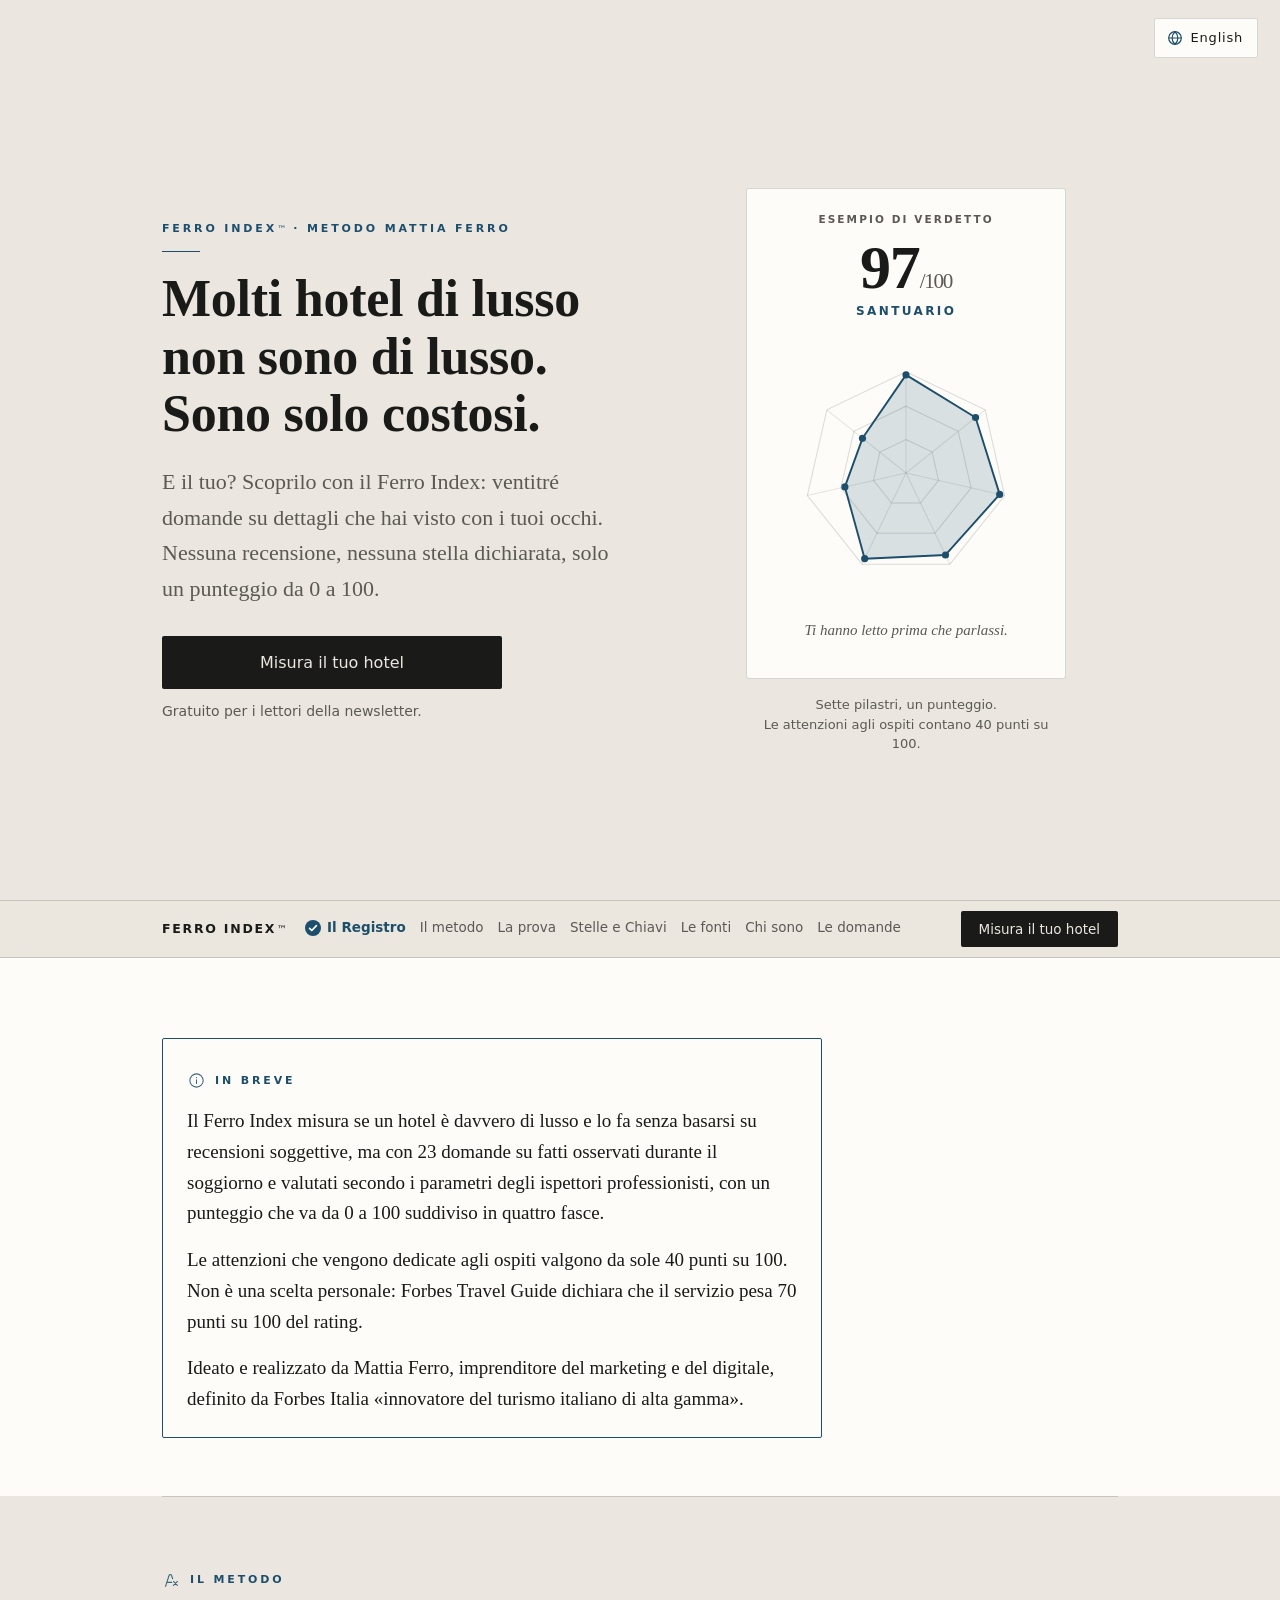
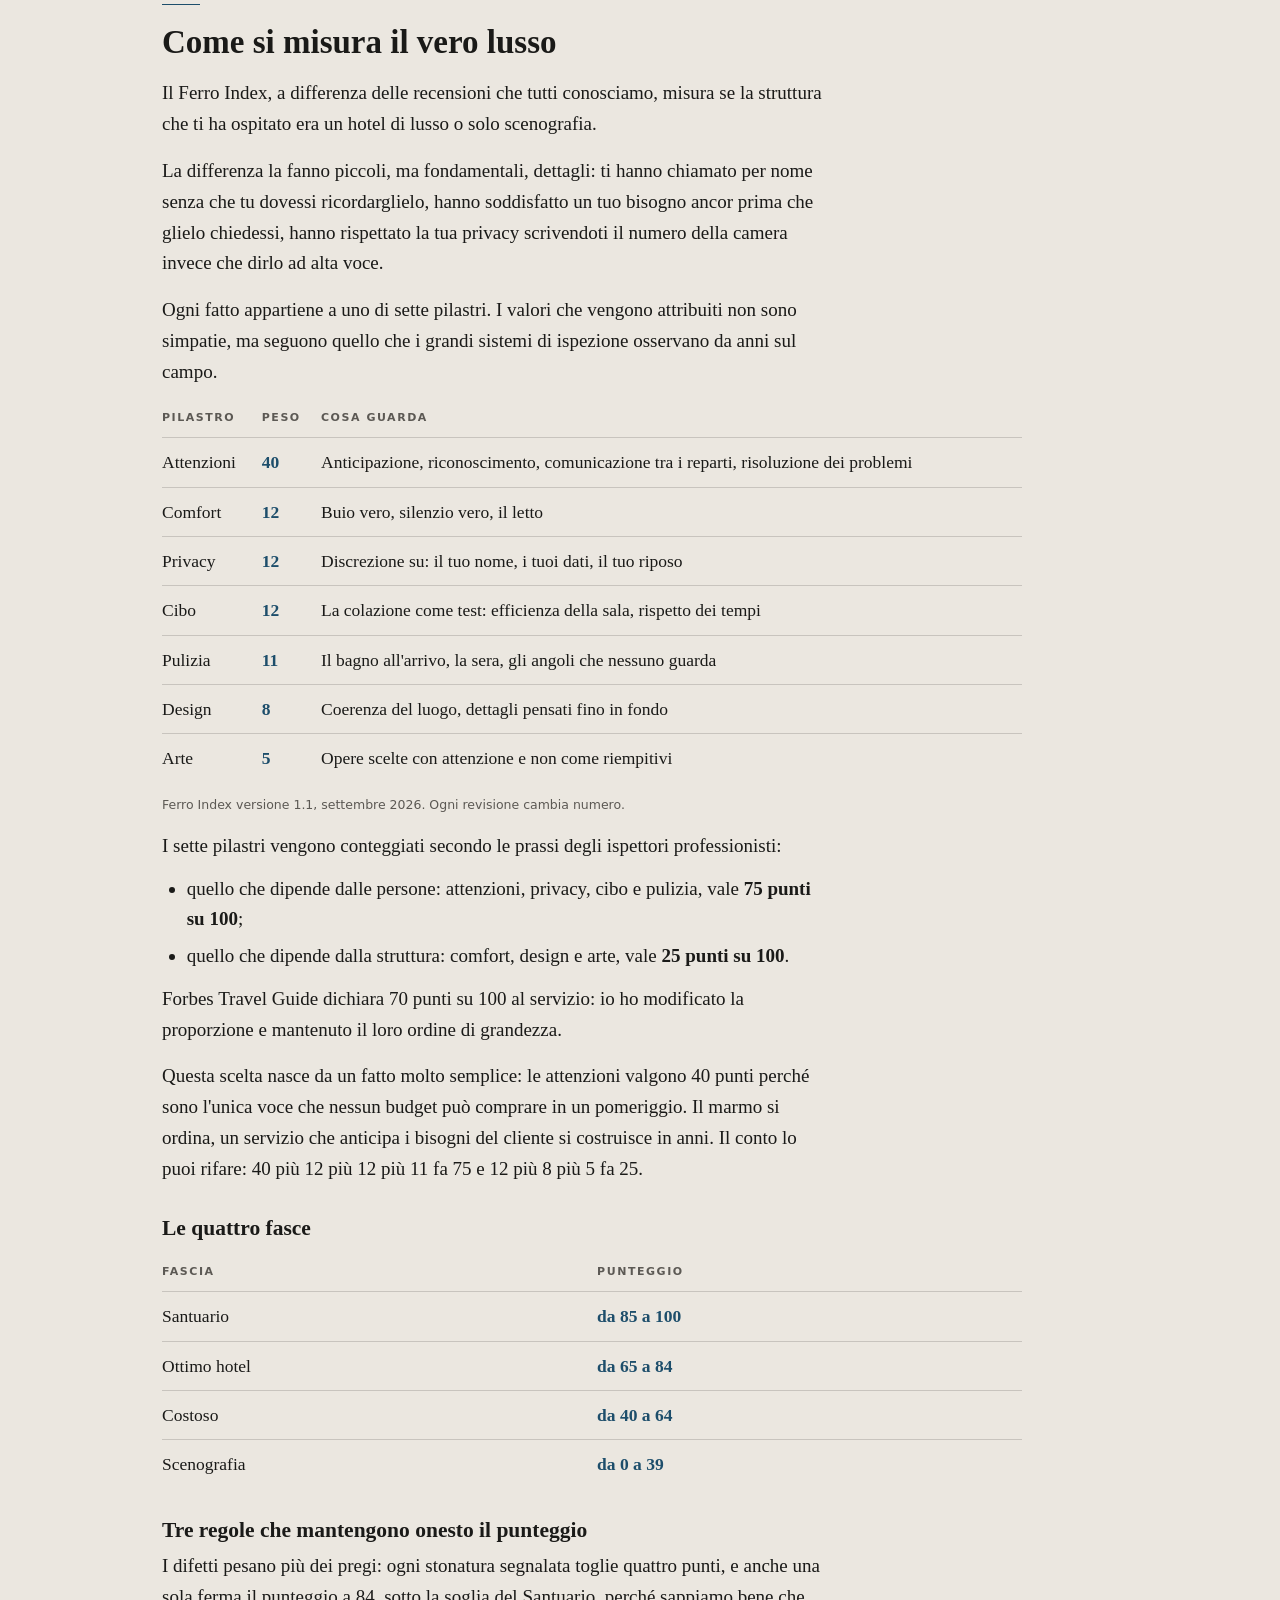
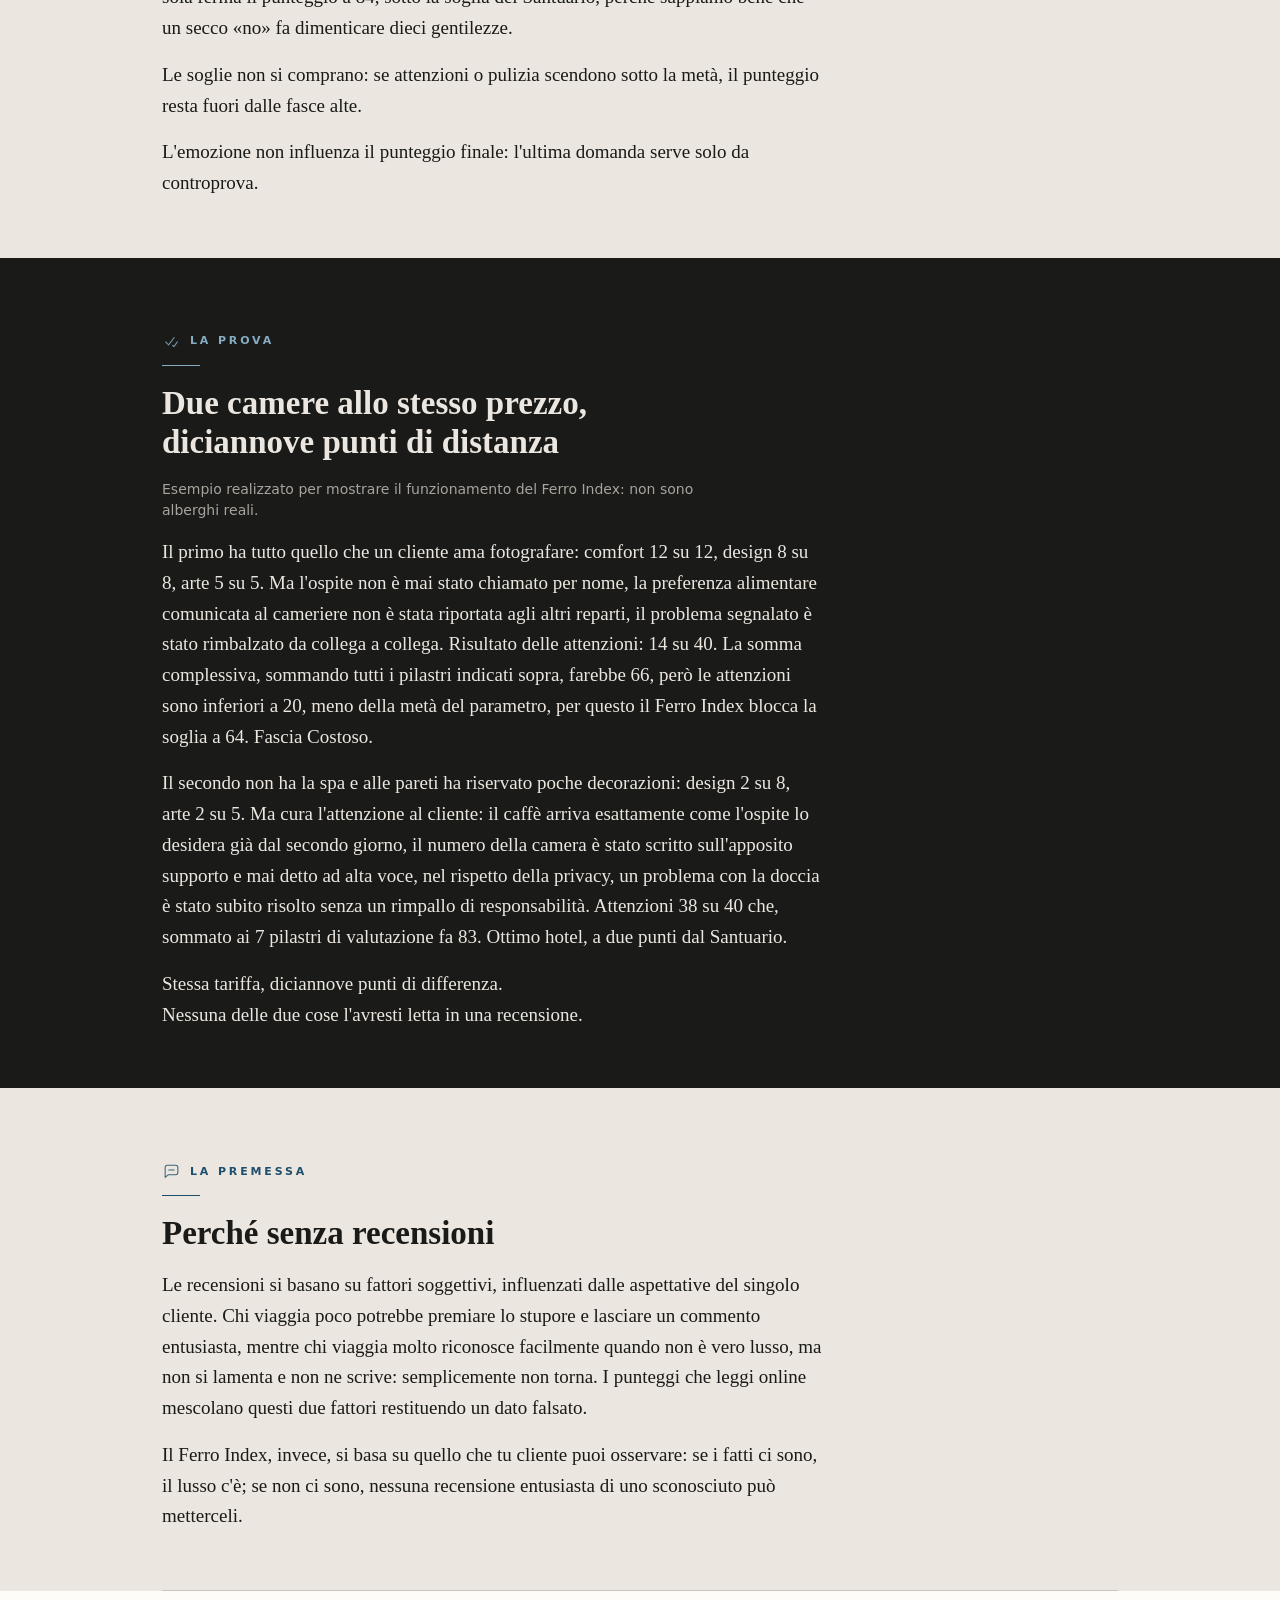
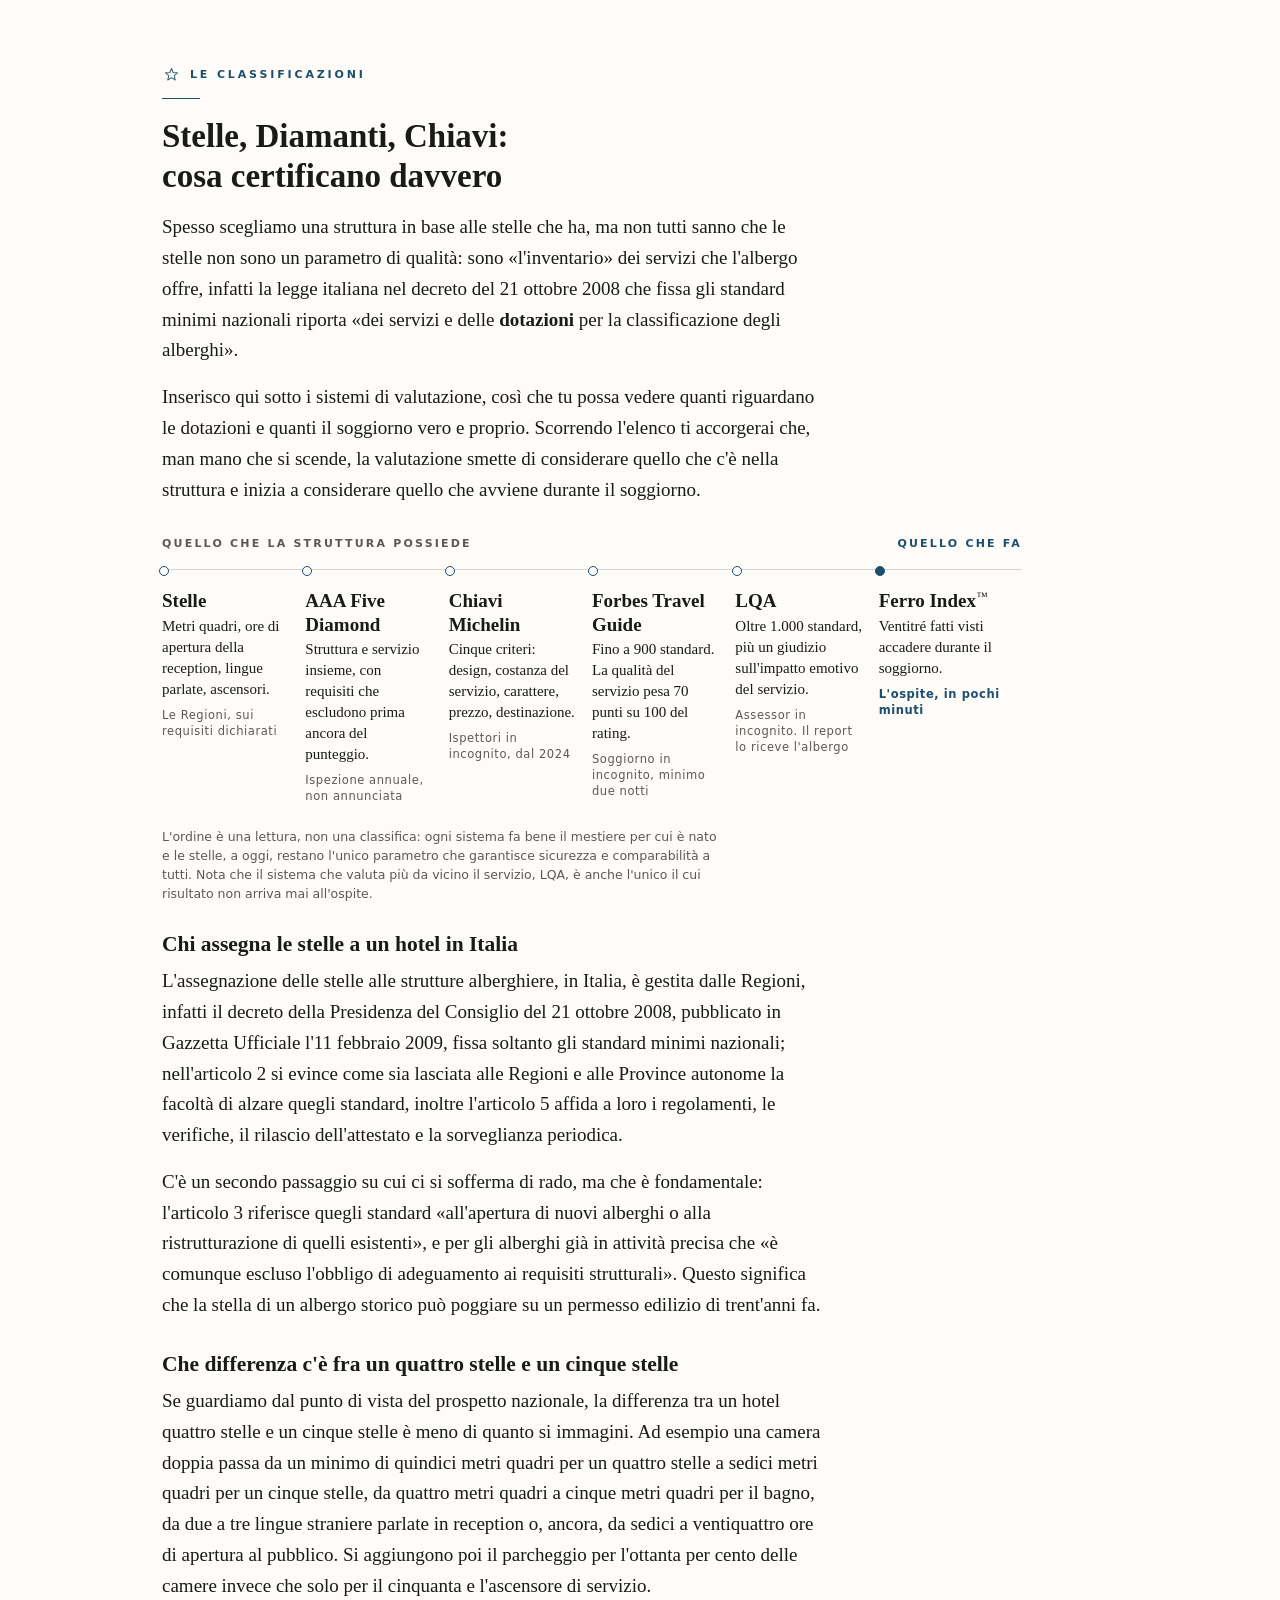
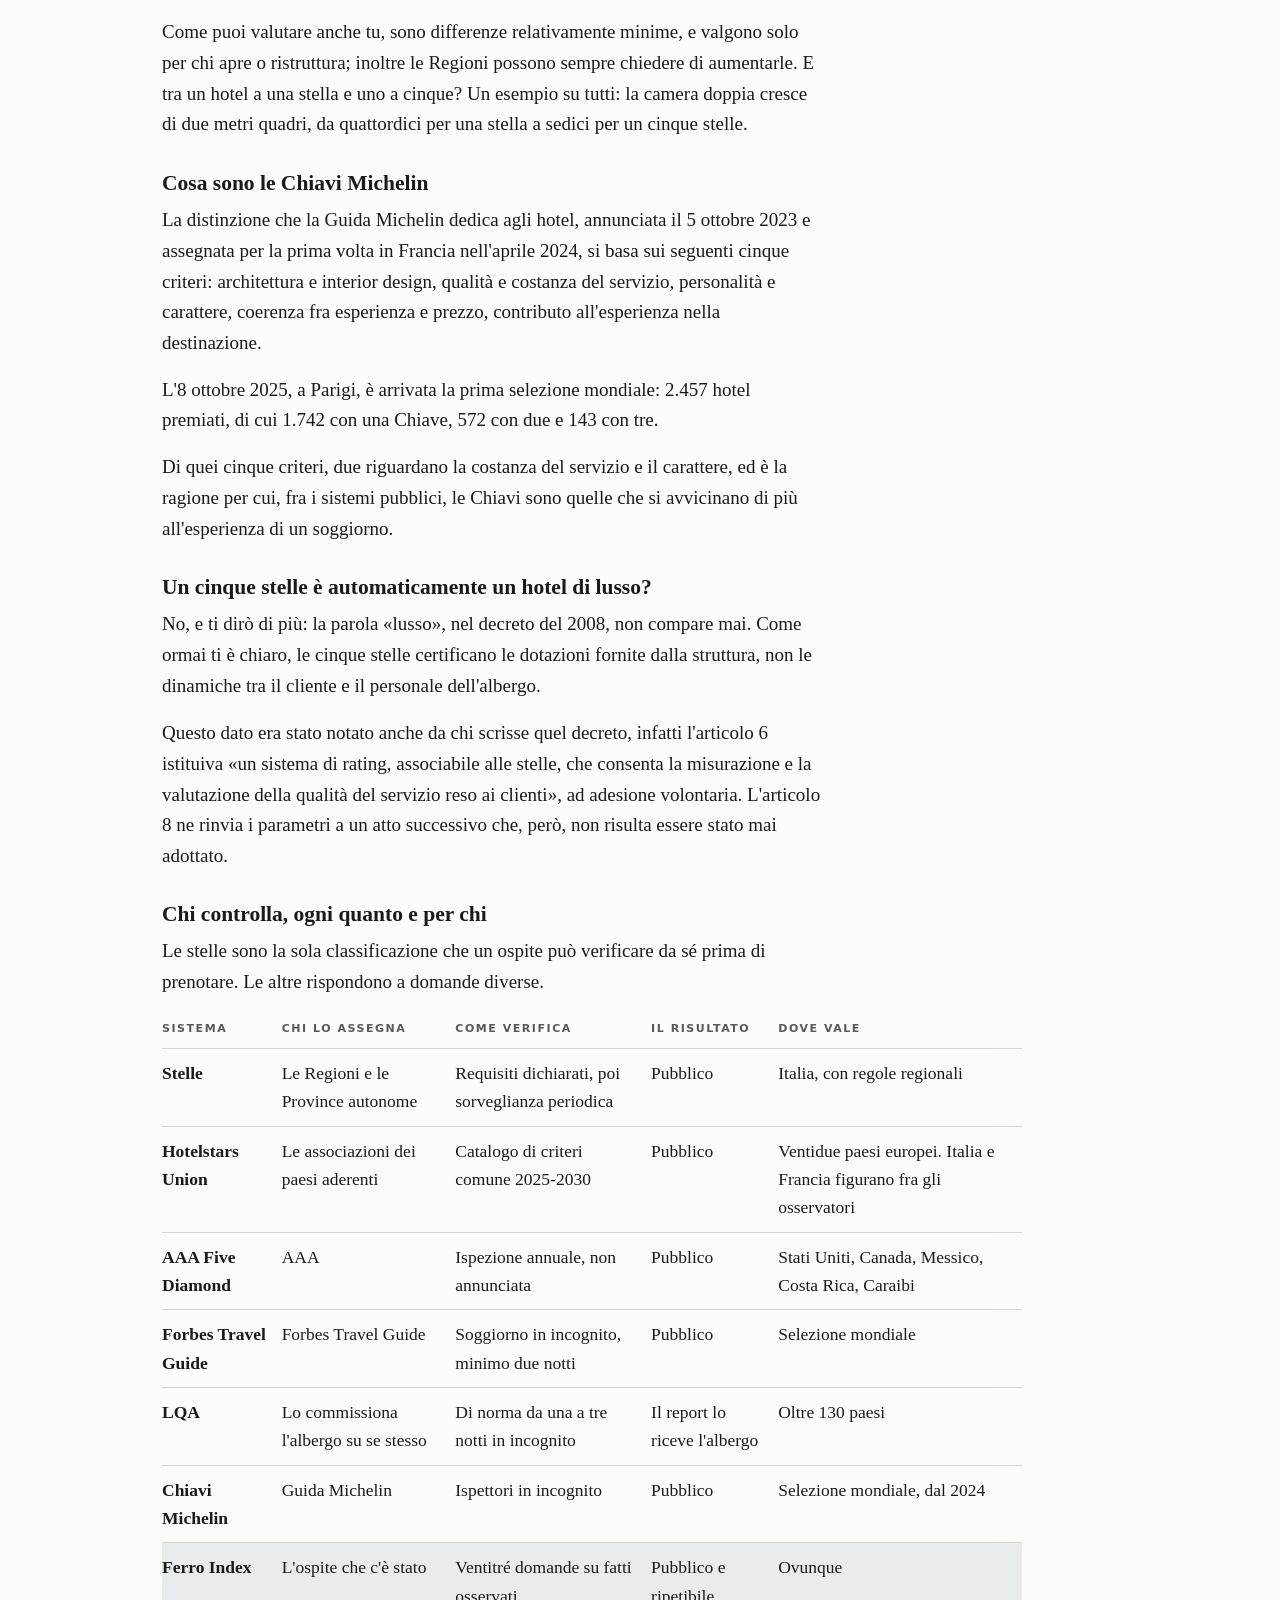
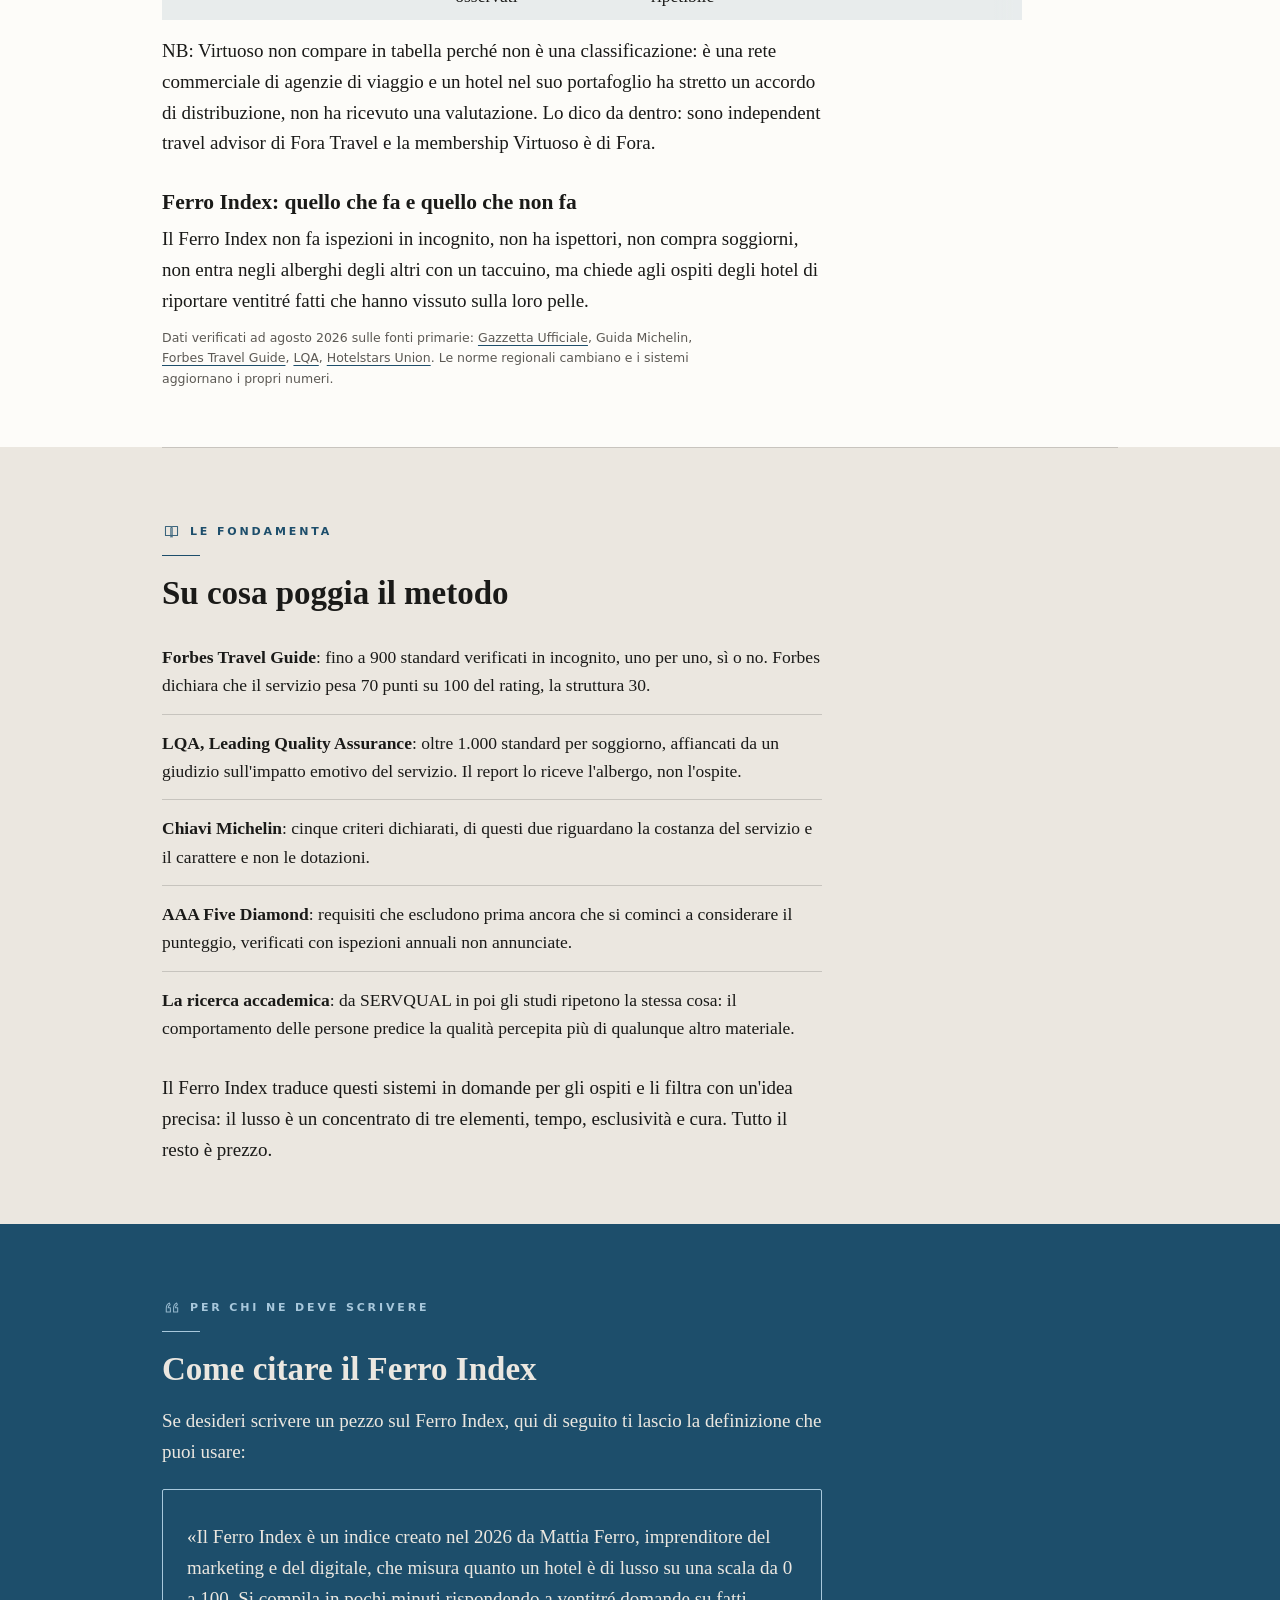
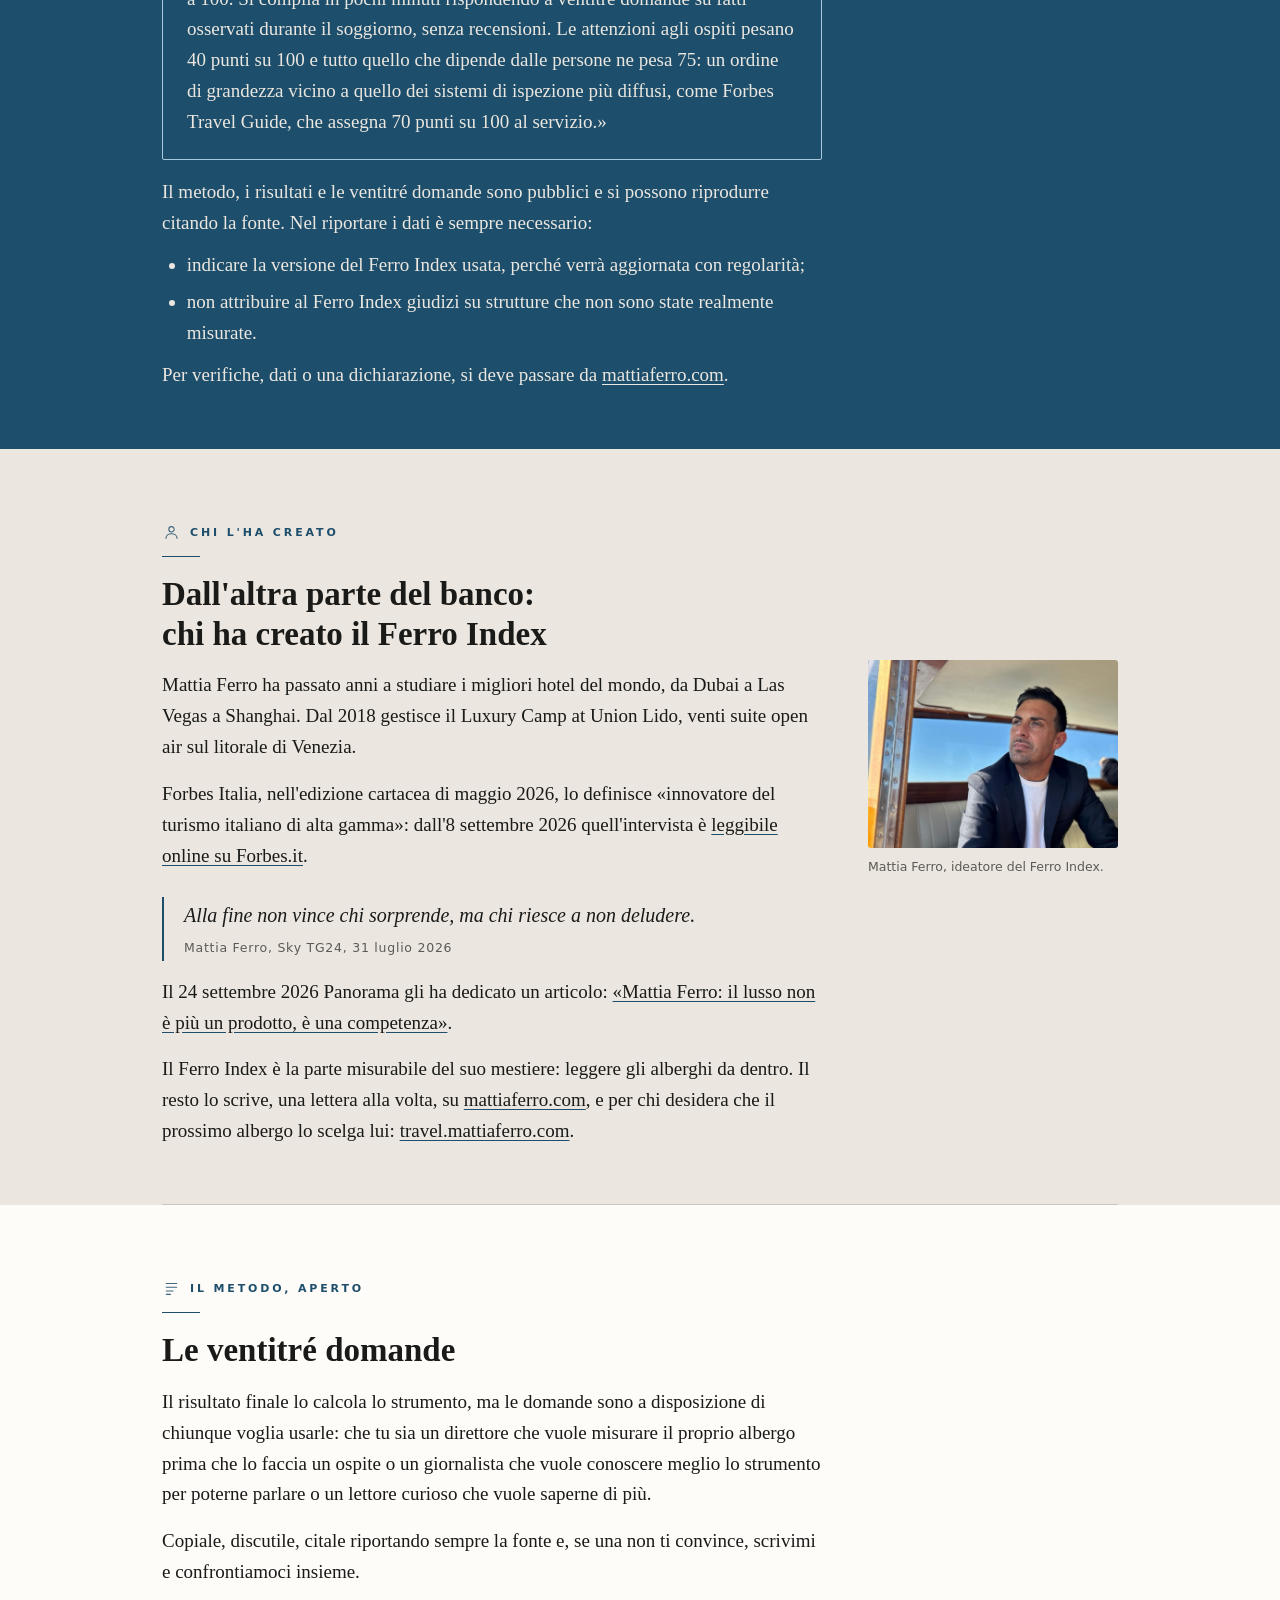
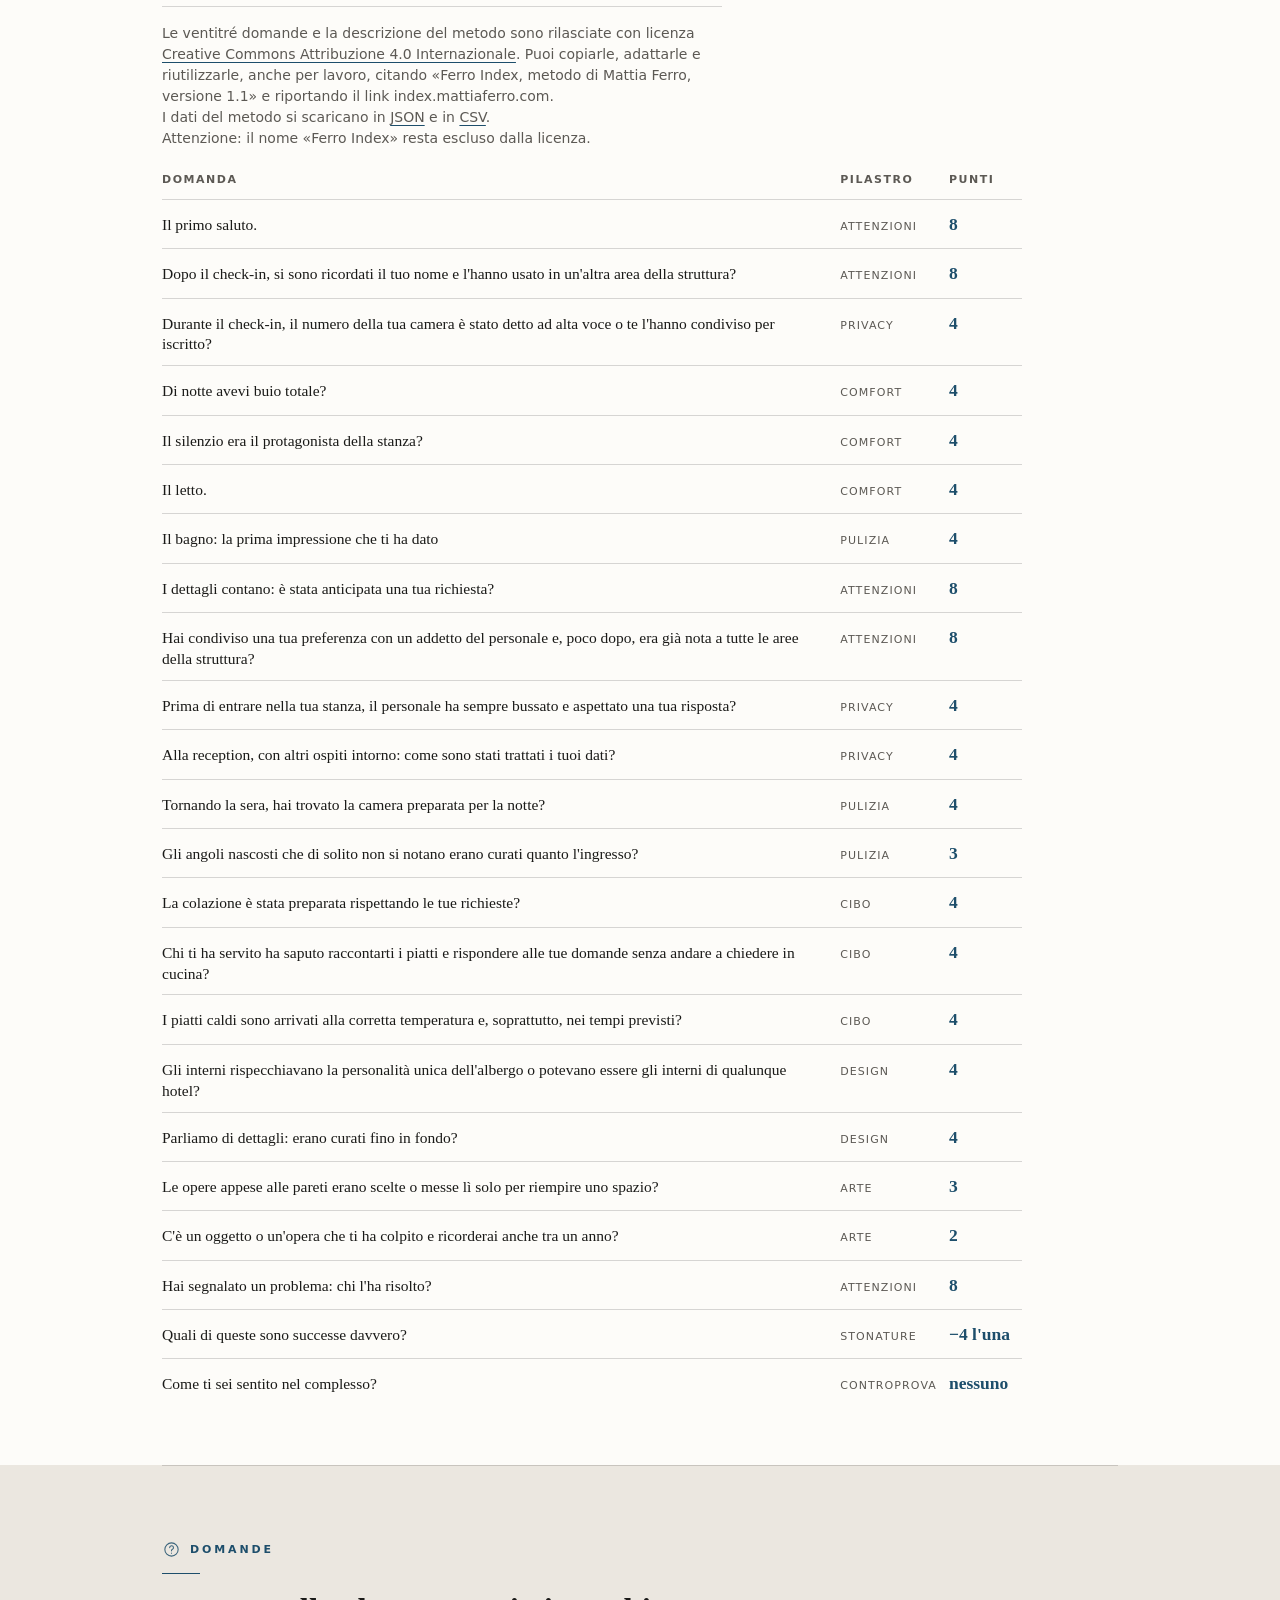
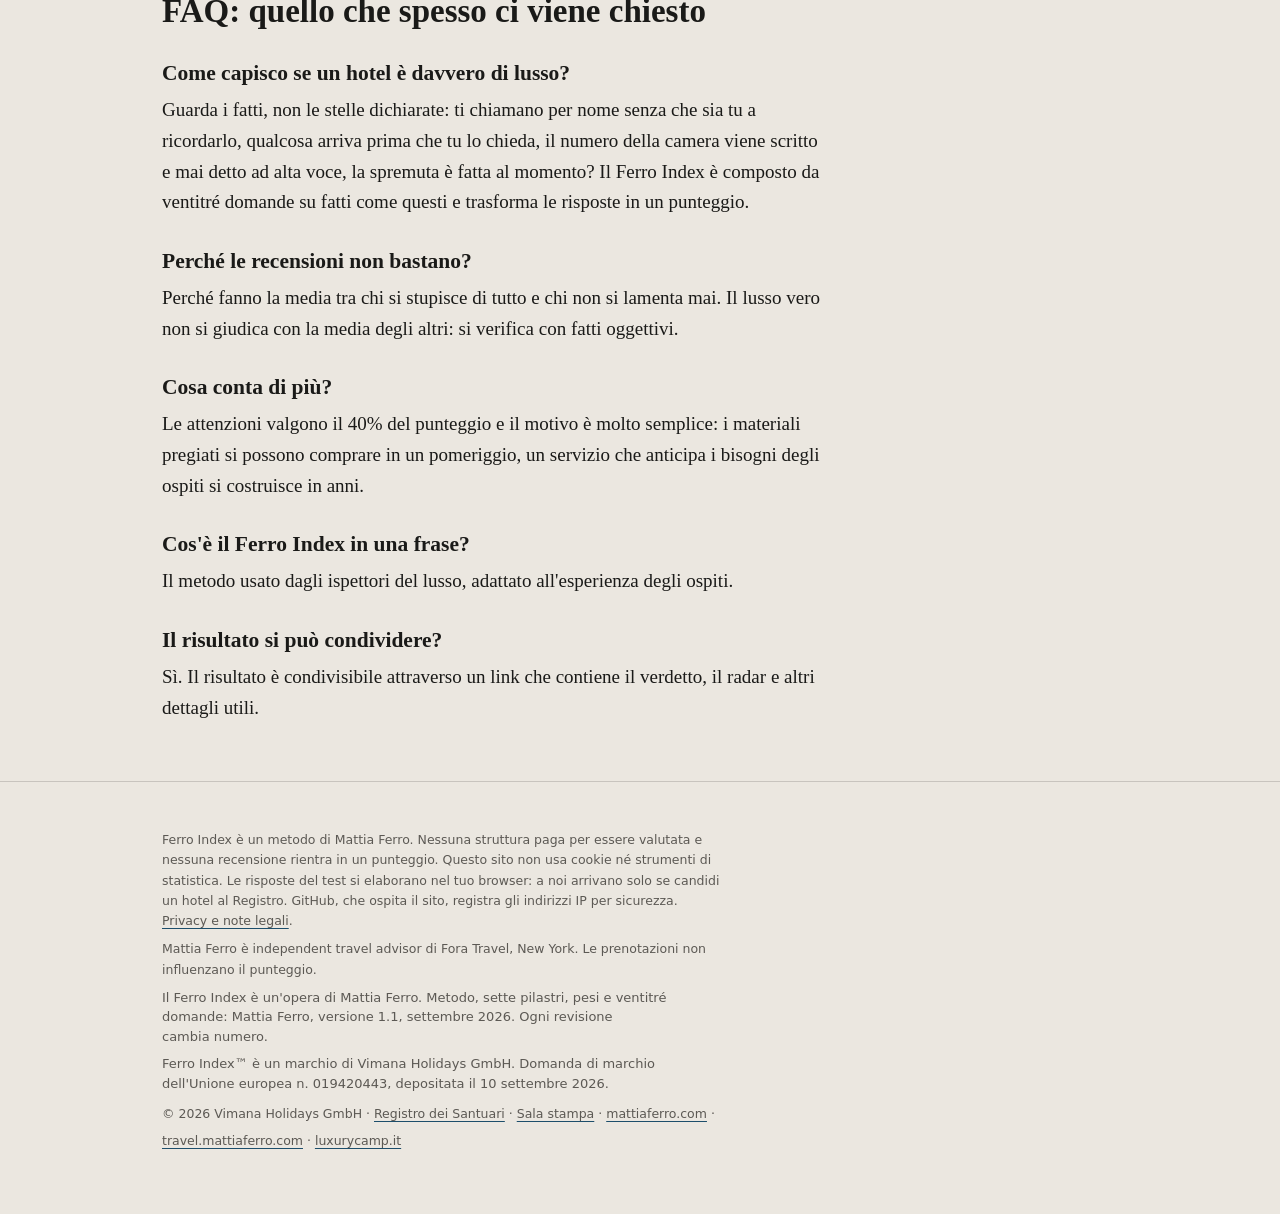
<file: index.html>
<!DOCTYPE html>
<html lang="it">
<head>
<meta charset="utf-8">
<meta name="viewport" content="width=device-width, initial-scale=1">
<script>
/* Prima di ogni altra cosa: il browser non deve rimettere la pagina dove era.
   Va dichiarato qui, in testa, perche' il ripristino puo' scattare prima che
   il resto del codice esista. */
try { if ('scrollRestoration' in history) history.scrollRestoration = 'manual'; } catch (e) {}
</script>
<title>Ferro Index: misura se un hotel è davvero di lusso</title>
<meta name="description" content="23 domande su fatti osservabili, nessuna recensione, un punteggio da 0 a 100. Il Ferro Index è il metodo di Mattia Ferro per capire se un hotel è lusso vero o soltanto costoso. Pochi minuti, gratuito.">
<link rel="canonical" href="https://index.mattiaferro.com/">
<link rel="alternate" hreflang="it" href="https://index.mattiaferro.com/">
<link rel="alternate" hreflang="en" href="https://index.mattiaferro.com/en/">
<link rel="alternate" hreflang="x-default" href="https://index.mattiaferro.com/">
<meta property="og:type" content="website">
<meta property="og:title" content="Ferro Index: il tuo hotel è lusso vero o soltanto costoso?">
<meta property="og:description" content="23 domande su fatti che hai visto con i tuoi occhi. Nessuna recensione. Un punteggio da 0 a 100, in pochi minuti.">
<meta property="og:url" content="https://index.mattiaferro.com/">
<meta property="og:locale" content="it_IT">
<meta property="og:image" content="https://index.mattiaferro.com/assets/og-ferro-index.png">
<meta property="og:image:width" content="1200">
<meta property="og:image:height" content="630">
<meta property="og:image:alt" content="Ferro Index: il tuo hotel è lusso vero o soltanto costoso?">
<meta name="twitter:card" content="summary_large_image">
<meta name="theme-color" content="#ebe7e0">
<link rel="icon" href="/assets/favicon.svg" type="image/svg+xml">
<link rel="icon" href="/assets/favicon-32.png" sizes="32x32" type="image/png">
<link rel="icon" href="/assets/favicon-16.png" sizes="16x16" type="image/png">
<link rel="apple-touch-icon" href="/assets/apple-touch-icon.png">
<link rel="stylesheet" href="/assets/ferro.css?v=91">
<script type="application/ld+json">
{
  "@context": "https://schema.org",
  "@graph": [
    {
      "@type": "WebApplication",
      "@id": "https://index.mattiaferro.com/#app",
      "name": "Ferro Index",
      "url": "https://index.mattiaferro.com/",
      "description": "Strumento gratuito che misura se un hotel è davvero di lusso: 23 domande su fatti osservabili dall'ospite, pesati secondo gli standard dell'ospitalità di lusso, un punteggio da 0 a 100 senza usare le recensioni.",
      "applicationCategory": "TravelApplication",
      "operatingSystem": "Web",
      "inLanguage": [
        "it",
        "en"
      ],
      "isAccessibleForFree": true,
      "offers": {
        "@type": "Offer",
        "price": "0",
        "priceCurrency": "EUR"
      },
      "author": {
        "@id": "https://index.mattiaferro.com/#mattiaferro"
      },
      "mentions": [
        {
          "@type": "Organization",
          "name": "MICHELIN Guide",
          "sameAs": "https://guide.michelin.com/"
        },
        {
          "@type": "Organization",
          "name": "Forbes Travel Guide",
          "sameAs": "https://www.forbestravelguide.com/"
        },
        {
          "@type": "Organization",
          "name": "AAA",
          "sameAs": "https://www.aaa.com/diamonds"
        },
        {
          "@type": "Organization",
          "name": "Hotelstars Union",
          "sameAs": "https://www.hotelstars.eu/"
        },
        {
          "@type": "Organization",
          "name": "Leading Quality Assurance",
          "sameAs": "https://lqagroup.com/"
        }
      ],
      "citation": [
        {
          "@type": "Legislation",
          "name": "Decreto 21 ottobre 2008, standard minimi nazionali per la classificazione alberghiera",
          "url": "https://www.gazzettaufficiale.it/eli/id/2009/02/11/09A01326/sg"
        },
        {
          "@type": "WebPage",
          "name": "Forbes Travel Guide, About",
          "url": "https://www.forbestravelguide.com/about"
        },
        {
          "@type": "WebPage",
          "name": "Hotelstars Union, FAQ",
          "url": "https://www.hotelstars.eu/about-us/faq"
        },
        {
          "@type": "WebPage",
          "name": "LQA, Hotel Assessments",
          "url": "https://lqagroup.com/hotel-assessments/"
        }
      ],
      "isBasedOn": {
        "@type": "Article",
        "name": "Stelle e Chiavi Michelin: cosa certificano davvero",
        "url": "https://www.mattiaferro.com/p/stelle-chiavi-michelin-lusso",
        "author": {
          "@id": "https://index.mattiaferro.com/#mattiaferro"
        }
      },
      "license": "https://creativecommons.org/licenses/by/4.0/deed.it",
      "softwareVersion": "1.1",
      "creator": {
        "@id": "https://index.mattiaferro.com/#mattiaferro"
      }
    },
    {
      "@type": "Person",
      "@id": "https://index.mattiaferro.com/#mattiaferro",
      "name": "Mattia Ferro",
      "jobTitle": "Imprenditore del marketing e del digitale, ideatore del Ferro Index",
      "description": "Imprenditore del marketing e del digitale e ideatore del Ferro Index. Forbes Italia lo ha definito «innovatore del turismo italiano di alta gamma». Ha fondato e gestisce il Luxury Camp at Union Lido (Cavallino-Treporti, Venezia). Independent travel advisor di Fora Travel.",
      "url": "https://mattiaferro.com",
      "subjectOf": [
        {
          "@type": "NewsArticle",
          "headline": "Il vero lusso nel 2026 non è lo sfarzo: il metodo dell'imprenditore italiano che ha trasformato il glamping in alta hôtellerie",
          "url": "https://forbes.it/2026/09/08/mattia-ferro-nuovo-lusso-luxury-camp",
          "datePublished": "2026-09-08",
          "publisher": { "@type": "Organization", "name": "Forbes Italia" }
        },
        {
          "@type": "NewsArticle",
          "headline": "Mattia Ferro: il lusso non è più un prodotto, è una competenza",
          "url": "https://www.panorama.it/attualita/mattia-ferro-il-lusso-non-e-piu-un-prodotto-e-una-competenza",
          "datePublished": "2026-09-24",
          "inLanguage": "it",
          "publisher": { "@type": "Organization", "name": "Panorama", "url": "https://www.panorama.it/" }
        }
      ],
      "sameAs": [
        "https://mattiaferro.com",
        "https://travel.mattiaferro.com",
        "https://www.linkedin.com/in/mattiaferro",
        "https://luxurycamp.it"
      ]
    },
    {
      "@type": "FAQPage",
      "@id": "https://index.mattiaferro.com/#faq",
      "mainEntity": [
        {
          "@type": "Question",
          "name": "Come capisco se un hotel è davvero di lusso?",
          "acceptedAnswer": {
            "@type": "Answer",
            "text": "Guarda i fatti, non le stelle dichiarate: ti chiamano per nome senza che sia tu a ricordarlo, qualcosa arriva prima che tu lo chieda, il numero della camera viene scritto e mai detto ad alta voce, la spremuta è fatta al momento? Il Ferro Index è composto da ventitré domande su fatti come questi e trasforma le risposte in un punteggio."
          }
        },
        {
          "@type": "Question",
          "name": "Perché le recensioni non bastano per giudicare un hotel di lusso?",
          "acceptedAnswer": {
            "@type": "Answer",
            "text": "Perché fanno la media tra chi si stupisce di tutto e chi non si lamenta mai. Il lusso vero non si giudica con la media degli altri: si verifica con fatti oggettivi."
          }
        },
        {
          "@type": "Question",
          "name": "Cosa conta di più in un hotel di lusso?",
          "acceptedAnswer": {
            "@type": "Answer",
            "text": "Le attenzioni valgono il 40% del punteggio e il motivo è molto semplice: i materiali pregiati si possono comprare in un pomeriggio, un servizio che anticipa i bisogni degli ospiti si costruisce in anni."
          }
        },
        {
          "@type": "Question",
          "name": "Cos'è il Ferro Index?",
          "acceptedAnswer": {
            "@type": "Answer",
            "text": "Il metodo usato dagli ispettori del lusso, adattato all'esperienza degli ospiti."
          }
        },
        {
          "@type": "Question",
          "name": "Il risultato del Ferro Index si può condividere?",
          "acceptedAnswer": {
            "@type": "Answer",
            "text": "Sì. Il risultato è condivisibile attraverso un link che contiene il verdetto, il radar e altri dettagli utili."
          }
        },
        {
          "@type": "Question",
          "name": "Chi assegna le stelle a un hotel in Italia?",
          "acceptedAnswer": {
            "@type": "Answer",
            "text": "L'assegnazione delle stelle alle strutture alberghiere, in Italia, è gestita dalle Regioni, infatti il decreto della Presidenza del Consiglio del 21 ottobre 2008, pubblicato in Gazzetta Ufficiale l'11 febbraio 2009, fissa soltanto gli standard minimi nazionali; nell'articolo 2 si evince come sia lasciata alle Regioni e alle Province autonome la facoltà di alzare quegli standard, inoltre l'articolo 5 affida a loro i regolamenti, le verifiche, il rilascio dell'attestato e la sorveglianza periodica. C'è un secondo passaggio su cui ci si sofferma di rado, ma che è fondamentale: l'articolo 3 riferisce quegli standard «all'apertura di nuovi alberghi o alla ristrutturazione di quelli esistenti», e per gli alberghi già in attività precisa che «è comunque escluso l'obbligo di adeguamento ai requisiti strutturali». Questo significa che la stella di un albergo storico può poggiare su un permesso edilizio di trent'anni fa."
          }
        },
        {
          "@type": "Question",
          "name": "Che differenza c'è fra un hotel a 4 stelle e uno a 5 stelle?",
          "acceptedAnswer": {
            "@type": "Answer",
            "text": "Se guardiamo dal punto di vista del prospetto nazionale, la differenza tra un hotel quattro stelle e un cinque stelle è meno di quanto si immagini. Ad esempio una camera doppia passa da un minimo di quindici metri quadri per un quattro stelle a sedici metri quadri per un cinque stelle, da quattro metri quadri a cinque metri quadri per il bagno, da due a tre lingue straniere parlate in reception o, ancora, da sedici a ventiquattro ore di apertura al pubblico. Si aggiungono poi il parcheggio per l'ottanta per cento delle camere invece che solo per il cinquanta e l'ascensore di servizio. Come puoi valutare anche tu, sono differenze relativamente minime, e valgono solo per chi apre o ristruttura; inoltre le Regioni possono sempre chiedere di aumentarle. E tra un hotel a una stella e uno a cinque? Un esempio su tutti: la camera doppia cresce di due metri quadri, da quattordici per una stella a sedici per un cinque stelle."
          }
        },
        {
          "@type": "Question",
          "name": "Cosa sono le Chiavi Michelin?",
          "acceptedAnswer": {
            "@type": "Answer",
            "text": "La distinzione che la Guida Michelin dedica agli hotel, annunciata il 5 ottobre 2023 e assegnata per la prima volta in Francia nell'aprile 2024, si basa sui seguenti cinque criteri: architettura e interior design, qualità e costanza del servizio, personalità e carattere, coerenza fra esperienza e prezzo, contributo all'esperienza nella destinazione. L'8 ottobre 2025, a Parigi, è arrivata la prima selezione mondiale: 2.457 hotel premiati, di cui 1.742 con una Chiave, 572 con due e 143 con tre. Di quei cinque criteri, due riguardano la costanza del servizio e il carattere, ed è la ragione per cui, fra i sistemi pubblici, le Chiavi sono quelle che si avvicinano di più all'esperienza di un soggiorno."
          }
        },
        {
          "@type": "Question",
          "name": "Un hotel a 5 stelle è automaticamente un hotel di lusso?",
          "acceptedAnswer": {
            "@type": "Answer",
            "text": "No, e ti dirò di più: la parola «lusso», nel decreto del 2008, non compare mai. Come ormai ti è chiaro, le cinque stelle certificano le dotazioni fornite dalla struttura, non le dinamiche tra il cliente e il personale dell'albergo. Questo dato era stato notato anche da chi scrisse quel decreto, infatti l'articolo 6 istituiva «un sistema di rating, associabile alle stelle, che consenta la misurazione e la valutazione della qualità del servizio reso ai clienti», ad adesione volontaria. L'articolo 8 ne rinvia i parametri a un atto successivo che, però, non risulta essere stato mai adottato."
          }
        }
      ]
    }
  ]
}
</script>
<script type="application/ld+json">
{
  "@context": "https://schema.org",
  "@type": "Dataset",
  "@id": "https://index.mattiaferro.com/#dataset-metodo",
  "name": "Ferro Index: pilastri, pesi, domande e fasce di punteggio (versione 1.1)",
  "alternateName": "Ferro Index hotel luxury score: pillars, weights, questions and score bands, version 1.1",
  "description": "Parametri del Ferro Index, il test online che misura su una scala da 0 a 100 quanto un hotel è di lusso a partire dal soggiorno di un ospite, con domande su fatti osservati e senza usare recensioni. Ideato da Mattia Ferro e pubblicato il 16 agosto 2026, versione 1.1 di settembre 2026. Contiene i sette pilastri con i pesi (Attenzioni 40, Comfort 12, Privacy 12, Cibo 12, Pulizia 11, Design 8, Arte 5 punti su 100), le 23 domande in italiano e in inglese con sezione, pilastro, peso nominale, nota e risposte, le quattro fasce con i verdetti (Santuario da 85 a 100, Ottimo hotel da 65 a 84, Costoso da 40 a 64, Scenografia da 0 a 39) e le regole del punteggio.",
  "url": "https://index.mattiaferro.com/",
  "version": "1.1",
  "datePublished": "2026-08-16",
  "dateModified": "2026-09-21",
  "inLanguage": [
    "it",
    "en"
  ],
  "isAccessibleForFree": true,
  "license": "https://creativecommons.org/licenses/by/4.0/",
  "creditText": "Ferro Index, metodo di Mattia Ferro, versione 1.1",
  "keywords": [
    "Ferro Index",
    "hotel di lusso",
    "ospitalità di lusso",
    "qualità del servizio alberghiero",
    "luxury hotel",
    "hotel rating"
  ],
  "about": {
    "@id": "https://index.mattiaferro.com/#app"
  },
  "creator": {
    "@type": "Person",
    "@id": "https://index.mattiaferro.com/#mattiaferro",
    "name": "Mattia Ferro",
    "url": "https://mattiaferro.com",
    "sameAs": [
      "https://mattiaferro.com",
      "https://travel.mattiaferro.com",
      "https://www.linkedin.com/in/mattiaferro",
      "https://luxurycamp.it"
    ]
  },
  "measurementTechnique": "Questionario compilato dall'ospite dopo il soggiorno, con domande su fatti osservati: risposte sì o no (in quattro domande con una via di mezzo che vale metà), scale a cinque livelli, un elenco di stonature da segnalare e risposte di esclusione quando la domanda non si applica al soggiorno o l'ospite non può giudicarla. Il valore di ogni risposta è nei file di distribuzione.",
  "variableMeasured": [
    {
      "@type": "PropertyValue",
      "name": "Pilastro",
      "description": "Attenzioni, Comfort, Privacy, Cibo, Pulizia, Design, Arte"
    },
    {
      "@type": "PropertyValue",
      "name": "Peso del pilastro",
      "unitText": "punti su 100",
      "minValue": 5,
      "maxValue": 40
    },
    {
      "@type": "PropertyValue",
      "name": "Peso nominale della domanda",
      "unitText": "punti su 100",
      "minValue": 0,
      "maxValue": 8
    },
    {
      "@type": "PropertyValue",
      "name": "Quota della risposta",
      "description": "Frazione del peso della domanda (0; 0,25; 0,5; 0,75; 1), vuota per le risposte di esclusione",
      "minValue": 0,
      "maxValue": 1
    },
    {
      "@type": "PropertyValue",
      "name": "Fascia di punteggio",
      "description": "Santuario, Ottimo hotel, Costoso, Scenografia"
    },
    {
      "@type": "PropertyValue",
      "name": "Punteggio Ferro Index",
      "unitText": "punti su 100",
      "minValue": 0,
      "maxValue": 100
    }
  ],
  "distribution": [
    {
      "@type": "DataDownload",
      "encodingFormat": "application/json",
      "contentUrl": "https://index.mattiaferro.com/assets/ferro-index-metodo.json"
    },
    {
      "@type": "DataDownload",
      "encodingFormat": "text/csv",
      "contentUrl": "https://index.mattiaferro.com/assets/ferro-index-metodo.csv"
    }
  ]
}
</script>
</head>
<body>

<div class="progress" id="progress"></div>

<a class="lang lang-bottone" href="/en/" hreflang="en" lang="en"><svg class="lang-icona" viewBox="0 0 16 16" aria-hidden="true" focusable="false"><circle cx="8" cy="8" r="6.3"/><path d="M1.7 8h12.6M8 1.7c1.9 1.7 2.9 3.9 2.9 6.3s-1 4.6-2.9 6.3C6.1 12.6 5.1 10.4 5.1 8S6.1 3.4 8 1.7z"/></svg>English</a>

<div class="wrap" id="top">

  <header class="hero" id="hero">
    <div class="hero-testo">
    <p class="occhiello"><span>Ferro Index<span class="tm">™</span> · Metodo Mattia Ferro</span></p>
    <hr class="filetto">
    <h1>Molti hotel di lusso non sono di lusso. Sono solo costosi.</h1>
    <p class="sotto">E il tuo? Scoprilo con il Ferro Index: ventitré domande su dettagli che hai visto con i tuoi occhi. Nessuna recensione, nessuna stella dichiarata, solo un punteggio da 0 a 100.</p>
    <button class="btn" data-start type="button">Misura il tuo hotel</button>
    <p class="micro">Gratuito per i lettori della newsletter.</p>
  </div>
  <div class="hero-figura">
    <div class="anteprima">
      <p class="anteprima-eti">Esempio di verdetto</p>
      <div class="anteprima-num"><span class="cifra">97</span><span class="su">/100</span></div>
      <p class="anteprima-fascia">Santuario</p>
      <div id="radar-vivo" class="radar-vivo"></div>
      <p class="anteprima-nota">Ti hanno letto prima che parlassi.</p>
    </div>
    <p class="figura-dida">Sette pilastri, un punteggio.<br>Le attenzioni agli ospiti contano 40 punti su 100.</p>
    </div>
  </header>
  </div>

<nav class="menu" id="menu" aria-label="Sezioni">
  <div class="menu-wrap">
    <a class="menu-marchio" href="#top">Ferro Index<span class="tm">™</span></a>
    <div class="menu-voci">
      <a class="menu-registro" href="/santuari/"><svg class="spunta" viewBox="0 0 16 16" aria-hidden="true" focusable="false"><circle cx="8" cy="8" r="8"/><path d="M4.6 8.3l2.2 2.2 4.6-4.9" fill="none" stroke="#fff" stroke-width="1.7" stroke-linecap="round" stroke-linejoin="round"/></svg>Il Registro</a>
      <a href="#metodo">Il metodo</a>
      <a href="#prova">La prova</a>
      <a href="#classificazioni">Stelle e Chiavi</a>
      <a href="#fonti">Le fonti</a>
      <a href="#autore">Chi sono</a>
      <a href="#domande">Le domande</a>
    </div>
    <button class="menu-cta" data-start type="button">Misura il tuo hotel</button>
  </div>
</nav>

  <main class="wrap" id="contenuto">

  <div id="app"></div>
  <div id="announce" class="sr-only" aria-live="polite"></div>

  <noscript><p class="micro">Il test ha bisogno di JavaScript. Il metodo, però, lo leggi comunque qui sotto.</p></noscript>

  <section class="blocco chiara" id="inbreve">
    <div class="inbreve">
      <p class="occhiello"><svg class="sez-segno" viewBox="0 0 24 24" aria-hidden="true" fill="none" stroke="currentColor" stroke-width="1.35" stroke-linecap="round" stroke-linejoin="round"><circle cx="12" cy="12" r="8.4"/><path d="M12 8.2v.2M12 11.2v4.6"/></svg>In breve</p>
      <p>Il Ferro Index misura se un hotel è davvero di lusso e lo fa senza basarsi su recensioni soggettive, ma con 23 domande su fatti osservati durante il soggiorno e valutati secondo i parametri degli ispettori professionisti, con un punteggio che va da 0 a 100 suddiviso in quattro fasce.</p>
      <p>Le attenzioni che vengono dedicate agli ospiti valgono da sole 40 punti su 100. Non è una scelta personale: Forbes Travel Guide dichiara che il servizio pesa 70 punti su 100 del rating.</p>
      <p>Ideato e realizzato da Mattia Ferro, imprenditore del marketing e del digitale, definito da Forbes Italia «innovatore del turismo italiano di alta gamma».</p>
    </div>
  </section>

  <section class="blocco" id="metodo">
    <p class="occhiello"><svg class="sez-segno" viewBox="0 0 24 24" aria-hidden="true" fill="none" stroke="currentColor" stroke-width="1.35" stroke-linecap="round" stroke-linejoin="round"><path d="M4.5 19.5L9 5.4a1.6 1.6 0 0 1 3 0l1.4 4.4"/><path d="M6.6 14.4h5.6"/><path d="M14.4 13.2l5.1 5.1M19.5 13.2l-5.1 5.1"/></svg>Il metodo</p>
    <hr class="filetto">
    <h2>Come si misura il vero lusso</h2>
    <p>Il Ferro Index, a differenza delle recensioni che tutti conosciamo, misura se la struttura che ti ha ospitato era un hotel di lusso o solo scenografia.</p>
    <p>La differenza la fanno piccoli, ma fondamentali, dettagli: ti hanno chiamato per nome senza che tu dovessi ricordarglielo, hanno soddisfatto un tuo bisogno ancor prima che glielo chiedessi, hanno rispettato la tua privacy scrivendoti il numero della camera invece che dirlo ad alta voce.</p>
    <p>Ogni fatto appartiene a uno di sette pilastri. I valori che vengono attribuiti non sono simpatie, ma seguono quello che i grandi sistemi di ispezione osservano da anni sul campo.</p>

    <table class="pesi">
      <thead><tr><th>Pilastro</th><th>Peso</th><th>Cosa guarda</th></tr></thead>
      <tbody>
        <tr><td>Attenzioni</td><td class="num">40</td><td>Anticipazione, riconoscimento, comunicazione tra i reparti, risoluzione dei problemi</td></tr>
        <tr><td>Comfort</td><td class="num">12</td><td>Buio vero, silenzio vero, il letto</td></tr>
        <tr><td>Privacy</td><td class="num">12</td><td>Discrezione su: il tuo nome, i tuoi dati, il tuo riposo</td></tr>
        <tr><td>Cibo</td><td class="num">12</td><td>La colazione come test: efficienza della sala, rispetto dei tempi</td></tr>
        <tr><td>Pulizia</td><td class="num">11</td><td>Il bagno all'arrivo, la sera, gli angoli che nessuno guarda</td></tr>
        <tr><td>Design</td><td class="num">8</td><td>Coerenza del luogo, dettagli pensati fino in fondo</td></tr>
        <tr><td>Arte</td><td class="num">5</td><td>Opere scelte con attenzione e non come riempitivi</td></tr>
      </tbody>
    </table>

    <p class="didascalia">Ferro Index versione 1.1, settembre 2026. Ogni revisione cambia numero.</p>

    <p>I sette pilastri vengono conteggiati secondo le prassi degli ispettori professionisti:</p>
    <ul class="elenco-metodo">
      <li>quello che dipende dalle persone: attenzioni, privacy, cibo e pulizia, vale <strong>75 punti su 100</strong>;</li>
      <li>quello che dipende dalla struttura: comfort, design e arte, vale <strong>25 punti su 100</strong>.</li>
    </ul>
    <p>Forbes Travel Guide dichiara 70 punti su 100 al servizio: io ho modificato la proporzione e mantenuto il loro ordine di grandezza.</p>
    <p>Questa scelta nasce da un fatto molto semplice: le attenzioni valgono 40 punti perché sono l'unica voce che nessun budget può comprare in un pomeriggio. Il marmo si ordina, un servizio che anticipa i bisogni del cliente si costruisce in anni. Il conto lo puoi rifare: 40 più 12 più 12 più 11 fa 75 e 12 più 8 più 5 fa 25.</p>

    <h3>Le quattro fasce</h3>
    <table class="pesi">
      <thead><tr><th>Fascia</th><th>Punteggio</th></tr></thead>
      <tbody>
        <tr><td>Santuario</td><td class="num">da 85 a 100</td></tr>
        <tr><td>Ottimo hotel</td><td class="num">da 65 a 84</td></tr>
        <tr><td>Costoso</td><td class="num">da 40 a 64</td></tr>
        <tr><td>Scenografia</td><td class="num">da 0 a 39</td></tr>
      </tbody>
    </table>

    <h3>Tre regole che mantengono onesto il punteggio</h3>
    <p>I difetti pesano più dei pregi: ogni stonatura segnalata toglie quattro punti, e anche una sola ferma il punteggio a 84, sotto la soglia del Santuario, perché sappiamo bene che un secco «no» fa dimenticare dieci gentilezze.</p>
    <p>Le soglie non si comprano: se attenzioni o pulizia scendono sotto la metà, il punteggio resta fuori dalle fasce alte.</p>
    <p>L'emozione non influenza il punteggio finale: l'ultima domanda serve solo da controprova.</p>
  </section>

  <section class="blocco scura" id="prova">
    <p class="occhiello"><svg class="sez-segno" viewBox="0 0 24 24" aria-hidden="true" fill="none" stroke="currentColor" stroke-width="1.35" stroke-linecap="round" stroke-linejoin="round"><path d="M4.6 12.5l3.8 3.8 7-9.4"/><path d="M13.4 16.8l1.6 1.6 4.4-6"/></svg>La prova</p>
    <hr class="filetto">
    <h2>Due camere allo stesso prezzo, diciannove punti di distanza</h2>
    <p class="micro">Esempio realizzato per mostrare il funzionamento del Ferro Index: non sono alberghi reali.</p>
    <p>Il primo ha tutto quello che un cliente ama fotografare: comfort 12 su 12, design 8 su 8, arte 5 su 5. Ma l'ospite non è mai stato chiamato per nome, la preferenza alimentare comunicata al cameriere non è stata riportata agli altri reparti, il problema segnalato è stato rimbalzato da collega a collega. Risultato delle attenzioni: 14 su 40. La somma complessiva, sommando tutti i pilastri indicati sopra, farebbe 66, però le attenzioni sono inferiori a 20, meno della metà del parametro, per questo il Ferro Index blocca la soglia a 64. Fascia Costoso.</p>
    <p>Il secondo non ha la spa e alle pareti ha riservato poche decorazioni: design 2 su 8, arte 2 su 5. Ma cura l'attenzione al cliente: il caffè arriva esattamente come l'ospite lo desidera già dal secondo giorno, il numero della camera è stato scritto sull'apposito supporto e mai detto ad alta voce, nel rispetto della privacy, un problema con la doccia è stato subito risolto senza un rimpallo di responsabilità. Attenzioni 38 su 40 che, sommato ai 7 pilastri di valutazione fa 83. Ottimo hotel, a due punti dal Santuario.</p>
    <p>Stessa tariffa, diciannove punti di differenza.<br>Nessuna delle due cose l'avresti letta in una recensione.</p>
  </section>

  <section class="blocco" id="recensioni">
    <p class="occhiello"><svg class="sez-segno" viewBox="0 0 24 24" aria-hidden="true" fill="none" stroke="currentColor" stroke-width="1.35" stroke-linecap="round" stroke-linejoin="round"><path d="M20 13.4a2.6 2.6 0 0 1-2.6 2.6H8.2L4 19.4V6.6A2.6 2.6 0 0 1 6.6 4h10.8A2.6 2.6 0 0 1 20 6.6Z"/><path d="M8.6 10.2h6.8"/></svg>La premessa</p>
    <hr class="filetto">
    <h2>Perché senza recensioni</h2>
    <p>Le recensioni si basano su fattori soggettivi, influenzati dalle aspettative del singolo cliente. Chi viaggia poco potrebbe premiare lo stupore e lasciare un commento entusiasta, mentre chi viaggia molto riconosce facilmente quando non è vero lusso, ma non si lamenta e non ne scrive: semplicemente non torna. I punteggi che leggi online mescolano questi due fattori restituendo un dato falsato.</p>
    <p>Il Ferro Index, invece, si basa su quello che tu cliente puoi osservare: se i fatti ci sono, il lusso c'è; se non ci sono, nessuna recensione entusiasta di uno sconosciuto può metterceli.</p>
  </section>

  <section class="blocco chiara" id="classificazioni">
    <p class="occhiello"><svg class="sez-segno" viewBox="0 0 24 24" aria-hidden="true" fill="none" stroke="currentColor" stroke-width="1.35" stroke-linecap="round" stroke-linejoin="round"><path d="M12 4.4 14.12 9.49 19.61 9.93 15.42 13.51 16.7 18.87 12 16 7.3 18.87 8.58 13.51 4.39 9.93 9.88 9.49Z"/></svg>Le classificazioni</p>
    <hr class="filetto">
    <h2>Stelle, Diamanti, Chiavi: cosa certificano davvero</h2>
    <p>Spesso scegliamo una struttura in base alle stelle che ha, ma non tutti sanno che le stelle non sono un parametro di qualità: sono «l'inventario» dei servizi che l'albergo offre, infatti la legge italiana nel decreto del 21 ottobre 2008 che fissa gli standard minimi nazionali riporta «dei servizi e delle <strong>dotazioni</strong> per la classificazione degli alberghi».</p>
    <p>Inserisco qui sotto i sistemi di valutazione, così che tu possa vedere quanti riguardano le dotazioni e quanti il soggiorno vero e proprio. Scorrendo l'elenco ti accorgerai che, man mano che si scende, la valutazione smette di considerare quello che c'è nella struttura e inizia a considerare quello che avviene durante il soggiorno.</p>

    <figure class="scala" aria-label="I sistemi di classificazione, da quelli che misurano le dotazioni a quelli che misurano il soggiorno">
      <p class="polo polo-a">Quello che la struttura possiede</p>
      <ol class="scala-lista">
        <li class="scala-voce" style="--r:0">
          <p class="scala-nome">Stelle</p>
          <p class="scala-cosa">Metri quadri, ore di apertura della reception, lingue parlate, ascensori.</p>
          <p class="scala-chi">Le Regioni, sui requisiti dichiarati</p>
        </li>
        <li class="scala-voce" style="--r:1">
          <p class="scala-nome">AAA Five Diamond</p>
          <p class="scala-cosa">Struttura e servizio insieme, con requisiti che escludono prima ancora del punteggio.</p>
          <p class="scala-chi">Ispezione annuale, non annunciata</p>
        </li>
        <li class="scala-voce" style="--r:2">
          <p class="scala-nome">Chiavi Michelin</p>
          <p class="scala-cosa">Cinque criteri: design, costanza del servizio, carattere, prezzo, destinazione.</p>
          <p class="scala-chi">Ispettori in incognito, dal 2024</p>
        </li>
        <li class="scala-voce" style="--r:3">
          <p class="scala-nome">Forbes Travel Guide</p>
          <p class="scala-cosa">Fino a 900 standard. La qualità del servizio pesa 70 punti su 100 del rating.</p>
          <p class="scala-chi">Soggiorno in incognito, minimo due notti</p>
        </li>
        <li class="scala-voce" style="--r:4">
          <p class="scala-nome">LQA</p>
          <p class="scala-cosa">Oltre 1.000 standard, più un giudizio sull'impatto emotivo del servizio.</p>
          <p class="scala-chi">Assessor in incognito. Il report lo riceve l'albergo</p>
        </li>
        <li class="scala-voce qui" style="--r:5">
          <p class="scala-nome">Ferro Index<span class="tm">™</span></p>
          <p class="scala-cosa">Ventitré fatti visti accadere durante il soggiorno.</p>
          <p class="scala-chi">L'ospite, in pochi minuti</p>
        </li>
      </ol>
      <p class="polo polo-b">Quello che fa</p>
      <figcaption>L'ordine è una lettura, non una classifica: ogni sistema fa bene il mestiere per cui è nato e le stelle, a oggi, restano l'unico parametro che garantisce sicurezza e comparabilità a tutti. Nota che il sistema che valuta più da vicino il servizio, LQA, è anche l'unico il cui risultato non arriva mai all'ospite.</figcaption>
    </figure>

    <h3>Chi assegna le stelle a un hotel in Italia</h3>
    <p>L'assegnazione delle stelle alle strutture alberghiere, in Italia, è gestita dalle Regioni, infatti il decreto della Presidenza del Consiglio del 21 ottobre 2008, pubblicato in Gazzetta Ufficiale l'11 febbraio 2009, fissa soltanto gli standard minimi nazionali; nell'articolo 2 si evince come sia lasciata alle Regioni e alle Province autonome la facoltà di alzare quegli standard, inoltre l'articolo 5 affida a loro i regolamenti, le verifiche, il rilascio dell'attestato e la sorveglianza periodica.</p>
    <p>C'è un secondo passaggio su cui ci si sofferma di rado, ma che è fondamentale: l'articolo 3 riferisce quegli standard «all'apertura di nuovi alberghi o alla ristrutturazione di quelli esistenti», e per gli alberghi già in attività precisa che «è comunque escluso l'obbligo di adeguamento ai requisiti strutturali». Questo significa che la stella di un albergo storico può poggiare su un permesso edilizio di trent'anni fa.</p>

    <h3>Che differenza c'è fra un quattro stelle e un cinque stelle</h3>
    <p>Se guardiamo dal punto di vista del prospetto nazionale, la differenza tra un hotel quattro stelle e un cinque stelle è meno di quanto si immagini. Ad esempio una camera doppia passa da un minimo di quindici metri quadri per un quattro stelle a sedici metri quadri per un cinque stelle, da quattro metri quadri a cinque metri quadri per il bagno, da due a tre lingue straniere parlate in reception o, ancora, da sedici a ventiquattro ore di apertura al pubblico. Si aggiungono poi il parcheggio per l'ottanta per cento delle camere invece che solo per il cinquanta e l'ascensore di servizio.</p>
    <p>Come puoi valutare anche tu, sono differenze relativamente minime, e valgono solo per chi apre o ristruttura; inoltre le Regioni possono sempre chiedere di aumentarle. E tra un hotel a una stella e uno a cinque? Un esempio su tutti: la camera doppia cresce di due metri quadri, da quattordici per una stella a sedici per un cinque stelle.</p>

    <h3>Cosa sono le Chiavi Michelin</h3>
    <p>La distinzione che la Guida Michelin dedica agli hotel, annunciata il 5 ottobre 2023 e assegnata per la prima volta in Francia nell'aprile 2024, si basa sui seguenti cinque criteri: architettura e interior design, qualità e costanza del servizio, personalità e carattere, coerenza fra esperienza e prezzo, contributo all'esperienza nella destinazione.</p>
    <p>L'8 ottobre 2025, a Parigi, è arrivata la prima selezione mondiale: 2.457 hotel premiati, di cui 1.742 con una Chiave, 572 con due e 143 con tre.</p><p>Di quei cinque criteri, due riguardano la costanza del servizio e il carattere, ed è la ragione per cui, fra i sistemi pubblici, le Chiavi sono quelle che si avvicinano di più all'esperienza di un soggiorno.</p>

    <h3>Un cinque stelle è automaticamente un hotel di lusso?</h3>
    <p>No, e ti dirò di più: la parola «lusso», nel decreto del 2008, non compare mai. Come ormai ti è chiaro, le cinque stelle certificano le dotazioni fornite dalla struttura, non le dinamiche tra il cliente e il personale dell'albergo.</p>
    <p>Questo dato era stato notato anche da chi scrisse quel decreto, infatti l'articolo 6 istituiva «un sistema di rating, associabile alle stelle, che consenta la misurazione e la valutazione della qualità del servizio reso ai clienti», ad adesione volontaria. L'articolo 8 ne rinvia i parametri a un atto successivo che, però, non risulta essere stato mai adottato.</p>

    <h3>Chi controlla, ogni quanto e per chi</h3>
    <p>Le stelle sono la sola classificazione che un ospite può verificare da sé prima di prenotare. Le altre rispondono a domande diverse.</p>
    <div class="tabella-scorre">
      <table class="pesi sistemi">
        <caption class="sr-only">Confronto fra i sistemi di classificazione alberghiera: chi li assegna, come verificano, se il risultato è pubblico e dove valgono.</caption>
        <thead><tr><th scope="col">Sistema</th><th scope="col">Chi lo assegna</th><th scope="col">Come verifica</th><th scope="col">Il risultato</th><th scope="col">Dove vale</th></tr></thead>
        <tbody>
          <tr><th scope="row">Stelle</th><td>Le Regioni e le Province autonome</td><td>Requisiti dichiarati, poi sorveglianza periodica</td><td>Pubblico</td><td>Italia, con regole regionali</td></tr>
          <tr><th scope="row">Hotelstars Union</th><td>Le associazioni dei paesi aderenti</td><td>Catalogo di criteri comune 2025-2030</td><td>Pubblico</td><td>Ventidue paesi europei. Italia e Francia figurano fra gli osservatori</td></tr>
          <tr><th scope="row">AAA Five Diamond</th><td>AAA</td><td>Ispezione annuale, non annunciata</td><td>Pubblico</td><td>Stati Uniti, Canada, Messico, Costa Rica, Caraibi</td></tr>
          <tr><th scope="row">Forbes Travel Guide</th><td>Forbes Travel Guide</td><td>Soggiorno in incognito, minimo due notti</td><td>Pubblico</td><td>Selezione mondiale</td></tr>
          <tr><th scope="row">LQA</th><td>Lo commissiona l'albergo su se stesso</td><td>Di norma da una a tre notti in incognito</td><td>Il report lo riceve l'albergo</td><td>Oltre 130 paesi</td></tr>
          <tr><th scope="row">Chiavi Michelin</th><td>Guida Michelin</td><td>Ispettori in incognito</td><td>Pubblico</td><td>Selezione mondiale, dal 2024</td></tr>
          <tr class="qui"><th scope="row">Ferro Index</th><td>L'ospite che c'è stato</td><td>Ventitré domande su fatti osservati</td><td>Pubblico e ripetibile</td><td>Ovunque</td></tr>
        </tbody>
      </table>
    </div>
    <p>NB: Virtuoso non compare in tabella perché non è una classificazione: è una rete commerciale di agenzie di viaggio e un hotel nel suo portafoglio ha stretto un accordo di distribuzione, non ha ricevuto una valutazione. Lo dico da dentro: sono independent travel advisor di Fora Travel e la membership Virtuoso è di Fora.</p>

    <h3>Ferro&nbsp;Index: quello&nbsp;che&nbsp;fa&nbsp;e quello che non fa</h3>
    <p>Il Ferro Index non fa ispezioni in incognito, non ha ispettori, non compra soggiorni, non entra negli alberghi degli altri con un taccuino, ma chiede agli ospiti degli hotel di riportare ventitré fatti che hanno vissuto sulla loro pelle.</p>
    
    <p class="didascalia">Dati verificati ad agosto 2026 sulle fonti primarie: <a href="https://www.gazzettaufficiale.it/eli/id/2009/02/11/09A01326/sg">Gazzetta Ufficiale</a>, Guida Michelin, <a href="https://www.forbestravelguide.com/about">Forbes Travel Guide</a>, <a href="https://lqagroup.com/hotel-assessments/">LQA</a>, <a href="https://www.hotelstars.eu/about-us/faq">Hotelstars Union</a>. Le norme regionali cambiano e i sistemi aggiornano i propri numeri.</p>
  </section>

  <section class="blocco" id="fonti">
    <p class="occhiello"><svg class="sez-segno" viewBox="0 0 24 24" aria-hidden="true" fill="none" stroke="currentColor" stroke-width="1.35" stroke-linecap="round" stroke-linejoin="round"><path d="M4.4 5.6h6a2.4 2.4 0 0 1 2.4 2.4v11a2 2 0 0 0-2-2H4.4Z"/><path d="M19.6 5.6h-6a2.4 2.4 0 0 0-2.4 2.4v11a2 2 0 0 1 2-2h6.4Z"/></svg>Le fondamenta</p>
    <hr class="filetto">
    <h2>Su cosa poggia il metodo</h2>
    <ul class="fonti">
      <li><strong>Forbes Travel Guide</strong>: fino a 900 standard verificati in incognito, uno per uno, sì o no. Forbes dichiara che il servizio pesa 70 punti su 100 del rating, la struttura 30.</li>
      <li><strong>LQA, Leading Quality Assurance</strong>: oltre 1.000 standard per soggiorno, affiancati da un giudizio sull'impatto emotivo del servizio. Il report lo riceve l'albergo, non l'ospite.</li>
      <li><strong>Chiavi Michelin</strong>: cinque criteri dichiarati, di questi due riguardano la costanza del servizio e il carattere e non le dotazioni.</li>
      <li><strong>AAA Five Diamond</strong>: requisiti che escludono prima ancora che si cominci a considerare il punteggio, verificati con ispezioni annuali non annunciate.</li>
      <li><strong>La ricerca accademica</strong>: da SERVQUAL in poi gli studi ripetono la stessa cosa: il comportamento delle persone predice la qualità percepita più di qualunque altro materiale.</li>
    </ul>
    <p>Il Ferro Index traduce questi sistemi in domande per gli ospiti e li filtra con un'idea precisa: il lusso è un concentrato di tre elementi, tempo, esclusività e cura. Tutto il resto è prezzo.</p>
  </section>

  <section class="blocco blu" id="cita">
    <p class="occhiello"><svg class="sez-segno" viewBox="0 0 24 24" aria-hidden="true" fill="none" stroke="currentColor" stroke-width="1.35" stroke-linecap="round" stroke-linejoin="round"><path d="M9.4 6.4c-2.6 1.2-4 3.4-4 6.6v4.6h5.2v-5.2H7.8c0-1.8.7-3 2.4-3.8Z"/><path d="M18.6 6.4c-2.6 1.2-4 3.4-4 6.6v4.6h5.2v-5.2H17c0-1.8.7-3 2.4-3.8Z"/></svg>Per chi ne deve scrivere</p>
    <hr class="filetto">
    <h2>Come citare il Ferro Index</h2>
    <p>Se desideri scrivere un pezzo sul Ferro Index, qui di seguito ti lascio la definizione che puoi usare:</p>
    <div class="inbreve">
      <p>«Il Ferro Index è un indice creato nel 2026 da Mattia Ferro, imprenditore del marketing e del digitale, che misura quanto un hotel è di lusso su una scala da 0 a 100. Si compila in pochi minuti rispondendo a ventitré domande su fatti osservati durante il soggiorno, senza recensioni. Le attenzioni agli ospiti pesano 40 punti su 100 e tutto quello che dipende dalle persone ne pesa 75: un ordine di grandezza vicino a quello dei sistemi di ispezione più diffusi, come Forbes Travel Guide, che assegna 70 punti su 100 al servizio.»</p>
    </div>
    <p>Il metodo, i risultati e le ventitré domande sono pubblici e si possono riprodurre citando la fonte. Nel riportare i dati è sempre necessario:</p>
    <ul class="elenco-metodo">
      <li>indicare la versione del Ferro Index usata, perché verrà aggiornata con regolarità;</li>
      <li>non attribuire al Ferro Index giudizi su strutture che non sono state realmente misurate.</li>
    </ul>
    <p>Per verifiche, dati o una dichiarazione, si deve passare da <a href="https://mattiaferro.com">mattiaferro.com</a>.</p>
  </section>

  <section class="blocco" id="autore">
    <p class="occhiello"><svg class="sez-segno" viewBox="0 0 24 24" aria-hidden="true" fill="none" stroke="currentColor" stroke-width="1.35" stroke-linecap="round" stroke-linejoin="round"><path d="M12 4.6a3.4 3.4 0 1 1 0 6.8 3.4 3.4 0 0 1 0-6.8Z"/><path d="M5 19.4c0-3.5 3.2-5.8 7-5.8s7 2.3 7 5.8"/></svg>Chi l'ha creato</p>
    <hr class="filetto">
    <h2>Dall'altra parte del banco: chi ha creato il Ferro Index</h2>
    <figure class="ritratto"><img src="/assets/mattia.jpg" alt="Mattia Ferro, imprenditore del marketing e del digitale e ideatore del Ferro Index" width="720" height="960" loading="lazy"><figcaption>Mattia Ferro, ideatore del Ferro Index.</figcaption></figure>
    <p>Mattia Ferro ha passato anni a studiare i migliori hotel del mondo, da Dubai a Las Vegas a Shanghai. Dal 2018 gestisce il Luxury Camp at Union Lido, venti suite open air sul litorale di Venezia.</p>
    <p>Forbes Italia, nell'edizione cartacea di maggio 2026, lo definisce «innovatore del turismo italiano di alta gamma»: dall'8 settembre 2026 quell'intervista è <a href="https://forbes.it/2026/09/08/mattia-ferro-nuovo-lusso-luxury-camp">leggibile online su Forbes.it</a>.</p>
    <blockquote class="citazione">Alla fine non vince chi sorprende, ma chi riesce a non deludere.<cite>Mattia Ferro, Sky TG24, 31 luglio 2026</cite></blockquote>
    <p>Il 24 settembre 2026 Panorama gli ha dedicato un articolo: <a href="https://www.panorama.it/attualita/mattia-ferro-il-lusso-non-e-piu-un-prodotto-e-una-competenza">«Mattia Ferro: il lusso non è più un prodotto, è una competenza»</a>.</p>
    <p>Il Ferro Index è la parte misurabile del suo mestiere: leggere gli alberghi da dentro. Il resto lo scrive, una lettera alla volta, su <a href="https://mattiaferro.com">mattiaferro.com</a>, e per chi desidera che il prossimo albergo lo scelga lui: <a href="https://travel.mattiaferro.com">travel.mattiaferro.com</a>.</p>
  </section>

  <section class="blocco chiara" id="domande">
    <p class="occhiello"><svg class="sez-segno" viewBox="0 0 24 24" aria-hidden="true" fill="none" stroke="currentColor" stroke-width="1.35" stroke-linecap="round" stroke-linejoin="round"><path d="M5.4 5.6h13.2M5.4 10.4h13.2M5.4 15.2h8.6M5.4 19.4h5.4"/></svg>Il metodo, aperto</p>
    <hr class="filetto">
    <h2>Le ventitré domande</h2>
    <p>Il risultato finale lo calcola lo strumento, ma le domande sono a disposizione di chiunque voglia usarle: che tu sia un direttore che vuole misurare il proprio albergo prima che lo faccia un ospite o un giornalista che vuole conoscere meglio lo strumento per poterne parlare o un lettore curioso che vuole saperne di più.</p>
    <p>Copiale, discutile, citale riportando sempre la fonte e, se una non ti convince, scrivimi e confrontiamoci insieme.</p>
    <p class="licenza micro">Le ventitré domande e la descrizione del metodo sono rilasciate con licenza <a href="https://creativecommons.org/licenses/by/4.0/deed.it" rel="license">Creative Commons Attribuzione 4.0 Internazionale</a>. Puoi copiarle, adattarle e riutilizzarle, anche per lavoro, citando «Ferro Index, metodo di Mattia Ferro, versione 1.1» e riportando il link index.mattiaferro.com.<br>I dati del metodo si scaricano in <a href="/assets/ferro-index-metodo.json" type="application/json">JSON</a> e in <a href="/assets/ferro-index-metodo.csv" type="text/csv" download>CSV</a>.<br>Attenzione: il nome «Ferro Index» resta escluso dalla licenza.</p>
    <div class="tabella-scorre"><table class="pesi domande">
      <thead><tr><th>Domanda</th><th>Pilastro</th><th>Punti</th></tr></thead>
      <tbody>
      <tr><td>Il primo saluto.</td><td>Attenzioni</td><td class="num">8</td></tr>
      <tr><td>Dopo il check-in, si sono ricordati il tuo nome e l&#x27;hanno usato in un&#x27;altra area della struttura?</td><td>Attenzioni</td><td class="num">8</td></tr>
      <tr><td>Durante il check-in, il numero della tua camera è stato detto ad alta voce o te l&#x27;hanno condiviso per iscritto?</td><td>Privacy</td><td class="num">4</td></tr>
      <tr><td>Di notte avevi buio totale?</td><td>Comfort</td><td class="num">4</td></tr>
      <tr><td>Il silenzio era il protagonista della stanza?</td><td>Comfort</td><td class="num">4</td></tr>
      <tr><td>Il letto.</td><td>Comfort</td><td class="num">4</td></tr>
      <tr><td>Il bagno: la prima impressione che ti ha dato</td><td>Pulizia</td><td class="num">4</td></tr>
      <tr><td>I dettagli contano: è stata anticipata una tua richiesta?</td><td>Attenzioni</td><td class="num">8</td></tr>
      <tr><td>Hai condiviso una tua preferenza con un addetto del personale e, poco dopo, era già nota a tutte le aree della struttura?</td><td>Attenzioni</td><td class="num">8</td></tr>
      <tr><td>Prima di entrare nella tua stanza, il personale ha sempre bussato e aspettato una tua risposta?</td><td>Privacy</td><td class="num">4</td></tr>
      <tr><td>Alla reception, con altri ospiti intorno: come sono stati trattati i tuoi dati?</td><td>Privacy</td><td class="num">4</td></tr>
      <tr><td>Tornando la sera, hai trovato la camera preparata per la notte?</td><td>Pulizia</td><td class="num">4</td></tr>
      <tr><td>Gli angoli nascosti che di solito non si notano erano curati quanto l&#x27;ingresso?</td><td>Pulizia</td><td class="num">3</td></tr>
      <tr><td>La colazione è stata preparata rispettando le tue richieste?</td><td>Cibo</td><td class="num">4</td></tr>
      <tr><td>Chi ti ha servito ha saputo raccontarti i piatti e rispondere alle tue domande senza andare a chiedere in cucina?</td><td>Cibo</td><td class="num">4</td></tr>
      <tr><td>I piatti caldi sono arrivati alla corretta temperatura e, soprattutto, nei tempi previsti?</td><td>Cibo</td><td class="num">4</td></tr>
      <tr><td>Gli interni rispecchiavano la personalità unica dell&#x27;albergo o potevano essere gli interni di qualunque hotel?</td><td>Design</td><td class="num">4</td></tr>
      <tr><td>Parliamo di dettagli: erano curati fino in fondo?</td><td>Design</td><td class="num">4</td></tr>
      <tr><td>Le opere appese alle pareti erano scelte o messe lì solo per riempire uno spazio?</td><td>Arte</td><td class="num">3</td></tr>
      <tr><td>C&#x27;è un oggetto o un&#x27;opera che ti ha colpito e ricorderai anche tra un anno?</td><td>Arte</td><td class="num">2</td></tr>
      <tr><td>Hai segnalato un problema: chi l&#x27;ha risolto?</td><td>Attenzioni</td><td class="num">8</td></tr>
      <tr><td>Quali di queste sono successe davvero?</td><td>Stonature</td><td class="num">−4 l'una</td></tr>
      <tr><td>Come ti sei sentito nel complesso?</td><td>Controprova</td><td class="num">nessuno</td></tr>
      </tbody>
    </table></div>
  </section>

  <section class="blocco" id="faq">
    <p class="occhiello"><svg class="sez-segno" viewBox="0 0 24 24" aria-hidden="true" fill="none" stroke="currentColor" stroke-width="1.35" stroke-linecap="round" stroke-linejoin="round"><circle cx="12" cy="12" r="8.4"/><path d="M9.7 9.6a2.4 2.4 0 1 1 3.2 2.3c-.6.2-.9.7-.9 1.3v.5"/><path d="M12 16.6v.2"/></svg>Domande</p>
    <hr class="filetto">
    <h2>FAQ: quello che spesso ci viene chiesto</h2>

    <h3>Come capisco se un&nbsp;hotel è davvero di lusso?</h3>
    <p>Guarda i fatti, non le stelle dichiarate: ti chiamano per nome senza che sia tu a ricordarlo, qualcosa arriva prima che tu lo chieda, il numero della camera viene scritto e mai detto ad alta voce, la spremuta è fatta al momento? Il Ferro Index è composto da ventitré domande su fatti come questi e trasforma le risposte in un punteggio.</p>

    <h3>Perché le recensioni non bastano?</h3>
    <p>Perché fanno la media tra chi si stupisce di tutto e chi non si lamenta mai. Il lusso vero non si giudica con la media degli altri: si verifica con fatti oggettivi.</p>

    <h3>Cosa conta di più?</h3>
    <p>Le attenzioni valgono il 40% del punteggio e il motivo è molto semplice: i materiali pregiati si possono comprare in un pomeriggio, un servizio che anticipa i bisogni degli ospiti si costruisce in anni.</p>

    <h3>Cos'è il Ferro&nbsp;Index in una frase?</h3>
    <p>Il metodo usato dagli ispettori del lusso, adattato all'esperienza degli ospiti.</p>

    <h3>Il risultato si può condividere?</h3>
    <p>Sì. Il risultato è condivisibile attraverso un link che contiene il verdetto, il radar e altri dettagli utili.</p>
  </section>

</main>

<footer>
  <div class="wrap">
    <p>Ferro Index è un metodo di Mattia Ferro. Nessuna struttura paga per essere valutata e nessuna recensione rientra in un punteggio. Questo sito non usa cookie né strumenti di statistica. Le risposte del test si elaborano nel tuo browser: a noi arrivano solo se candidi un hotel al Registro. GitHub, che ospita il sito, registra gli indirizzi IP per sicurezza. <a href="/privacy/">Privacy e note legali</a>.</p>
    <p>Mattia Ferro è independent travel advisor di Fora Travel, New York. Le prenotazioni non influenzano il punteggio.</p>
    <p class="firma">Il Ferro Index è un'opera di Mattia Ferro. Metodo, sette pilastri, pesi e ventitré domande: Mattia Ferro, versione 1.1, settembre 2026. Ogni revisione cambia numero.</p>
    <p class="firma marchio-nota">Ferro Index™ è un marchio di Vimana Holidays GmbH. Domanda di marchio dell'Unione europea n. 019420443, depositata il 10 settembre 2026.</p>
    <p>© 2026 Vimana&nbsp;Holidays&nbsp;GmbH&nbsp;· <a href="/santuari/">Registro dei Santuari</a>&nbsp;· <a href="/stampa/">Sala&nbsp;stampa</a>&nbsp;· <a href="https://mattiaferro.com">mattiaferro.com</a>&nbsp;· <a href="https://travel.mattiaferro.com">travel.mattiaferro.com</a>&nbsp;· <a href="https://luxurycamp.it">luxurycamp.it</a></p>
  </div>
</footer>

<script>
window.FERRO = {
  baseURL: 'https://index.mattiaferro.com',
  registroURL: 'https://index.mattiaferro.com/santuari/',
  anteprima: [
    { punteggio: 97, fascia: 'Santuario', nota: 'Ti hanno letto prima che parlassi.', valori: [0.97, 0.88, 0.95, 0.90, 0.94, 0.62, 0.55] },
    { punteggio: 52, fascia: 'Costoso', nota: 'Tutto bello. Nessuno ti ha visto.', valori: [0.30, 0.95, 0.42, 0.55, 0.60, 1.00, 0.95] },
    { punteggio: 31, fascia: 'Scenografia', nota: 'Una scena, e il pubblico eri tu.', valori: [0.18, 0.42, 0.25, 0.30, 0.28, 0.70, 0.50] }
  ],
  pillars: [
    { key: 'attenzioni', name: 'Attenzioni', short: 'Attenzioni', w: 40,
      high: 'Ti hanno letto prima che parlassi: nome, preferenze, bisogni anticipati. È il cuore del lusso vero, e non si improvvisa.',
      mid:  'Cortesia sì, anticipazione poca: quando chiedevi, arrivava. Ma il lusso vero comincia prima della richiesta.',
      low:  'Ti hanno servito, non ti hanno visto: le richieste venivano esaudite, ma nessuno ti ha riconosciuto, anticipato o ricordato. È la differenza tra una buona struttura e un grande hotel. E questo pilastro vale da solo il 40 per cento.' },
    { key: 'comfort', name: 'Comfort', short: 'Comfort', w: 12,
      high: 'Buio, silenzio, un letto giusto. Il riposo qui è un servizio.',
      mid:  'Si dorme, ma qualcosa disturba. Nel lusso vero il sonno è protetto.',
      low:  'Se il sonno non è protetto, il resto è decorazione.' },
    { key: 'privacy', name: 'Privacy', short: 'Privacy', w: 12,
      high: 'Discrezione vera: nessuno ha fatto sapere agli altri chi sei.',
      mid:  'Riservatezza a tratti. La discrezione o è costante, o non è.',
      low:  'La tua privacy è stata trattata come un dettaglio. Non lo è.' },
    { key: 'cibo', name: 'Cibo', short: 'Cibo', w: 12,
      high: 'Cucina espressa, sala che sa. La colazione ha detto la verità.',
      mid:  'Buona tavola, ma la cura va a intermittenza.',
      low:  'La colazione è il test più economico da superare. Non l\'hanno superato.' },
    { key: 'pulizia', name: 'Pulizia', short: 'Pulizia', w: 11,
      high: 'Impeccabile anche dove nessuno guarda. È lì che si misura.',
      mid:  'Pulito dove serve, meno dove non si vede. Il lusso non fa questa differenza.',
      low:  'La pulizia non è un pilastro del lusso: è il biglietto d\'ingresso. E mancava.' },
    { key: 'design', name: 'Design', short: 'Design', w: 8,
      high: 'Gli interni raccontano il luogo. Niente lusso copia-incollato.',
      mid:  'Bello, ma potresti essere ovunque.',
      low:  'Il design urla invece di parlare. O tace del tutto.' },
    { key: 'arte', name: 'Arte', short: 'Arte', w: 5,
      high: 'Opere vere, scelte da qualcuno. Non riempitivi.',
      mid:  'Qualcosa di curato c\'è, ma non ti seguirà a casa.',
      low:  'Pareti piene, memoria vuota.' }
  ],
  questions: [
    { id: 'a5', pillar: 'attenzioni', w: 8, type: 'scale', section: 'L\'arrivo',
      text: 'Il primo saluto.',
      note: 'La prima persona della struttura che ti ha accolto, chiunque fosse, come l\'ha fatto?',
      options: ['In modo freddo: mi ha sbrigato come se fossi una pratica', 'In modo corretto, ma niente di più', 'In modo cortese', 'In modo caloroso: un sorriso sincero, non di circostanza', 'Era genuinamente contento di vedermi: ha interrotto quello che stava facendo per parlare con me'] },
    { id: 'a1', pillar: 'attenzioni', w: 8, type: 'yn0', section: 'L\'arrivo',
      text: 'Dopo il check-in, si sono ricordati il tuo nome e l\'hanno usato in un\'altra area della struttura?',
      note: 'Al bar, al ristorante, alla spa, il personale della struttura conosceva il tuo nome anche se non ti eri mai presentato direttamente a loro? Non conta il momento del check-in, quando il nome ce l\'hanno scritto davanti. Basta una sola volta. Se, oltre il check-in, non c\'è stato nessun contatto, la risposta è no: il riconoscimento è esattamente quello che è mancato.',
      options: [{ t: 'Sì, mi hanno chiamato per nome', v: 1 }, { t: 'No, ho dovuto ricordarglielo io', v: 0 }, { t: 'Non ci ho fatto caso', v: 2 }] },
    { id: 'p1', pillar: 'privacy', w: 4, type: 'yn', section: 'L\'arrivo',
      text: 'Durante il check-in, il numero della tua camera è stato detto ad alta voce o te l\'hanno condiviso per iscritto?',
      note: 'Nei migliori hotel è una regola di riservatezza: il numero non si pronuncia se altri possono sentirlo.',
      options: [{ t: 'Scritto, solo per me', v: 1 }, { t: 'Detto ad alta voce, davanti ad altri', v: 0 }] },
    { id: 'c1', pillar: 'comfort', w: 4, type: 'ynp', section: 'La camera',
      text: 'Di notte avevi buio totale?',
      note: 'Non è questione di gusti: è la capacità della stanza di «farsi buia», se l\'ospite lo desidera. Niente led della TV, niente spiragli dalle tende. Rispondi in base a com\'era la stanza, non alle tue preferenze durante il sonno.',
      options: [{ t: 'Sì', v: 1 }, { t: 'No', v: 0 }, { t: 'Quasi: solo un led o uno spiraglio dalle tende', v: 2 }] },
    { id: 'c2', pillar: 'comfort', w: 4, type: 'ynpx', section: 'La camera',
      text: 'Il silenzio era il protagonista della stanza?',
      note: 'Nessun ronzio del climatizzatore o del frigobar, niente voci dal corridoio, niente traffico dalla strada. Con un margine di tolleranza: se all\'una di notte passa qualcuno che ha bevuto troppo, non è colpa dell\'albergo. Valuta solo quello che la struttura poteva controllare.',
      options: [{ t: 'Sì', v: 1 }, { t: 'No', v: 0 }, { t: 'Quasi: solo un ronzio di fondo, niente voci né traffico', v: 2 }, { t: 'Io dormo ovunque, non ci ho fatto caso', v: 3 }] },
    { id: 'c3', pillar: 'comfort', w: 4, type: 'scale', section: 'La camera',
      text: 'Il letto.',
      note: 'Lenzuola, cuscini, materasso, il profumo che hai sentito coricandoti a letto. La notte è il primo servizio che paghi.',
      options: ['Da dimenticare', 'Normale', 'Buono', 'Molto buono', 'Il miglior letto in cui abbia dormito'] },
    { id: 'h1', pillar: 'pulizia', w: 4, type: 'yn', section: 'La camera',
      text: 'Il bagno: la prima impressione che ti ha dato',
      note: 'Il bagno è una delle prime cose che si guardano: aloni sullo specchio, impronte sul rubinetto, gocce asciugate male. È da questi dettagli che si capisce se la camera è stata preparata con cura o soltanto rifatta velocemente.',
      options: [{ t: 'Impeccabile', v: 1 }, { t: 'Qualche segno c\'era', v: 0 }] },
    { id: 'a2', pillar: 'attenzioni', w: 8, type: 'ynp', section: 'Le attenzioni',
      text: 'I dettagli contano: è stata anticipata una tua richiesta?',
      note: 'Considera solo ciò che non hai chiesto esplicitamente: l\'ombrello prima che iniziasse a piovere, già dal secondo giorno il caffè arrivava come lo desideravi, il taxi già contattato, il cuscino in più notato già a disposizione. Ricorda: se l\'hai chiesto tu, non è anticipazione: è servizio.',
      options: [{ t: 'Sì, più di una volta', v: 1 }, { t: 'No, è arrivato solo quello che ho chiesto', v: 0 }, { t: 'Una volta sola', v: 2 }] },
    { id: 'a3', pillar: 'attenzioni', w: 8, type: 'yn3', section: 'Le attenzioni',
      text: 'Hai condiviso una tua preferenza con un addetto del personale e, poco dopo, era già nota a tutte le aree della struttura?',
      note: 'Hai detto al ristorante di una tua allergia e alla colazione successiva erano già tutti informati. Hai chiesto acqua naturale il primo giorno e non hai più dovuto specificare la tua preferenza. Hai segnalato un dettaglio che ti dava fastidio e l\'hanno tempestivamente eliminato.',
      options: [{ t: 'Sì', v: 1 }, { t: 'No, ho dovuto ripetermi', v: 0 }, { t: 'Non ho espresso preferenze', v: 2 }] },
    { id: 'p2', pillar: 'privacy', w: 4, type: 'yn', section: 'La privacy',
      text: 'Prima di entrare nella tua stanza, il personale ha sempre bussato e aspettato una tua risposta?',
      note: 'Considera anche: se hai esposto il cartello «non disturbare», ma hanno bussato lo stesso, la risposta è no. Se nessuno è mai entrato mentre eri in stanza, la risposta è sì.',
      options: [{ t: 'Sì', v: 1 }, { t: 'No', v: 0 }] },
    { id: 'p3', pillar: 'privacy', w: 4, type: 'yn', section: 'La privacy',
      text: 'Alla reception, con altri ospiti intorno: come sono stati trattati i tuoi dati?',
      note: 'I tuoi dati, come nome e cognome, numero di notti in hotel, città di residenza: sono stati tenuti riservati in presenza di altri ospiti o sono stati citati con leggerezza? L\'attenzione alla privacy è una delle dimostrazioni più semplici, e più disattese, del lusso vero.',
      options: [{ t: 'Condivisi con discrezione', v: 1 }, { t: 'Detti ad alta voce davanti a tutti', v: 0 }] },
    { id: 'h2', pillar: 'pulizia', w: 4, type: 'yn3', section: 'La sera',
      text: 'Tornando la sera, hai trovato la camera preparata per la notte?',
      note: 'Luci abbassate, lenzuola ripiegate ad angolo, acqua fresca disponibile, i tuoi oggetti spostati con rispetto: quello che nel mondo del lusso si chiama couverture.',
      options: [{ t: 'Sì', v: 1 }, { t: 'No', v: 0 }, { t: 'Non ho avuto occasione di scoprirlo, sono ripartito la mattina successiva', v: 2 }] },
    { id: 'h3', pillar: 'pulizia', w: 3, type: 'yn3', section: 'La cura',
      text: 'Gli angoli nascosti che di solito non si notano erano curati quanto l\'ingresso?',
      note: 'Gli spazi meno in vista come scale, corridoi, bagni comuni a fine giornata, angoli dietro la porta, il bordo dello specchio, sotto il letto erano curati come le zone più di passaggio?',
      options: [{ t: 'Sì', v: 1 }, { t: 'No', v: 0 }, { t: 'Non ci ho fatto caso', v: 2 }] },
    { id: 'f1', pillar: 'cibo', w: 4, type: 'yn3', section: 'La colazione',
      text: 'La colazione è stata preparata rispettando le tue richieste?',
      note: 'La colazione è il momento in cui si capisce quanta cura viene riservata agli ospiti. Ripensa ai dettagli: la spremuta d\'arancia è stata preparata al momento? Le uova strapazzate erano ancora calde e il caffè ancora fumante? Rispondi «sì» solo se tutte le portate rispettavano alti standard qualitativi.',
      options: [{ t: 'Sì', v: 1 }, { t: 'No', v: 0 }, { t: 'Non ho fatto colazione in hotel', v: 2 }] },
    { id: 'f2', pillar: 'cibo', w: 4, type: 'yn3', section: 'La tavola',
      text: 'Chi ti ha servito ha saputo raccontarti i piatti e rispondere alle tue domande senza andare a chiedere in cucina?',
      note: 'Facci caso la prossima volta che chiedi informazioni su un piatto: la risposta arriva direttamente dalla persona a cui hai chiesto o è stato necessario andare a chiedere in cucina?',
      options: [{ t: 'Sì, mi ha detto tutto la persona a cui ho chiesto', v: 1 }, { t: 'No, è dovuto andare a chiedere in cucina', v: 0 }, { t: 'Non ho mangiato al ristorante dell\'hotel', v: 2 }] },
    { id: 'f3', pillar: 'cibo', w: 4, type: 'yn3', section: 'La tavola',
      text: 'I piatti caldi sono arrivati alla corretta temperatura e, soprattutto, nei tempi previsti?',
      note: 'Per rispondere «sì» è importante che sia la temperatura che l\'attesa siano state adeguate.',
      options: [{ t: 'Sì', v: 1 }, { t: 'No', v: 0 }, { t: 'Non ho mangiato al ristorante dell\'hotel', v: 2 }] },
    { id: 'd1', pillar: 'design', w: 4, type: 'ynp', section: 'Lo sguardo',
      text: 'Gli interni rispecchiavano la personalità unica dell\'albergo o potevano essere gli interni di qualunque hotel?',
      note: 'I migliori alberghi non copiano il lusso di qualcun altro e non copiano nemmeno la cartolina del posto: prendono la cultura del luogo e la fanno propria. L\'albergo che ti ha ospitato aveva una personalità unica e riconoscibile o sarebbe potuto essere un hotel come tanti in qualunque città del mondo?',
      options: [{ t: 'Personalità unica e riconoscibile', v: 1 }, { t: 'Poteva essere ovunque nel mondo', v: 0 }, { t: 'Rispecchiava le caratteristiche della città, ma non l\'unicità dell\'albergo', v: 2 }] },
    { id: 'd2', pillar: 'design', w: 4, type: 'yn', section: 'Lo sguardo',
      text: 'Parliamo di dettagli: erano curati fino in fondo?',
      note: 'Ripensa ai piccoli dettagli come i fiori freschi, il profumo che si sente entrando, le grucce vere e non quelle che non puoi staccare dall\'asta, i cartellini scritti a mano e non plastificati, gli accessori del bagno, i piccoli oggetti con il logo dell\'hotel. Era tutto curato nel dettaglio?',
      options: [{ t: 'Sì', v: 1 }, { t: 'No', v: 0 }] },
    { id: 'r1', pillar: 'arte', w: 3, type: 'yn', section: 'L\'arte',
      text: 'Le opere appese alle pareti erano scelte o messe lì solo per riempire uno spazio?',
      note: 'Non conta che siano opere d\'arte originali di autori famosi: quello che fa la differenza è quanto siano state scelte per dare un tocco in più agli spazi dell\'hotel. Erano in armonia con il colore delle pareti, con il luogo in cui sono state inserite, con la stanza nel complesso o semplici stampe da catalogo distribuite con poca cura?',
      options: [{ t: 'Scelte con cura', v: 1 }, { t: 'Semplici riempitivi', v: 0 }] },
    { id: 'r2', pillar: 'arte', w: 2, type: 'yn', section: 'L\'arte',
      text: 'C\'è un oggetto o un\'opera che ti ha colpito e ricorderai anche tra un anno?',
      note: 'Di solito è qualcosa di caratteristico del posto: un pezzo d\'artigianato, un oggetto di un rito locale, una cosa che in un altro Paese non troveresti. Se, ripensandoci, ti viene subito in mente adesso, la tua risposta è un «sì».',
      options: [{ t: 'Sì', v: 1 }, { t: 'No', v: 0 }] },
    { id: 'a4', pillar: 'attenzioni', w: 8, type: 'yn3', section: 'Quando qualcosa va storto',
      text: 'Hai segnalato un problema: chi l\'ha risolto?',
      note: 'Vale qualunque cosa: la temperatura dell\'acqua della doccia, il tavolo non perfettamente stabile, la luce che non si accende. Se la prima persona a cui hai riferito il problema se ne è occupata fino in fondo, anche se poi ha chiamato un tecnico, rispondi sì; se è iniziato lo scaricabarile, rispondi no.',
      options: [{ t: 'Sì, se n\'è occupata la prima persona con cui ho parlato', v: 1 }, { t: 'No, è partito lo scaricabarile', v: 0 }, { t: 'Non ho avuto problemi da segnalare', v: 2 }] },
    { id: 'flags', pillar: null, w: 0, type: 'flags', section: 'Le stonature',
      text: 'Quali di queste sono successe davvero?',
      note: 'Puoi indicarne più di una e contano in modo negativo sul risultato finale: i difetti, infatti, pesano più dei pregi.',
      options: [
        'Un no secco a una mia richiesta, senza che mi venisse data un\'alternativa',
        'Mi hanno fatto notare quanto un oggetto o servizio fosse pregiato o costoso',
        'Monoporzioni industriali in plastica a colazione',
        'Voci di spesa comparse sul conto al momento del check-out che non erano state dichiarate prima'
      ],
      none: 'Niente di tutto questo' },
    { id: 'emo', pillar: null, w: 0, type: 'scale', section: 'Alla fine',
      text: 'Come ti sei sentito nel complesso?',
      note: 'Questa risposta non influenza il punteggio finale, serve solo da controprova: la nostra sensazione a pelle conferma o smentisce i fatti.',
      options: ['Trascurato: mi sembra di aver buttato via i miei soldi', 'Servito, ma si poteva fare meglio', 'Rispettato e preso in considerazione', 'Apprezzato e coccolato', 'Mi sono sentito un ospite speciale, tornerei domani'] }
  ],
  bands: [
    { min: 85, label: 'Santuario',
      verdict: 'Il lusso vero: quello che non si fa vedere. Si sente.',
      sub: 'Fascia rara per costruzione, come nei sistemi professionali, dove la soglia più alta si raggiunge solo tenendo insieme tutto. Se i fatti che hai segnato sono veri, questo posto merita la sola misura che conta: il ritorno.' },
    { min: 65, label: 'Ottimo hotel',
      verdict: 'Ottimo. Non\u00a0ancora\u00a0lusso.',
      sub: 'La tecnica c\'è, l\'anticipazione va a tratti. La differenza tra ottimo e lusso sta tutta in quello che accade prima che tu chieda.' },
    { min: 40, label: 'Costoso',
      verdict: 'Non è lusso. È\u00a0soltanto costoso.',
      sub: 'Il prezzo alto senza le attenzioni è solo un prezzo alto. Il marmo resta pietra, se nessuno ti vede davvero.' },
    { min: 0, label: 'Scenografia',
      verdict: 'Non è ospitalità. È una scena. E il pubblico eri tu.',
      sub: 'Quello che hai pagato è servito alla struttura per raccontarsi, non per prendersi cura di te.' }
  ],
  flagEcho: [
    'Un no secco senza alternativa: nei grandi hotel non esiste.',
    'L\'ostentazione dichiarata: il lusso che si fa notare è sfarzo.',
    'Le monoporzioni in plastica: la colazione ha parlato.',
    'I costi non dichiarati: la trasparenza è la prima cortesia.'
  ],
  ui: {
    continua: 'Continua',
    indietro: 'Indietro',
    annulla: 'Torna all\'inizio',
    esito: 'Il verdetto',
    condividi: 'Condividi il risultato',
    copia: 'Copia il link',
    copiato: 'Copiato',
    rifai: 'Rifai il test',
    faiTuo: 'Misura anche il tuo hotel',
    na: 'n.a.',
    naNote: 'Non messo alla prova in questo soggiorno: non entra nel conto.',
    domandaDi: function (n, tot) { return 'Domanda ' + n + ' di ' + tot; },
    flagsTitle: 'Le stonature che hai segnato',
    flagsTitleCondiviso: 'Le stonature segnate',
    capStonature: 'Punteggio fermato a 84: con una stonatura segnalata nessun hotel può essere Santuario. È una regola del metodo: i difetti pesano più dei pregi.',
    condivisoRiga: 'Il verdetto di chi ha fatto il test.',
    capNote: function (reasons) {
      var che = reasons.length === 2 ? 'le attenzioni e la pulizia sono scese' :
        (reasons[0] === 'attenzioni' ? 'le attenzioni sono scese' : 'la pulizia è scesa');
      return 'Punteggio bloccato sotto le fasce alte: ' + che + ' sotto la metà. È una regola del metodo: certe soglie non si comprano con il resto.';
    },
    shareText: function (score, band, name) {
      if (name) return name + ': ' + score + '/100 al Ferro Index. ' + band + '.';
      return 'Il mio hotel ha fatto ' + score + '/100 al Ferro Index: ' + band + '.';
    },
    pubOcchiello: 'Dagli un nome',
    pubTitolo: 'Trasformalo in una recensione che pesa',
    pubTesto: 'Aggiungi il nome dell\'hotel e due righe di motivazione: entrano nel link che condividi, e chi lo apre vede il verdetto completo. Non li salva nessuno: la recensione è tua, la pubblichi tu, dove vuoi.',
    pubNome: 'Nome dell\'hotel (facoltativo)',
    pubNota: 'La tua motivazione, due righe (facoltativa)',
    notaLabel: 'La motivazione di chi ha misurato',
    gate: {
      occhiello: 'Riservato ai lettori',
      titolo: 'Il test è un capitolo della newsletter.',
      testo: 'Il Ferro Index nasce dal lavoro di condivisione che Mattia conduce su lusso e ospitalità, per questo motivo il test è riservato alle persone iscritte alla newsletter.',
      email: 'La tua email',
      attesa: 'L\'iscrizione la registra Substack in una pagina a parte, che si apre per pochi secondi: il test parte subito. Se ti ritrovi sulla pagina di Substack, torna indietro: il test è qui. Ti arriva una mail: se chiede di confermare, premi il link.',
      iscrivi: 'Iscrivimi e apri il test',
      gia: 'Sei già iscritto? Scrivi l\'email con cui ricevi la newsletter.',
      erroreVuoto: 'Scrivi la tua email per aprire il test.',
      erroreEmail: 'Questo indirizzo non risulta valido. Controlla che sia scritto bene.',
      consenso: 'Acconsento a ricevere la newsletter, come spiegato nell\'informativa sulla privacy.',
      erroreConsenso: 'Spunta la casella per aprire il test.',
      ultimoPasso: 'Ultimo passo: se Substack ti manda una mail per confermare l\'iscrizione o per accedere, premi il pulsante. Senza quel clic non ricevi la newsletter.',
      micro: 'L\'iscrizione è gratuita e puoi annullarla in qualsiasi momento.',
      legale: 'La tua email la raccoglie Vimana Holidays GmbH, Vienna, per mandarti la newsletter di Mattia Ferro. La newsletter viene spedita con Substack, una società degli Stati Uniti. Puoi chiederci di vedere, correggere o cancellare i tuoi dati: come farlo, e che cosa fa Substack per conto suo, è scritto nell\'<a href="/privacy/">informativa sulla privacy</a>.'
    },
    reg: {
      email: 'La tua email, per la verifica',
      occhiello: 'Il Registro dei Santuari',
      titolo: 'Questo verdetto può entrare nel Registro',
      testo: 'Il Registro dei Santuari raccoglie, con nome e motivazione, solo gli hotel misurati da 85 in su: il lusso vero, verificato da chi l\'ha vissuto. Ogni candidatura passa da una verifica umana prima di essere pubblicata.',
      hotel: 'Nome dell\'hotel (per esteso)',
      citta: 'Città dell\'hotel',
      prova: 'Prova del soggiorno (fattura o conto finale, PDF o foto, massimo 10 MB)',
      provaNota: 'Serve solo a verificare che il soggiorno ci sia stato. La leggo io, non la pubblico e la cancello dopo la verifica. Prezzi e numeri della carta puoi coprirli.',
      troppoGrande: 'Il file supera i 10 MB: prova con una foto o un PDF più leggero.',
      errore: 'Invio non riuscito. Riprova tra qualche minuto.',
      formato: 'Il file non sembra un PDF o una foto: prova con un\'altra copia.',
      motivazione: 'La motivazione: cosa rende questo posto un santuario',
      invia: 'Candida questo verdetto al Registro',
      consenso: 'Acconsento a che Vimana Holidays GmbH usi questi dati per verificare il soggiorno e, se la candidatura è accolta, pubblichi nel Registro hotel, città, motivazione, punteggio e verdetto.',
      privacy: 'La candidatura la riceve Vimana Holidays GmbH, Vienna. Email e prova del soggiorno servono solo alla verifica e le cancelliamo entro 30 giorni. La tua email non viene mai pubblicata. Se sulla fattura compaiono altre persone, copri i loro nomi. Per ritirare la candidatura scrivici. Il resto è nell\'<a href="/privacy/">informativa sulla privacy</a>.',
      nota: 'Nel Registro entrano solo verdetti argomentati e verificabili. I punteggi sotto quota 85 restano anonimi: il Registro nomina l\'eccellenza, non espone nessuno.',
      solo: 'Solo la fascia Santuario (85+) può candidarsi al <a href="/santuari/">Registro dei Santuari</a>.'
    },
    emo: {
      concordaAlto: 'I fatti e la pelle dicono la stessa cosa. Quando succede, l\'incanto è fatto bene.',
      freddo: 'I fatti ci sono, il calore meno. La tecnica senza calore si sente.',
      scenografia: 'Ti sei sentito coccolato, ma i fatti non reggono. Quando l\'emozione supera la sostanza, è scenografia.',
      concordaBasso: 'Anche la pelle lo conferma: qui la cura non c\'era.'
    },
    ctaOcchiello: 'Il metodo',
    ctaTesto: 'Il Ferro Index è la parte misurabile di un mestiere: leggere gli alberghi da dentro. Il resto lo condivido una newsletter alla volta.',
    ctaBottone: 'Iscriviti a mattiaferro.com',
    ctaSecondaria: 'Preferisci che il prossimo albergo lo scelga io? <a href="https://travel.mattiaferro.com">travel.mattiaferro.com</a>'
  }
};
</script>
<script src="/assets/ferro.js?v=91"></script>
</body>
</html>
</file>
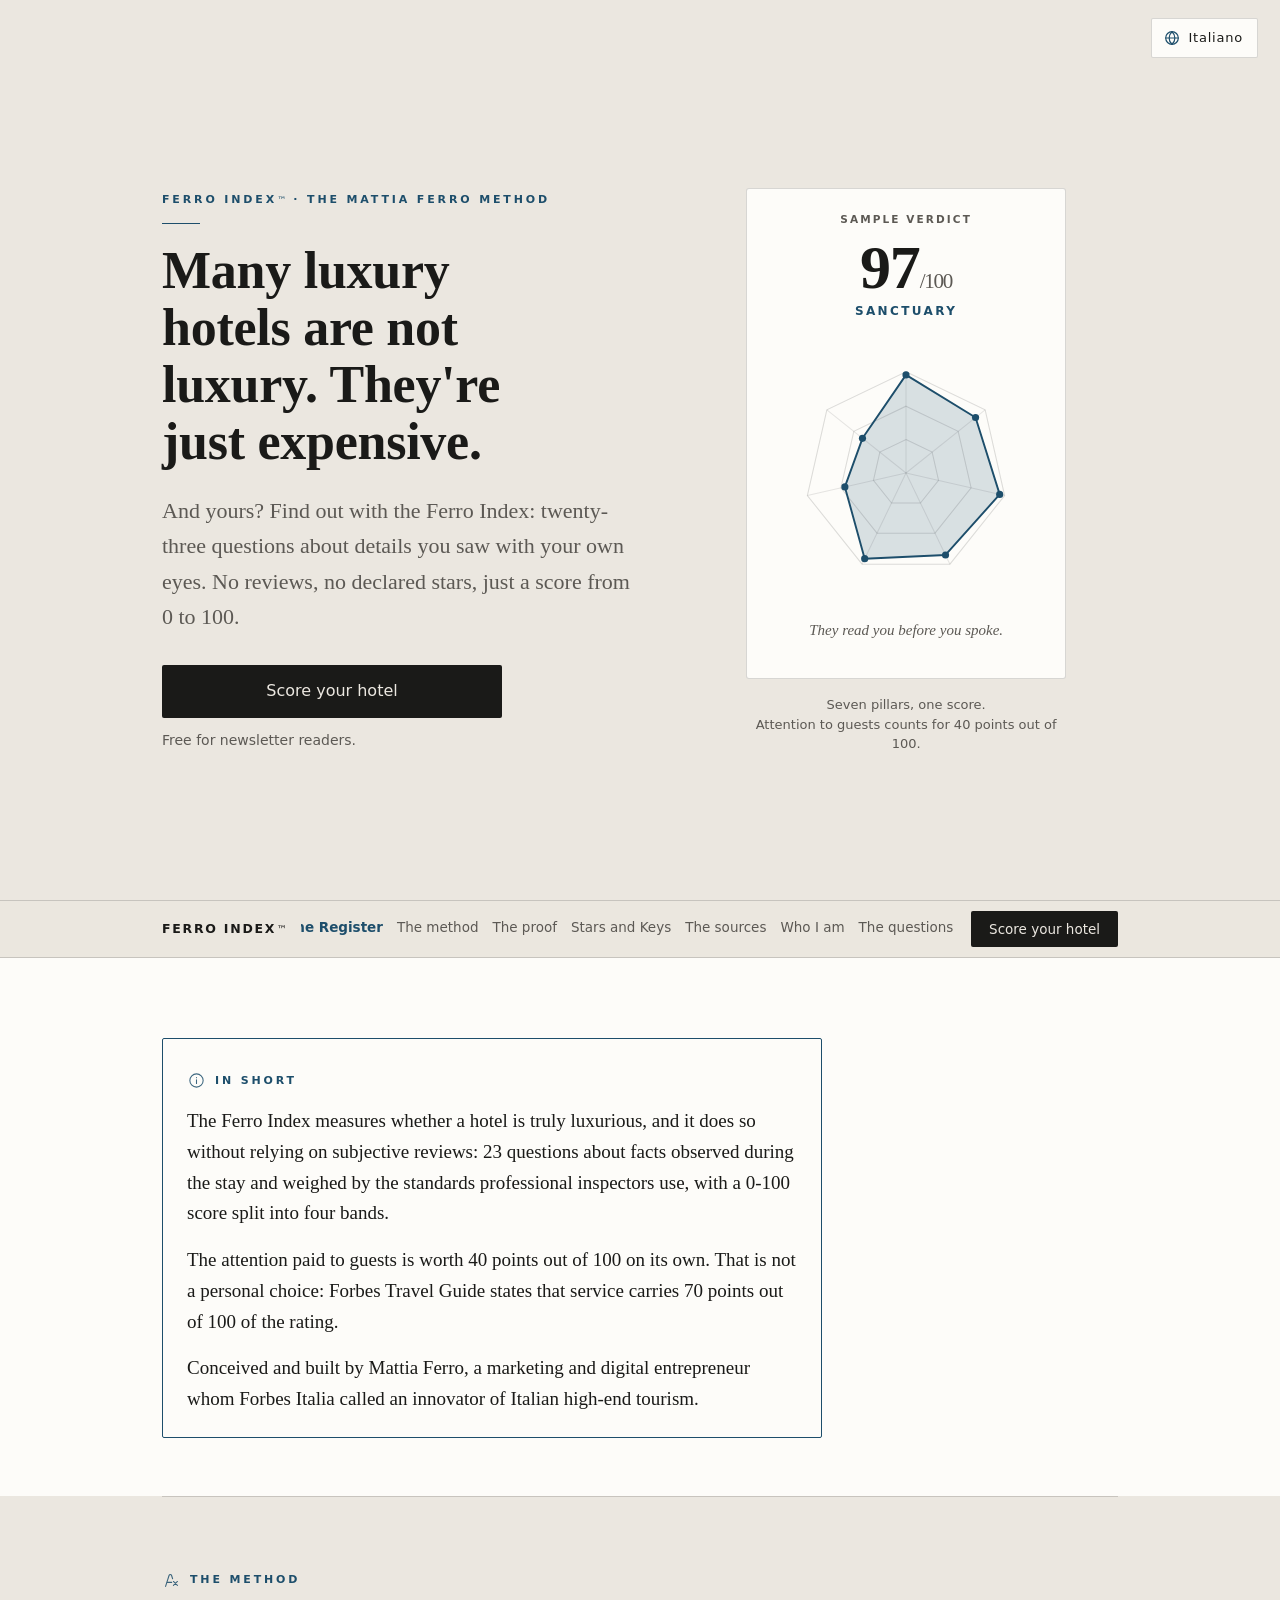
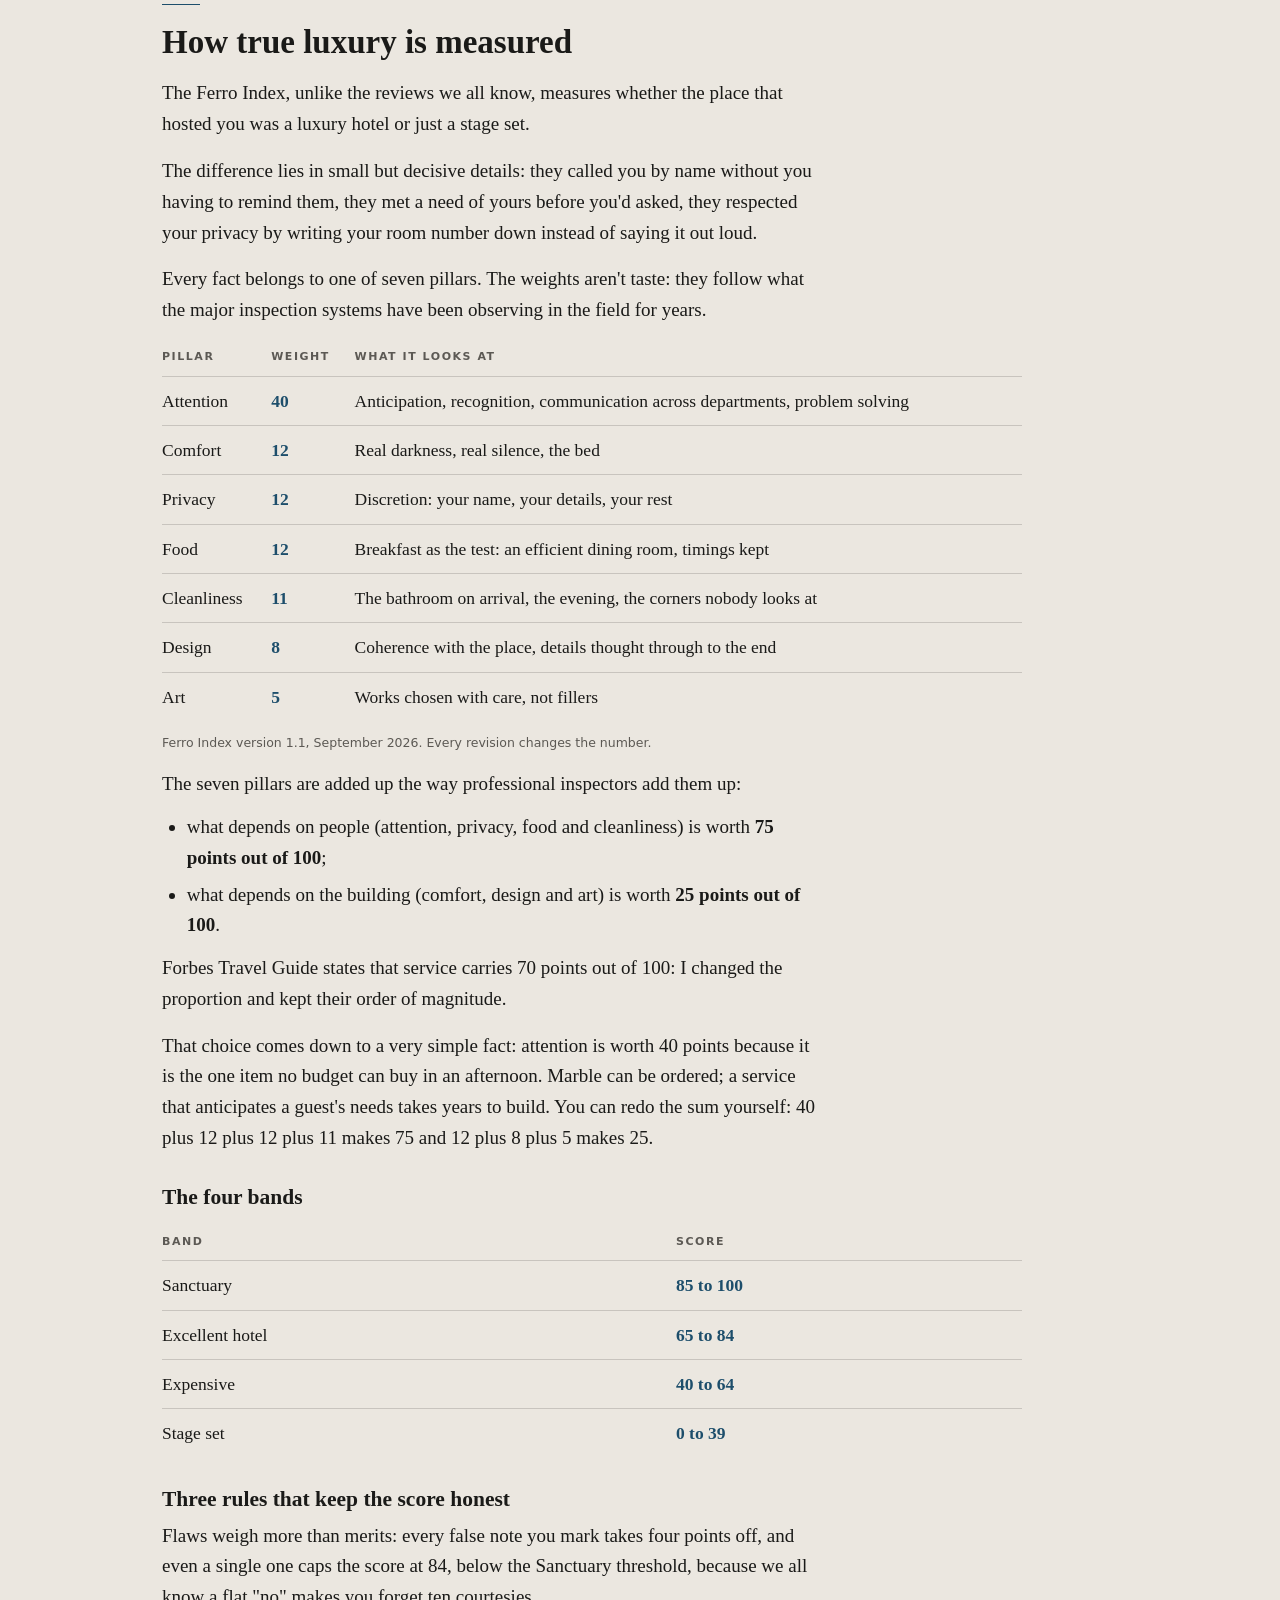
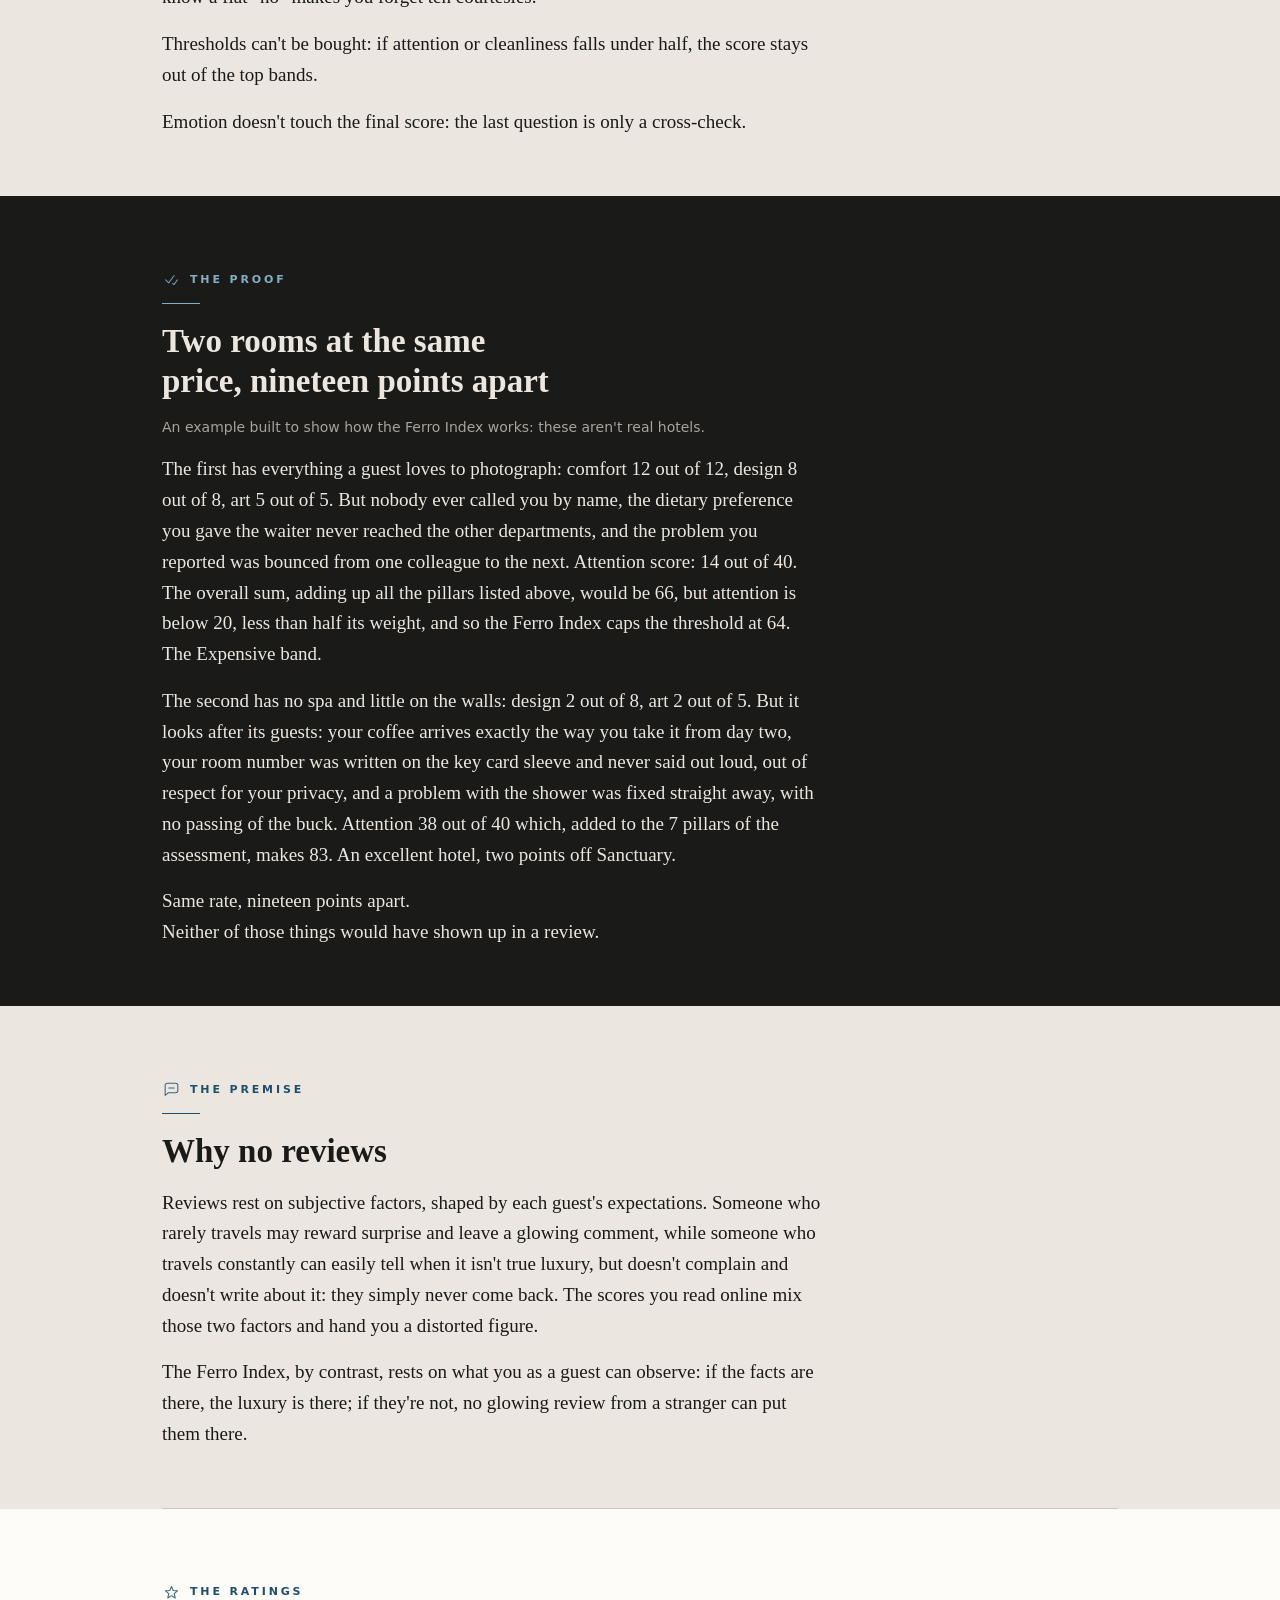
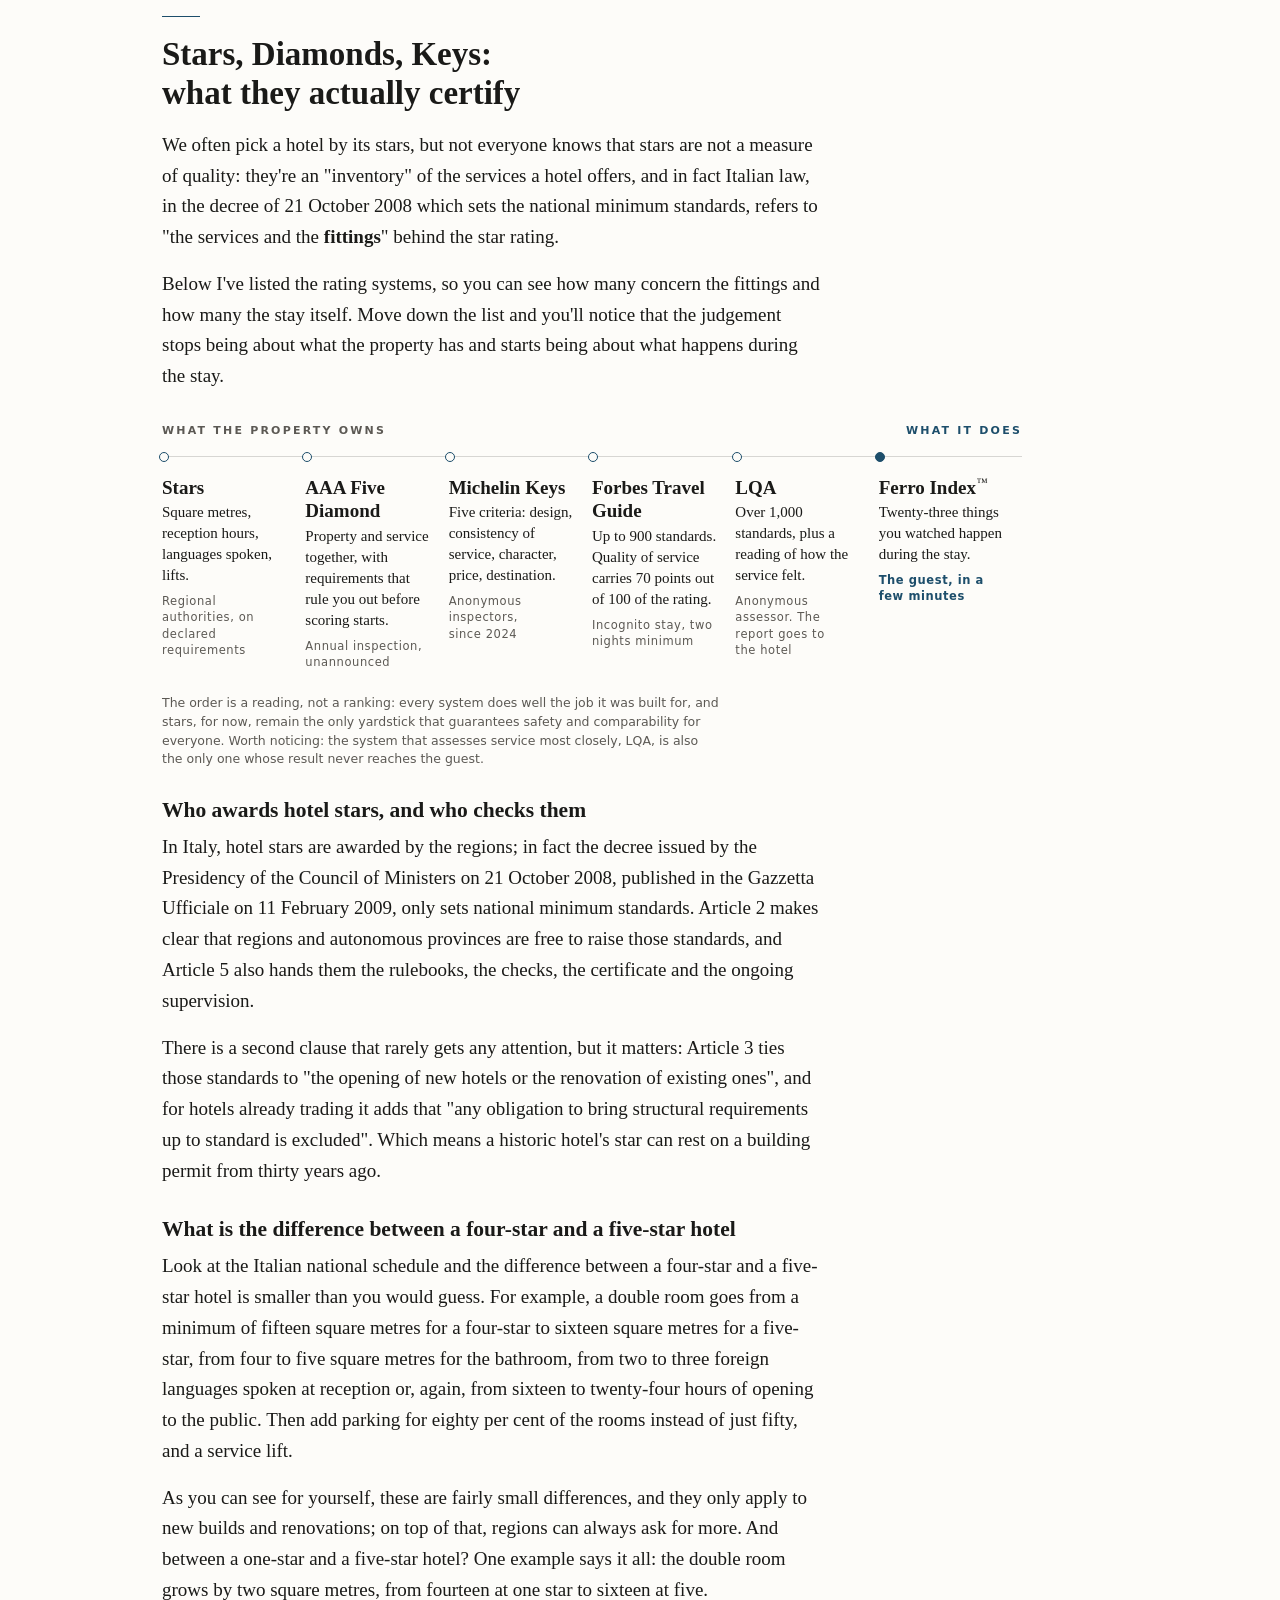
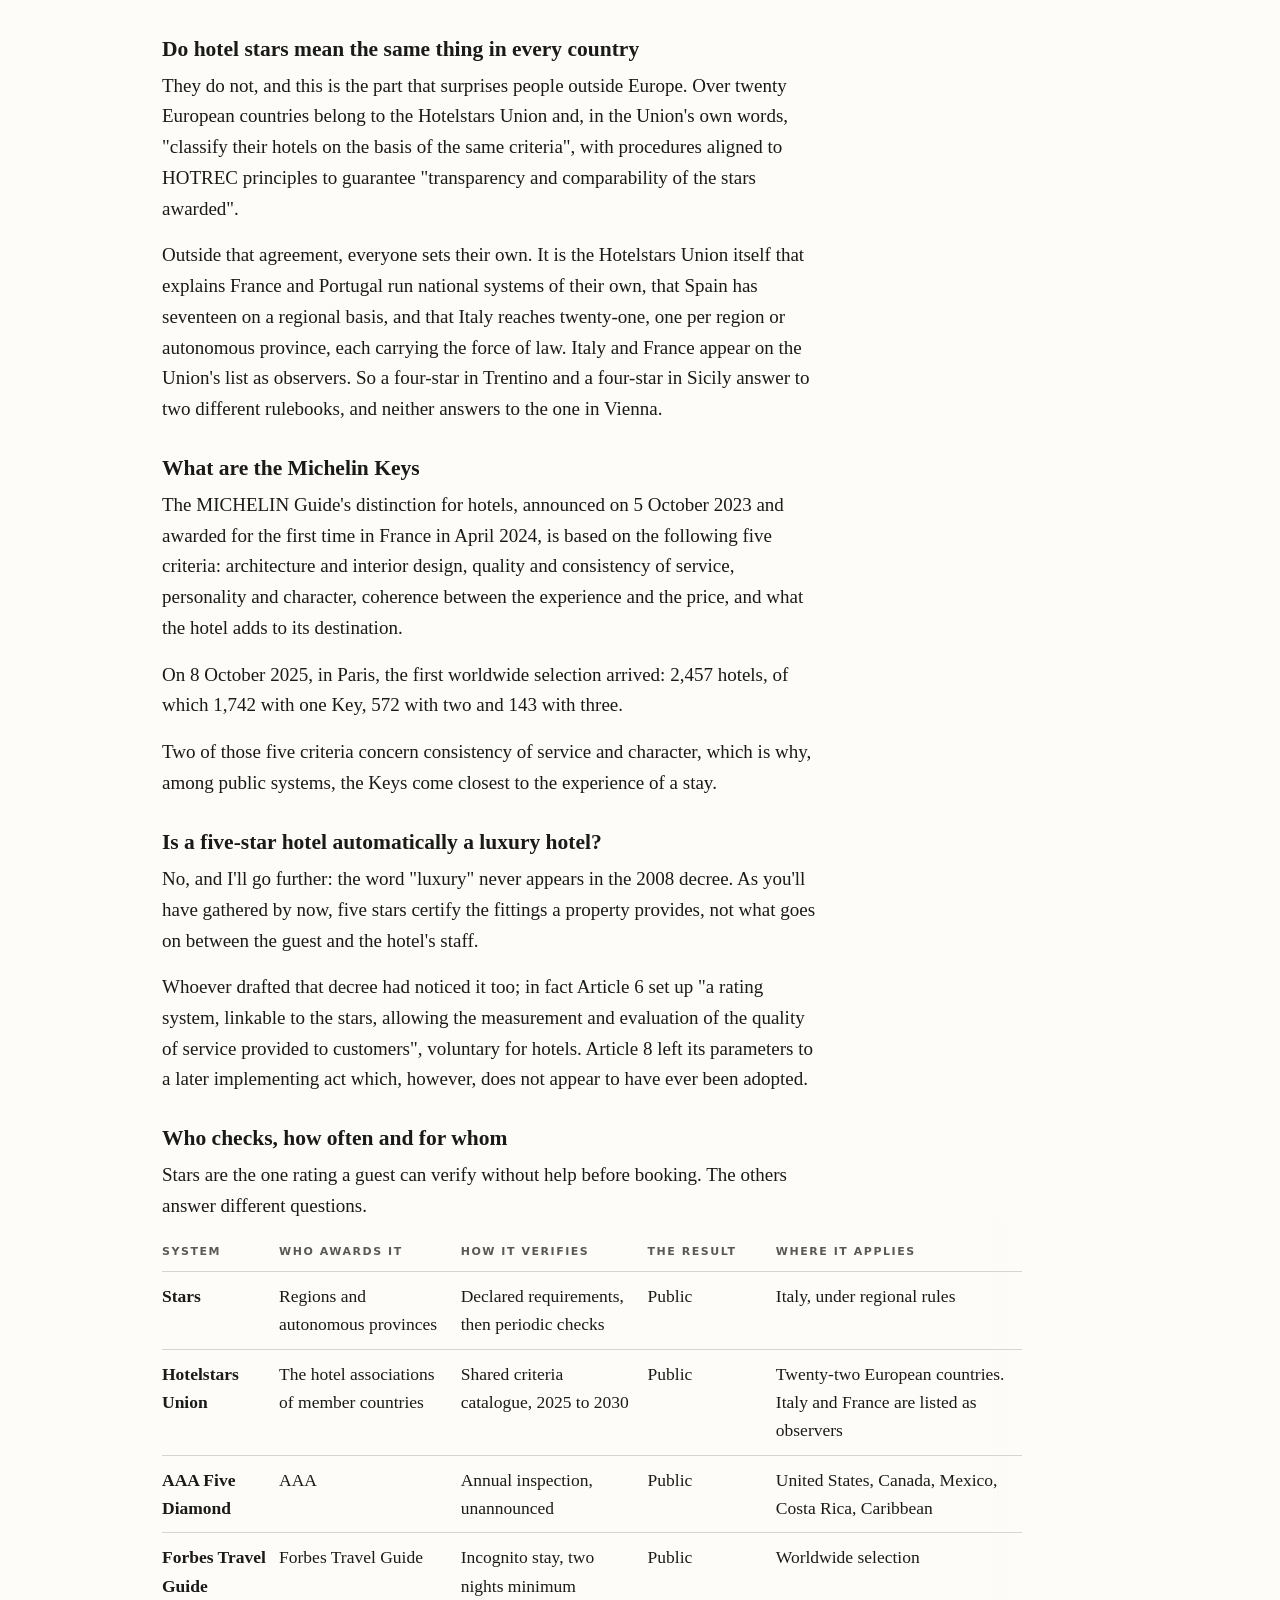
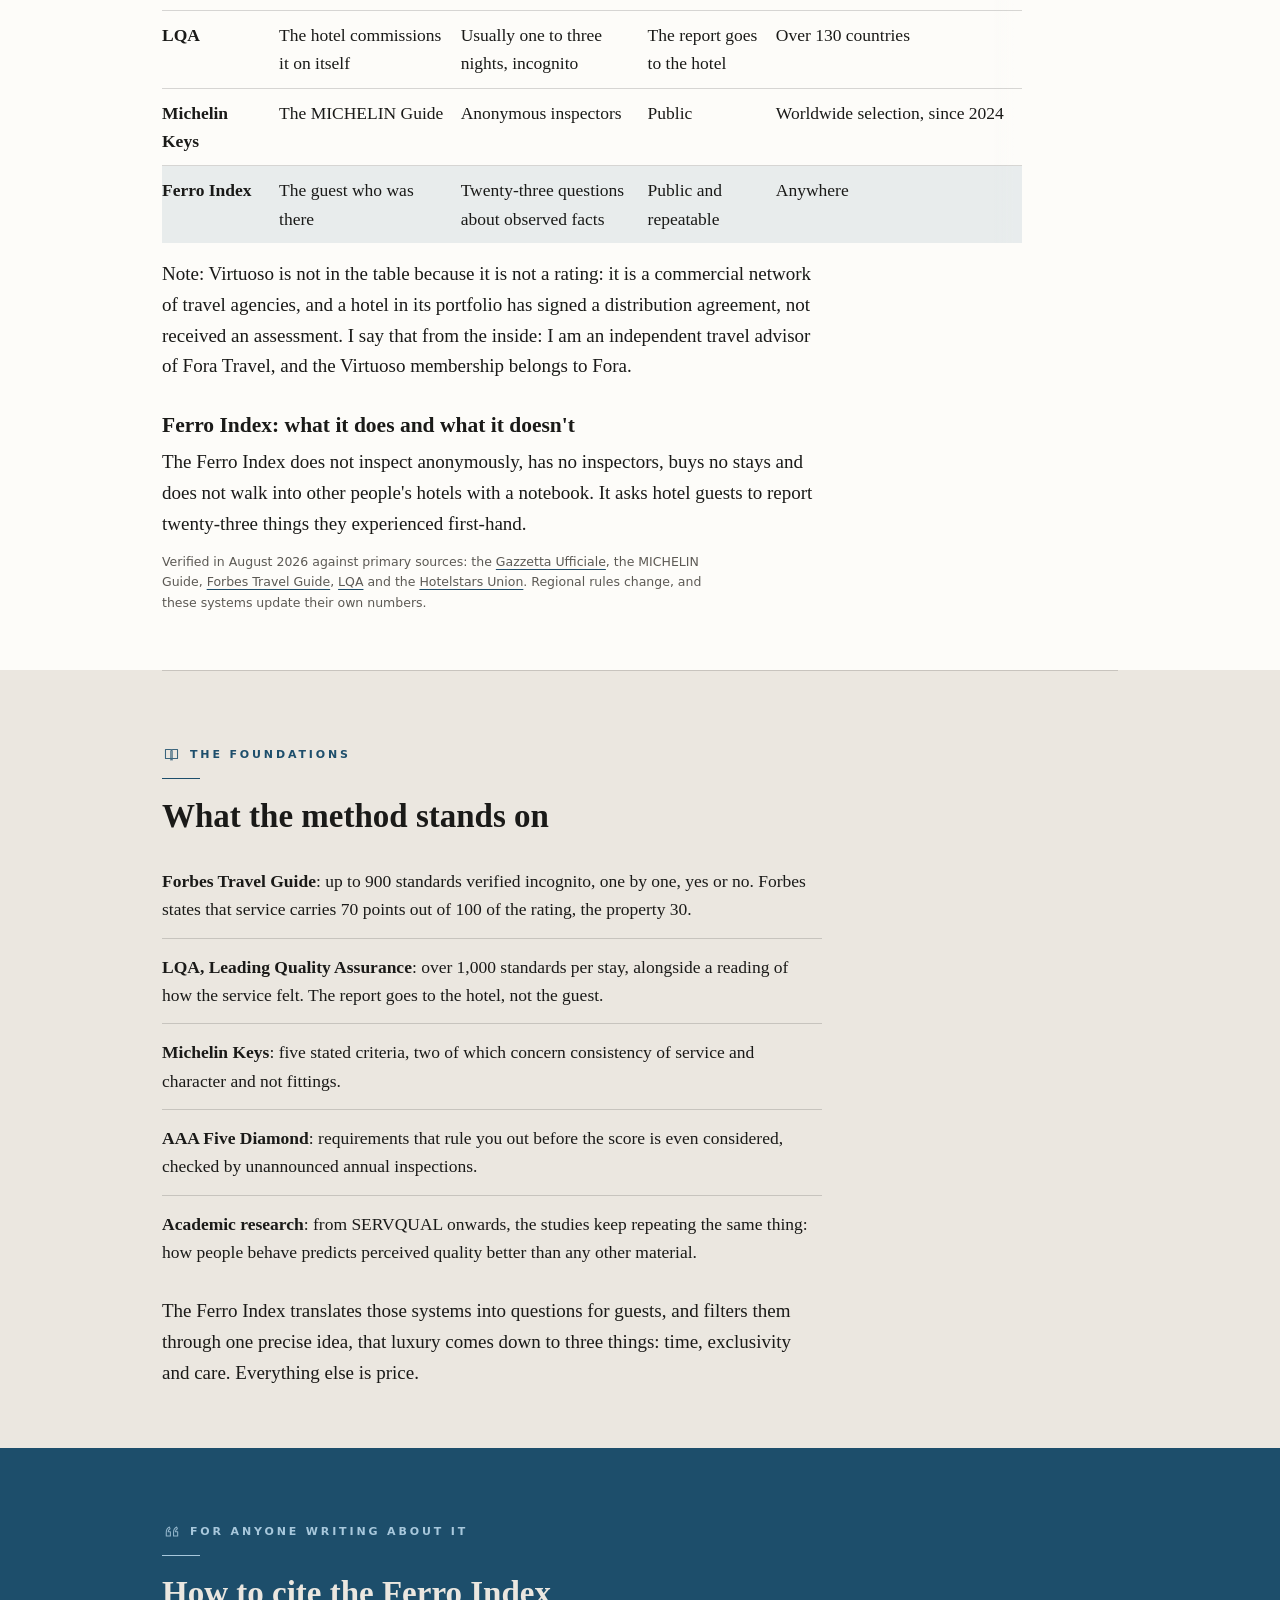
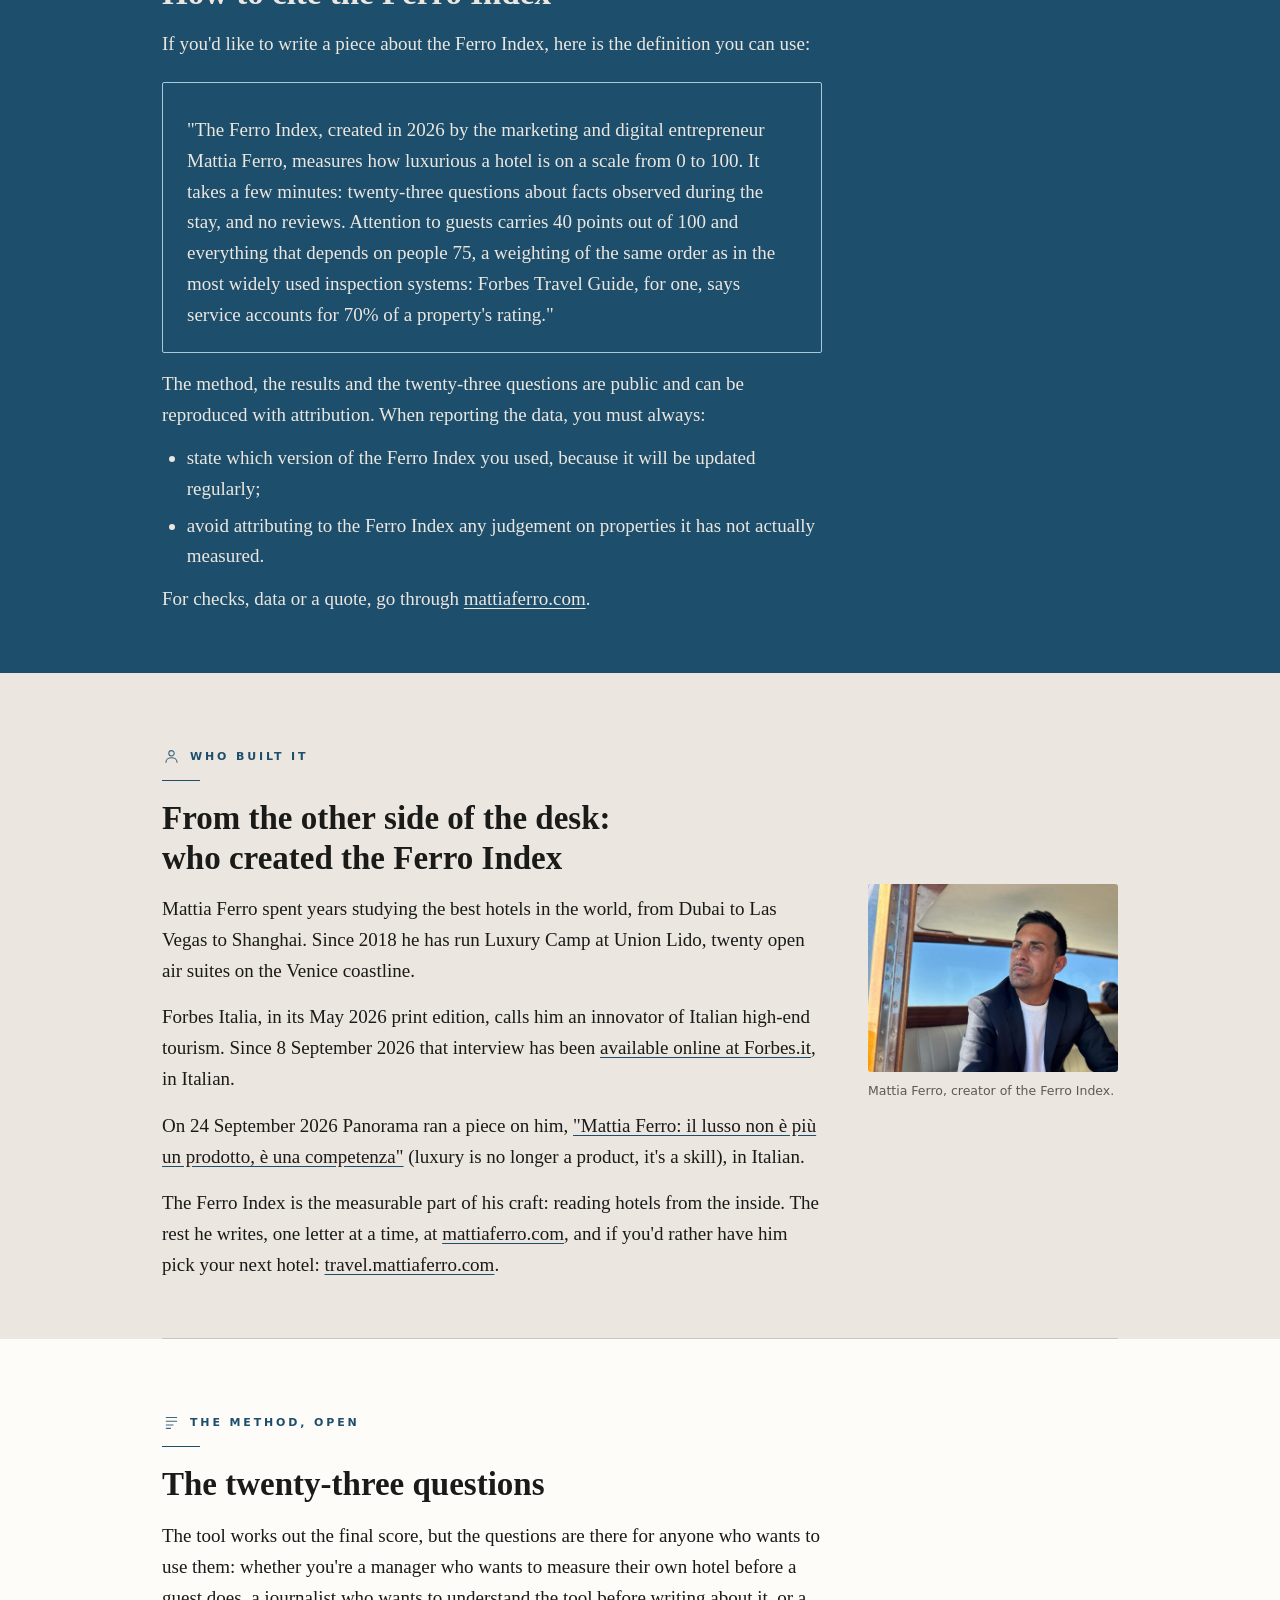
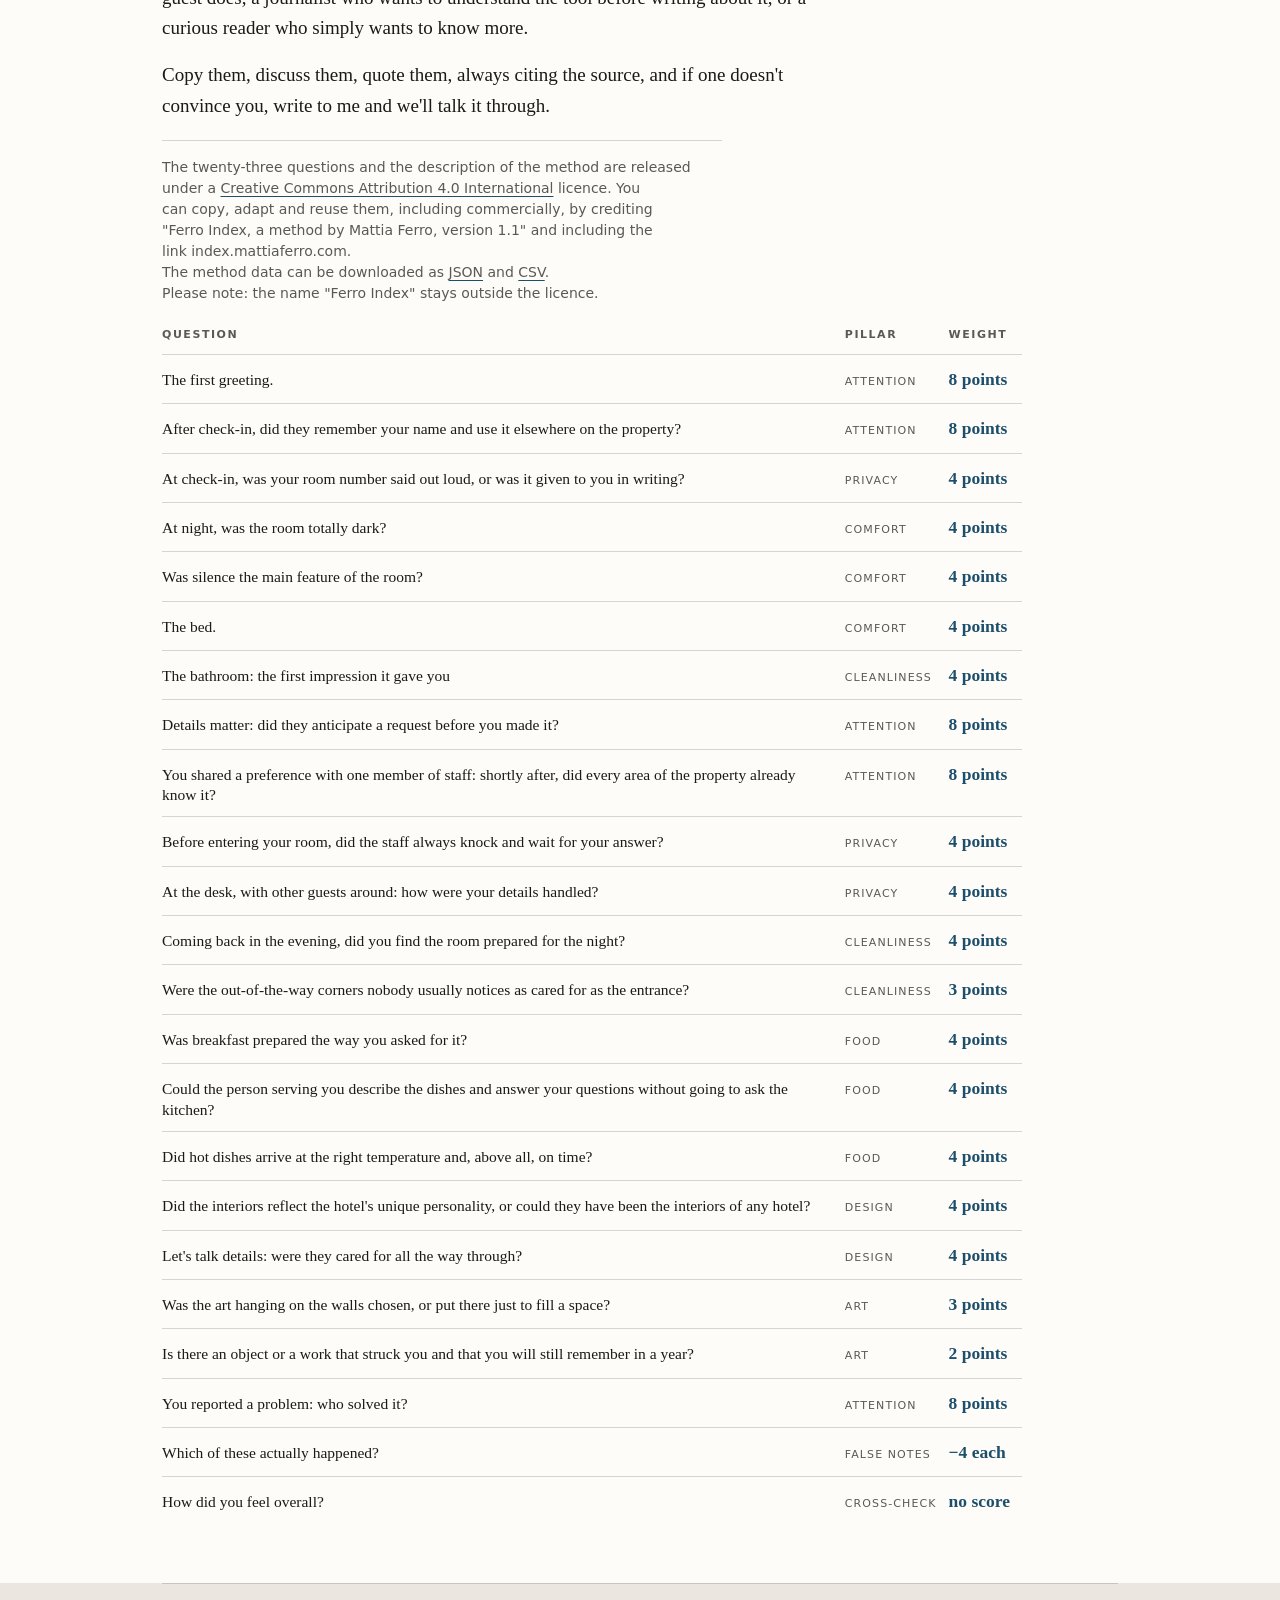
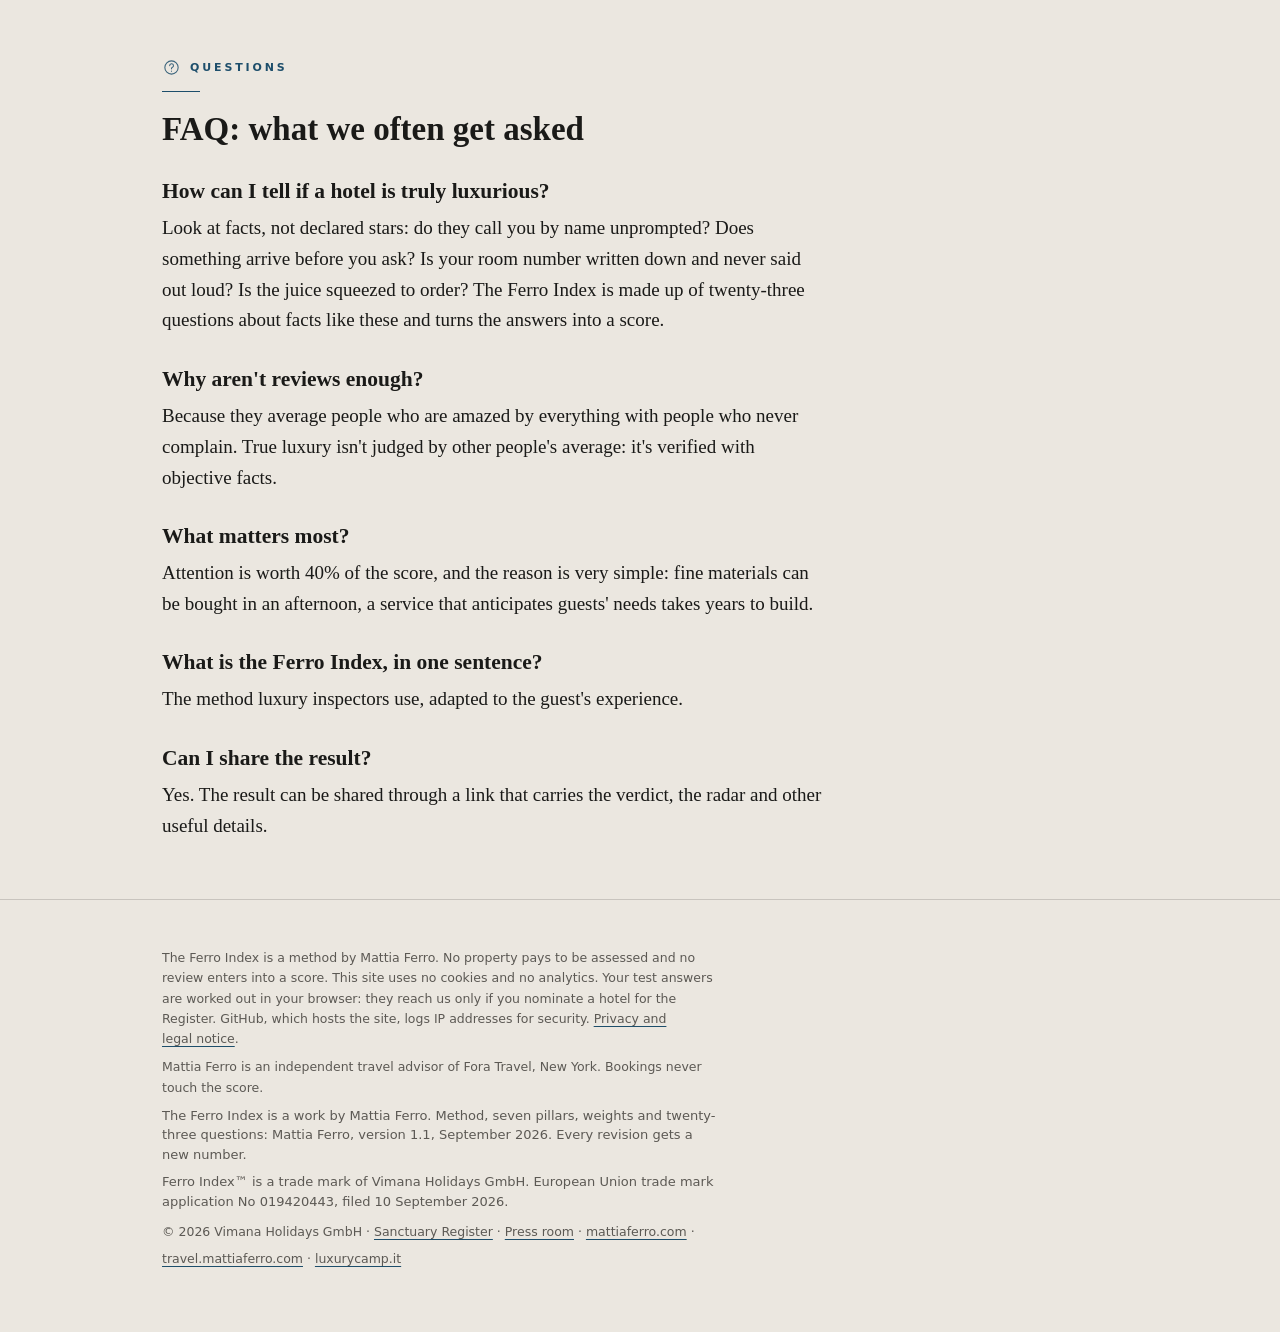
<file: en/index.html>
<!DOCTYPE html>
<html lang="en">
<head>
<meta charset="utf-8">
<meta name="viewport" content="width=device-width, initial-scale=1">
<script>
/* Prima di ogni altra cosa: il browser non deve rimettere la pagina dove era.
   Va dichiarato qui, in testa, perche' il ripristino puo' scattare prima che
   il resto del codice esista. */
try { if ('scrollRestoration' in history) history.scrollRestoration = 'manual'; } catch (e) {}
</script>
<title>Ferro Index: find out if a hotel is truly luxurious</title>
<meta name="description" content="23 questions about observable facts, no reviews, a score from 0 to 100. The Ferro Index is Mattia Ferro's method for telling true luxury from the merely expensive. A few minutes, free.">
<link rel="canonical" href="https://index.mattiaferro.com/en/">
<link rel="alternate" hreflang="it" href="https://index.mattiaferro.com/">
<link rel="alternate" hreflang="en" href="https://index.mattiaferro.com/en/">
<link rel="alternate" hreflang="x-default" href="https://index.mattiaferro.com/">
<meta property="og:type" content="website">
<meta property="og:title" content="Ferro Index: is your hotel true luxury, or just expensive?">
<meta property="og:description" content="23 questions about facts you saw with your own eyes. No reviews. A score from 0 to 100, in a few minutes.">
<meta property="og:url" content="https://index.mattiaferro.com/en/">
<meta property="og:locale" content="en_US">
<meta property="og:image" content="https://index.mattiaferro.com/assets/og-ferro-index-en.png">
<meta property="og:image:width" content="1200">
<meta property="og:image:height" content="630">
<meta property="og:image:alt" content="Ferro Index: is your hotel true luxury, or just expensive?">
<meta name="twitter:card" content="summary_large_image">
<meta name="theme-color" content="#ebe7e0">
<link rel="icon" href="/assets/favicon.svg" type="image/svg+xml">
<link rel="icon" href="/assets/favicon-32.png" sizes="32x32" type="image/png">
<link rel="icon" href="/assets/favicon-16.png" sizes="16x16" type="image/png">
<link rel="apple-touch-icon" href="/assets/apple-touch-icon.png">
<link rel="stylesheet" href="/assets/ferro.css?v=91">
<script type="application/ld+json">
{
  "@context": "https://schema.org",
  "@graph": [
    {
      "@type": "WebApplication",
      "@id": "https://index.mattiaferro.com/en/#app",
      "name": "Ferro Index",
      "url": "https://index.mattiaferro.com/en/",
      "description": "A free tool that measures whether a hotel is truly luxurious: 23 questions about facts a guest can observe, weighted the way luxury hospitality inspectors weight them, a 0-100 score with no reviews involved.",
      "applicationCategory": "TravelApplication",
      "operatingSystem": "Web",
      "inLanguage": [
        "en",
        "it"
      ],
      "isAccessibleForFree": true,
      "offers": {
        "@type": "Offer",
        "price": "0",
        "priceCurrency": "EUR"
      },
      "author": {
        "@id": "https://index.mattiaferro.com/#mattiaferro"
      },
      "mentions": [
        {
          "@type": "Organization",
          "name": "MICHELIN Guide",
          "sameAs": "https://guide.michelin.com/"
        },
        {
          "@type": "Organization",
          "name": "Forbes Travel Guide",
          "sameAs": "https://www.forbestravelguide.com/"
        },
        {
          "@type": "Organization",
          "name": "AAA",
          "sameAs": "https://www.aaa.com/diamonds"
        },
        {
          "@type": "Organization",
          "name": "Hotelstars Union",
          "sameAs": "https://www.hotelstars.eu/"
        },
        {
          "@type": "Organization",
          "name": "Leading Quality Assurance",
          "sameAs": "https://lqagroup.com/"
        }
      ],
      "citation": [
        {
          "@type": "Legislation",
          "name": "Decreto 21 ottobre 2008, standard minimi nazionali per la classificazione alberghiera",
          "url": "https://www.gazzettaufficiale.it/eli/id/2009/02/11/09A01326/sg"
        },
        {
          "@type": "WebPage",
          "name": "Forbes Travel Guide, About",
          "url": "https://www.forbestravelguide.com/about"
        },
        {
          "@type": "WebPage",
          "name": "Hotelstars Union, FAQ",
          "url": "https://www.hotelstars.eu/about-us/faq"
        },
        {
          "@type": "WebPage",
          "name": "LQA, Hotel Assessments",
          "url": "https://lqagroup.com/hotel-assessments/"
        }
      ],
      "isBasedOn": {
        "@type": "Article",
        "name": "Stelle e Chiavi Michelin: cosa certificano davvero",
        "url": "https://www.mattiaferro.com/p/stelle-chiavi-michelin-lusso",
        "author": {
          "@id": "https://index.mattiaferro.com/#mattiaferro"
        }
      },
      "license": "https://creativecommons.org/licenses/by/4.0/",
      "softwareVersion": "1.1",
      "creator": {
        "@id": "https://index.mattiaferro.com/#mattiaferro"
      }
    },
    {
      "@type": "Person",
      "@id": "https://index.mattiaferro.com/#mattiaferro",
      "name": "Mattia Ferro",
      "jobTitle": "Marketing and digital entrepreneur, creator of the Ferro Index",
      "description": "Marketing and digital entrepreneur, creator of the Ferro Index. Forbes Italia called him an innovator of Italian high-end tourism. He founded and runs Luxury Camp at Union Lido (Cavallino-Treporti, Venice). Independent travel advisor of Fora Travel.",
      "url": "https://mattiaferro.com",
      "subjectOf": [
        {
          "@type": "NewsArticle",
          "headline": "Il vero lusso nel 2026 non è lo sfarzo: il metodo dell'imprenditore italiano che ha trasformato il glamping in alta hôtellerie",
          "url": "https://forbes.it/2026/09/08/mattia-ferro-nuovo-lusso-luxury-camp",
          "datePublished": "2026-09-08",
          "publisher": { "@type": "Organization", "name": "Forbes Italia" }
        },
        {
          "@type": "NewsArticle",
          "headline": "Mattia Ferro: il lusso non è più un prodotto, è una competenza",
          "url": "https://www.panorama.it/attualita/mattia-ferro-il-lusso-non-e-piu-un-prodotto-e-una-competenza",
          "datePublished": "2026-09-24",
          "inLanguage": "it",
          "publisher": { "@type": "Organization", "name": "Panorama", "url": "https://www.panorama.it/" }
        }
      ],
      "sameAs": [
        "https://mattiaferro.com",
        "https://travel.mattiaferro.com",
        "https://www.linkedin.com/in/mattiaferro",
        "https://luxurycamp.it"
      ]
    },
    {
      "@type": "FAQPage",
      "@id": "https://index.mattiaferro.com/en/#faq",
      "mainEntity": [
        {
          "@type": "Question",
          "name": "How can I tell if a hotel is truly luxurious?",
          "acceptedAnswer": {
            "@type": "Answer",
            "text": "Look at facts, not declared stars: do they call you by name unprompted? Does something arrive before you ask? Is your room number written down and never said out loud? Is the juice squeezed to order? The Ferro Index is made up of twenty-three questions about facts like these and turns the answers into a score."
          }
        },
        {
          "@type": "Question",
          "name": "Why aren't reviews enough to judge a luxury hotel?",
          "acceptedAnswer": {
            "@type": "Answer",
            "text": "Because they average people who are amazed by everything with people who never complain. True luxury isn't judged by other people's average: it's verified with objective facts."
          }
        },
        {
          "@type": "Question",
          "name": "What matters most in a luxury hotel?",
          "acceptedAnswer": {
            "@type": "Answer",
            "text": "Attention is worth 40% of the score, and the reason is very simple: fine materials can be bought in an afternoon, a service that anticipates guests' needs takes years to build."
          }
        },
        {
          "@type": "Question",
          "name": "What is the Ferro Index?",
          "acceptedAnswer": {
            "@type": "Answer",
            "text": "The method luxury inspectors use, adapted to the guest's experience."
          }
        },
        {
          "@type": "Question",
          "name": "Can I share my Ferro Index result?",
          "acceptedAnswer": {
            "@type": "Answer",
            "text": "Yes. The result can be shared through a link that carries the verdict, the radar and other useful details."
          }
        },
        {
          "@type": "Question",
          "name": "Who awards hotel stars in Italy?",
          "acceptedAnswer": {
            "@type": "Answer",
            "text": "In Italy, hotel stars are awarded by the regions; in fact the decree issued by the Presidency of the Council of Ministers on 21 October 2008, published in the Gazzetta Ufficiale on 11 February 2009, only sets national minimum standards. Article 2 makes clear that regions and autonomous provinces are free to raise those standards, and Article 5 also hands them the rulebooks, the checks, the certificate and the ongoing supervision. There is a second clause that rarely gets any attention, but it matters: Article 3 ties those standards to \"the opening of new hotels or the renovation of existing ones\", and for hotels already trading it adds that \"any obligation to bring structural requirements up to standard is excluded\". Which means a historic hotel's star can rest on a building permit from thirty years ago."
          }
        },
        {
          "@type": "Question",
          "name": "What is the difference between a 4-star and a 5-star hotel?",
          "acceptedAnswer": {
            "@type": "Answer",
            "text": "Look at the Italian national schedule and the difference between a four-star and a five-star hotel is smaller than you would guess. For example, a double room goes from a minimum of fifteen square metres for a four-star to sixteen square metres for a five-star, from four to five square metres for the bathroom, from two to three foreign languages spoken at reception or, again, from sixteen to twenty-four hours of opening to the public. Then add parking for eighty per cent of the rooms instead of just fifty, and a service lift. As you can see for yourself, these are fairly small differences, and they only apply to new builds and renovations; on top of that, regions can always ask for more. And between a one-star and a five-star hotel? One example says it all: the double room grows by two square metres, from fourteen at one star to sixteen at five."
          }
        },
        {
          "@type": "Question",
          "name": "Do hotel stars mean the same thing in every country?",
          "acceptedAnswer": {
            "@type": "Answer",
            "text": "They do not, and this is the part that surprises people outside Europe. Over twenty European countries belong to the Hotelstars Union and, in the Union's own words, \"classify their hotels on the basis of the same criteria\", with procedures aligned to HOTREC principles to guarantee \"transparency and comparability of the stars awarded\". Outside that agreement, everyone sets their own. It is the Hotelstars Union itself that explains France and Portugal run national systems of their own, that Spain has seventeen on a regional basis, and that Italy reaches twenty-one, one per region or autonomous province, each carrying the force of law. Italy and France appear on the Union's list as observers. So a four-star in Trentino and a four-star in Sicily answer to two different rulebooks, and neither answers to the one in Vienna."
          }
        },
        {
          "@type": "Question",
          "name": "What are the Michelin Keys?",
          "acceptedAnswer": {
            "@type": "Answer",
            "text": "The MICHELIN Guide's distinction for hotels, announced on 5 October 2023 and awarded for the first time in France in April 2024, is based on the following five criteria: architecture and interior design, quality and consistency of service, personality and character, coherence between the experience and the price, and what the hotel adds to its destination. On 8 October 2025, in Paris, the first worldwide selection arrived: 2,457 hotels, of which 1,742 with one Key, 572 with two and 143 with three. Two of those five criteria concern consistency of service and character, which is why, among public systems, the Keys come closest to the experience of a stay."
          }
        }
      ]
    }
  ]
}
</script>
</head>
<body>

<div class="progress" id="progress"></div>

<a class="lang lang-bottone" href="/" hreflang="it" lang="it"><svg class="lang-icona" viewBox="0 0 16 16" aria-hidden="true" focusable="false"><circle cx="8" cy="8" r="6.3"/><path d="M1.7 8h12.6M8 1.7c1.9 1.7 2.9 3.9 2.9 6.3s-1 4.6-2.9 6.3C6.1 12.6 5.1 10.4 5.1 8S6.1 3.4 8 1.7z"/></svg>Italiano</a>

<div class="wrap" id="top">

  <header class="hero" id="hero">
    <div class="hero-testo">
    <p class="occhiello"><span>Ferro Index<span class="tm">™</span> · The&nbsp;Mattia Ferro method</span></p>
    <hr class="filetto">
    <h1>Many luxury hotels are not luxury. They're just expensive.</h1>
    <p class="sotto">And yours? Find out with the Ferro Index: twenty-three questions about details you saw with your own eyes. No reviews, no declared stars, just a score from 0 to 100.</p>
    <button class="btn" data-start type="button">Score your hotel</button>
    <p class="micro">Free for newsletter readers.</p>
  </div>
  <div class="hero-figura">
    <div class="anteprima">
      <p class="anteprima-eti">Sample verdict</p>
      <div class="anteprima-num"><span class="cifra">97</span><span class="su">/100</span></div>
      <p class="anteprima-fascia">Sanctuary</p>
      <div id="radar-vivo" class="radar-vivo"></div>
      <p class="anteprima-nota">They read you before you spoke.</p>
    </div>
    <p class="figura-dida">Seven pillars, one score.<br>Attention to guests counts for 40 points out of 100.</p>
    </div>
  </header>
  </div>

<nav class="menu" id="menu" aria-label="Sections">
  <div class="menu-wrap">
    <a class="menu-marchio" href="#top">Ferro Index<span class="tm">™</span></a>
    <div class="menu-voci">
      <a class="menu-registro" href="/en/sanctuaries/"><svg class="spunta" viewBox="0 0 16 16" aria-hidden="true" focusable="false"><circle cx="8" cy="8" r="8"/><path d="M4.6 8.3l2.2 2.2 4.6-4.9" fill="none" stroke="#fff" stroke-width="1.7" stroke-linecap="round" stroke-linejoin="round"/></svg>The Register</a>
      <a href="#metodo">The method</a>
      <a href="#prova">The proof</a>
      <a href="#classificazioni">Stars and Keys</a>
      <a href="#fonti">The sources</a>
      <a href="#autore">Who I am</a>
      <a href="#domande">The questions</a>
    </div>
    <button class="menu-cta" data-start type="button">Score your hotel</button>
  </div>
</nav>

  <main class="wrap" id="contenuto">

  <div id="app"></div>
  <div id="announce" class="sr-only" aria-live="polite"></div>

  <noscript><p class="micro">The test needs JavaScript. The method, though, you can read below.</p></noscript>

  <section class="blocco chiara" id="inbreve">
    <div class="inbreve">
      <p class="occhiello"><svg class="sez-segno" viewBox="0 0 24 24" aria-hidden="true" fill="none" stroke="currentColor" stroke-width="1.35" stroke-linecap="round" stroke-linejoin="round"><circle cx="12" cy="12" r="8.4"/><path d="M12 8.2v.2M12 11.2v4.6"/></svg>In short</p>
      <p>The Ferro Index measures whether a hotel is truly luxurious, and it does so without relying on subjective reviews: 23 questions about facts observed during the stay and weighed by the standards professional inspectors use, with a 0-100 score split into four bands.</p>
      <p>The attention paid to guests is worth 40 points out of 100 on its own. That is not a personal choice: Forbes Travel Guide states that service carries 70 points out of 100 of the rating.</p>
      <p>Conceived and built by Mattia Ferro, a marketing and digital entrepreneur whom Forbes Italia called an innovator of Italian high-end tourism.</p>
    </div>
  </section>

  <section class="blocco" id="metodo">
    <p class="occhiello"><svg class="sez-segno" viewBox="0 0 24 24" aria-hidden="true" fill="none" stroke="currentColor" stroke-width="1.35" stroke-linecap="round" stroke-linejoin="round"><path d="M4.5 19.5L9 5.4a1.6 1.6 0 0 1 3 0l1.4 4.4"/><path d="M6.6 14.4h5.6"/><path d="M14.4 13.2l5.1 5.1M19.5 13.2l-5.1 5.1"/></svg>The method</p>
    <hr class="filetto">
    <h2>How true luxury is measured</h2>
    <p>The Ferro Index, unlike the reviews we all know, measures whether the place that hosted you was a luxury hotel or just a stage set.</p>
    <p>The difference lies in small but decisive details: they called you by name without you having to remind them, they met a need of yours before you'd asked, they respected your privacy by writing your room number down instead of saying it out loud.</p>
    <p>Every fact belongs to one of seven pillars. The weights aren't taste: they follow what the major inspection systems have been observing in the field for years.</p>

    <table class="pesi">
      <thead><tr><th>Pillar</th><th>Weight</th><th>What it looks at</th></tr></thead>
      <tbody>
        <tr><td>Attention</td><td class="num">40</td><td>Anticipation, recognition, communication across departments, problem solving</td></tr>
        <tr><td>Comfort</td><td class="num">12</td><td>Real darkness, real silence, the bed</td></tr>
        <tr><td>Privacy</td><td class="num">12</td><td>Discretion: your name, your details, your rest</td></tr>
        <tr><td>Food</td><td class="num">12</td><td>Breakfast as the test: an efficient dining room, timings kept</td></tr>
        <tr><td>Cleanliness</td><td class="num">11</td><td>The bathroom on arrival, the evening, the corners nobody looks at</td></tr>
        <tr><td>Design</td><td class="num">8</td><td>Coherence with the place, details thought through to the end</td></tr>
        <tr><td>Art</td><td class="num">5</td><td>Works chosen with care, not fillers</td></tr>
      </tbody>
    </table>
    <p class="didascalia">Ferro Index version 1.1, September 2026. Every revision changes the number.</p>

    <p>The seven pillars are added up the way professional inspectors add them up:</p>
    <ul class="elenco-metodo">
      <li>what depends on people (attention, privacy, food and cleanliness) is worth <strong>75 points out of 100</strong>;</li>
      <li>what depends on the building (comfort, design and art) is worth <strong>25 points out of 100</strong>.</li>
    </ul>
    <p>Forbes Travel Guide states that service carries 70 points out of 100: I changed the proportion and kept their order of magnitude.</p>
    <p>That choice comes down to a very simple fact: attention is worth 40 points because it is the one item no budget can buy in an afternoon. Marble can be ordered; a service that anticipates a guest's needs takes years to build. You can redo the sum yourself: 40 plus 12 plus 12 plus 11 makes 75 and 12 plus 8 plus 5 makes 25.</p>

    <h3>The four bands</h3>
    <table class="pesi">
      <thead><tr><th>Band</th><th>Score</th></tr></thead>
      <tbody>
        <tr><td>Sanctuary</td><td class="num">85 to 100</td></tr>
        <tr><td>Excellent hotel</td><td class="num">65 to 84</td></tr>
        <tr><td>Expensive</td><td class="num">40 to 64</td></tr>
        <tr><td>Stage set</td><td class="num">0 to 39</td></tr>
      </tbody>
    </table>

    <h3>Three rules that keep the score honest</h3>
    <p>Flaws weigh more than merits: every false note you mark takes four points off, and even a single one caps the score at 84, below the Sanctuary threshold, because we all know a flat "no" makes you forget ten courtesies.</p>
    <p>Thresholds can't be bought: if attention or cleanliness falls under half, the score stays out of the top bands.</p>
    <p>Emotion doesn't touch the final score: the last question is only a cross-check.</p>
  </section>

  <section class="blocco scura" id="prova">
    <p class="occhiello"><svg class="sez-segno" viewBox="0 0 24 24" aria-hidden="true" fill="none" stroke="currentColor" stroke-width="1.35" stroke-linecap="round" stroke-linejoin="round"><path d="M4.6 12.5l3.8 3.8 7-9.4"/><path d="M13.4 16.8l1.6 1.6 4.4-6"/></svg>The proof</p>
    <hr class="filetto">
    <h2>Two rooms at the same price, nineteen points apart</h2>
    <p class="micro">An example built to show how the Ferro Index works: these aren't real hotels.</p>
    <p>The first has everything a guest loves to photograph: comfort 12 out of 12, design 8 out of 8, art 5 out of 5. But nobody ever called you by name, the dietary preference you gave the waiter never reached the other departments, and the problem you reported was bounced from one colleague to the next. Attention score: 14 out of 40. The overall sum, adding up all the pillars listed above, would be 66, but attention is below 20, less than half its weight, and so the Ferro Index caps the threshold at 64. The Expensive band.</p>
    <p>The second has no spa and little on the walls: design 2 out of 8, art 2 out of 5. But it looks after its guests: your coffee arrives exactly the way you take it from day two, your room number was written on the key card sleeve and never said out loud, out of respect for your privacy, and a problem with the shower was fixed straight away, with no passing of the buck. Attention 38 out of 40 which, added to the 7 pillars of the assessment, makes 83. An excellent hotel, two points off Sanctuary.</p>
    <p>Same rate, nineteen points apart.<br>Neither of those things would have shown up in a review.</p>
  </section>

  <section class="blocco" id="recensioni">
    <p class="occhiello"><svg class="sez-segno" viewBox="0 0 24 24" aria-hidden="true" fill="none" stroke="currentColor" stroke-width="1.35" stroke-linecap="round" stroke-linejoin="round"><path d="M20 13.4a2.6 2.6 0 0 1-2.6 2.6H8.2L4 19.4V6.6A2.6 2.6 0 0 1 6.6 4h10.8A2.6 2.6 0 0 1 20 6.6Z"/><path d="M8.6 10.2h6.8"/></svg>The premise</p>
    <hr class="filetto">
    <h2>Why no reviews</h2>
    <p>Reviews rest on subjective factors, shaped by each guest's expectations. Someone who rarely travels may reward surprise and leave a glowing comment, while someone who travels constantly can easily tell when it isn't true luxury, but doesn't complain and doesn't write about it: they simply never come back. The scores you read online mix those two factors and hand you a distorted figure.</p>
    <p>The Ferro Index, by contrast, rests on what you as a guest can observe: if the facts are there, the luxury is there; if they're not, no glowing review from a stranger can put them there.</p>
  </section>

  <section class="blocco chiara" id="classificazioni">
    <p class="occhiello"><svg class="sez-segno" viewBox="0 0 24 24" aria-hidden="true" fill="none" stroke="currentColor" stroke-width="1.35" stroke-linecap="round" stroke-linejoin="round"><path d="M12 4.4 14.12 9.49 19.61 9.93 15.42 13.51 16.7 18.87 12 16 7.3 18.87 8.58 13.51 4.39 9.93 9.88 9.49Z"/></svg>The ratings</p>
    <hr class="filetto">
    <h2>Stars, Diamonds, Keys: what they actually certify</h2>
    <p>We often pick a hotel by its stars, but not everyone knows that stars are not a measure of quality: they're an "inventory" of the services a hotel offers, and in fact Italian law, in the decree of 21 October 2008 which sets the national minimum standards, refers to "the services and the <strong>fittings</strong>" behind the star rating.</p>
    <p>Below I've listed the rating systems, so you can see how many concern the fittings and how many the stay itself. Move down the list and you'll notice that the judgement stops being about what the property has and starts being about what happens during the stay.</p>

    <figure class="scala" aria-label="Rating systems, from those measuring fittings to those measuring the stay">
      <p class="polo polo-a">What the property owns</p>
      <ol class="scala-lista">
        <li class="scala-voce" style="--r:0">
          <p class="scala-nome">Stars</p>
          <p class="scala-cosa">Square metres, reception hours, languages spoken, lifts.</p>
          <p class="scala-chi">Regional authorities, on declared requirements</p>
        </li>
        <li class="scala-voce" style="--r:1">
          <p class="scala-nome">AAA Five Diamond</p>
          <p class="scala-cosa">Property and service together, with requirements that rule you out before scoring starts.</p>
          <p class="scala-chi">Annual inspection, unannounced</p>
        </li>
        <li class="scala-voce" style="--r:2">
          <p class="scala-nome">Michelin Keys</p>
          <p class="scala-cosa">Five criteria: design, consistency of service, character, price, destination.</p>
          <p class="scala-chi">Anonymous inspectors, since 2024</p>
        </li>
        <li class="scala-voce" style="--r:3">
          <p class="scala-nome">Forbes Travel Guide</p>
          <p class="scala-cosa">Up to 900 standards. Quality of service carries 70 points out of 100 of the rating.</p>
          <p class="scala-chi">Incognito stay, two nights minimum</p>
        </li>
        <li class="scala-voce" style="--r:4">
          <p class="scala-nome">LQA</p>
          <p class="scala-cosa">Over 1,000 standards, plus a reading of how the service felt.</p>
          <p class="scala-chi">Anonymous assessor. The report goes to the hotel</p>
        </li>
        <li class="scala-voce qui" style="--r:5">
          <p class="scala-nome">Ferro Index<span class="tm">™</span></p>
          <p class="scala-cosa">Twenty-three things you watched happen during the stay.</p>
          <p class="scala-chi">The guest, in a few minutes</p>
        </li>
      </ol>
      <p class="polo polo-b">What it does</p>
      <figcaption>The order is a reading, not a ranking: every system does well the job it was built for, and stars, for now, remain the only yardstick that guarantees safety and comparability for everyone. Worth noticing: the system that assesses service most closely, LQA, is also the only one whose result never reaches the guest.</figcaption>
    </figure>

    <h3>Who awards hotel stars, and who checks them</h3>
    <p>In Italy, hotel stars are awarded by the regions; in fact the decree issued by the Presidency of the Council of Ministers on 21 October 2008, published in the Gazzetta Ufficiale on 11 February 2009, only sets national minimum standards. Article 2 makes clear that regions and autonomous provinces are free to raise those standards, and Article 5 also hands them the rulebooks, the checks, the certificate and the ongoing supervision.</p>
    <p>There is a second clause that rarely gets any attention, but it matters: Article 3 ties those standards to "the opening of new hotels or the renovation of existing ones", and for hotels already trading it adds that "any obligation to bring structural requirements up to standard is excluded". Which means a historic hotel's star can rest on a building permit from thirty years ago.</p>

    <h3>What is the difference between a four-star and a five-star hotel</h3>
    <p>Look at the Italian national schedule and the difference between a four-star and a five-star hotel is smaller than you would guess. For example, a double room goes from a minimum of fifteen square metres for a four-star to sixteen square metres for a five-star, from four to five square metres for the bathroom, from two to three foreign languages spoken at reception or, again, from sixteen to twenty-four hours of opening to the public. Then add parking for eighty per cent of the rooms instead of just fifty, and a service lift.</p>
    <p>As you can see for yourself, these are fairly small differences, and they only apply to new builds and renovations; on top of that, regions can always ask for more. And between a one-star and a five-star hotel? One example says it all: the double room grows by two square metres, from fourteen at one star to sixteen at five.</p>

    <h3>Do hotel stars mean the same thing in every country</h3>
    <p>They do not, and this is the part that surprises people outside Europe. Over twenty European countries belong to the Hotelstars Union and, in the Union's own words, "classify their hotels on the basis of the same criteria", with procedures aligned to HOTREC principles to guarantee "transparency and comparability of the stars awarded".</p>
    <p>Outside that agreement, everyone sets their own. It is the Hotelstars Union itself that explains France and Portugal run national systems of their own, that Spain has seventeen on a regional basis, and that Italy reaches twenty-one, one per region or autonomous province, each carrying the force of law. Italy and France appear on the Union's list as observers. So a four-star in Trentino and a four-star in Sicily answer to two different rulebooks, and neither answers to the one in Vienna.</p>

    <h3>What are the Michelin Keys</h3>
    <p>The MICHELIN Guide's distinction for hotels, announced on 5 October 2023 and awarded for the first time in France in April 2024, is based on the following five criteria: architecture and interior design, quality and consistency of service, personality and character, coherence between the experience and the price, and what the hotel adds to its destination.</p>
    <p>On 8 October 2025, in Paris, the first worldwide selection arrived: 2,457 hotels, of which 1,742 with one Key, 572 with two and 143 with three.</p><p>Two of those five criteria concern consistency of service and character, which is why, among public systems, the Keys come closest to the experience of a stay.</p>

    <h3>Is a five-star hotel automatically a luxury hotel?</h3>
    <p>No, and I'll go further: the word "luxury" never appears in the 2008 decree. As you'll have gathered by now, five stars certify the fittings a property provides, not what goes on between the guest and the hotel's staff.</p>
    <p>Whoever drafted that decree had noticed it too; in fact Article 6 set up "a rating system, linkable to the stars, allowing the measurement and evaluation of the quality of service provided to customers", voluntary for hotels. Article 8 left its parameters to a later implementing act which, however, does not appear to have ever been adopted.</p>

    <h3>Who checks, how often and for whom</h3>
    <p>Stars are the one rating a guest can verify without help before booking. The others answer different questions.</p>
    <div class="tabella-scorre">
      <table class="pesi sistemi">
        <caption class="sr-only">Comparison of hotel rating systems: who awards them, how they verify, whether the result is public, and where they apply.</caption>
        <thead><tr><th scope="col">System</th><th scope="col">Who awards it</th><th scope="col">How it verifies</th><th scope="col">The result</th><th scope="col">Where it applies</th></tr></thead>
        <tbody>
          <tr><th scope="row">Stars</th><td>Regions and autonomous provinces</td><td>Declared requirements, then periodic checks</td><td>Public</td><td>Italy, under regional rules</td></tr>
          <tr><th scope="row">Hotelstars Union</th><td>The hotel associations of member countries</td><td>Shared criteria catalogue, 2025 to 2030</td><td>Public</td><td>Twenty-two European countries. Italy and France are listed as observers</td></tr>
          <tr><th scope="row">AAA Five Diamond</th><td>AAA</td><td>Annual inspection, unannounced</td><td>Public</td><td>United States, Canada, Mexico, Costa Rica, Caribbean</td></tr>
          <tr><th scope="row">Forbes Travel Guide</th><td>Forbes Travel Guide</td><td>Incognito stay, two nights minimum</td><td>Public</td><td>Worldwide selection</td></tr>
          <tr><th scope="row">LQA</th><td>The hotel commissions it on itself</td><td>Usually one to three nights, incognito</td><td>The report goes to the hotel</td><td>Over 130 countries</td></tr>
          <tr><th scope="row">Michelin Keys</th><td>The MICHELIN Guide</td><td>Anonymous inspectors</td><td>Public</td><td>Worldwide selection, since 2024</td></tr>
          <tr class="qui"><th scope="row">Ferro Index</th><td>The guest who was there</td><td>Twenty-three questions about observed facts</td><td>Public and repeatable</td><td>Anywhere</td></tr>
        </tbody>
      </table>
    </div>
    <p>Note: Virtuoso is not in the table because it is not a rating: it is a commercial network of travel agencies, and a hotel in its portfolio has signed a distribution agreement, not received an assessment. I say that from the inside: I am an independent travel advisor of Fora Travel, and the Virtuoso membership belongs to Fora.</p>

    <h3>Ferro&nbsp;Index: what it&nbsp;does and what it doesn't</h3>
    <p>The Ferro Index does not inspect anonymously, has no inspectors, buys no stays and does not walk into other people's hotels with a notebook. It asks hotel guests to report twenty-three things they experienced first-hand.</p>
    
    <p class="didascalia">Verified in August 2026 against primary sources: the <a href="https://www.gazzettaufficiale.it/eli/id/2009/02/11/09A01326/sg">Gazzetta Ufficiale</a>, the MICHELIN Guide, <a href="https://www.forbestravelguide.com/about">Forbes Travel Guide</a>, <a href="https://lqagroup.com/hotel-assessments/">LQA</a> and the <a href="https://www.hotelstars.eu/about-us/faq">Hotelstars Union</a>. Regional rules change, and these systems update their own numbers.</p>
  </section>

  <section class="blocco" id="fonti">
    <p class="occhiello"><svg class="sez-segno" viewBox="0 0 24 24" aria-hidden="true" fill="none" stroke="currentColor" stroke-width="1.35" stroke-linecap="round" stroke-linejoin="round"><path d="M4.4 5.6h6a2.4 2.4 0 0 1 2.4 2.4v11a2 2 0 0 0-2-2H4.4Z"/><path d="M19.6 5.6h-6a2.4 2.4 0 0 0-2.4 2.4v11a2 2 0 0 1 2-2h6.4Z"/></svg>The foundations</p>
    <hr class="filetto">
    <h2>What the method stands on</h2>
    <ul class="fonti">
      <li><strong>Forbes Travel Guide</strong>: up to 900 standards verified incognito, one by one, yes or no. Forbes states that service carries 70 points out of 100 of the rating, the property 30.</li>
      <li><strong>LQA, Leading Quality Assurance</strong>: over 1,000 standards per stay, alongside a reading of how the service felt. The report goes to the hotel, not the guest.</li>
      <li><strong>Michelin Keys</strong>: five stated criteria, two of which concern consistency of service and character and not fittings.</li>
      <li><strong>AAA Five Diamond</strong>: requirements that rule you out before the score is even considered, checked by unannounced annual inspections.</li>
      <li><strong>Academic research</strong>: from SERVQUAL onwards, the studies keep repeating the same thing: how people behave predicts perceived quality better than any other material.</li>
    </ul>
    <p>The Ferro Index translates those systems into questions for guests, and filters them through one precise idea, that luxury comes down to three things: time, exclusivity and care. Everything else is price.</p>
  </section>

  <section class="blocco blu" id="cita">
    <p class="occhiello"><svg class="sez-segno" viewBox="0 0 24 24" aria-hidden="true" fill="none" stroke="currentColor" stroke-width="1.35" stroke-linecap="round" stroke-linejoin="round"><path d="M9.4 6.4c-2.6 1.2-4 3.4-4 6.6v4.6h5.2v-5.2H7.8c0-1.8.7-3 2.4-3.8Z"/><path d="M18.6 6.4c-2.6 1.2-4 3.4-4 6.6v4.6h5.2v-5.2H17c0-1.8.7-3 2.4-3.8Z"/></svg>For anyone writing about it</p>
    <hr class="filetto">
    <h2>How to cite the Ferro Index</h2>
    <p>If you'd like to write a piece about the Ferro Index, here is the definition you can use:</p>
    <div class="inbreve">
      <p>"The Ferro Index, created in 2026 by the marketing and digital entrepreneur Mattia Ferro, measures how luxurious a hotel is on a scale from 0 to 100. It takes a few minutes: twenty-three questions about facts observed during the stay, and no reviews. Attention to guests carries 40 points out of 100 and everything that depends on people 75, a weighting of the same order as in the most widely used inspection systems: Forbes Travel Guide, for one, says service accounts for 70% of a property's rating."</p>
    </div>
    <p>The method, the results and the twenty-three questions are public and can be reproduced with attribution. When reporting the data, you must always:</p>
    <ul class="elenco-metodo">
      <li>state which version of the Ferro Index you used, because it will be updated regularly;</li>
      <li>avoid attributing to the Ferro Index any judgement on properties it has not actually measured.</li>
    </ul>
    <p>For checks, data or a quote, go through <a href="https://mattiaferro.com">mattiaferro.com</a>.</p>
  </section>

  <section class="blocco" id="autore">
    <p class="occhiello"><svg class="sez-segno" viewBox="0 0 24 24" aria-hidden="true" fill="none" stroke="currentColor" stroke-width="1.35" stroke-linecap="round" stroke-linejoin="round"><path d="M12 4.6a3.4 3.4 0 1 1 0 6.8 3.4 3.4 0 0 1 0-6.8Z"/><path d="M5 19.4c0-3.5 3.2-5.8 7-5.8s7 2.3 7 5.8"/></svg>Who built it</p>
    <hr class="filetto">
    <h2>From the other side of the desk: who created the Ferro Index</h2>
    <figure class="ritratto"><img src="/assets/mattia.jpg" alt="Mattia Ferro, marketing and digital entrepreneur, creator of the Ferro Index" width="720" height="960" loading="lazy"><figcaption>Mattia Ferro, creator of the Ferro Index.</figcaption></figure>
    <p>Mattia Ferro spent years studying the best hotels in the world, from Dubai to Las Vegas to Shanghai. Since 2018 he has run Luxury Camp at Union Lido, twenty open air suites on the Venice coastline.</p>
    <p>Forbes Italia, in its May 2026 print edition, calls him an innovator of Italian high-end tourism. Since 8 September 2026 that interview has been <a href="https://forbes.it/2026/09/08/mattia-ferro-nuovo-lusso-luxury-camp">available online at Forbes.it</a>, in Italian.</p>
    <p>On 24 September 2026 Panorama ran a piece on him, <a href="https://www.panorama.it/attualita/mattia-ferro-il-lusso-non-e-piu-un-prodotto-e-una-competenza">"Mattia Ferro: il lusso non è più un prodotto, è una competenza"</a> (luxury is no longer a product, it's a skill), in Italian.</p>
    <p>The Ferro Index is the measurable part of his craft: reading hotels from the inside. The rest he writes, one letter at a time, at <a href="https://mattiaferro.com">mattiaferro.com</a>, and if you'd rather have him pick your next hotel: <a href="https://travel.mattiaferro.com">travel.mattiaferro.com</a>.</p>
  </section>

  <section class="blocco chiara" id="domande">
    <p class="occhiello"><svg class="sez-segno" viewBox="0 0 24 24" aria-hidden="true" fill="none" stroke="currentColor" stroke-width="1.35" stroke-linecap="round" stroke-linejoin="round"><path d="M5.4 5.6h13.2M5.4 10.4h13.2M5.4 15.2h8.6M5.4 19.4h5.4"/></svg>The method, open</p>
    <hr class="filetto">
    <h2>The twenty-three questions</h2>
    <p>The tool works out the final score, but the questions are there for anyone who wants to use them: whether you're a manager who wants to measure their own hotel before a guest does, a journalist who wants to understand the tool before writing about it, or a curious reader who simply wants to know more.</p>
    <p>Copy them, discuss them, quote them, always citing the source, and if one doesn't convince you, write to me and we'll talk it through.</p>
    <p class="licenza micro">The twenty-three questions and the description of the method are released under a <a href="https://creativecommons.org/licenses/by/4.0/" rel="license">Creative Commons Attribution 4.0 International</a> licence. You can copy, adapt and reuse them, including commercially, by crediting "Ferro Index, a method by Mattia Ferro, version 1.1" and including the link index.mattiaferro.com.<br>The method data can be downloaded as <a href="/assets/ferro-index-metodo.json" type="application/json">JSON</a> and <a href="/assets/ferro-index-metodo.csv" type="text/csv" download>CSV</a>.<br>Please note: the name "Ferro Index" stays outside the licence.</p>
    <div class="tabella-scorre"><table class="pesi domande">
      <thead><tr><th>Question</th><th>Pillar</th><th>Weight</th></tr></thead>
      <tbody>
      <tr><td>The first greeting.</td><td>Attention</td><td class="num">8 points</td></tr>
      <tr><td>After check-in, did they remember your name and use it elsewhere on the property?</td><td>Attention</td><td class="num">8 points</td></tr>
      <tr><td>At check-in, was your room number said out loud, or was it given to you in writing?</td><td>Privacy</td><td class="num">4 points</td></tr>
      <tr><td>At night, was the room totally dark?</td><td>Comfort</td><td class="num">4 points</td></tr>
      <tr><td>Was silence the main feature of the room?</td><td>Comfort</td><td class="num">4 points</td></tr>
      <tr><td>The bed.</td><td>Comfort</td><td class="num">4 points</td></tr>
      <tr><td>The bathroom: the first impression it gave you</td><td>Cleanliness</td><td class="num">4 points</td></tr>
      <tr><td>Details matter: did they anticipate a request before you made it?</td><td>Attention</td><td class="num">8 points</td></tr>
      <tr><td>You shared a preference with one member of staff: shortly after, did every area of the property already know it?</td><td>Attention</td><td class="num">8 points</td></tr>
      <tr><td>Before entering your room, did the staff always knock and wait for your answer?</td><td>Privacy</td><td class="num">4 points</td></tr>
      <tr><td>At the desk, with other guests around: how were your details handled?</td><td>Privacy</td><td class="num">4 points</td></tr>
      <tr><td>Coming back in the evening, did you find the room prepared for the night?</td><td>Cleanliness</td><td class="num">4 points</td></tr>
      <tr><td>Were the out-of-the-way corners nobody usually notices as cared for as the entrance?</td><td>Cleanliness</td><td class="num">3 points</td></tr>
      <tr><td>Was breakfast prepared the way you asked for it?</td><td>Food</td><td class="num">4 points</td></tr>
      <tr><td>Could the person serving you describe the dishes and answer your questions without going to ask the kitchen?</td><td>Food</td><td class="num">4 points</td></tr>
      <tr><td>Did hot dishes arrive at the right temperature and, above all, on time?</td><td>Food</td><td class="num">4 points</td></tr>
      <tr><td>Did the interiors reflect the hotel&#x27;s unique personality, or could they have been the interiors of any hotel?</td><td>Design</td><td class="num">4 points</td></tr>
      <tr><td>Let&#x27;s talk details: were they cared for all the way through?</td><td>Design</td><td class="num">4 points</td></tr>
      <tr><td>Was the art hanging on the walls chosen, or put there just to fill a space?</td><td>Art</td><td class="num">3 points</td></tr>
      <tr><td>Is there an object or a work that struck you and that you will still remember in a year?</td><td>Art</td><td class="num">2 points</td></tr>
      <tr><td>You reported a problem: who solved it?</td><td>Attention</td><td class="num">8 points</td></tr>
      <tr><td>Which of these actually happened?</td><td>False notes</td><td class="num">−4 each</td></tr>
      <tr><td>How did you feel overall?</td><td>Cross-check</td><td class="num">no score</td></tr>
      </tbody>
    </table></div>
  </section>

  <section class="blocco" id="faq">
    <p class="occhiello"><svg class="sez-segno" viewBox="0 0 24 24" aria-hidden="true" fill="none" stroke="currentColor" stroke-width="1.35" stroke-linecap="round" stroke-linejoin="round"><circle cx="12" cy="12" r="8.4"/><path d="M9.7 9.6a2.4 2.4 0 1 1 3.2 2.3c-.6.2-.9.7-.9 1.3v.5"/><path d="M12 16.6v.2"/></svg>Questions</p>
    <hr class="filetto">
    <h2>FAQ: what we often get asked</h2>

    <h3>How can I tell if a&nbsp;hotel is truly luxurious?</h3>
    <p>Look at facts, not declared stars: do they call you by name unprompted? Does something arrive before you ask? Is your room number written down and never said out loud? Is the juice squeezed to order? The Ferro Index is made up of twenty-three questions about facts like these and turns the answers into a score.</p>

    <h3>Why aren't reviews enough?</h3>
    <p>Because they average people who are amazed by everything with people who never complain. True luxury isn't judged by other people's average: it's verified with objective facts.</p>

    <h3>What matters most?</h3>
    <p>Attention is worth 40% of the score, and the reason is very simple: fine materials can be bought in an afternoon, a service that anticipates guests' needs takes years to build.</p>

    <h3>What is the Ferro&nbsp;Index, in one sentence?</h3>
    <p>The method luxury inspectors use, adapted to the guest's experience.</p>

    <h3>Can I share the result?</h3>
    <p>Yes. The result can be shared through a link that carries the verdict, the radar and other useful details.</p>
  </section>

</main>

<footer>
  <div class="wrap">
    <p>The Ferro Index is a method by Mattia Ferro. No property pays to be assessed and no review enters into a score. This site uses no cookies and no analytics. Your test answers are worked out in your browser: they reach us only if you nominate a hotel for the Register. GitHub, which hosts the site, logs IP addresses for security. <a href="/en/privacy/">Privacy and legal notice</a>.</p>
    <p>Mattia Ferro is an independent travel advisor of Fora Travel, New York. Bookings never touch the score.</p>
    <p class="firma">The Ferro Index is a work by Mattia Ferro. Method, seven pillars, weights and twenty-three questions: Mattia Ferro, version 1.1, September 2026. Every revision gets a new number.</p>
    <p class="firma marchio-nota">Ferro Index™ is a trade mark of Vimana Holidays GmbH. European Union trade mark application No 019420443, filed 10 September 2026.</p>
    <p>© 2026 Vimana&nbsp;Holidays&nbsp;GmbH&nbsp;· <a href="/en/sanctuaries/">Sanctuary Register</a>&nbsp;· <a href="/en/press/">Press&nbsp;room</a>&nbsp;· <a href="https://mattiaferro.com">mattiaferro.com</a>&nbsp;· <a href="https://travel.mattiaferro.com">travel.mattiaferro.com</a>&nbsp;· <a href="https://luxurycamp.it">luxurycamp.it</a></p>
  </div>
</footer>

<script>
window.FERRO = {
  baseURL: 'https://index.mattiaferro.com/en',
  registroURL: 'https://index.mattiaferro.com/en/sanctuaries/',
  anteprima: [
    { punteggio: 97, fascia: 'Sanctuary', nota: 'They read you before you spoke.', valori: [0.97, 0.88, 0.95, 0.90, 0.94, 0.62, 0.55] },
    { punteggio: 52, fascia: 'Expensive', nota: 'All beautiful. Nobody saw you.', valori: [0.30, 0.95, 0.42, 0.55, 0.60, 1.00, 0.95] },
    { punteggio: 31, fascia: 'Stage set', nota: 'A stage, and you were the audience.', valori: [0.18, 0.42, 0.25, 0.30, 0.28, 0.70, 0.50] }
  ],
  pillars: [
    { key: 'attenzioni', name: 'Attention', short: 'Attention', w: 40,
      high: 'They read you before you spoke: your name, your preferences, your needs anticipated. That\'s the heart of true luxury, and it can\'t be improvised.',
      mid:  'Plenty of courtesy, little anticipation: when you asked, it came. But true luxury starts before the request.',
      low:  'You were served, not seen: requests were fulfilled, but nobody recognised you, anticipated you or remembered you. That is the difference between a good business and a great hotel. And this pillar alone is worth 40 percent.' },
    { key: 'comfort', name: 'Comfort', short: 'Comfort', w: 12,
      high: 'Darkness, silence, a proper bed. Rest is treated as a service here.',
      mid:  'You can sleep, but something intrudes. In true luxury, sleep is protected.',
      low:  'If sleep is not protected, the rest is decoration.' },
    { key: 'privacy', name: 'Privacy', short: 'Privacy', w: 12,
      high: 'Real discretion: nobody in earshot ever learned who you were.',
      mid:  'Discretion in patches. Either it\'s constant, or it isn\'t discretion.',
      low:  'Your privacy was treated as a detail. It isn\'t one.' },
    { key: 'cibo', name: 'Food', short: 'Food', w: 12,
      high: 'Cooked to order, a dining room that knows. Breakfast told the truth.',
      mid:  'A good table, but the care flickers.',
      low:  'Breakfast is the cheapest test to pass. They didn\'t pass it.' },
    { key: 'pulizia', name: 'Cleanliness', short: 'Clean', w: 11,
      high: 'Spotless even where nobody looks. That\'s where it\'s measured.',
      mid:  'Clean where it shows, less where it doesn\'t. Luxury makes no such distinction.',
      low:  'Cleanliness isn\'t a pillar of luxury: it\'s the ticket in. And it was missing.' },
    { key: 'design', name: 'Design', short: 'Design', w: 8,
      high: 'The interiors tell you where you are. No copy-paste luxury.',
      mid:  'Beautiful, but you could be anywhere.',
      low:  'The design shouts instead of speaking. Or says nothing at all.' },
    { key: 'arte', name: 'Art', short: 'Art', w: 5,
      high: 'Real works, chosen by someone. Not fillers.',
      mid:  'Some care is there, but nothing will follow you home.',
      low:  'Full walls, empty memory.' }
  ],
  questions: [
    { id: 'a5', pillar: 'attenzioni', w: 8, type: 'scale', section: 'The arrival',
      text: 'The first greeting.',
      note: 'The first person from the property who welcomed you, whoever it was: how did they do it?',
      options: ['Coldly: I was processed as if I were paperwork', 'Correctly, but nothing more', 'Politely', 'Warmly: a sincere smile, not a routine one', 'They were genuinely glad to see me: they stopped what they were doing to talk to me'] },
    { id: 'a1', pillar: 'attenzioni', w: 8, type: 'yn0', section: 'The arrival',
      text: 'After check-in, did they remember your name and use it elsewhere on the property?',
      note: 'At the bar, at the restaurant, at the spa, did the property\'s staff know your name even though you had never introduced yourself to them directly? Check-in itself doesn\'t count, since your name is written right in front of them. Once is enough. If there was no contact at all beyond check-in, the answer is no: recognition is exactly what was missing.',
      options: [{ t: 'Yes, they used my name', v: 1 }, { t: 'No, I had to remind them', v: 0 }, { t: 'I didn\'t notice', v: 2 }] },
    { id: 'p1', pillar: 'privacy', w: 4, type: 'yn', section: 'The arrival',
      text: 'At check-in, was your room number said out loud, or was it given to you in writing?',
      note: 'In the best hotels it\'s a privacy rule: the number is never spoken if others can hear it.',
      options: [{ t: 'Written, just for me', v: 1 }, { t: 'Said out loud, in front of others', v: 0 }] },
    { id: 'c1', pillar: 'comfort', w: 4, type: 'ynp', section: 'The room',
      text: 'At night, was the room totally dark?',
      note: 'This isn\'t about taste: it\'s whether the room can "go dark" when the guest wants it to. No TV LEDs, no light leaking through the curtains. Answer for what the room was like, not for how you prefer to sleep.',
      options: [{ t: 'Yes', v: 1 }, { t: 'No', v: 0 }, { t: 'Almost: just a stray LED or a sliver of light through the curtains', v: 2 }] },
    { id: 'c2', pillar: 'comfort', w: 4, type: 'ynpx', section: 'The room',
      text: 'Was silence the main feature of the room?',
      note: 'No hum from the air conditioning or the minibar, no voices from the corridor, no traffic from the street. With a margin of tolerance: if someone who drank too much stumbles down the corridor at one in the morning, that\'s not the hotel\'s fault. Judge only the sounds the property could control.',
      options: [{ t: 'Yes', v: 1 }, { t: 'No', v: 0 }, { t: 'Almost: just a background hum, no voices or traffic', v: 2 }, { t: 'I can sleep anywhere, I didn\'t notice', v: 3 }] },
    { id: 'c3', pillar: 'comfort', w: 4, type: 'scale', section: 'The room',
      text: 'The bed.',
      note: 'Sheets, pillows, mattress, the scent you noticed as you got into bed. The night is the first service you pay for.',
      options: ['Forgettable', 'Average', 'Good', 'Very good', 'The best bed I\'ve slept in'] },
    { id: 'h1', pillar: 'pulizia', w: 4, type: 'yn', section: 'The room',
      text: 'The bathroom: the first impression it gave you',
      note: 'The bathroom is one of the first things you check: streaks on the mirror, fingerprints on the taps, water spots wiped in a hurry. Those details tell you whether the room was prepared with care or just reset in a rush.',
      options: [{ t: 'Spotless', v: 1 }, { t: 'There were marks', v: 0 }] },
    { id: 'a2', pillar: 'attenzioni', w: 8, type: 'ynp', section: 'The care',
      text: 'Details matter: did they anticipate a request before you made it?',
      note: 'Count only what you never explicitly asked for: the umbrella before the rain started, the coffee that arrived the way you like it from day two, the taxi already called, the extra pillow noticed and already there. Remember: if you asked for it, it isn\'t anticipation, it\'s service.',
      options: [{ t: 'Yes, more than once', v: 1 }, { t: 'No, I only got what I asked for', v: 0 }, { t: 'Just once', v: 2 }] },
    { id: 'a3', pillar: 'attenzioni', w: 8, type: 'yn3', section: 'The care',
      text: 'You shared a preference with one member of staff: shortly after, did every area of the property already know it?',
      note: 'You mentioned an allergy at the restaurant, and at the next breakfast everyone already knew. You asked for still water on day one, and never had to specify your preference again. You pointed out a detail that bothered you, and it was promptly dealt with.',
      options: [{ t: 'Yes', v: 1 }, { t: 'No, I had to repeat myself', v: 0 }, { t: 'I never stated a preference', v: 2 }] },
    { id: 'p2', pillar: 'privacy', w: 4, type: 'yn', section: 'Privacy',
      text: 'Before entering your room, did the staff always knock and wait for your answer?',
      note: 'Consider this too: if you hung the do-not-disturb sign but they knocked anyway, the answer is no. If nobody ever walked in while you were in the room, the answer is yes.',
      options: [{ t: 'Yes', v: 1 }, { t: 'No', v: 0 }] },
    { id: 'p3', pillar: 'privacy', w: 4, type: 'yn', section: 'Privacy',
      text: 'At the desk, with other guests around: how were your details handled?',
      note: 'Your details, such as your full name, how many nights you\'re staying, where you live: were they kept quiet in front of other guests, or mentioned carelessly? Attention to privacy is one of the simplest proofs of true luxury, and one of the most neglected.',
      options: [{ t: 'Handled with discretion', v: 1 }, { t: 'Said out loud in front of everyone', v: 0 }] },
    { id: 'h2', pillar: 'pulizia', w: 4, type: 'yn3', section: 'The evening',
      text: 'Coming back in the evening, did you find the room prepared for the night?',
      note: 'Lights low, sheets folded back at the corner, fresh water at hand, your things moved with respect: what the luxury world calls turndown service.',
      options: [{ t: 'Yes', v: 1 }, { t: 'No', v: 0 }, { t: 'I had no chance to find out, I left the next morning', v: 2 }] },
    { id: 'h3', pillar: 'pulizia', w: 3, type: 'yn3', section: 'The care',
      text: 'Were the out-of-the-way corners nobody usually notices as cared for as the entrance?',
      note: 'The less visible spaces, like stairs, corridors, shared bathrooms at the end of the day, the corner behind the door, the edge of the mirror, under the bed: were they as cared for as the areas everyone walks through?',
      options: [{ t: 'Yes', v: 1 }, { t: 'No', v: 0 }, { t: 'I didn\'t pay attention', v: 2 }] },
    { id: 'f1', pillar: 'cibo', w: 4, type: 'yn3', section: 'Breakfast',
      text: 'Was breakfast prepared the way you asked for it?',
      note: 'Breakfast is when you can tell how much care the guests are given. Think back to the details: was the orange juice squeezed to order? Were the scrambled eggs still hot and the coffee still steaming? Answer "yes" only if every course met a high standard.',
      options: [{ t: 'Yes', v: 1 }, { t: 'No', v: 0 }, { t: 'I didn\'t have breakfast at the hotel', v: 2 }] },
    { id: 'f2', pillar: 'cibo', w: 4, type: 'yn3', section: 'The table',
      text: 'Could the person serving you describe the dishes and answer your questions without going to ask the kitchen?',
      note: 'Notice it next time you ask about a dish: does the answer come straight from the person you asked, or do they have to go and ask the kitchen?',
      options: [{ t: 'Yes, the person I asked told me everything', v: 1 }, { t: 'No, they had to go and ask the kitchen', v: 0 }, { t: 'I didn\'t eat at the hotel restaurant', v: 2 }] },
    { id: 'f3', pillar: 'cibo', w: 4, type: 'yn3', section: 'The table',
      text: 'Did hot dishes arrive at the right temperature and, above all, on time?',
      note: 'To answer "yes", both the temperature and the wait have to have been right.',
      options: [{ t: 'Yes', v: 1 }, { t: 'No', v: 0 }, { t: 'I didn\'t eat at the hotel restaurant', v: 2 }] },
    { id: 'd1', pillar: 'design', w: 4, type: 'ynp', section: 'The eye',
      text: 'Did the interiors reflect the hotel\'s unique personality, or could they have been the interiors of any hotel?',
      note: 'The best hotels don\'t copy someone else\'s luxury, and they don\'t copy the local postcard either: they take the culture of the place and make it their own. Did the hotel you stayed in have a unique, recognisable personality, or could it have been just another hotel in any city in the world?',
      options: [{ t: 'A unique, recognisable personality', v: 1 }, { t: 'It could be anywhere in the world', v: 0 }, { t: 'It reflected the city\'s character, but nothing unique to the hotel', v: 2 }] },
    { id: 'd2', pillar: 'design', w: 4, type: 'yn', section: 'The eye',
      text: 'Let\'s talk details: were they cared for all the way through?',
      note: 'Think back to the small details: fresh flowers, the scent as you walk in, real hangers rather than the ones you can\'t take off the rail, handwritten cards rather than laminated ones, the bathroom accessories, the small objects with the hotel\'s logo. Was everything cared for down to the last detail?',
      options: [{ t: 'Yes', v: 1 }, { t: 'No', v: 0 }] },
    { id: 'r1', pillar: 'arte', w: 3, type: 'yn', section: 'The art',
      text: 'Was the art hanging on the walls chosen, or put there just to fill a space?',
      note: 'It doesn\'t matter whether they are original works by famous artists: what makes the difference is how far they were chosen to add something to the hotel\'s spaces. Were they in harmony with the colour of the walls, with the spot they were placed in, with the room as a whole, or were they plain catalogue prints scattered about with little care?',
      options: [{ t: 'Chosen with care', v: 1 }, { t: 'Just fillers', v: 0 }] },
    { id: 'r2', pillar: 'arte', w: 2, type: 'yn', section: 'The art',
      text: 'Is there an object or a work that struck you and that you will still remember in a year?',
      note: 'It\'s usually something typical of the place: a piece of craftsmanship, an object from a local ritual, something you wouldn\'t find in another country. If, thinking back, one comes to mind straight away now, your answer is a "yes".',
      options: [{ t: 'Yes', v: 1 }, { t: 'No', v: 0 }] },
    { id: 'a4', pillar: 'attenzioni', w: 8, type: 'yn3', section: 'When something goes wrong',
      text: 'You reported a problem: who solved it?',
      note: 'Anything counts: the temperature of the shower water, the wobbly table, the light that wouldn\'t come on. If the first person you reported the problem to saw it through to the end, even if they then called a technician, answer yes; if the buck started getting passed, answer no.',
      options: [{ t: 'Yes, the first person I spoke to dealt with it', v: 1 }, { t: 'No, the buck got passed', v: 0 }, { t: 'I had nothing to report', v: 2 }] },
    { id: 'flags', pillar: null, w: 0, type: 'flags', section: 'The false notes',
      text: 'Which of these actually happened?',
      note: 'Pick as many as apply; they count against the final score, because flaws weigh more than merits.',
      options: [
        'A flat no to a request of mine, with no alternative offered',
        'Someone pointed out how precious or expensive an object or service was',
        'Plastic single-serve packets at breakfast',
        'Charges that appeared on the bill at check-out that had not been mentioned before'
      ],
      none: 'None of these' },
    { id: 'emo', pillar: null, w: 0, type: 'scale', section: 'At the end',
      text: 'How did you feel overall?',
      note: 'This answer doesn\'t affect the final score; it\'s only the cross-check: our gut confirms the facts, or contradicts them.',
      options: ['Neglected: I feel I wasted my money', 'Served, but it could have been better', 'Respected and taken into account', 'Appreciated and looked after', 'I felt like a special guest: I\'d go back tomorrow'] }
  ],
  bands: [
    { min: 85, label: 'Sanctuary',
      verdict: 'True luxury: the kind that doesn\'t show off. You feel it.',
      sub: 'This band is rare by design, as in the professional systems, where the top threshold is reached only by holding everything together at once. If the facts you marked are true, this place deserves the only measure that counts: going back.' },
    { min: 65, label: 'Excellent hotel',
      verdict: 'An excellent hotel. Not\u00a0luxury yet.',
      sub: 'The technique is there, the anticipation comes and goes. The difference between excellent and luxury lives entirely in what happens before you ask.' },
    { min: 40, label: 'Expensive',
      verdict: 'It\'s not luxury. It\'s\u00a0just\u00a0expensive.',
      sub: 'A high price without the attention is just a high price. Marble stays stone if nobody truly sees you.' },
    { min: 0, label: 'Stage set',
      verdict: 'It\'s not hospitality. It\'s a stage. And you were the audience.',
      sub: 'What you paid went into the hotel telling its own story, not into taking care of you.' }
  ],
  flagEcho: [
    'A flat no with no alternative: great hotels do not have one.',
    'Ostentation announced: luxury that points at itself is just show.',
    'Plastic single-serve packets: breakfast said it all.',
    'Undisclosed charges: transparency is the first courtesy.'
  ],
  ui: {
    continua: 'Continue',
    indietro: 'Back',
    annulla: 'Back to start',
    esito: 'The verdict',
    condividi: 'Share the result',
    copia: 'Copy the link',
    copiato: 'Copied',
    rifai: 'Take it again',
    faiTuo: 'Now measure your own hotel',
    na: 'n/a',
    naNote: 'Not put to the test on this stay: it stays out of the count.',
    domandaDi: function (n, tot) { return 'Question ' + n + ' of ' + tot; },
    flagsTitle: 'The false notes you marked',
    flagsTitleCondiviso: 'The false notes marked',
    capStonature: 'Score held at 84: once a false note is marked, no hotel can be a Sanctuary. It\'s a rule of the method: flaws weigh more than merits.',
    condivisoRiga: 'The verdict of the guest who took the test.',
    capNote: function (reasons) {
      var what = reasons.length === 2 ? 'attention and cleanliness fell' :
        (reasons[0] === 'attenzioni' ? 'attention fell' : 'cleanliness fell');
      return 'Score capped below the top bands: ' + what + ' under half. It\'s a rule of the method: some thresholds can\'t be bought with the rest.';
    },
    shareText: function (score, band, name) {
      if (name) return name + ': ' + score + '/100 on the Ferro Index. ' + band + '.';
      return 'My hotel scored ' + score + '/100 on the Ferro Index: ' + band + '.';
    },
    pubOcchiello: 'Give it a name',
    pubTitolo: 'Turn it into a review that carries weight',
    pubTesto: 'Add the hotel\'s name and two lines of reasoning: they travel inside the link you share, and whoever opens it sees the full verdict. Nobody stores them: the review is yours, you publish it, wherever you want.',
    pubNome: 'Hotel name (optional)',
    pubNota: 'Your reasoning, two lines (optional)',
    notaLabel: 'The reasoning of the person who measured',
    gate: {
      occhiello: 'For readers',
      titolo: 'The test is a chapter of the newsletter.',
      testo: 'The Ferro Index comes out of the work Mattia does to share what he knows about luxury and hospitality, which is why the test is reserved for newsletter subscribers. The letters are written in Italian.',
      email: 'Your email',
      attesa: 'Substack records the subscription on a separate page, which opens for a few seconds: the test starts right away. If you find yourself on Substack\'s page, go back: the test is here. You\'ll get an email: if it asks you to confirm, press the link.',
      iscrivi: 'Subscribe and open the test',
      gia: 'Already a subscriber? Enter the email you subscribed with.',
      erroreVuoto: 'Type your email to open the test.',
      erroreEmail: 'This address doesn\'t look valid. Please check the spelling.',
      consenso: 'I agree to receive the newsletter, as explained in the privacy notice.',
      erroreConsenso: 'Tick the box to open the test.',
      ultimoPasso: 'One last step: if Substack emails you to confirm your subscription or to sign in, click the button in that email. Without that click, the newsletter won\'t reach you.',
      micro: 'Subscribing is free and you can cancel at any time.',
      legale: 'Vimana Holidays GmbH, Vienna, collects your email to send you Mattia Ferro\'s newsletter. The newsletter is sent through Substack, a United States company. You can ask us to see, correct or delete your data: how to do that, and what Substack does on its own account, is in the <a href="/en/privacy/">privacy notice</a>.'
    },
    reg: {
      email: 'Your email, for verification',
      occhiello: 'The Sanctuary Register',
      titolo: 'This verdict can enter the Register',
      testo: 'The Sanctuary Register collects, with name and reasoning, only the hotels that score 85 or above: true luxury, verified by someone who lived it. Every nomination goes through a human check before publication.',
      hotel: 'Hotel name (in full)',
      citta: 'Hotel\'s city',
      prova: 'Proof of stay (invoice or final bill, PDF or photo, up to 10 MB)',
      provaNota: 'It\'s only used to check that the stay happened. I read it myself, never publish it, and delete it once checked. Feel free to cover prices and card numbers.',
      troppoGrande: 'The file is over 10 MB: try a lighter photo or PDF.',
      errore: 'Sending failed. Please try again in a few minutes.',
      formato: 'This file doesn\'t look like a PDF or a photo: please try another copy.',
      motivazione: 'The reasoning: what makes this place a sanctuary',
      invia: 'Submit this verdict to the Register',
      consenso: 'I agree that Vimana Holidays GmbH may use these data to check the stay and, if the nomination is accepted, publish the hotel, city, reasoning, score and verdict in the Register.',
      privacy: 'Your nomination is received by Vimana Holidays GmbH, Vienna. Your email and proof of stay are used only for the check, and we delete them within 30 days. Your email is never published. If other people appear on the invoice, please cover their names. To withdraw the nomination, write to us. The rest is in the <a href="/en/privacy/">privacy notice</a>.',
      nota: 'Only reasoned, verifiable verdicts enter the Register. Scores under 85 stay anonymous: the Register names excellence, it exposes no one.',
      solo: 'Only the Sanctuary band (85+) can apply to the <a href="/en/sanctuaries/">Sanctuary Register</a>.'
    },
    emo: {
      concordaAlto: 'The facts and your gut agree. When that happens, the enchantment was real.',
      freddo: 'The facts are there, the warmth less so. Technique without warmth shows.',
      scenografia: 'You felt pampered, but the facts do not hold up. When emotion beats substance, it is a stage set.',
      concordaBasso: 'Your gut says the same: the care just wasn\'t there.'
    },
    ctaOcchiello: 'The method',
    ctaTesto: 'The Ferro Index is the measurable part of a craft: reading hotels from the inside. The rest I share one newsletter at a time.',
    ctaBottone: 'Subscribe at mattiaferro.com',
    ctaSecondaria: 'Rather have me pick your next hotel? <a href="https://travel.mattiaferro.com">travel.mattiaferro.com</a>'
  }
};
</script>
<script src="/assets/ferro.js?v=91"></script>
</body>
</html>
</file>
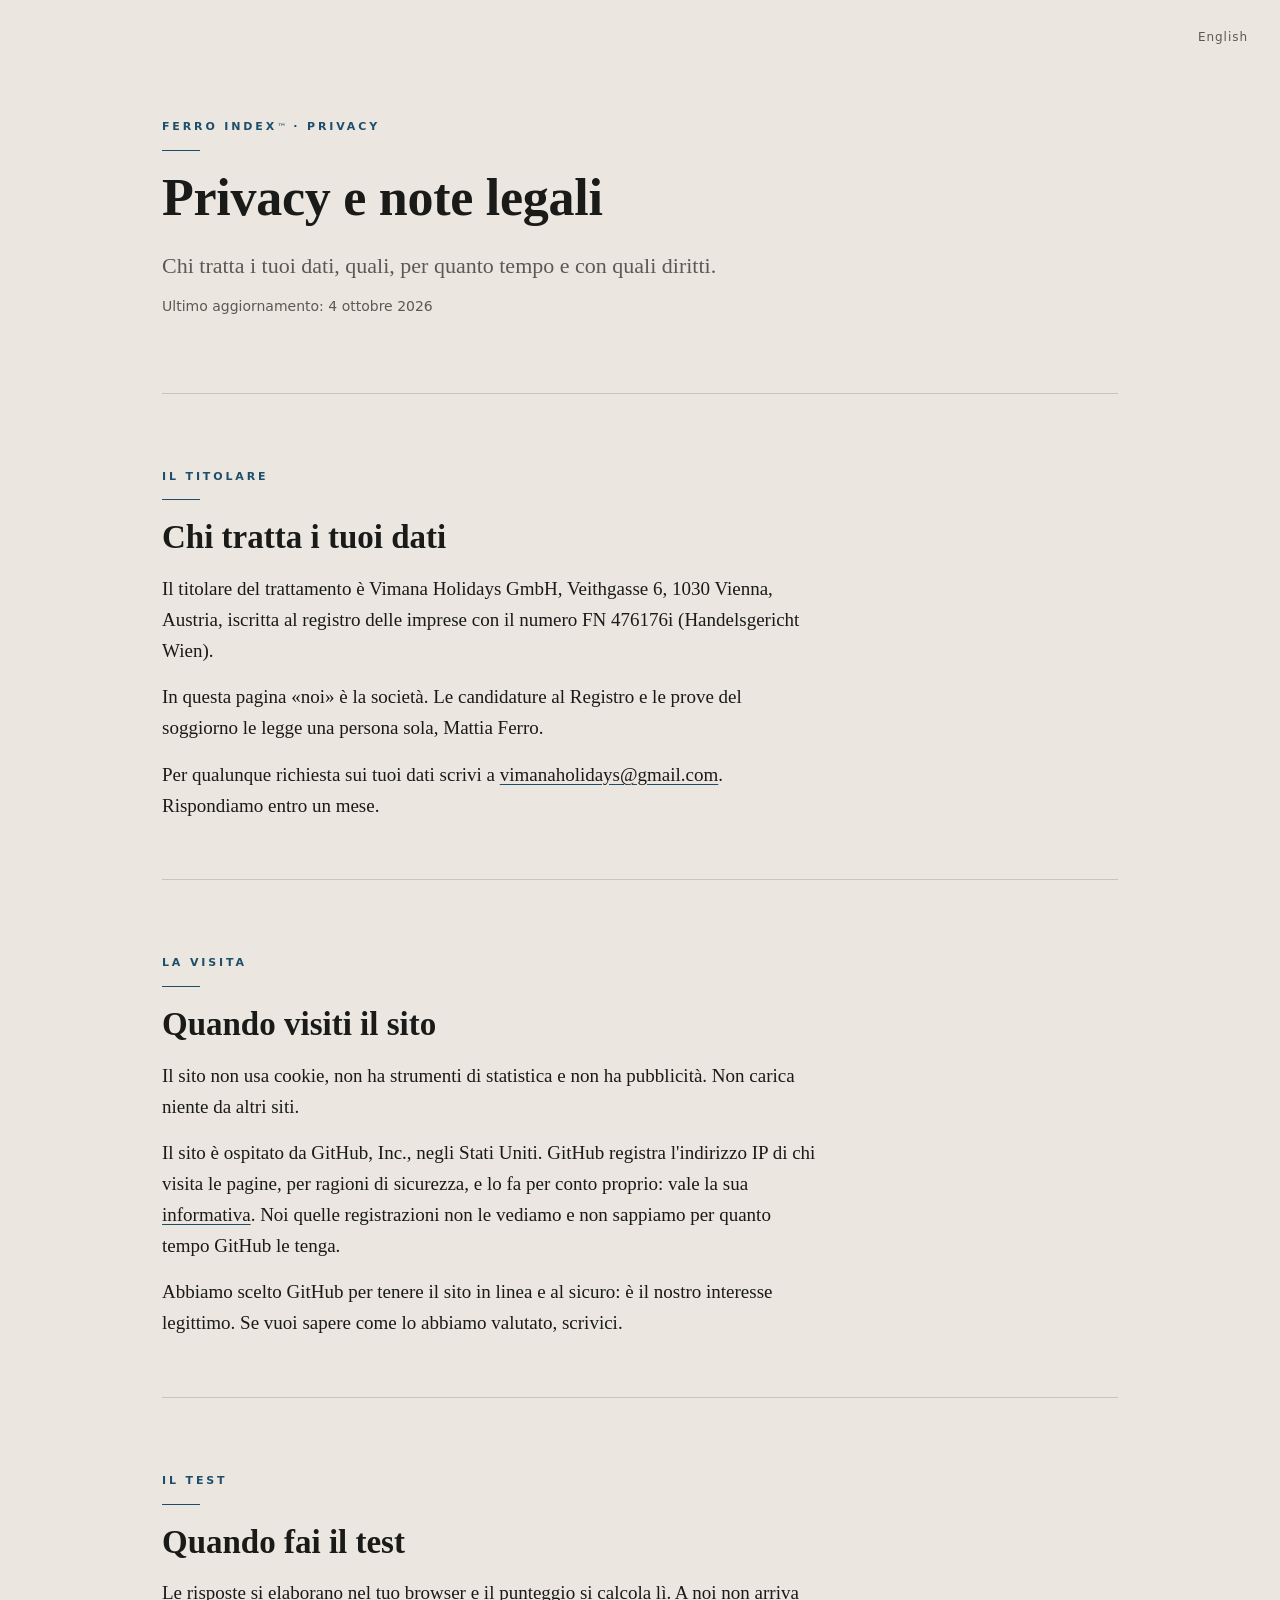
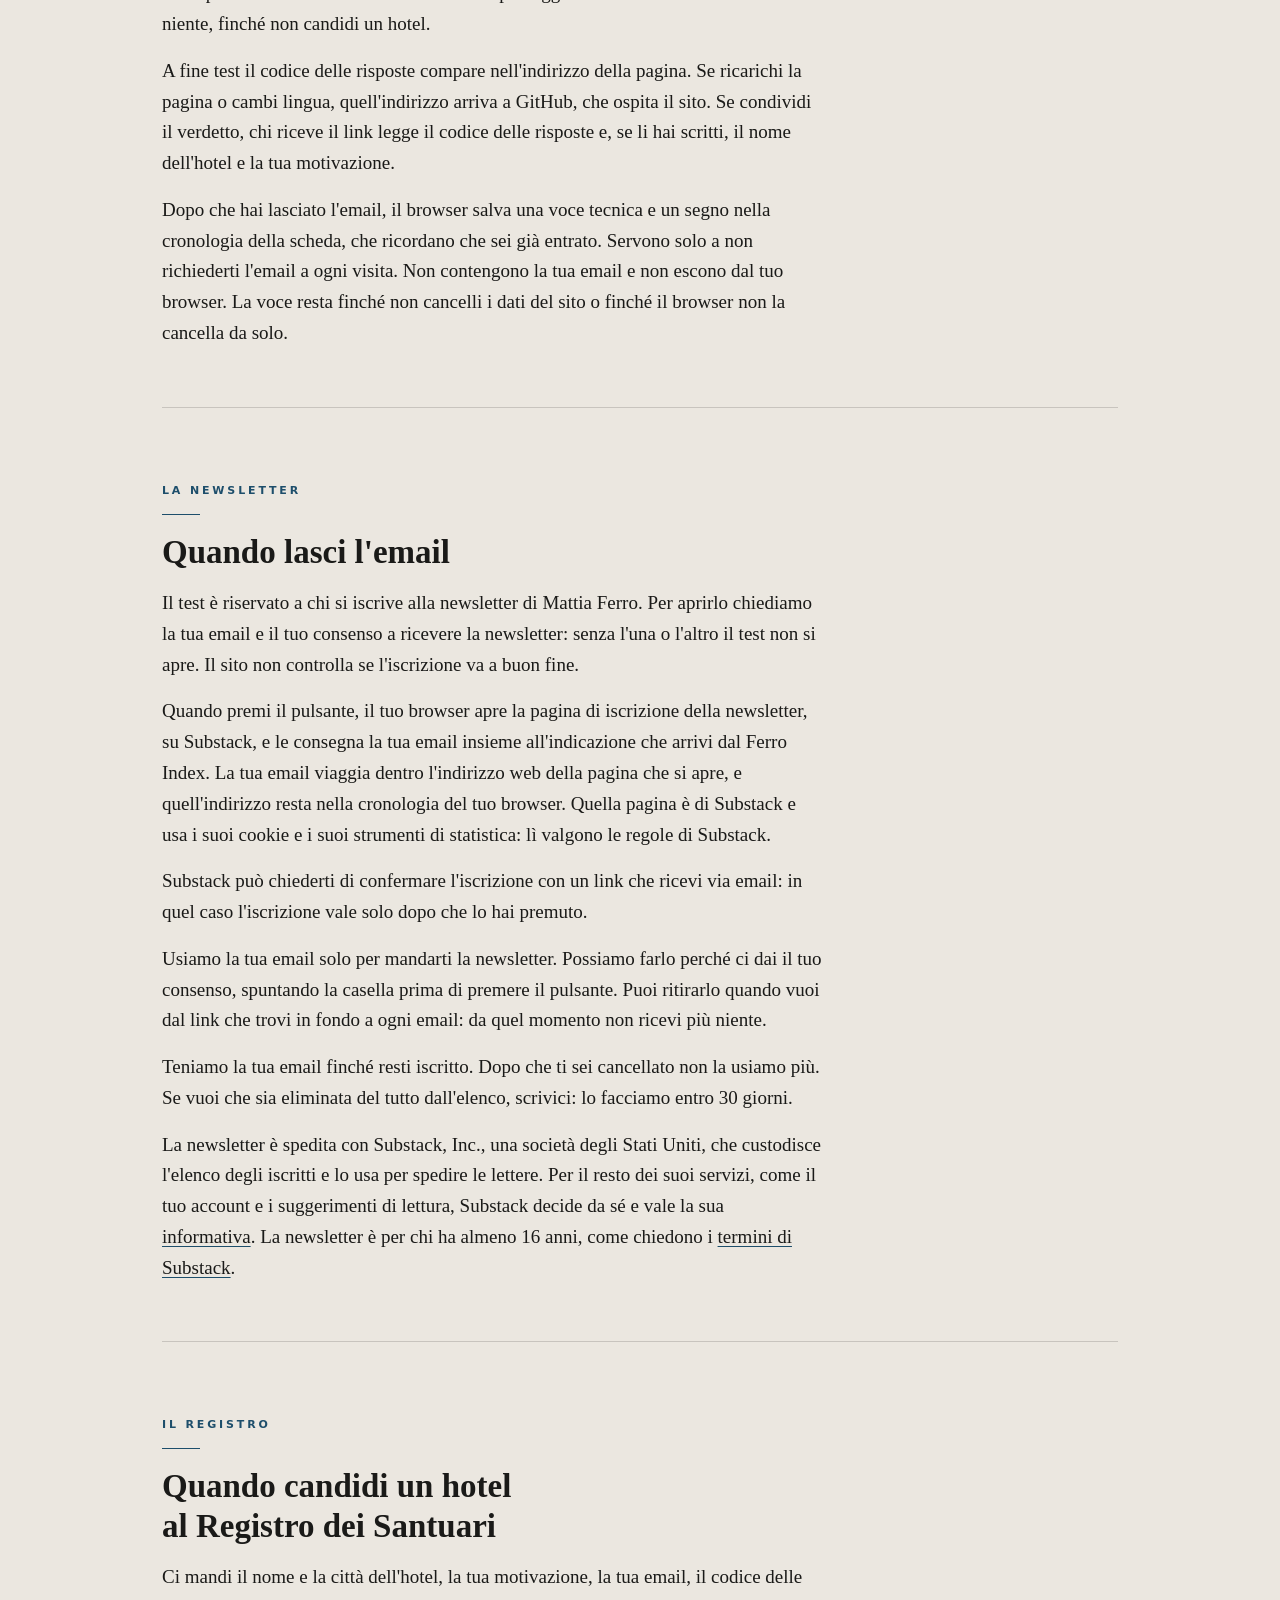
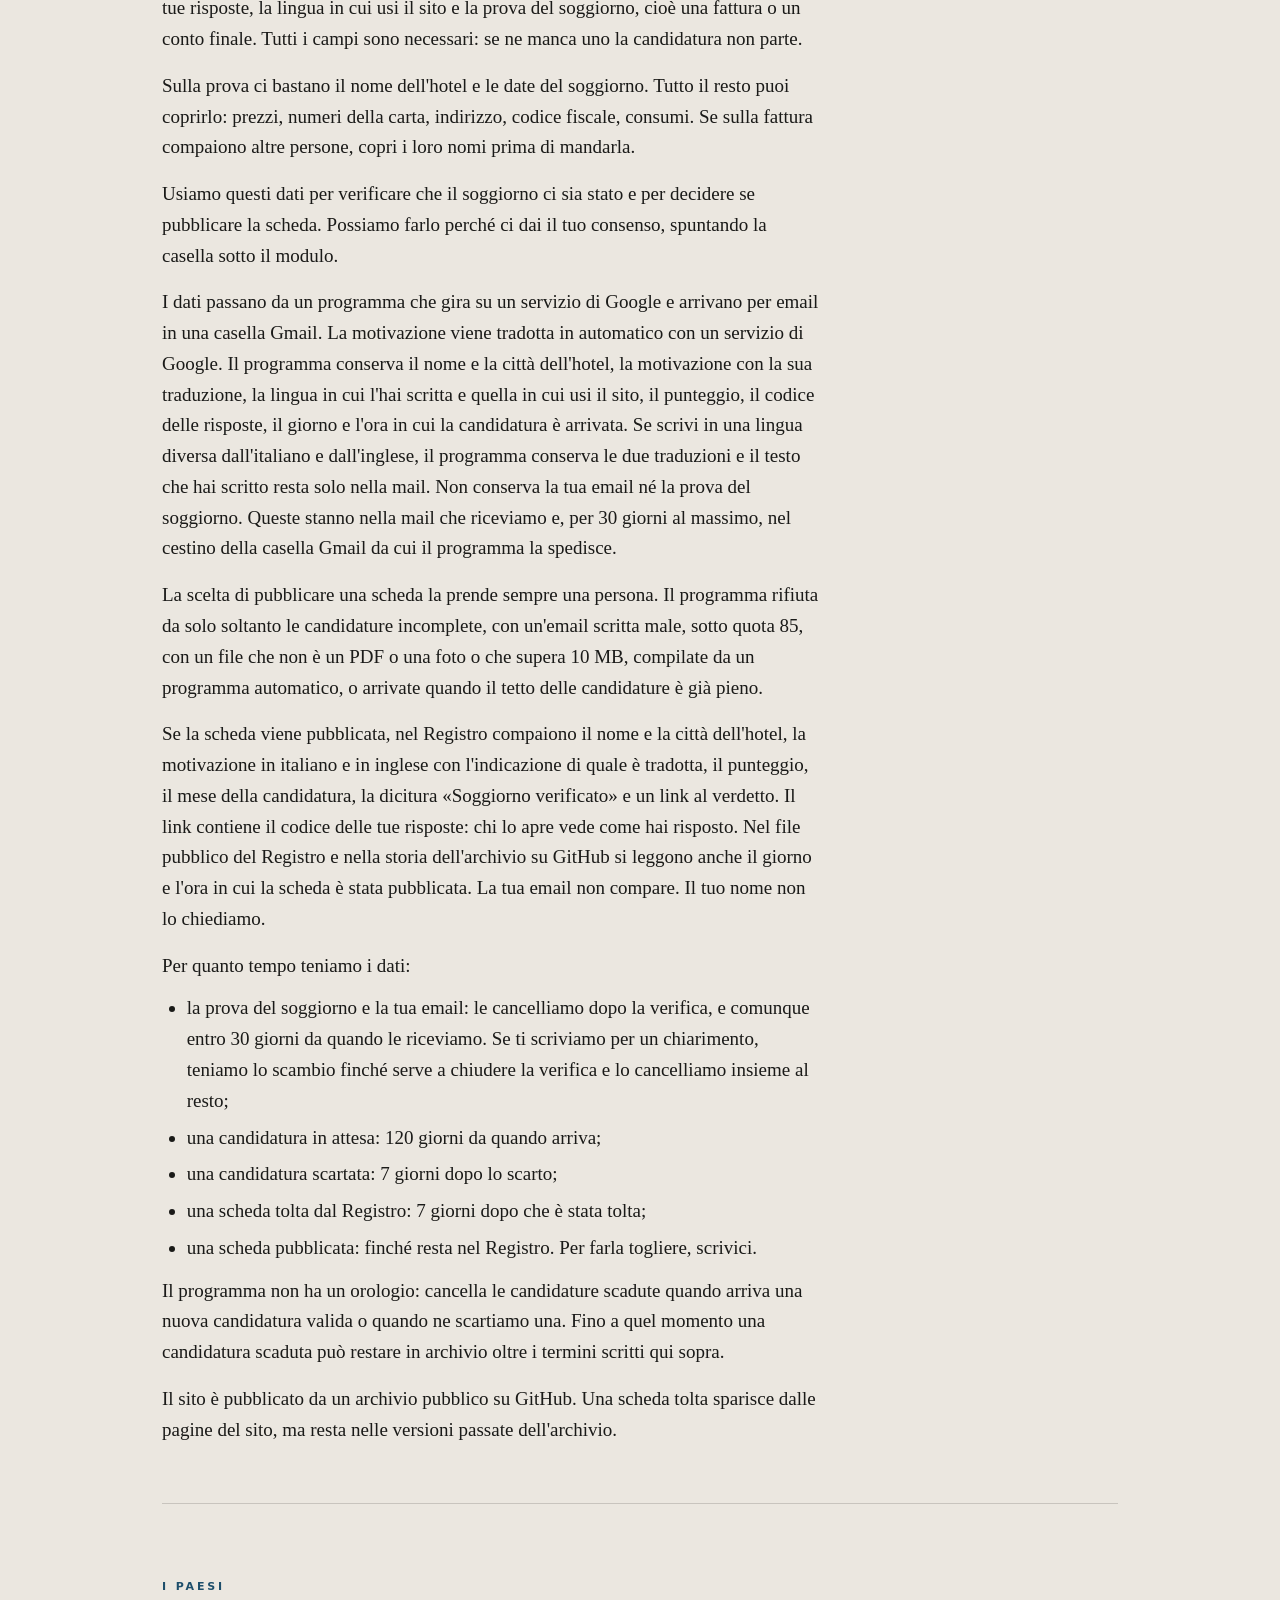
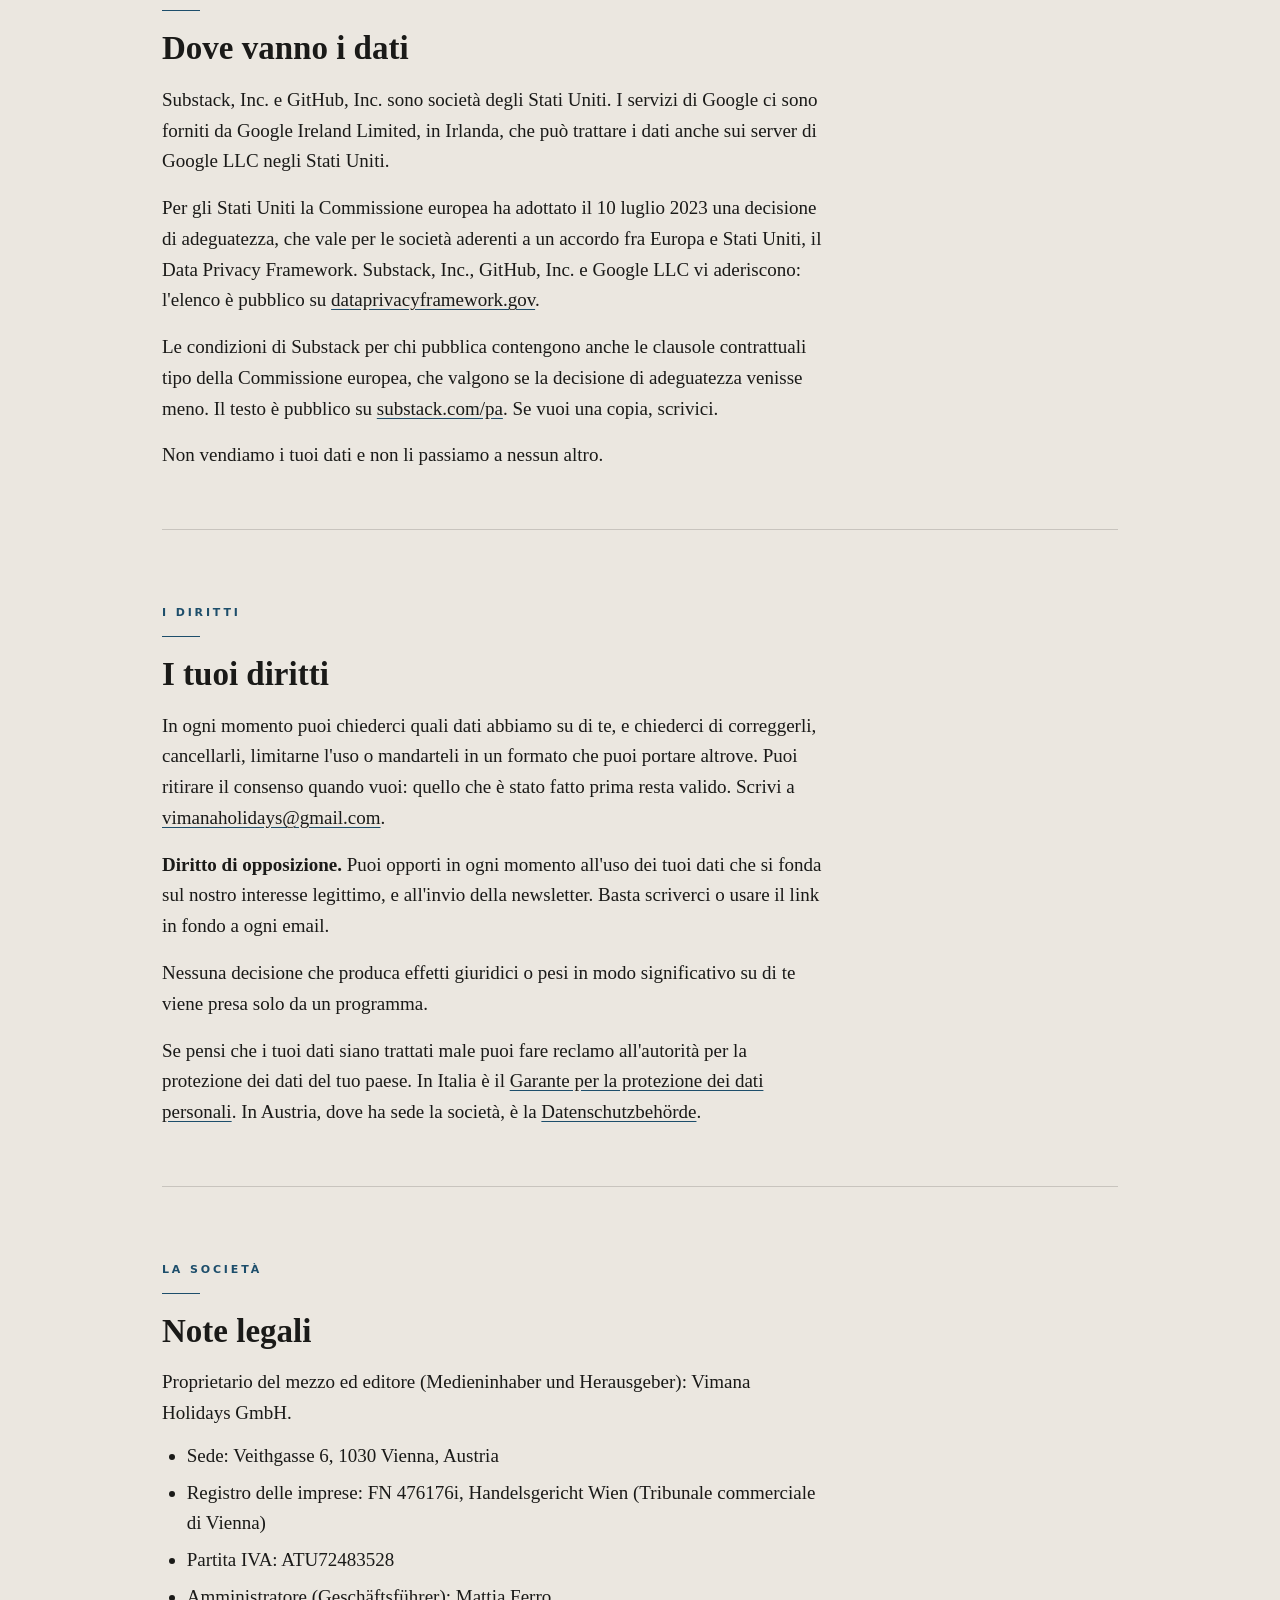
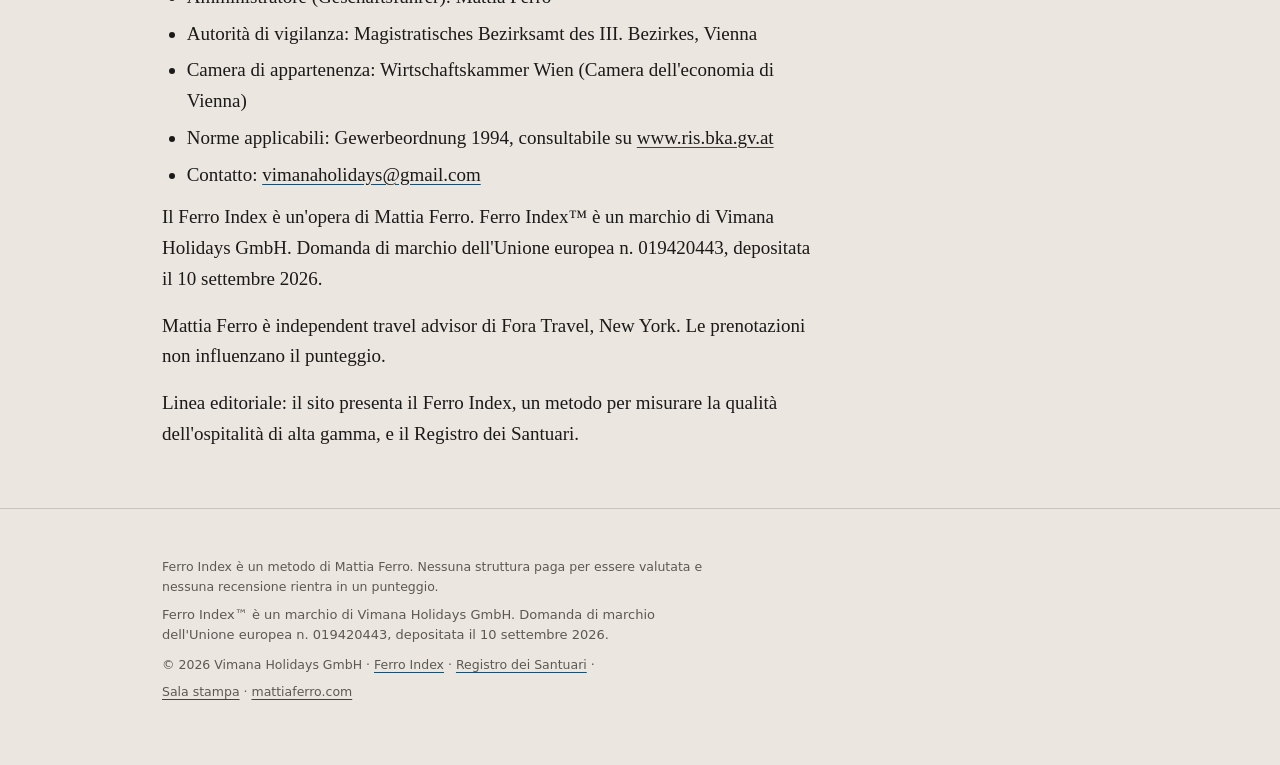
<file: privacy/index.html>
<!DOCTYPE html>
<html lang="it">
<head>
<meta charset="utf-8">
<meta name="viewport" content="width=device-width, initial-scale=1">
<title>Privacy e note legali · Ferro Index</title>
<meta name="description" content="Chi tratta i dati sul sito del Ferro Index, quali dati, per quanto tempo e con quali diritti. In fondo, le note legali di Vimana Holidays GmbH.">
<link rel="canonical" href="https://index.mattiaferro.com/privacy/">
<link rel="alternate" hreflang="it" href="https://index.mattiaferro.com/privacy/">
<link rel="alternate" hreflang="en" href="https://index.mattiaferro.com/en/privacy/">
<link rel="alternate" hreflang="x-default" href="https://index.mattiaferro.com/privacy/">
<meta property="og:type" content="website">
<meta property="og:title" content="Privacy e note legali, Ferro Index">
<meta property="og:description" content="Chi tratta i dati sul sito del Ferro Index, quali dati, per quanto tempo e con quali diritti.">
<meta property="og:url" content="https://index.mattiaferro.com/privacy/">
<meta property="og:locale" content="it_IT">
<meta property="og:image" content="https://index.mattiaferro.com/assets/og-ferro-index.png">
<meta property="og:image:width" content="1200">
<meta property="og:image:height" content="630">
<meta property="og:image:alt" content="Ferro Index">
<meta name="twitter:card" content="summary_large_image">
<meta name="theme-color" content="#ebe7e0">
<link rel="icon" href="/assets/favicon.svg" type="image/svg+xml">
<link rel="icon" href="/assets/favicon-32.png" sizes="32x32" type="image/png">
<link rel="icon" href="/assets/favicon-16.png" sizes="16x16" type="image/png">
<link rel="apple-touch-icon" href="/assets/apple-touch-icon.png">
<link rel="stylesheet" href="/assets/ferro.css?v=91">
</head>
<body>

<a class="lang" href="/en/privacy/" hreflang="en" lang="en">English</a>

<main class="wrap pagina-testo">

  <header class="hero">
    <p class="occhiello"><span>Ferro Index<span class="tm">™</span> · Privacy</span></p>
    <hr class="filetto">
    <h1>Privacy e note legali</h1>
    <p class="sotto">Chi tratta i tuoi dati, quali, per quanto tempo e con quali diritti.</p>
    <p class="micro">Ultimo aggiornamento: 4 ottobre 2026</p>
  </header>

  <section class="blocco" id="titolare">
    <p class="occhiello">Il titolare</p>
    <hr class="filetto">
    <h2>Chi tratta i tuoi dati</h2>
    <p>Il titolare del trattamento è Vimana Holidays GmbH, Veithgasse 6, 1030 Vienna, Austria, iscritta al registro delle imprese con il numero FN 476176i (Handelsgericht Wien).</p>
    <p>In questa pagina «noi» è la società. Le candidature al Registro e le prove del soggiorno le legge una persona sola, Mattia Ferro.</p>
    <p>Per qualunque richiesta sui tuoi dati scrivi a <a href="mailto:vimanaholidays@gmail.com">vimanaholidays@gmail.com</a>. Rispondiamo entro un mese.</p>
  </section>

  <section class="blocco" id="visita">
    <p class="occhiello">La visita</p>
    <hr class="filetto">
    <h2>Quando visiti il sito</h2>
    <p>Il sito non usa cookie, non ha strumenti di statistica e non ha pubblicità. Non carica niente da altri siti.</p>
    <p>Il sito è ospitato da GitHub, Inc., negli Stati Uniti. GitHub registra l'indirizzo IP di chi visita le pagine, per ragioni di sicurezza, e lo fa per conto proprio: vale la sua <a href="https://docs.github.com/site-policy/privacy-policies/github-general-privacy-statement">informativa</a>. Noi quelle registrazioni non le vediamo e non sappiamo per quanto tempo GitHub le tenga.</p>
    <p>Abbiamo scelto GitHub per tenere il sito in linea e al sicuro: è il nostro interesse legittimo. Se vuoi sapere come lo abbiamo valutato, scrivici.</p>
  </section>

  <section class="blocco" id="test">
    <p class="occhiello">Il test</p>
    <hr class="filetto">
    <h2>Quando fai il test</h2>
    <p>Le risposte si elaborano nel tuo browser e il punteggio si calcola lì. A noi non arriva niente, finché non candidi un hotel.</p>
    <p>A fine test il codice delle risposte compare nell'indirizzo della pagina. Se ricarichi la pagina o cambi lingua, quell'indirizzo arriva a GitHub, che ospita il sito. Se condividi il verdetto, chi riceve il link legge il codice delle risposte e, se li hai scritti, il nome dell'hotel e la tua motivazione.</p>
    <p>Dopo che hai lasciato l'email, il browser salva una voce tecnica e un segno nella cronologia della scheda, che ricordano che sei già entrato. Servono solo a non richiederti l'email a ogni visita. Non contengono la tua email e non escono dal tuo browser. La voce resta finché non cancelli i dati del sito o finché il browser non la cancella da solo.</p>
  </section>

  <section class="blocco" id="newsletter">
    <p class="occhiello">La newsletter</p>
    <hr class="filetto">
    <h2>Quando lasci l'email</h2>
    <p>Il test è riservato a chi si iscrive alla newsletter di Mattia Ferro. Per aprirlo chiediamo la tua email e il tuo consenso a ricevere la newsletter: senza l'una o l'altro il test non si apre. Il sito non controlla se l'iscrizione va a buon fine.</p>
    <p>Quando premi il pulsante, il tuo browser apre la pagina di iscrizione della newsletter, su Substack, e le consegna la tua email insieme all'indicazione che arrivi dal Ferro Index. La tua email viaggia dentro l'indirizzo web della pagina che si apre, e quell'indirizzo resta nella cronologia del tuo browser. Quella pagina è di Substack e usa i suoi cookie e i suoi strumenti di statistica: lì valgono le regole di Substack.</p>
    <p>Substack può chiederti di confermare l'iscrizione con un link che ricevi via email: in quel caso l'iscrizione vale solo dopo che lo hai premuto.</p>
    <p>Usiamo la tua email solo per mandarti la newsletter. Possiamo farlo perché ci dai il tuo consenso, spuntando la casella prima di premere il pulsante. Puoi ritirarlo quando vuoi dal link che trovi in fondo a ogni email: da quel momento non ricevi più niente.</p>
    <p>Teniamo la tua email finché resti iscritto. Dopo che ti sei cancellato non la usiamo più. Se vuoi che sia eliminata del tutto dall'elenco, scrivici: lo facciamo entro 30 giorni.</p>
    <p>La newsletter è spedita con Substack, Inc., una società degli Stati Uniti, che custodisce l'elenco degli iscritti e lo usa per spedire le lettere. Per il resto dei suoi servizi, come il tuo account e i suggerimenti di lettura, Substack decide da sé e vale la sua <a href="https://substack.com/privacy">informativa</a>. La newsletter è per chi ha almeno 16 anni, come chiedono i <a href="https://substack.com/tos">termini di Substack</a>.</p>
  </section>

  <section class="blocco" id="registro">
    <p class="occhiello">Il Registro</p>
    <hr class="filetto">
    <h2>Quando candidi un hotel al Registro dei Santuari</h2>
    <p>Ci mandi il nome e la città dell'hotel, la tua motivazione, la tua email, il codice delle tue risposte, la lingua in cui usi il sito e la prova del soggiorno, cioè una fattura o un conto finale. Tutti i campi sono necessari: se ne manca uno la candidatura non parte.</p>
    <p>Sulla prova ci bastano il nome dell'hotel e le date del soggiorno. Tutto il resto puoi coprirlo: prezzi, numeri della carta, indirizzo, codice fiscale, consumi. Se sulla fattura compaiono altre persone, copri i loro nomi prima di mandarla.</p>
    <p>Usiamo questi dati per verificare che il soggiorno ci sia stato e per decidere se pubblicare la scheda. Possiamo farlo perché ci dai il tuo consenso, spuntando la casella sotto il modulo.</p>
    <p>I dati passano da un programma che gira su un servizio di Google e arrivano per email in una casella Gmail. La motivazione viene tradotta in automatico con un servizio di Google. Il programma conserva il nome e la città dell'hotel, la motivazione con la sua traduzione, la lingua in cui l'hai scritta e quella in cui usi il sito, il punteggio, il codice delle risposte, il giorno e l'ora in cui la candidatura è arrivata. Se scrivi in una lingua diversa dall'italiano e dall'inglese, il programma conserva le due traduzioni e il testo che hai scritto resta solo nella mail. Non conserva la tua email né la prova del soggiorno. Queste stanno nella mail che riceviamo e, per 30 giorni al massimo, nel cestino della casella Gmail da cui il programma la spedisce.</p>
    <p>La scelta di pubblicare una scheda la prende sempre una persona. Il programma rifiuta da solo soltanto le candidature incomplete, con un'email scritta male, sotto quota 85, con un file che non è un PDF o una foto o che supera 10 MB, compilate da un programma automatico, o arrivate quando il tetto delle candidature è già pieno.</p>
    <p>Se la scheda viene pubblicata, nel Registro compaiono il nome e la città dell'hotel, la motivazione in italiano e in inglese con l'indicazione di quale è tradotta, il punteggio, il mese della candidatura, la dicitura «Soggiorno verificato» e un link al verdetto. Il link contiene il codice delle tue risposte: chi lo apre vede come hai risposto. Nel file pubblico del Registro e nella storia dell'archivio su GitHub si leggono anche il giorno e l'ora in cui la scheda è stata pubblicata. La tua email non compare. Il tuo nome non lo chiediamo.</p>
    <p>Per quanto tempo teniamo i dati:</p>
    <ul class="elenco-metodo">
      <li>la prova del soggiorno e la tua email: le cancelliamo dopo la verifica, e comunque entro 30 giorni da quando le riceviamo. Se ti scriviamo per un chiarimento, teniamo lo scambio finché serve a chiudere la verifica e lo cancelliamo insieme al resto;</li>
      <li>una candidatura in attesa: 120 giorni da quando arriva;</li>
      <li>una candidatura scartata: 7 giorni dopo lo scarto;</li>
      <li>una scheda tolta dal Registro: 7 giorni dopo che è stata tolta;</li>
      <li>una scheda pubblicata: finché resta nel Registro. Per farla togliere, scrivici.</li>
    </ul>
    <p>Il programma non ha un orologio: cancella le candidature scadute quando arriva una nuova candidatura valida o quando ne scartiamo una. Fino a quel momento una candidatura scaduta può restare in archivio oltre i termini scritti qui sopra.</p>
    <p>Il sito è pubblicato da un archivio pubblico su GitHub. Una scheda tolta sparisce dalle pagine del sito, ma resta nelle versioni passate dell'archivio.</p>
  </section>

  <section class="blocco" id="dove">
    <p class="occhiello">I paesi</p>
    <hr class="filetto">
    <h2>Dove vanno i dati</h2>
    <p>Substack, Inc. e GitHub, Inc. sono società degli Stati Uniti. I servizi di Google ci sono forniti da Google Ireland Limited, in Irlanda, che può trattare i dati anche sui server di Google LLC negli Stati Uniti.</p>
    <p>Per gli Stati Uniti la Commissione europea ha adottato il 10 luglio 2023 una decisione di adeguatezza, che vale per le società aderenti a un accordo fra Europa e Stati Uniti, il Data Privacy Framework. Substack, Inc., GitHub, Inc. e Google LLC vi aderiscono: l'elenco è pubblico su <a href="https://www.dataprivacyframework.gov/list">dataprivacyframework.gov</a>.</p>
    <p>Le condizioni di Substack per chi pubblica contengono anche le clausole contrattuali tipo della Commissione europea, che valgono se la decisione di adeguatezza venisse meno. Il testo è pubblico su <a href="https://substack.com/pa">substack.com/pa</a>. Se vuoi una copia, scrivici.</p>
    <p>Non vendiamo i tuoi dati e non li passiamo a nessun altro.</p>
  </section>

  <section class="blocco" id="diritti">
    <p class="occhiello">I diritti</p>
    <hr class="filetto">
    <h2>I tuoi diritti</h2>
    <p>In ogni momento puoi chiederci quali dati abbiamo su di te, e chiederci di correggerli, cancellarli, limitarne l'uso o mandarteli in un formato che puoi portare altrove. Puoi ritirare il consenso quando vuoi: quello che è stato fatto prima resta valido. Scrivi a <a href="mailto:vimanaholidays@gmail.com">vimanaholidays@gmail.com</a>.</p>
    <p><strong>Diritto di opposizione.</strong> Puoi opporti in ogni momento all'uso dei tuoi dati che si fonda sul nostro interesse legittimo, e all'invio della newsletter. Basta scriverci o usare il link in fondo a ogni email.</p>
    <p>Nessuna decisione che produca effetti giuridici o pesi in modo significativo su di te viene presa solo da un programma.</p>
    <p>Se pensi che i tuoi dati siano trattati male puoi fare reclamo all'autorità per la protezione dei dati del tuo paese. In Italia è il <a href="https://www.garanteprivacy.it">Garante per la protezione dei dati personali</a>. In Austria, dove ha sede la società, è la <a href="https://www.dsb.gv.at">Datenschutzbehörde</a>.</p>
  </section>

  <section class="blocco" id="note-legali">
    <p class="occhiello">La società</p>
    <hr class="filetto">
    <h2>Note legali</h2>
    <p>Proprietario del mezzo ed editore (Medieninhaber und Herausgeber): Vimana Holidays GmbH.</p>
    <ul class="elenco-metodo">
      <li>Sede: Veithgasse 6, 1030 Vienna, Austria</li>
      <li>Registro delle imprese: FN 476176i, Handelsgericht Wien (Tribunale commerciale di Vienna)</li>
      <li>Partita IVA: ATU72483528</li>
      <li>Amministratore (Geschäftsführer): Mattia Ferro</li>
      <li>Autorità di vigilanza: Magistratisches Bezirksamt des III. Bezirkes, Vienna</li>
      <li>Camera di appartenenza: Wirtschaftskammer Wien (Camera dell'economia di Vienna)</li>
      <li>Norme applicabili: Gewerbeordnung 1994, consultabile su <a href="https://www.ris.bka.gv.at">www.ris.bka.gv.at</a></li>
      <li>Contatto: <a href="mailto:vimanaholidays@gmail.com">vimanaholidays@gmail.com</a></li>
    </ul>
    <p>Il Ferro Index è un'opera di Mattia Ferro. Ferro Index™ è un marchio di Vimana Holidays GmbH. Domanda di marchio dell'Unione europea n. 019420443, depositata il 10 settembre 2026.</p>
    <p>Mattia Ferro è independent travel advisor di Fora Travel, New York. Le prenotazioni non influenzano il punteggio.</p>
    <p>Linea editoriale: il sito presenta il Ferro Index, un metodo per misurare la qualità dell'ospitalità di alta gamma, e il Registro dei Santuari.</p>
  </section>

</main>

<footer>
  <div class="wrap">
    <p>Ferro Index è un metodo di Mattia Ferro. Nessuna struttura paga per essere valutata e nessuna recensione rientra in un punteggio.</p>
    <p class="firma marchio-nota">Ferro Index™ è un marchio di Vimana Holidays GmbH. Domanda di marchio dell'Unione europea n. 019420443, depositata il 10 settembre 2026.</p>
    <p>© 2026 Vimana&nbsp;Holidays&nbsp;GmbH&nbsp;· <a href="/">Ferro Index</a>&nbsp;· <a href="/santuari/">Registro dei Santuari</a>&nbsp;· <a href="/stampa/">Sala&nbsp;stampa</a>&nbsp;· <a href="https://mattiaferro.com">mattiaferro.com</a></p>
  </div>
</footer>

</body>
</html>
</file>
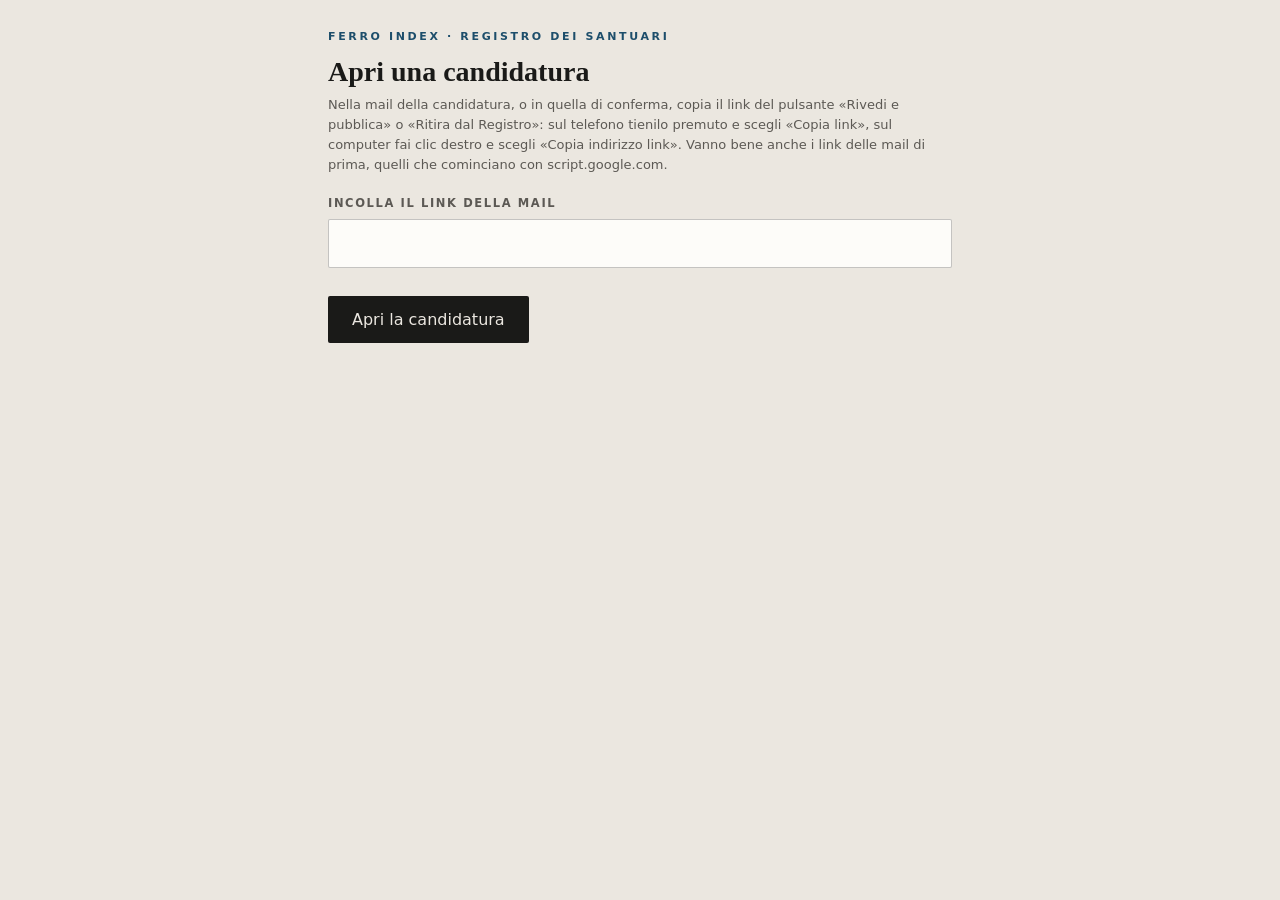
<file: revisione/index.html>
<!DOCTYPE html>
<html lang="it">
<head>
<meta charset="utf-8">
<meta name="viewport" content="width=device-width, initial-scale=1">
<meta name="robots" content="noindex, nofollow">
<meta name="referrer" content="no-referrer">
<!-- il browser fa rispettare la regola «nient'altro va in rete»: solo il server delle
     candidature (con il suo rinvio a script.googleusercontent.com), niente moduli verso
     altri indirizzi, niente risorse esterne -->
<meta http-equiv="Content-Security-Policy" content="default-src 'none'; script-src 'unsafe-inline'; style-src 'unsafe-inline'; img-src data:; connect-src https://script.google.com https://script.googleusercontent.com; form-action 'none'; base-uri 'none'">
<title>Registro dei Santuari</title>
<!-- un'icona vuota: il browser non chiede /favicon.ico, e la pagina non manda in rete
     niente oltre alla richiesta al server delle candidature -->
<link rel="icon" href="data:,">
<!--
  La pagina di revisione del Registro dei Santuari, per Mattia. Ci portano i pulsanti
  «Rivedi e pubblica» e «Ritira dal Registro» delle mail del server delle candidature
  (Apps Script di mailperagente, sorgenti in knowledge/codice/registro/Codice.gs).

  Perché qui e non sul server: la pagina servita da Apps Script non si apre in un browser
  con più account Google collegati (Google lo dice per iscritto: il «multi-login» non è
  supportato per le app web) e mostrava «Impossibile aprire il file in questo momento».
  Questa pagina parla con il server con fetch e senza cookie, come il modulo delle
  candidature in ferro.js: funziona con qualunque account, o con nessuno.

  Codice della candidatura e token arrivano dopo il «#» (/revisione/#id=…&t=…): il browser
  non manda mai quella parte a GitHub Pages, e con referrer «no-referrer» non esce nemmeno
  verso i link della pagina. La pagina non è collegata dal resto del sito, non è nella
  mappa del sito e chiede ai motori di ricerca di non indicizzarla.

  Testi e aspetto sono quelli di Pagina.html, la pagina di prima, che resta sul server per
  i link delle mail già mandate. Quei link si possono anche incollare qui.
  Tutto ciò che arriva dal server entra nella pagina con textContent o value, mai come HTML.
-->
<style>
  * { box-sizing: border-box; }
  body { margin: 0; background: #ebe7e0; color: #1a1a18; font-family: Georgia, 'Times New Roman', serif; font-size: 17px; line-height: 1.55; }
  .box { max-width: 660px; margin: 0 auto; padding: 28px 18px 60px; }
  .occhiello { font-family: -apple-system, BlinkMacSystemFont, 'Segoe UI', system-ui, sans-serif; font-size: 11px; font-weight: 600; letter-spacing: 0.24em; text-transform: uppercase; color: #1d4e6b; margin: 0; }
  h1 { font-size: 28px; line-height: 1.2; margin: 10px 0 6px; overflow-wrap: anywhere; }
  .punti { font-family: -apple-system, system-ui, sans-serif; font-size: 14px; color: #5c5954; margin: 0 0 8px; }
  .punti a { color: #1d4e6b; }
  label { display: block; margin-top: 20px; font-family: -apple-system, system-ui, sans-serif; font-size: 11.5px; font-weight: 600; letter-spacing: 0.14em; text-transform: uppercase; color: #5c5954; }
  .aiuto { font-family: -apple-system, system-ui, sans-serif; font-size: 13px; color: #5c5954; margin: 4px 0 0; }
  input, textarea { display: block; width: 100%; margin-top: 6px; padding: 11px 12px; border: 1px solid rgba(26,26,24,0.25); border-radius: 2px; background: #fdfcf9; color: #1a1a18; font: 17px/1.45 Georgia, serif; }
  textarea { min-height: 120px; resize: vertical; }
  input:focus, textarea:focus { outline: 2px solid #1d4e6b; outline-offset: 1px; }
  .azioni { margin-top: 28px; display: flex; gap: 12px; flex-wrap: wrap; align-items: center; }
  button { font-family: -apple-system, system-ui, sans-serif; font-size: 16px; border-radius: 2px; cursor: pointer; padding: 14px 24px; }
  .primario { background: #1a1a18; color: #ebe7e0; border: 0; }
  .quieto { background: transparent; color: #1a1a18; border: 1px solid rgba(26,26,24,0.3); }
  button[disabled] { opacity: 0.5; cursor: default; }
  .esito { margin-top: 22px; padding: 14px 16px; border-left: 2px solid #1d4e6b; background: #fdfcf9; font-family: -apple-system, system-ui, sans-serif; font-size: 15px; overflow-wrap: anywhere; }
  .esito.errore { border-left-color: #8a2a1e; }
  .esito a { color: #1d4e6b; }
  [hidden], .nascosto { display: none !important; }
  fieldset.lingua { border: 0; padding: 0; margin: 22px 0 0; min-width: 0; }
  fieldset.lingua legend { font-family: -apple-system, system-ui, sans-serif; font-size: 11.5px; font-weight: 600; letter-spacing: 0.14em; text-transform: uppercase; color: #5c5954; padding: 0; }
  label.scelta { display: inline-flex; align-items: center; gap: 6px; margin: 8px 18px 0 0; font: 17px Georgia, serif; letter-spacing: 0; text-transform: none; color: #1a1a18; }
  label.scelta input { width: auto; margin: 0; }
</style>
</head>
<body>
<div class="box">
  <p class="occhiello">Ferro Index · Registro dei Santuari</p>

  <!-- mentre arriva la risposta del server -->
  <section id="s-caricamento" hidden>
    <h1>Un momento…</h1>
    <p class="aiuto">Sto aprendo la candidatura.</p>
  </section>

  <!-- la lettura non è andata (rete, server che non risponde o non riconosce la
       richiesta): si può riprovare -->
  <section id="s-rete" hidden>
    <h1>Non è andata</h1>
    <p class="esito errore" id="rete-testo"></p>
    <div class="azioni"><button class="primario" id="riprova" type="button">Riprova</button></div>
  </section>

  <section id="s-nontrovata" hidden>
    <h1>Candidatura non trovata</h1>
    <p class="esito errore">Le candidature scartate o ritirate si cancellano da sole <span id="giorni-scartate">7</span> giorni dopo, quelle rimaste in attesa dopo <span id="giorni">120</span> giorni: se la mail è più vecchia, questa non c'è più.</p>
    <div class="azioni"><button class="quieto altro-link" type="button">Incolla un altro link</button></div>
  </section>

  <section id="s-nonvalido" hidden>
    <h1>Link non valido</h1>
    <p class="esito errore"><span id="nonvalido-testo">Link non valido</span>. <span id="nonvalido-consiglio">Se il link arriva da una mail di candidatura, aprilo di nuovo da lì.</span></p>
    <div class="azioni"><button class="quieto altro-link" type="button">Incolla un altro link</button></div>
  </section>

  <!-- senza codice nel link: pagina aperta a mano, o link di una mail di prima, che
       portava alla pagina di Apps Script. Si incolla il link e si va avanti da qui -->
  <section id="s-incolla" hidden>
    <h1 id="incolla-titolo">Apri una candidatura</h1>
    <p class="aiuto">Nella mail della candidatura, o in quella di conferma, copia il link del pulsante «Rivedi e pubblica» o «Ritira dal Registro»: sul telefono tienilo premuto e scegli «Copia link», sul computer fai clic destro e scegli «Copia indirizzo link». Vanno bene anche i link delle mail di prima, quelli che cominciano con script.google.com.</p>
    <form id="incolla" novalidate>
      <label for="link">Incolla il link della mail</label>
      <input id="link" type="text" inputmode="url" autocomplete="off" autocapitalize="off" spellcheck="false">
      <div class="azioni"><button class="primario" id="apri" type="submit">Apri la candidatura</button></div>
    </form>
    <p class="esito errore" id="incolla-esito" hidden></p>
  </section>

  <section id="s-attesa" hidden>
    <h1>Candidatura: <span id="a-hotel"></span></h1>
    <p class="punti"><span id="a-punteggio"></span>/100 · Santuario<span id="a-verdetto-riga"> · <a id="a-verdetto" target="_blank" rel="noopener noreferrer">apri il verdetto</a></span></p>
    <p class="aiuto">Così apparirà nel Registro. Puoi correggere nome, città e traduzione prima di pubblicare.</p>
    <p class="aiuto"><strong>Prima di pubblicare apri la prova del soggiorno</strong> allegata alla mail: la scheda esce con la spunta «Soggiorno verificato», che sul sito vuol dire che l'hai vista.</p>

    <form id="scheda" novalidate>
      <label for="hotel">Nome dell'hotel</label>
      <input id="hotel" maxlength="60">
      <label for="citta">Città</label>
      <input id="citta" maxlength="60">
      <fieldset class="lingua">
        <legend>Il candidato ha scritto in</legend>
        <label class="scelta"><input type="radio" name="originale" value="it"> italiano</label>
        <label class="scelta"><input type="radio" name="originale" value="en"> inglese</label>
        <label class="scelta"><input type="radio" name="originale" value=""> un'altra lingua</label>
        <p class="aiuto" id="aiuto-riconosciuta">L'ho riconosciuto da solo: correggi se ho sbagliato. Sul sito l'altra versione porta la dicitura «Tradotto dall'inglese» o «Translated from Italian». Con «un'altra lingua» sono traduzioni tutte e due e il sito non porta diciture.</p>
        <p class="aiuto" id="aiuto-sconosciuta">Non ho riconosciuto la lingua: le due versioni qui sotto sono traduzioni e il testo originale è nella mail. Sul sito nessuna delle due porta diciture. Se il candidato ha scritto in italiano o in inglese, scegli la lingua e incolla nel campo giusto il suo testo originale, che trovi nella mail.</p>
      </fieldset>
      <label for="it">Motivazione in italiano</label>
      <textarea id="it" maxlength="900"></textarea>
      <label for="en">Motivazione in inglese</label>
      <textarea id="en" maxlength="900"></textarea>
      <div class="azioni">
        <button class="primario" id="pubblica" type="button">Pubblica</button>
        <button class="quieto" id="scarta" type="button">Scarta</button>
      </div>
    </form>
    <p class="esito" id="esito-attesa" hidden></p>
  </section>

  <section id="s-pubblicata" hidden>
    <h1>Pubblicato: <span id="p-hotel"></span></h1>
    <p class="punti"><span id="p-punteggio"></span>/100 · Santuario<span id="p-registro-riga"> · <a id="p-registro" target="_blank" rel="noopener noreferrer">apri il Registro</a></span></p>
    <p class="aiuto">Se hai cambiato idea, puoi togliere la scheda dal Registro. Resta tutto il resto del sito com'è.</p>
    <div class="azioni"><button class="quieto" id="ritira" type="button">Ritira dal Registro</button></div>
    <p class="esito" id="esito-pubblicata" hidden></p>
  </section>

  <section id="s-altro" hidden>
    <h1 id="x-hotel"></h1>
    <p class="esito">Questa candidatura è <span id="x-stato"></span>. Non c'è altro da fare.</p>
  </section>

  <noscript><p class="esito errore">Questa pagina ha bisogno di JavaScript.</p></noscript>
</div>

<script>
(function () {
  'use strict';
  /* dentro la cornice di un altro sito la pagina non si mostra: nessuno può coprirne i
     pulsanti con i suoi */
  if (window.top !== window.self) { document.body.textContent = ''; return; }
  /* lo stesso indirizzo di REGISTRO_ENDPOINT in assets/ferro.js: il server delle
     candidature, che riconosce le richieste di questa pagina dal campo «azione» */
  var ENDPOINT = 'https://script.google.com/macros/s/AKfycbyxZksLgOrGZOfpzwompQuTZ-82lS9D-npHVQerLf57mRD5V_jDJbgnrzSDBiBDcn5D/exec';
  /* Apps Script si ferma comunque a sei minuti: oltre non ha senso aspettare */
  var ATTESA_MASSIMA = 360000;
  var STATI = ['s-caricamento', 's-rete', 's-nontrovata', 's-nonvalido', 's-incolla', 's-attesa', 's-pubblicata', 's-altro'];
  var ID = '', TOKEN = '';
  var occupato = false;
  /* il link è stato incollato nel campo, e non aperto dalla mail */
  var incollato = false;

  function $(id) { return document.getElementById(id); }
  function testo(id, s) { $(id).textContent = s == null ? '' : String(s); }
  function mostra(quale) {
    STATI.forEach(function (s) { $(s).hidden = s !== quale; });
  }
  /* solo indirizzi https veri: un indirizzo che arriva dal server non deve poter
     diventare un link «javascript:» */
  function collega(id, url) {
    var buono = typeof url === 'string' && /^https:\/\/[^\s"<>]+$/.test(url);
    if (buono) $(id).href = url; else $(id).removeAttribute('href');
    return buono;
  }

  /* Codice e token da un link: quello nuovo (…/revisione/#id=…&t=…) o quello vecchio
     della pagina di Apps Script (…/exec?a=rivedi&id=…&t=…). Se il link è stato copiato
     codificato, per esempio dentro un rinvio, si decodifica e si riprova. */
  function daLink(s) {
    s = String(s || '').trim().replace(/&amp;/g, '&');
    for (var giro = 0; giro < 3; giro++) {
      var id = s.match(/(?:^|[?#&])id=([^&#\s]*)/), t = s.match(/(?:^|[?#&])t=([^&#\s]*)/);
      if (id) return { id: esadecimale(decodifica(id[1])), t: t ? esadecimale(decodifica(t[1])) : '' };
      try { var d = decodeURIComponent(s); if (d === s) break; s = d; } catch (e) { break; }
    }
    return null;
  }
  function decodifica(v) { try { return decodeURIComponent(v); } catch (e) { return v; } }
  /* codice e token del server sono fatti solo di cifre e lettere da a a f: un punto, una
     parentesi o uno spazio rimasti in coda al link copiato si lasciano fuori */
  function esadecimale(v) { var m = String(v || '').match(/^[0-9a-f]+/i); return m ? m[0] : ''; }

  function bloccaTutto(si) {
    document.querySelectorAll('button').forEach(function (b) { b.disabled = si; });
  }

  /* Una richiesta al server: corpo JSON spedito come testo semplice, così il browser non
     fa domande preliminari all'altro dominio; credentials 'omit', così nessun cookie di
     Google parte con la richiesta (è il motivo di questa pagina). Risponde sempre con
     un oggetto: quello del server, oppure { ok: false, rete: true, errore } se la rete
     cade o il server non risponde entro sei minuti. */
  function chiedi(azione, campi) {
    var corpo = { azione: azione, id: ID, t: TOKEN };
    if (campi) corpo.campi = campi;
    var fermo = typeof AbortController === 'function' ? new AbortController() : null;
    var scaduto = false;
    var orologio = fermo ? setTimeout(function () { scaduto = true; fermo.abort(); }, ATTESA_MASSIMA) : null;
    return fetch(ENDPOINT, {
      method: 'POST', credentials: 'omit', referrerPolicy: 'no-referrer', cache: 'no-store',
      body: JSON.stringify(corpo), signal: fermo ? fermo.signal : undefined
    }).then(function (r) {
      /* la risposta è arrivata: se non è JSON (per esempio una pagina d'errore di Google)
         il guasto è del server, non della connessione */
      return r.json().catch(function (err) {
        /* scaduti i sei minuti mentre arrivava il corpo: lo dice il catch qui sotto */
        if (scaduto) throw err;
        return { ok: false, rete: true, errore: 'Il server ha risposto con un errore. Riprova fra qualche minuto' };
      });
    }).then(function (esito) {
      clearTimeout(orologio);
      if (!esito || typeof esito !== 'object') return { ok: false, rete: true, errore: 'Il server ha risposto con un errore. Riprova fra qualche minuto' };
      return esito;
    }).catch(function () {
      clearTimeout(orologio);
      return { ok: false, rete: true, errore: scaduto
        ? 'Il server non ha risposto entro sei minuti. Riprova'
        : 'Il server non ha risposto. Controlla la connessione e riprova' };
    });
  }

  /* Il messaggio da mostrare per un esito non riuscito, scritto come in Pagina.html
     («Non è andata: Link non valido»). Il server vecchio, che non conosce le azioni di
     questa pagina, risponde con i codici del modulo delle candidature (per esempio
     «campi»): lo si dice in chiaro invece di mostrare il codice. */
  var CODICI_DEL_MODULO = ['campi', 'email', 'verdetto', 'soglia', 'file', 'troppe'];
  function messaggio(esito) {
    var e = String(esito && esito.errore || '');
    if (esito && esito.rete) return e;
    if (!e || e === 'interno') return 'Il server non è riuscito a completare la richiesta. Riprova fra qualche minuto';
    if (CODICI_DEL_MODULO.indexOf(e) >= 0) return 'Il server non ha riconosciuto la richiesta. Forse non è ancora aggiornato: riprova più tardi';
    return e;
  }

  function avvia() {
    /* dopo un'azione riuscita i pulsanti restano spenti (contro il secondo clic): un
       link nuovo riparte con i pulsanti accesi */
    bloccaTutto(false);
    var dati = daLink(location.hash);
    if (!dati || !dati.id) { apriIncolla(); return; }
    ID = dati.id; TOKEN = dati.t;
    if (!TOKEN) { nonValido('Link non valido'); return; }
    leggi();
  }

  /* chi ha incollato il link non va rimandato alla mail: con le mail di prima il link
     riporterebbe alla pagina di Google che non si apre */
  function nonValido(s) {
    testo('nonvalido-testo', s);
    testo('nonvalido-consiglio', incollato
      ? 'Controlla di aver copiato il link intero e incollalo di nuovo.'
      : 'Se il link arriva da una mail di candidatura, aprilo di nuovo da lì.');
    mostra('s-nonvalido');
  }

  function apriIncolla() {
    ID = ''; TOKEN = '';
    $('incolla-esito').hidden = true;
    mostra('s-incolla');
  }

  function leggi() {
    if (occupato) return;
    occupato = true;
    bloccaTutto(true);
    mostra('s-caricamento');
    chiedi('leggi').then(function (esito) {
      occupato = false;
      bloccaTutto(false);
      if (esito.ok) { disegna(esito); return; }
      if (esito.errore === 'Candidatura non trovata') {
        if (esito.giorni) testo('giorni', esito.giorni);
        if (esito.giorniScartate) testo('giorni-scartate', esito.giorniScartate);
        mostra('s-nontrovata');
        return;
      }
      if (esito.errore === 'Link non valido') { nonValido(esito.errore); return; }
      /* rete caduta, server che non risponde, errore interno o server non aggiornato */
      testo('rete-testo', messaggio(esito) + '.');
      mostra('s-rete');
    });
  }

  function disegna(d) {
    if (d.stato === 'in attesa') {
      testo('a-hotel', d.hotel);
      testo('a-punteggio', d.punteggio);
      $('a-verdetto-riga').hidden = !collega('a-verdetto', d.verdetto);
      $('hotel').value = d.hotel || '';
      $('citta').value = d.citta || '';
      $('it').value = d.it || '';
      $('en').value = d.en || '';
      var originale = d.originale === 'it' || d.originale === 'en' ? d.originale : '';
      document.querySelectorAll('input[name=originale]').forEach(function (r) { r.checked = r.value === originale; });
      $('aiuto-riconosciuta').hidden = !originale;
      $('aiuto-sconosciuta').hidden = !!originale;
      $('scheda').classList.remove('nascosto');
      $('esito-attesa').hidden = true;
      mostra('s-attesa');
    } else if (d.stato === 'pubblicata') {
      testo('p-hotel', d.hotel);
      testo('p-punteggio', d.punteggio);
      $('p-registro-riga').hidden = !collega('p-registro', d.registro);
      $('ritira').classList.remove('nascosto');
      $('esito-pubblicata').hidden = true;
      mostra('s-pubblicata');
    } else {
      testo('x-hotel', d.hotel);
      testo('x-stato', d.stato);
      mostra('s-altro');
    }
  }

  var STATO_CAMBIATO = ['Questa scheda non è pubblicata', 'Questa candidatura non è più in attesa', 'È già pubblicata: usa «Ritira dal Registro»'];

  function esito(id, s, errore) {
    var e = $(id);
    e.className = 'esito' + (errore ? ' errore' : '');
    e.textContent = s;
    e.hidden = false;
  }

  /* un'azione dei pulsanti: blocca tutto finché non torna la risposta, così un secondo
     clic non manda una seconda richiesta; se non va, sblocca e dice perché */
  function azione(nome, campi, dove, attesa, riuscita) {
    if (occupato) return;
    occupato = true;
    bloccaTutto(true);
    if (attesa) esito(dove, attesa); else $(dove).hidden = true;
    chiedi(nome, campi).then(function (r) {
      occupato = false;
      if (r.ok) { riuscita(r); return; }
      bloccaTutto(false);
      /* la candidatura nel frattempo ha cambiato stato (per esempio un ritiro già fatto,
         con la risposta persa per strada): si rilegge e si mostra com'è adesso */
      if (STATO_CAMBIATO.indexOf(String(r.errore || '')) >= 0) { leggi(); return; }
      esito(dove, 'Non è andata: ' + messaggio(r), true);
    });
  }

  $('pubblica').addEventListener('click', function () {
    var scelta = document.querySelector('input[name=originale]:checked');
    var campi = { hotel: $('hotel').value, citta: $('citta').value, it: $('it').value, en: $('en').value };
    /* senza scelta il server tiene la lingua riconosciuta. «un'altra lingua» manda ''
       insieme ad altraLingua, come Pagina.html */
    if (scelta) campi.originale = scelta.value;
    if (scelta && scelta.value === '') campi.altraLingua = true;
    azione('pubblica', campi, 'esito-attesa', 'Pubblicazione in corso…', function (r) {
      $('scheda').classList.add('nascosto');
      esito('esito-attesa', 'Pubblicato. Sarà visibile sul sito entro pochi minuti. ');
      var url = r.url;
      if (typeof url === 'string' && /^https:\/\/[^\s"<>]+$/.test(url)) {
        var a = document.createElement('a');
        a.href = url; a.target = '_blank'; a.rel = 'noopener noreferrer'; a.textContent = 'Apri il Registro';
        $('esito-attesa').appendChild(a);
      }
    });
  });

  $('scarta').addEventListener('click', function () {
    if (occupato) return;
    if (!confirm('Scartare questa candidatura? Non verrà pubblicata.')) return;
    azione('scarta', null, 'esito-attesa', '', function () {
      $('scheda').classList.add('nascosto');
      esito('esito-attesa', 'Candidatura scartata. Cancella dalla tua casella la mail con la prova del soggiorno: la copia rimasta al server va nel cestino da sola.');
    });
  });

  $('ritira').addEventListener('click', function () {
    if (occupato) return;
    if (!confirm('Togliere questa scheda dal Registro?')) return;
    azione('ritira', null, 'esito-pubblicata', 'Ritiro in corso…', function () {
      $('ritira').classList.add('nascosto');
      esito('esito-pubblicata', 'Ritirata. Sparirà dal sito entro pochi minuti.');
    });
  });

  $('riprova').addEventListener('click', leggi);

  /* dopo un link sbagliato o scaduto si torna al campo per incollarne un altro */
  document.querySelectorAll('.altro-link').forEach(function (b) {
    b.addEventListener('click', function () {
      if (occupato) return;
      try { history.replaceState(null, '', location.pathname); } catch (err) {}
      apriIncolla();
    });
  });

  $('incolla').addEventListener('submit', function (ev) {
    ev.preventDefault();
    if (occupato) return;
    var dati = daLink($('link').value);
    if (!dati || !dati.id || !dati.t) {
      var e = $('incolla-esito');
      e.textContent = 'Questo non sembra il link della mail: deve contenere il codice della candidatura (id=…) e il codice segreto (t=…).';
      e.hidden = false;
      return;
    }
    $('link').value = '';
    incollato = true;
    /* il link incollato diventa l'indirizzo della pagina: si può ricaricare, e
       sostituisce la voce della cronologia invece di aggiungerne una */
    try { history.replaceState(null, '', '#id=' + encodeURIComponent(dati.id) + '&t=' + encodeURIComponent(dati.t)); } catch (err) {}
    ID = dati.id; TOKEN = dati.t;
    leggi();
  });

  /* un link nuovo incollato nella barra dell'indirizzo cambia solo il «#»: la pagina non
     si ricarica, quindi si riparte da qui */
  window.addEventListener('hashchange', function () { if (!occupato) { incollato = false; avvia(); } });

  avvia();
})();
</script>
</body>
</html>
</file>
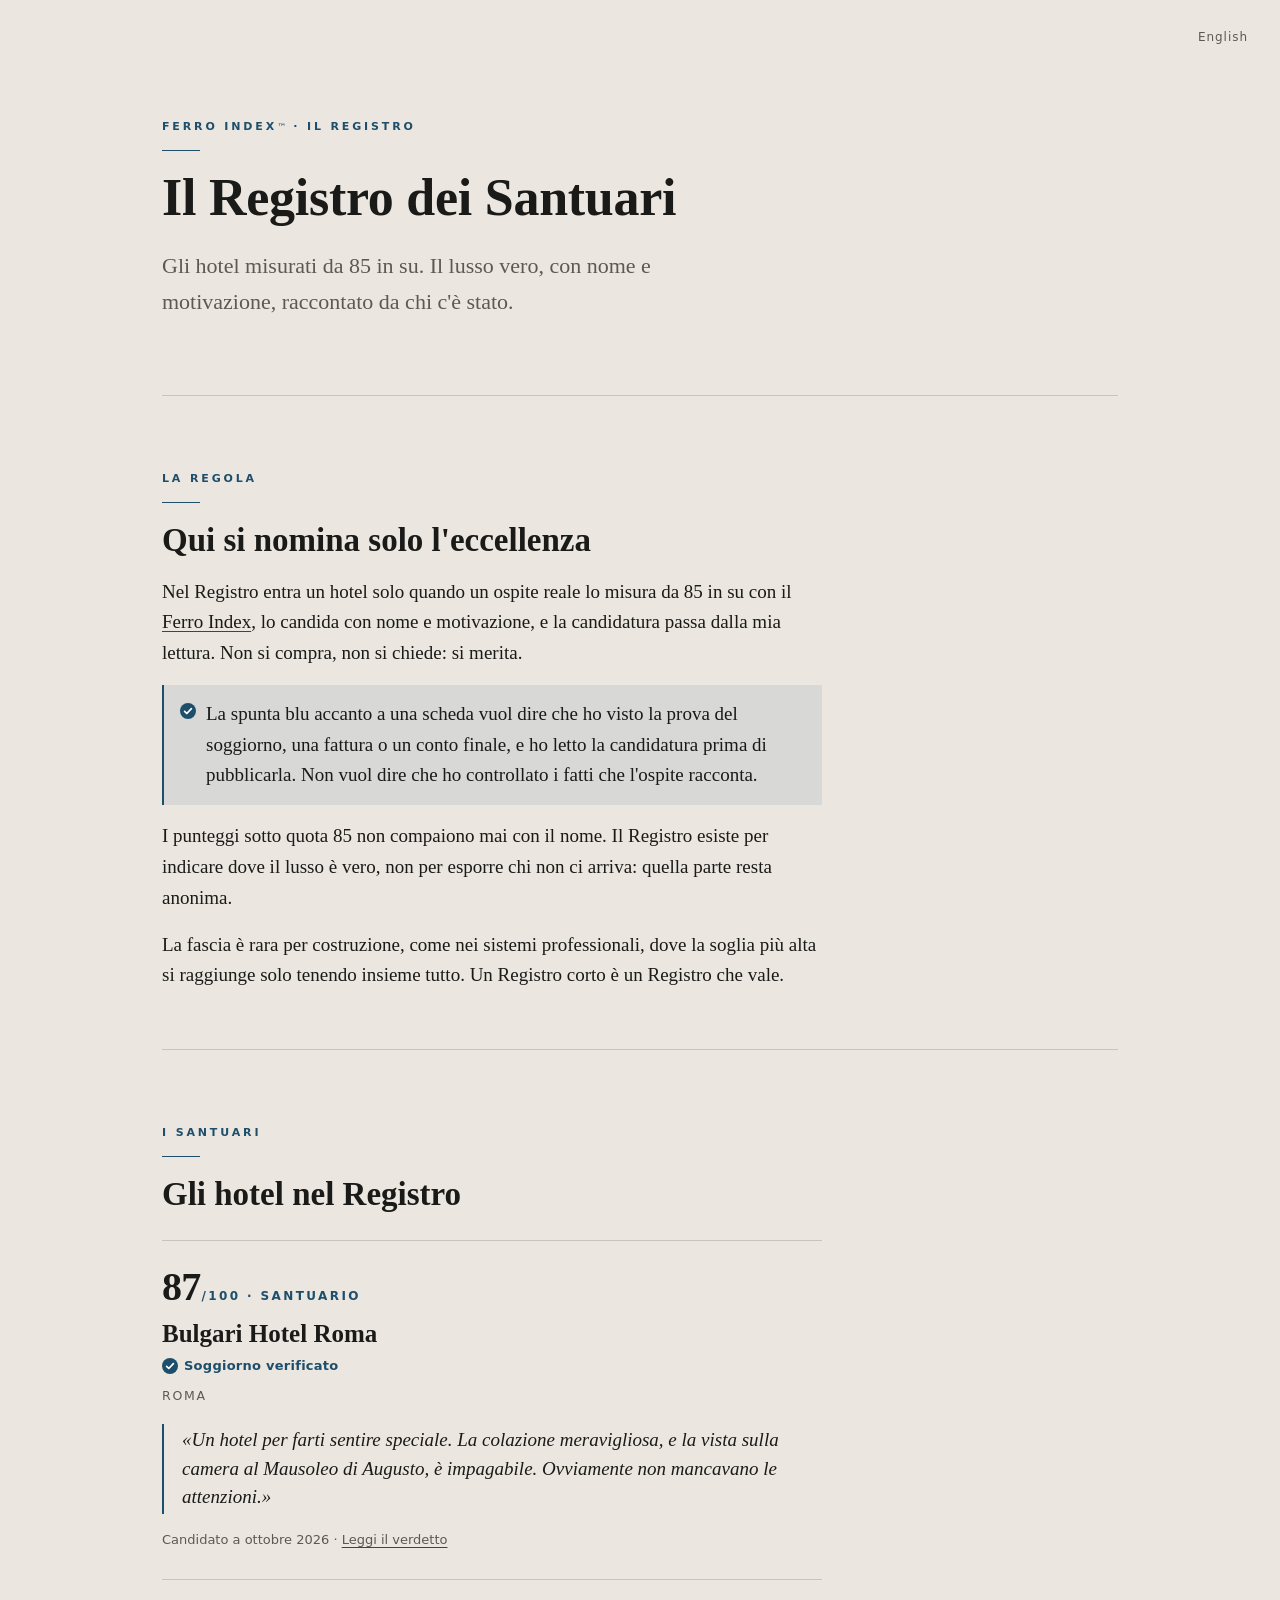
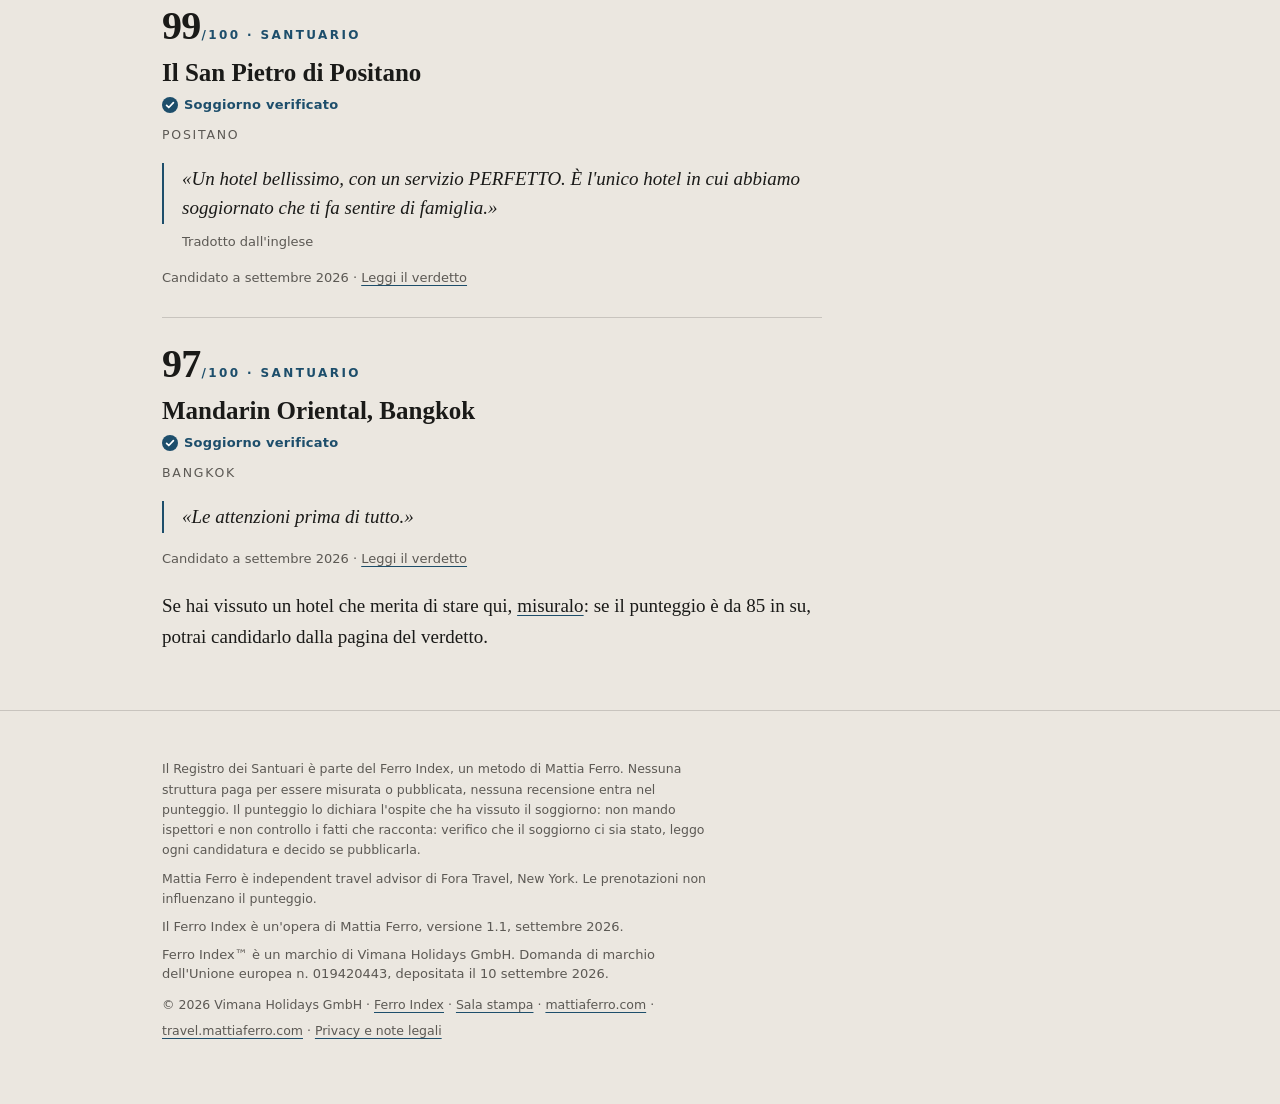
<file: santuari/index.html>
<!DOCTYPE html>
<html lang="it">
<head>
<meta charset="utf-8">
<meta name="viewport" content="width=device-width, initial-scale=1">
<script>
/* Prima di ogni altra cosa: il browser non deve rimettere la pagina dove era.
   Va dichiarato qui, in testa, perche' il ripristino puo' scattare prima che
   il resto del codice esista. */
try { if ('scrollRestoration' in history) history.scrollRestoration = 'manual'; } catch (e) {}
</script>
<title>Il Registro dei Santuari</title>
<meta name="description" content="Gli hotel misurati da 85 in su al Ferro Index: il lusso vero, con nome e motivazione, raccontato da chi c'è stato. Il Registro nomina l'eccellenza, non espone nessuno.">
<link rel="canonical" href="https://index.mattiaferro.com/santuari/">
<link rel="alternate" hreflang="it" href="https://index.mattiaferro.com/santuari/">
<link rel="alternate" hreflang="en" href="https://index.mattiaferro.com/en/sanctuaries/">
<link rel="alternate" hreflang="x-default" href="https://index.mattiaferro.com/santuari/">
<meta property="og:type" content="website">
<meta property="og:title" content="Il Registro dei Santuari, Ferro Index">
<meta property="og:description" content="Gli hotel misurati da 85 in su al Ferro Index: il lusso vero, con nome e motivazione, raccontato da chi c'è stato.">
<meta property="og:url" content="https://index.mattiaferro.com/santuari/">
<meta property="og:locale" content="it_IT">
<meta property="og:image" content="https://index.mattiaferro.com/assets/og-ferro-index.png">
<meta property="og:image:width" content="1200">
<meta property="og:image:height" content="630">
<meta property="og:image:alt" content="Il Registro dei Santuari del Ferro Index">
<meta name="twitter:card" content="summary_large_image">
<meta name="theme-color" content="#ebe7e0">
<link rel="icon" href="/assets/favicon.svg" type="image/svg+xml">
<link rel="icon" href="/assets/favicon-32.png" sizes="32x32" type="image/png">
<link rel="icon" href="/assets/favicon-16.png" sizes="16x16" type="image/png">
<link rel="apple-touch-icon" href="/assets/apple-touch-icon.png">
<link rel="stylesheet" href="/assets/ferro.css?v=91">
<!-- REGISTRO-DATI:INIZIO -->
<script type="application/ld+json">
{
  "@context": "https://schema.org",
  "@type": "CollectionPage",
  "@id": "https://index.mattiaferro.com/santuari/",
  "name": "Il Registro dei Santuari",
  "description": "L'elenco degli hotel misurati da 85 in su al Ferro Index: verdetti con nome e motivazione, letti e scelti prima della pubblicazione. I punteggi inferiori restano anonimi.",
  "isPartOf": {
    "@id": "https://index.mattiaferro.com/#app"
  },
  "inLanguage": "it",
  "mainEntity": {
    "@type": "ItemList",
    "name": "Il Registro dei Santuari",
    "numberOfItems": 3,
    "itemListElement": [
      {
        "@type": "ListItem",
        "position": 1,
        "url": "https://index.mattiaferro.com/santuari/#santuario-38cb03a1",
        "item": {
          "@type": "Hotel",
          "name": "Bulgari Hotel Roma",
          "address": {
            "@type": "PostalAddress",
            "addressLocality": "Roma"
          }
        }
      },
      {
        "@type": "ListItem",
        "position": 2,
        "url": "https://index.mattiaferro.com/santuari/#santuario-a9bbbdf9",
        "item": {
          "@type": "Hotel",
          "name": "Il San Pietro di Positano",
          "address": {
            "@type": "PostalAddress",
            "addressLocality": "Positano"
          }
        }
      },
      {
        "@type": "ListItem",
        "position": 3,
        "url": "https://index.mattiaferro.com/santuari/#santuario-84a30e59",
        "item": {
          "@type": "Hotel",
          "name": "Mandarin Oriental, Bangkok",
          "address": {
            "@type": "PostalAddress",
            "addressLocality": "Bangkok"
          }
        }
      }
    ]
  }
}
</script>
<!-- REGISTRO-DATI:FINE -->
</head>
<body>

<a class="lang" href="/en/sanctuaries/" hreflang="en" lang="en">English</a>

<main class="wrap">

  <header class="hero">
    <p class="occhiello"><span>Ferro Index<span class="tm">™</span> · Il Registro</span></p>
    <hr class="filetto">
    <h1>Il Registro dei Santuari</h1>
    <p class="sotto">Gli hotel misurati da 85 in su. Il lusso vero, con nome e motivazione, raccontato da chi c'è stato.</p>
    <p class="micro" id="grazie" hidden>Candidatura ricevuta. Ogni verdetto lo leggo io prima di pubblicarlo: se regge, lo troverai qui.</p>
  </header>

  <section class="blocco">
    <p class="occhiello">La regola</p>
    <hr class="filetto">
    <h2>Qui si nomina solo l'eccellenza</h2>
    <p>Nel Registro entra un hotel solo quando un ospite reale lo misura da 85 in su con il <a href="/">Ferro Index</a>, lo candida con nome e motivazione, e la candidatura passa dalla mia lettura. Non si compra, non si chiede: si merita.</p>
    <p id="verifica" class="verifica-nota"><svg class="spunta" viewBox="0 0 16 16" aria-hidden="true" focusable="false"><circle cx="8" cy="8" r="8"/><path d="M4.6 8.3l2.2 2.2 4.6-4.9" fill="none" stroke="#fff" stroke-width="1.7" stroke-linecap="round" stroke-linejoin="round"/></svg><span>La spunta blu accanto a una scheda vuol dire che ho visto la prova del soggiorno, una fattura o un conto finale, e ho letto la candidatura prima di pubblicarla. Non vuol dire che ho controllato i fatti che l'ospite racconta.</span></p>
    <p>I punteggi sotto quota 85 non compaiono mai con il nome. Il Registro esiste per indicare dove il lusso è vero, non per esporre chi non ci arriva: quella parte resta anonima.</p>
    <p>La fascia è rara per costruzione, come nei sistemi professionali, dove la soglia più alta si raggiunge solo tenendo insieme tutto. Un Registro corto è un Registro che vale.</p>
  </section>

  <section class="blocco">
    <p class="occhiello">I santuari</p>
    <hr class="filetto">
    <!-- REGISTRO:INIZIO -->
    <h2>Gli hotel nel Registro</h2>
    <ul class="santuari">
    <li class="santuario" id="santuario-38cb03a1">
      <p class="santuario-voto"><span class="santuario-num">87</span>/100 · Santuario</p>
      <h3 class="santuario-nome">Bulgari Hotel Roma</h3>
      <p class="santuario-verifica"><a href="#verifica"><svg class="spunta" viewBox="0 0 16 16" aria-hidden="true" focusable="false"><circle cx="8" cy="8" r="8"/><path d="M4.6 8.3l2.2 2.2 4.6-4.9" fill="none" stroke="#fff" stroke-width="1.7" stroke-linecap="round" stroke-linejoin="round"/></svg>Soggiorno verificato</a></p>
      <p class="santuario-luogo">Roma</p>
      <blockquote class="santuario-motivo"><p>«Un hotel per farti sentire speciale. La colazione meravigliosa, e la vista sulla camera al Mausoleo di Augusto, è impagabile. Ovviamente non mancavano le attenzioni.»</p></blockquote>
      <p class="santuario-piede">Candidato a ottobre 2026 · <a href="/?r=141111410111111111111204&amp;h=Bulgari%20Hotel%20Roma">Leggi il verdetto</a></p>
    </li>
    <li class="santuario" id="santuario-a9bbbdf9">
      <p class="santuario-voto"><span class="santuario-num">99</span>/100 · Santuario</p>
      <h3 class="santuario-nome">Il San Pietro di Positano</h3>
      <p class="santuario-verifica"><a href="#verifica"><svg class="spunta" viewBox="0 0 16 16" aria-hidden="true" focusable="false"><circle cx="8" cy="8" r="8"/><path d="M4.6 8.3l2.2 2.2 4.6-4.9" fill="none" stroke="#fff" stroke-width="1.7" stroke-linecap="round" stroke-linejoin="round"/></svg>Soggiorno verificato</a></p>
      <p class="santuario-luogo">Positano</p>
      <blockquote class="santuario-motivo"><p>«Un hotel bellissimo, con un servizio PERFETTO. È l&#39;unico hotel in cui abbiamo soggiornato che ti fa sentire di famiglia.»</p></blockquote>
      <p class="santuario-nota">Tradotto dall&#39;inglese</p>
      <p class="santuario-piede">Candidato a settembre 2026 · <a href="/?r=151111411111111111111205&amp;h=Il%20San%20Pietro%20di%20Positano">Leggi il verdetto</a></p>
    </li>
    <li class="santuario" id="santuario-84a30e59">
      <p class="santuario-voto"><span class="santuario-num">97</span>/100 · Santuario</p>
      <h3 class="santuario-nome">Mandarin Oriental, Bangkok</h3>
      <p class="santuario-verifica"><a href="#verifica"><svg class="spunta" viewBox="0 0 16 16" aria-hidden="true" focusable="false"><circle cx="8" cy="8" r="8"/><path d="M4.6 8.3l2.2 2.2 4.6-4.9" fill="none" stroke="#fff" stroke-width="1.7" stroke-linecap="round" stroke-linejoin="round"/></svg>Soggiorno verificato</a></p>
      <p class="santuario-luogo">Bangkok</p>
      <blockquote class="santuario-motivo"><p>«Le attenzioni prima di tutto.»</p></blockquote>
      <p class="santuario-piede">Candidato a settembre 2026 · <a href="/?r=141111411111111111111204&amp;h=Mandarin%20Oriental%2C%20Bangkok">Leggi il verdetto</a></p>
    </li>
    </ul>
    <p>Se hai vissuto un hotel che merita di stare qui, <a href="/">misuralo</a>: se il punteggio è da 85 in su, potrai candidarlo dalla pagina del verdetto.</p>
    <!-- REGISTRO:FINE -->
  </section>

</main>

<footer>
  <div class="wrap">
    <p>Il Registro dei Santuari è parte del Ferro Index, un metodo di Mattia Ferro. Nessuna struttura paga per essere misurata o pubblicata, nessuna recensione entra nel punteggio. Il punteggio lo dichiara l'ospite che ha vissuto il soggiorno: non mando ispettori e non controllo i fatti che racconta: verifico che il soggiorno ci sia stato, leggo ogni candidatura e decido se pubblicarla.</p>
    <p>Mattia Ferro è independent travel advisor di Fora Travel, New York. Le prenotazioni non influenzano il punteggio.</p>
    <p class="firma">Il Ferro Index è un'opera di Mattia Ferro, versione 1.1, settembre 2026.</p>
    <p class="firma marchio-nota">Ferro Index™ è un marchio di Vimana Holidays GmbH. Domanda di marchio dell'Unione europea n. 019420443, depositata il 10 settembre 2026.</p>
    <p>© 2026 Vimana&nbsp;Holidays&nbsp;GmbH&nbsp;· <a href="/">Ferro Index</a>&nbsp;· <a href="/stampa/">Sala&nbsp;stampa</a>&nbsp;· <a href="https://mattiaferro.com">mattiaferro.com</a>&nbsp;· <a href="https://travel.mattiaferro.com">travel.mattiaferro.com</a>&nbsp;· <a href="/privacy/">Privacy&nbsp;e&nbsp;note&nbsp;legali</a></p>
  </div>
</footer>

<script>
if (new URLSearchParams(location.search).get('grazie')) {
  document.getElementById('grazie').hidden = false;
}
</script>
</body>
</html>
</file>
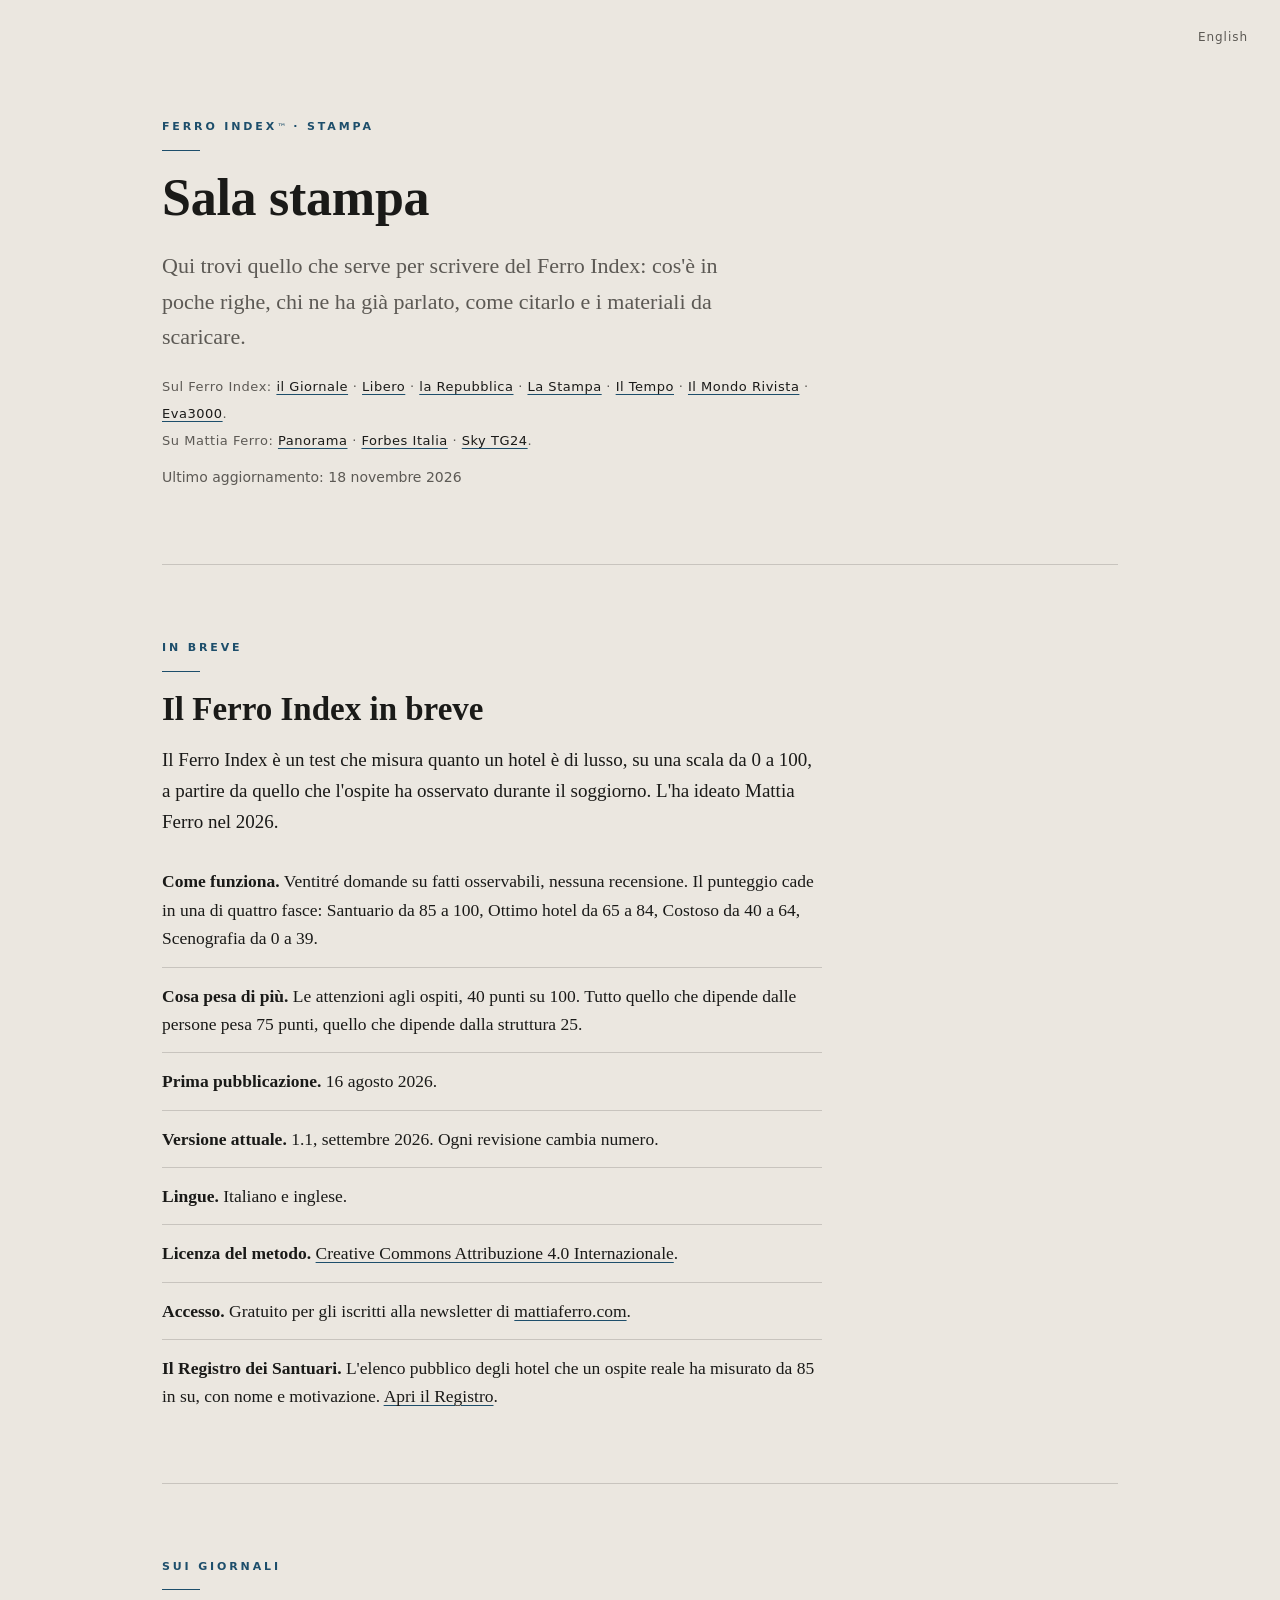
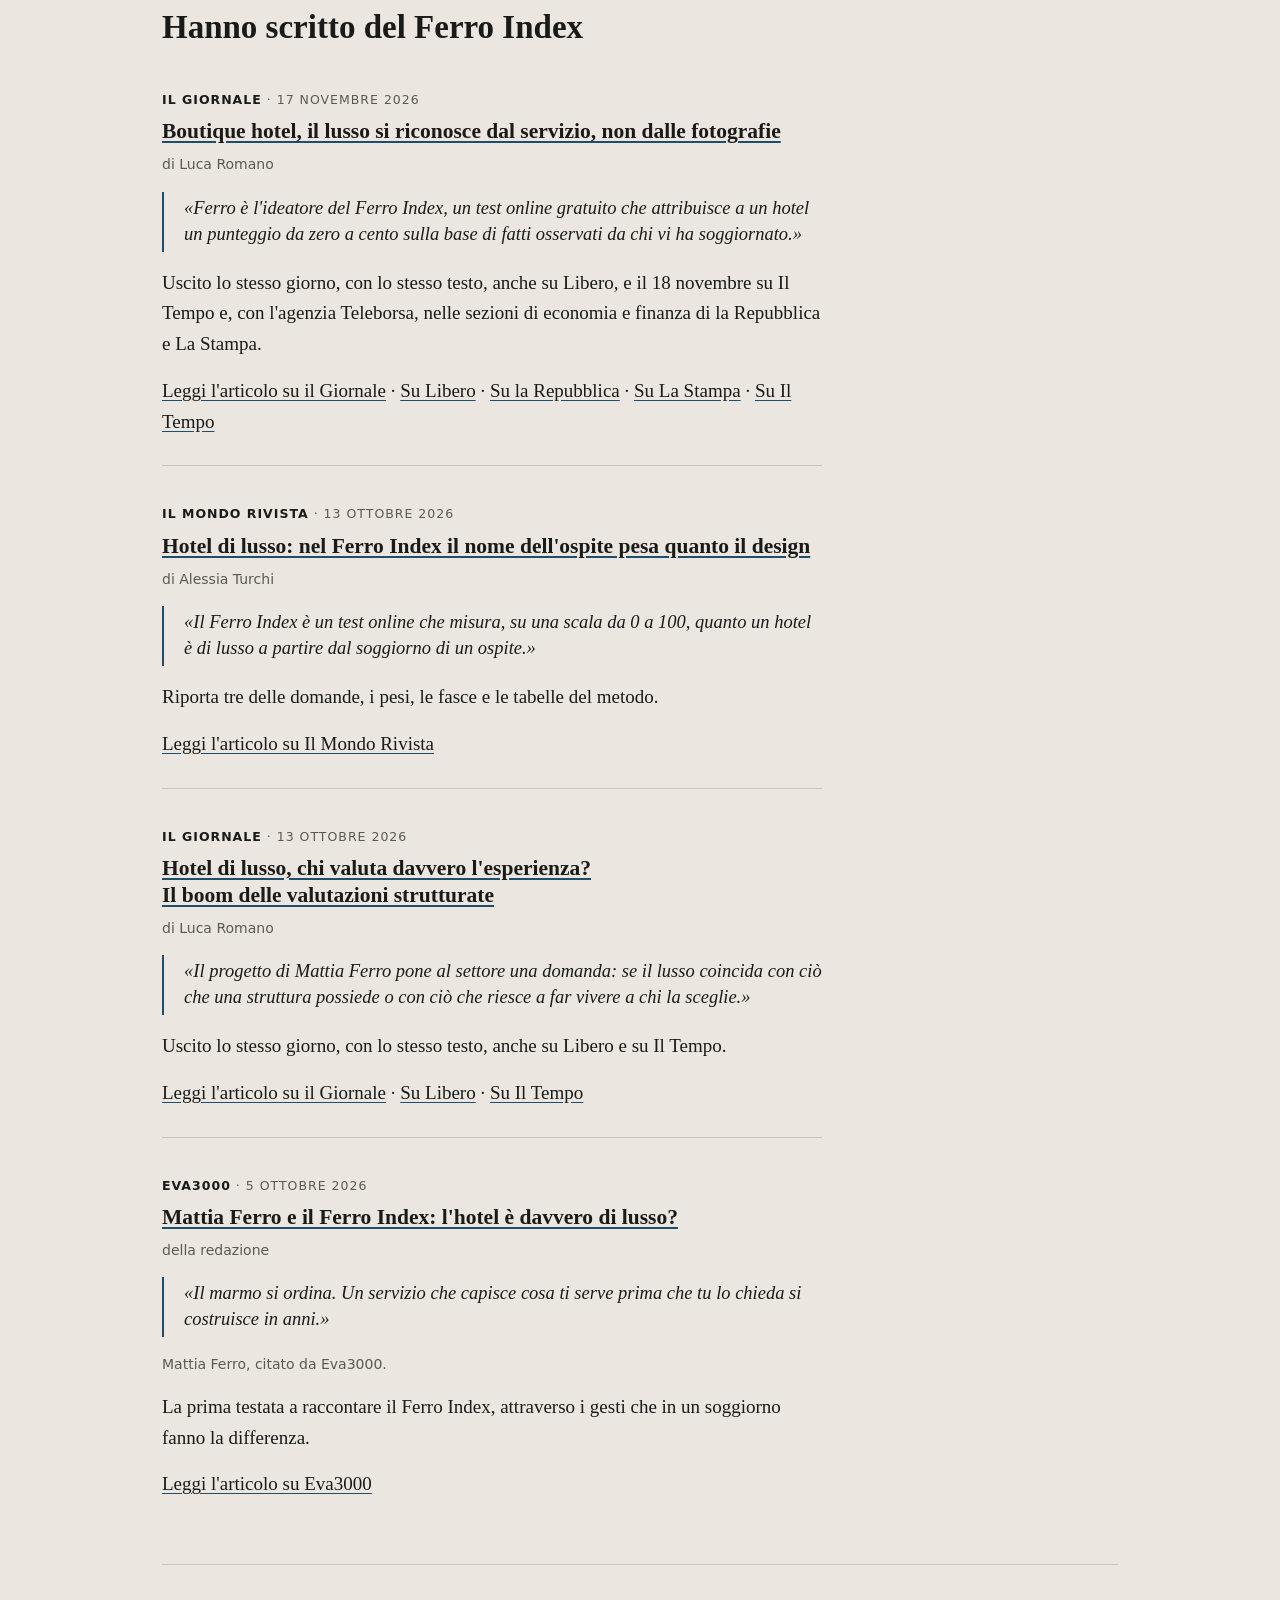
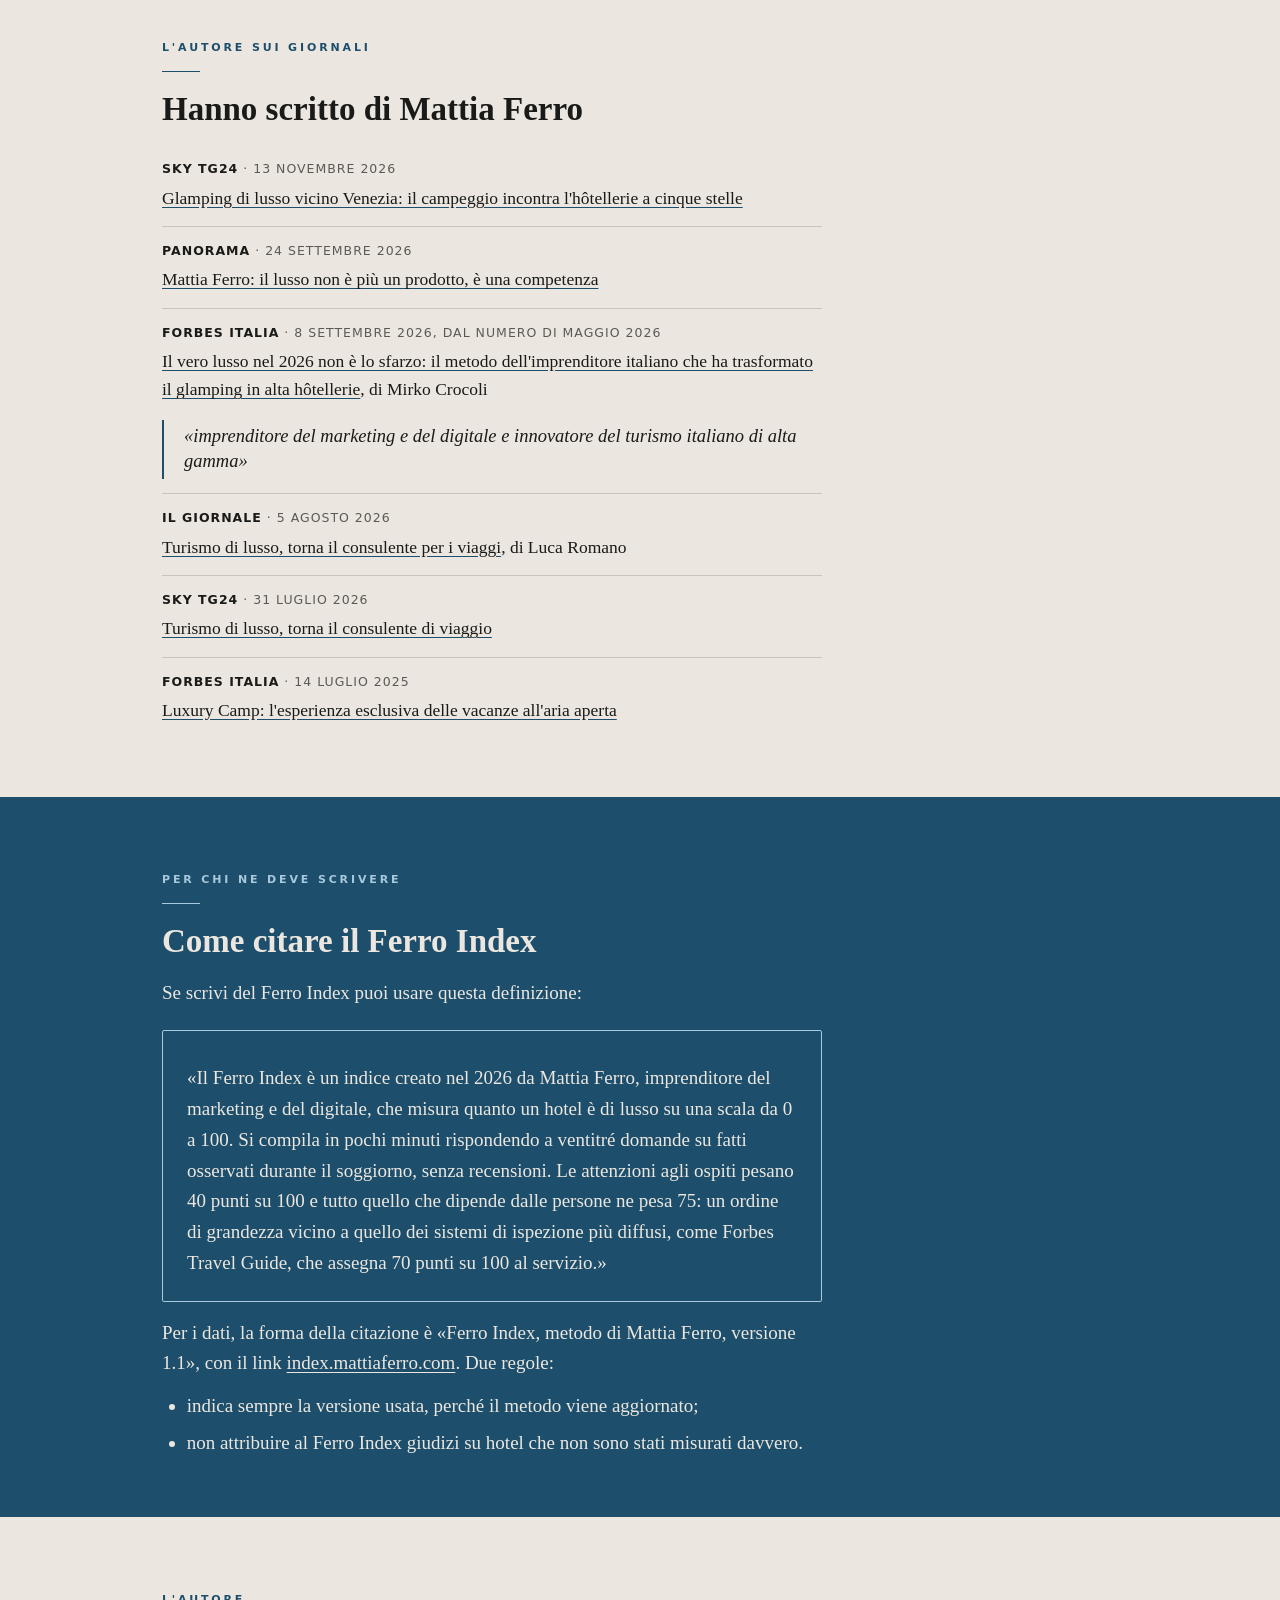
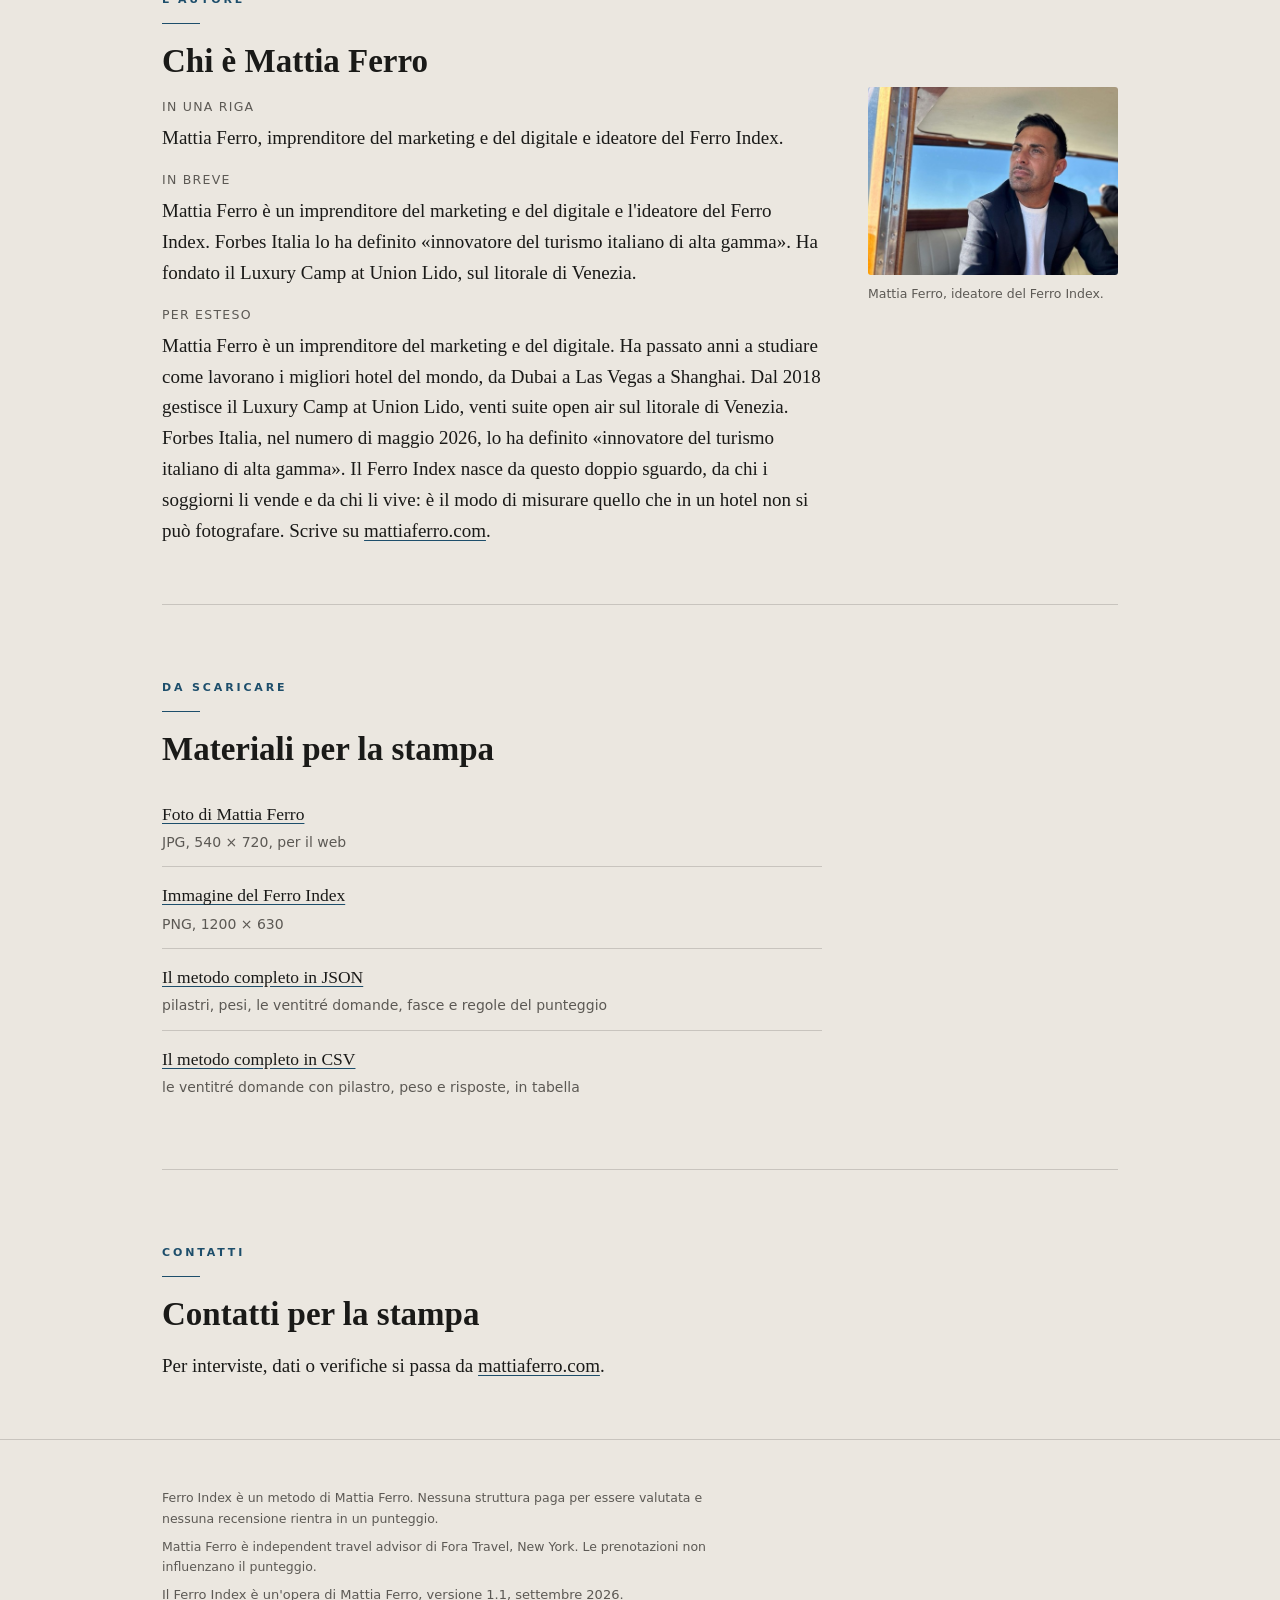
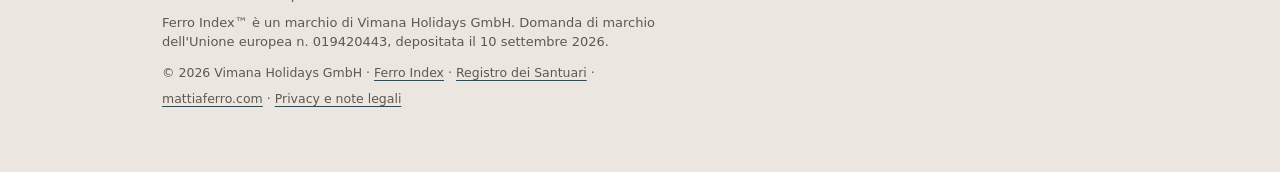
<file: stampa/index.html>
<!DOCTYPE html>
<html lang="it">
<head>
<meta charset="utf-8">
<meta name="viewport" content="width=device-width, initial-scale=1">
<title>Sala stampa del Ferro Index · Articoli, citazione e materiali</title>
<meta name="description" content="Il Ferro Index, ideato da Mattia Ferro, misura da 0 a 100 quanto un hotel è di lusso. Qui chi ne ha scritto, come citarlo e i materiali da scaricare.">
<link rel="canonical" href="https://index.mattiaferro.com/stampa/">
<link rel="alternate" hreflang="it" href="https://index.mattiaferro.com/stampa/">
<link rel="alternate" hreflang="en" href="https://index.mattiaferro.com/en/press/">
<link rel="alternate" hreflang="x-default" href="https://index.mattiaferro.com/stampa/">
<meta property="og:type" content="website">
<meta property="og:title" content="Sala stampa del Ferro Index">
<meta property="og:description" content="Cos'è il Ferro Index in poche righe, chi ne ha già scritto, come citarlo e i materiali da scaricare.">
<meta property="og:url" content="https://index.mattiaferro.com/stampa/">
<meta property="og:locale" content="it_IT">
<meta property="og:image" content="https://index.mattiaferro.com/assets/og-ferro-index.png">
<meta property="og:image:width" content="1200">
<meta property="og:image:height" content="630">
<meta property="og:image:alt" content="Ferro Index: il tuo hotel è lusso vero o soltanto costoso?">
<meta name="twitter:card" content="summary_large_image">
<meta name="theme-color" content="#ebe7e0">
<link rel="icon" href="/assets/favicon.svg" type="image/svg+xml">
<link rel="icon" href="/assets/favicon-32.png" sizes="32x32" type="image/png">
<link rel="icon" href="/assets/favicon-16.png" sizes="16x16" type="image/png">
<link rel="apple-touch-icon" href="/assets/apple-touch-icon.png">
<link rel="stylesheet" href="/assets/ferro.css?v=91">
<style>
/* Solo per la sala stampa: le regole stanno qui per non toccare ferro.css,
   che servono anche il test e il Registro. */
.hero .testate { margin-top: 18px; font-family: var(--sans); font-size: 13px; line-height: 2.1; letter-spacing: 0.04em; color: var(--muted); max-width: var(--lettura); }
.hero .testate span { display: block; }
.hero .testate a { color: var(--ink); white-space: nowrap; padding: 4px 0; }
.hero .testate a:hover { color: var(--brass); }
.uscita { border-top: 1px solid var(--line); padding: 22px 0 6px; margin-top: 22px; max-width: var(--lettura); }
.uscita:first-of-type { border-top: 0; padding-top: 4px; }
.uscita-testata { font-family: var(--sans); font-size: 12.5px; letter-spacing: 0.08em; text-transform: uppercase; color: var(--muted); }
.uscita-testata strong { color: var(--ink); font-weight: 600; }
section.blocco .uscita h3 { margin-top: 8px; }
.uscita-firma { font-family: var(--sans); font-size: 14px; color: var(--muted); }
.uscita blockquote.citazione, ul.fonti blockquote.citazione { margin-top: 16px; font-size: 18.5px; }
ul.fonti li .uscita-testata { display: block; margin-bottom: 4px; }
ul.fonti li > .uscita-firma { display: block; margin-top: 4px; line-height: 1.45; }
.bio-eti { font-family: var(--sans); font-size: 12.5px; letter-spacing: 0.1em; text-transform: uppercase; color: var(--muted); margin-top: 24px; }
section.blocco .bio-eti + p { margin-top: 6px; }
</style>
<script type="application/ld+json">
{
  "@context": "https://schema.org",
  "@graph": [
    {
      "@type": "CollectionPage",
      "@id": "https://index.mattiaferro.com/stampa/",
      "url": "https://index.mattiaferro.com/stampa/",
      "name": "Sala stampa del Ferro Index",
      "description": "Per chi scrive del Ferro Index: cos'è in poche righe, gli articoli che ne hanno parlato, come citarlo, chi è Mattia Ferro e i materiali da scaricare.",
      "inLanguage": "it",
      "datePublished": "2026-10-14",
      "dateModified": "2026-11-18",
      "isPartOf": { "@id": "https://index.mattiaferro.com/#app" },
      "about": [
        { "@id": "https://index.mattiaferro.com/#app" },
        { "@id": "https://index.mattiaferro.com/#mattiaferro" }
      ],
      "breadcrumb": { "@id": "https://index.mattiaferro.com/stampa/#briciole" },
      "mainEntity": { "@id": "https://index.mattiaferro.com/stampa/#rassegna" }
    },
    {
      "@type": "BreadcrumbList",
      "@id": "https://index.mattiaferro.com/stampa/#briciole",
      "itemListElement": [
        { "@type": "ListItem", "position": 1, "name": "Ferro Index", "item": "https://index.mattiaferro.com/" },
        { "@type": "ListItem", "position": 2, "name": "Sala stampa", "item": "https://index.mattiaferro.com/stampa/" }
      ]
    },
    {
      "@type": "Person",
      "@id": "https://index.mattiaferro.com/#mattiaferro",
      "name": "Mattia Ferro",
      "jobTitle": "Imprenditore del marketing e del digitale, ideatore del Ferro Index",
      "description": "Imprenditore del marketing e del digitale e ideatore del Ferro Index. Forbes Italia lo ha definito «innovatore del turismo italiano di alta gamma». Ha fondato il Luxury Camp at Union Lido, sul litorale di Venezia.",
      "image": "https://index.mattiaferro.com/assets/mattia.jpg",
      "url": "https://mattiaferro.com",
      "sameAs": [
        "https://mattiaferro.com",
        "https://travel.mattiaferro.com",
        "https://www.linkedin.com/in/mattiaferro",
        "https://luxurycamp.it"
      ]
    },
    {
      "@type": "ItemList",
      "@id": "https://index.mattiaferro.com/stampa/#rassegna",
      "name": "Hanno scritto del Ferro Index e di Mattia Ferro",
      "itemListOrder": "https://schema.org/ItemListOrderDescending",
      "numberOfItems": 16,
      "itemListElement": [
        {
          "@type": "ListItem",
          "position": 1,
          "item": {
            "@type": "NewsArticle",
            "@id": "https://www.iltempo.it/news/general/mattia-ferro-boutique-hotel-il-lusso-si-riconosce-dal-servizio-non-dalle-fotografie/",
            "headline": "Mattia Ferro: «Boutique hotel, il lusso si riconosce dal servizio, non dalle fotografie»",
            "url": "https://www.iltempo.it/news/general/mattia-ferro-boutique-hotel-il-lusso-si-riconosce-dal-servizio-non-dalle-fotografie/",
            "datePublished": "2026-11-18",
            "inLanguage": "it",
            "publisher": { "@type": "NewsMediaOrganization", "name": "Il Tempo", "url": "https://www.iltempo.it/" },
            "about": { "@id": "https://index.mattiaferro.com/#app" },
            "mentions": { "@id": "https://index.mattiaferro.com/#mattiaferro" }
          }
        },
        {
          "@type": "ListItem",
          "position": 2,
          "item": {
            "@type": "NewsArticle",
            "@id": "https://finanza.lastampa.it/News/2026/11/18/boutique-hotel-il-lusso-si-riconosce-dal-servizio-non-dalle-fotografie/NzNfMjAyNi0xMS0xOF9UTEI",
            "headline": "Boutique hotel, il lusso si riconosce dal servizio, non dalle fotografie",
            "url": "https://finanza.lastampa.it/News/2026/11/18/boutique-hotel-il-lusso-si-riconosce-dal-servizio-non-dalle-fotografie/NzNfMjAyNi0xMS0xOF9UTEI",
            "datePublished": "2026-11-18",
            "inLanguage": "it",
            "author": { "@type": "Organization", "name": "Teleborsa" },
            "publisher": { "@type": "NewsMediaOrganization", "name": "La Stampa", "url": "https://www.lastampa.it/" },
            "about": { "@id": "https://index.mattiaferro.com/#app" },
            "mentions": { "@id": "https://index.mattiaferro.com/#mattiaferro" }
          }
        },
        {
          "@type": "ListItem",
          "position": 3,
          "item": {
            "@type": "NewsArticle",
            "@id": "https://finanza.repubblica.it/News/2026/11/18/boutique_hotel_il_lusso_si_riconosce_dal_servizio_non_dalle_fotografie-73/",
            "headline": "Boutique hotel, il lusso si riconosce dal servizio, non dalle fotografie",
            "url": "https://finanza.repubblica.it/News/2026/11/18/boutique_hotel_il_lusso_si_riconosce_dal_servizio_non_dalle_fotografie-73/",
            "datePublished": "2026-11-18",
            "inLanguage": "it",
            "author": { "@type": "Organization", "name": "Teleborsa" },
            "publisher": { "@type": "NewsMediaOrganization", "name": "la Repubblica", "url": "https://www.repubblica.it/" },
            "about": { "@id": "https://index.mattiaferro.com/#app" },
            "mentions": { "@id": "https://index.mattiaferro.com/#mattiaferro" }
          }
        },
        {
          "@type": "ListItem",
          "position": 4,
          "item": {
            "@type": "NewsArticle",
            "@id": "https://www.ilgiornale.it/news/cittadini/boutique-hotel-il-lusso-si-riconosce-dal-servizio-non-dalle-fotografie/",
            "headline": "Boutique hotel, il lusso si riconosce dal servizio, non dalle fotografie",
            "url": "https://www.ilgiornale.it/news/cittadini/boutique-hotel-il-lusso-si-riconosce-dal-servizio-non-dalle-fotografie/",
            "datePublished": "2026-11-17",
            "inLanguage": "it",
            "author": { "@type": "Person", "name": "Luca Romano" },
            "publisher": { "@type": "NewsMediaOrganization", "name": "il Giornale", "url": "https://www.ilgiornale.it/" },
            "about": { "@id": "https://index.mattiaferro.com/#app" },
            "mentions": { "@id": "https://index.mattiaferro.com/#mattiaferro" }
          }
        },
        {
          "@type": "ListItem",
          "position": 5,
          "item": {
            "@type": "NewsArticle",
            "@id": "https://www.liberoquotidiano.it/news/general/boutique-hotel-il-lusso-si-riconosce-dal-servizio-non-dalle-fotografie/",
            "headline": "Boutique hotel, il lusso si riconosce dal servizio, non dalle fotografie",
            "url": "https://www.liberoquotidiano.it/news/general/boutique-hotel-il-lusso-si-riconosce-dal-servizio-non-dalle-fotografie/",
            "datePublished": "2026-11-17",
            "inLanguage": "it",
            "publisher": { "@type": "NewsMediaOrganization", "name": "Libero", "url": "https://www.liberoquotidiano.it/" },
            "about": { "@id": "https://index.mattiaferro.com/#app" },
            "mentions": { "@id": "https://index.mattiaferro.com/#mattiaferro" }
          }
        },
        {
          "@type": "ListItem",
          "position": 6,
          "item": {
            "@type": "NewsArticle",
            "@id": "https://tg24.sky.it/lifestyle/2026/11/13/glamping-venezia-campeggio",
            "headline": "Glamping di lusso vicino Venezia: il campeggio incontra l'hôtellerie a cinque stelle",
            "url": "https://tg24.sky.it/lifestyle/2026/11/13/glamping-venezia-campeggio",
            "datePublished": "2026-11-13",
            "inLanguage": "it",
            "publisher": { "@type": "NewsMediaOrganization", "name": "Sky TG24", "url": "https://tg24.sky.it/" },
            "about": { "@id": "https://index.mattiaferro.com/#mattiaferro" },
            "mentions": { "@id": "https://index.mattiaferro.com/#app" }
          }
        },
        {
          "@type": "ListItem",
          "position": 7,
          "item": {
            "@type": "NewsArticle",
            "@id": "https://ilmondo-rivista.it/ferro-index-hotel-di-lusso/",
            "headline": "Hotel di lusso: nel Ferro Index il nome dell'ospite pesa quanto il design",
            "url": "https://ilmondo-rivista.it/ferro-index-hotel-di-lusso/",
            "datePublished": "2026-10-13",
            "inLanguage": "it",
            "author": { "@type": "Person", "name": "Alessia Turchi" },
            "publisher": { "@type": "NewsMediaOrganization", "name": "Il Mondo Rivista", "url": "https://ilmondo-rivista.it/" },
            "about": { "@id": "https://index.mattiaferro.com/#app" },
            "mentions": { "@id": "https://index.mattiaferro.com/#mattiaferro" }
          }
        },
        {
          "@type": "ListItem",
          "position": 8,
          "item": {
            "@type": "NewsArticle",
            "@id": "https://www.ilgiornale.it/news/aziende/hotel-di-lusso-chi-valuta-davvero-lesperienza-il-boom-delle-valutazioni-strutturate/",
            "headline": "Hotel di lusso, chi valuta davvero l'esperienza? Il boom delle valutazioni strutturate",
            "url": "https://www.ilgiornale.it/news/aziende/hotel-di-lusso-chi-valuta-davvero-lesperienza-il-boom-delle-valutazioni-strutturate/",
            "datePublished": "2026-10-13",
            "inLanguage": "it",
            "author": { "@type": "Person", "name": "Luca Romano" },
            "publisher": { "@type": "NewsMediaOrganization", "name": "il Giornale", "url": "https://www.ilgiornale.it/" },
            "about": { "@id": "https://index.mattiaferro.com/#app" },
            "mentions": { "@id": "https://index.mattiaferro.com/#mattiaferro" }
          }
        },
        {
          "@type": "ListItem",
          "position": 9,
          "item": {
            "@type": "NewsArticle",
            "@id": "https://www.liberoquotidiano.it/news/general/49354486/hotel-di-lusso-chi-valuta-davvero-l-esperienza-il-boom-delle-valutazioni-strutturate/",
            "headline": "Hotel di lusso, chi valuta davvero l'esperienza? Il boom delle valutazioni strutturate",
            "url": "https://www.liberoquotidiano.it/news/general/49354486/hotel-di-lusso-chi-valuta-davvero-l-esperienza-il-boom-delle-valutazioni-strutturate/",
            "datePublished": "2026-10-13",
            "inLanguage": "it",
            "publisher": { "@type": "NewsMediaOrganization", "name": "Libero", "url": "https://www.liberoquotidiano.it/" },
            "about": { "@id": "https://index.mattiaferro.com/#app" },
            "mentions": { "@id": "https://index.mattiaferro.com/#mattiaferro" }
          }
        },
        {
          "@type": "ListItem",
          "position": 10,
          "item": {
            "@type": "NewsArticle",
            "@id": "https://www.iltempo.it/news/general/hotel-di-lusso-chi-valuta-davvero-lesperienza-il-boom-delle-valutazioni-strutturate/",
            "headline": "Hotel di lusso, chi valuta davvero l'esperienza? Il boom delle valutazioni strutturate",
            "url": "https://www.iltempo.it/news/general/hotel-di-lusso-chi-valuta-davvero-lesperienza-il-boom-delle-valutazioni-strutturate/",
            "datePublished": "2026-10-13",
            "inLanguage": "it",
            "publisher": { "@type": "NewsMediaOrganization", "name": "Il Tempo", "url": "https://www.iltempo.it/" },
            "about": { "@id": "https://index.mattiaferro.com/#app" },
            "mentions": { "@id": "https://index.mattiaferro.com/#mattiaferro" }
          }
        },
        {
          "@type": "ListItem",
          "position": 11,
          "item": {
            "@type": "NewsArticle",
            "@id": "https://www.eva3000.com/mattia-ferro-index-hotel-davvero-di-lusso/",
            "headline": "Mattia Ferro e il Ferro Index: l'hotel è davvero di lusso?",
            "url": "https://www.eva3000.com/mattia-ferro-index-hotel-davvero-di-lusso/",
            "datePublished": "2026-10-05",
            "inLanguage": "it",
            "publisher": { "@type": "NewsMediaOrganization", "name": "Eva3000", "url": "https://www.eva3000.com/" },
            "about": { "@id": "https://index.mattiaferro.com/#app" },
            "mentions": { "@id": "https://index.mattiaferro.com/#mattiaferro" }
          }
        },
        {
          "@type": "ListItem",
          "position": 12,
          "item": {
            "@type": "NewsArticle",
            "@id": "https://www.panorama.it/attualita/mattia-ferro-il-lusso-non-e-piu-un-prodotto-e-una-competenza",
            "headline": "Mattia Ferro: il lusso non è più un prodotto, è una competenza",
            "url": "https://www.panorama.it/attualita/mattia-ferro-il-lusso-non-e-piu-un-prodotto-e-una-competenza",
            "datePublished": "2026-09-24",
            "inLanguage": "it",
            "publisher": { "@type": "NewsMediaOrganization", "name": "Panorama", "url": "https://www.panorama.it/" },
            "about": { "@id": "https://index.mattiaferro.com/#mattiaferro" }
          }
        },
        {
          "@type": "ListItem",
          "position": 13,
          "item": {
            "@type": "NewsArticle",
            "@id": "https://forbes.it/2026/09/08/mattia-ferro-nuovo-lusso-luxury-camp/",
            "headline": "Il vero lusso nel 2026 non è lo sfarzo: il metodo dell'imprenditore italiano che ha trasformato il glamping in alta hôtellerie",
            "url": "https://forbes.it/2026/09/08/mattia-ferro-nuovo-lusso-luxury-camp/",
            "datePublished": "2026-09-08",
            "printEdition": "Maggio 2026",
            "inLanguage": "it",
            "author": { "@type": "Person", "name": "Mirko Crocoli" },
            "publisher": { "@type": "NewsMediaOrganization", "name": "Forbes Italia", "url": "https://forbes.it/" },
            "about": { "@id": "https://index.mattiaferro.com/#mattiaferro" }
          }
        },
        {
          "@type": "ListItem",
          "position": 14,
          "item": {
            "@type": "NewsArticle",
            "@id": "https://www.ilgiornale.it/news/viaggi/turismo-di-lusso-torna-il-consulente-per-i-viaggi/",
            "headline": "Turismo di lusso, torna il consulente per i viaggi",
            "url": "https://www.ilgiornale.it/news/viaggi/turismo-di-lusso-torna-il-consulente-per-i-viaggi/",
            "datePublished": "2026-08-05",
            "inLanguage": "it",
            "author": { "@type": "Person", "name": "Luca Romano" },
            "publisher": { "@type": "NewsMediaOrganization", "name": "il Giornale", "url": "https://www.ilgiornale.it/" },
            "mentions": { "@id": "https://index.mattiaferro.com/#mattiaferro" }
          }
        },
        {
          "@type": "ListItem",
          "position": 15,
          "item": {
            "@type": "NewsArticle",
            "@id": "https://tg24.sky.it/lifestyle/2026/07/31/turismo-lusso-torna-consulente-viaggio",
            "headline": "Turismo di lusso, torna il consulente di viaggio",
            "url": "https://tg24.sky.it/lifestyle/2026/07/31/turismo-lusso-torna-consulente-viaggio",
            "datePublished": "2026-07-31",
            "inLanguage": "it",
            "publisher": { "@type": "NewsMediaOrganization", "name": "Sky TG24", "url": "https://tg24.sky.it/" },
            "mentions": { "@id": "https://index.mattiaferro.com/#mattiaferro" }
          }
        },
        {
          "@type": "ListItem",
          "position": 16,
          "item": {
            "@type": "NewsArticle",
            "@id": "https://forbes.it/2025/07/14/luxury-camp-lesperienza-esclusiva-delle-vacanze-allaria-aperta/",
            "headline": "Luxury Camp: l'esperienza esclusiva delle vacanze all'aria aperta",
            "url": "https://forbes.it/2025/07/14/luxury-camp-lesperienza-esclusiva-delle-vacanze-allaria-aperta/",
            "datePublished": "2025-07-14",
            "inLanguage": "it",
            "publisher": { "@type": "NewsMediaOrganization", "name": "Forbes Italia", "url": "https://forbes.it/" },
            "mentions": { "@id": "https://index.mattiaferro.com/#mattiaferro" }
          }
        }
      ]
    }
  ]
}
</script>
</head>
<body>

<a class="lang" href="/en/press/" hreflang="en" lang="en">English</a>

<main class="wrap pagina-testo">

  <header class="hero">
    <p class="occhiello"><span>Ferro Index<span class="tm">™</span> · Stampa</span></p>
    <hr class="filetto">
    <h1>Sala stampa</h1>
    <p class="sotto">Qui trovi quello che serve per scrivere del Ferro Index: cos'è in poche righe, chi ne ha già parlato, come citarlo e i materiali da scaricare.</p>
    <p class="testate"><span>Sul Ferro Index: <a href="#boutique-hotel">il Giornale</a>&nbsp;· <a href="#boutique-hotel">Libero</a>&nbsp;· <a href="#boutique-hotel">la Repubblica</a>&nbsp;· <a href="#boutique-hotel">La Stampa</a>&nbsp;· <a href="#boutique-hotel">Il Tempo</a>&nbsp;· <a href="#il-mondo">Il Mondo Rivista</a>&nbsp;· <a href="#eva3000">Eva3000</a>.</span> <span>Su Mattia Ferro: <a href="#su-mattia-ferro">Panorama</a>&nbsp;· <a href="#su-mattia-ferro">Forbes Italia</a>&nbsp;· <a href="#su-mattia-ferro">Sky TG24</a>.</span></p>
    <p class="micro">Ultimo aggiornamento: <time datetime="2026-11-18">18 novembre 2026</time></p>
  </header>

  <section class="blocco" id="in-breve">
    <p class="occhiello">In breve</p>
    <hr class="filetto">
    <h2>Il Ferro Index in breve</h2>
    <p>Il Ferro Index è un test che misura quanto un hotel è di lusso, su una scala da 0 a 100, a partire da quello che l'ospite ha osservato durante il soggiorno. L'ha ideato Mattia Ferro nel 2026.</p>
    <ul class="fonti">
      <li><strong>Come funziona.</strong> Ventitré domande su fatti osservabili, nessuna recensione. Il punteggio cade in una di quattro fasce: Santuario da 85 a 100, Ottimo hotel da 65 a 84, Costoso da 40 a 64, Scenografia da 0 a 39.</li>
      <li><strong>Cosa pesa di più.</strong> Le attenzioni agli ospiti, 40 punti su 100. Tutto quello che dipende dalle persone pesa 75 punti, quello che dipende dalla struttura 25.</li>
      <li><strong>Prima pubblicazione.</strong> <time datetime="2026-08-16">16 agosto 2026</time>.</li>
      <li><strong>Versione attuale.</strong> 1.1, <time datetime="2026-09">settembre 2026</time>. Ogni revisione cambia numero.</li>
      <li><strong>Lingue.</strong> Italiano e inglese.</li>
      <li><strong>Licenza del metodo.</strong> <a href="https://creativecommons.org/licenses/by/4.0/deed.it" rel="license">Creative Commons Attribuzione 4.0 Internazionale</a>.</li>
      <li><strong>Accesso.</strong> Gratuito per gli iscritti alla newsletter di <a href="https://mattiaferro.com">mattiaferro.com</a>.</li>
      <li><strong>Il Registro dei Santuari.</strong> L'elenco pubblico degli hotel che un ospite reale ha misurato da 85 in su, con nome e motivazione. <a href="/santuari/">Apri il Registro</a>.</li>
    </ul>
  </section>

  <section class="blocco" id="sul-ferro-index">
    <p class="occhiello">Sui giornali</p>
    <hr class="filetto">
    <h2>Hanno scritto del Ferro Index</h2>

    <article class="uscita" id="boutique-hotel">
      <p class="uscita-testata"><strong>il Giornale</strong> · <time datetime="2026-11-17">17 novembre 2026</time></p>
      <h3><a href="https://www.ilgiornale.it/news/cittadini/boutique-hotel-il-lusso-si-riconosce-dal-servizio-non-dalle-fotografie/">Boutique hotel, il lusso si riconosce dal servizio, non dalle fotografie</a></h3>
      <p class="uscita-firma">di Luca&nbsp;Romano</p>
      <blockquote class="citazione" cite="https://www.ilgiornale.it/news/cittadini/boutique-hotel-il-lusso-si-riconosce-dal-servizio-non-dalle-fotografie/">«Ferro è l'ideatore del Ferro Index, un test online gratuito che attribuisce a un hotel un punteggio da zero a cento sulla base di fatti osservati da chi vi ha soggiornato.»</blockquote>
      <p>Uscito lo stesso giorno, con lo stesso testo, anche su Libero, e il 18 novembre su Il Tempo e, con l'agenzia Teleborsa, nelle sezioni di economia e finanza di la Repubblica e La Stampa.</p>
      <p><a href="https://www.ilgiornale.it/news/cittadini/boutique-hotel-il-lusso-si-riconosce-dal-servizio-non-dalle-fotografie/">Leggi l'articolo su il Giornale</a> · <a href="https://www.liberoquotidiano.it/news/general/boutique-hotel-il-lusso-si-riconosce-dal-servizio-non-dalle-fotografie/">Su Libero</a> · <a href="https://finanza.repubblica.it/News/2026/11/18/boutique_hotel_il_lusso_si_riconosce_dal_servizio_non_dalle_fotografie-73/">Su la Repubblica</a> · <a href="https://finanza.lastampa.it/News/2026/11/18/boutique-hotel-il-lusso-si-riconosce-dal-servizio-non-dalle-fotografie/NzNfMjAyNi0xMS0xOF9UTEI">Su La Stampa</a> · <a href="https://www.iltempo.it/news/general/mattia-ferro-boutique-hotel-il-lusso-si-riconosce-dal-servizio-non-dalle-fotografie/">Su Il Tempo</a></p>
    </article>

    <article class="uscita" id="il-mondo">
      <p class="uscita-testata"><strong>Il Mondo Rivista</strong> · <time datetime="2026-10-13">13 ottobre 2026</time></p>
      <h3><a href="https://ilmondo-rivista.it/ferro-index-hotel-di-lusso/">Hotel di lusso: nel Ferro Index il nome dell'ospite pesa quanto il design</a></h3>
      <p class="uscita-firma">di Alessia&nbsp;Turchi</p>
      <blockquote class="citazione" cite="https://ilmondo-rivista.it/ferro-index-hotel-di-lusso/">«Il Ferro Index è un test online che misura, su una scala da 0 a 100, quanto un hotel è di lusso a partire dal soggiorno di un ospite.»</blockquote>
      <p>Riporta tre delle domande, i pesi, le fasce e le tabelle del metodo.</p>
      <p><a href="https://ilmondo-rivista.it/ferro-index-hotel-di-lusso/">Leggi l'articolo su Il Mondo Rivista</a></p>
    </article>

    <article class="uscita" id="il-giornale">
      <p class="uscita-testata"><strong>il Giornale</strong> · <time datetime="2026-10-13">13 ottobre 2026</time></p>
      <h3><a href="https://www.ilgiornale.it/news/aziende/hotel-di-lusso-chi-valuta-davvero-lesperienza-il-boom-delle-valutazioni-strutturate/">Hotel di lusso, chi valuta davvero l'esperienza? Il boom delle valutazioni strutturate</a></h3>
      <p class="uscita-firma">di Luca&nbsp;Romano</p>
      <blockquote class="citazione" cite="https://www.ilgiornale.it/news/aziende/hotel-di-lusso-chi-valuta-davvero-lesperienza-il-boom-delle-valutazioni-strutturate/">«Il progetto di Mattia Ferro pone al settore una domanda: se il lusso coincida con ciò che una struttura possiede o con ciò che riesce a far vivere a chi la sceglie.»</blockquote>
      <p>Uscito lo stesso giorno, con lo stesso testo, anche su Libero e su Il Tempo.</p>
      <p><a href="https://www.ilgiornale.it/news/aziende/hotel-di-lusso-chi-valuta-davvero-lesperienza-il-boom-delle-valutazioni-strutturate/">Leggi l'articolo su il Giornale</a> · <a href="https://www.liberoquotidiano.it/news/general/49354486/hotel-di-lusso-chi-valuta-davvero-l-esperienza-il-boom-delle-valutazioni-strutturate/">Su Libero</a> · <a href="https://www.iltempo.it/news/general/hotel-di-lusso-chi-valuta-davvero-lesperienza-il-boom-delle-valutazioni-strutturate/">Su Il Tempo</a></p>
    </article>

    <article class="uscita" id="eva3000">
      <p class="uscita-testata"><strong>Eva3000</strong> · <time datetime="2026-10-05">5 ottobre 2026</time></p>
      <h3><a href="https://www.eva3000.com/mattia-ferro-index-hotel-davvero-di-lusso/">Mattia Ferro e il Ferro Index: l'hotel è davvero di lusso?</a></h3>
      <p class="uscita-firma">della redazione</p>
      <blockquote class="citazione" cite="https://www.eva3000.com/mattia-ferro-index-hotel-davvero-di-lusso/">«Il marmo si ordina. Un servizio che capisce cosa ti serve prima che tu lo chieda si costruisce in anni.»</blockquote>
      <p class="uscita-firma">Mattia Ferro, citato da Eva3000.</p>
      <p>La prima testata a raccontare il Ferro Index, attraverso i gesti che in un soggiorno fanno la differenza.</p>
      <p><a href="https://www.eva3000.com/mattia-ferro-index-hotel-davvero-di-lusso/">Leggi l'articolo su Eva3000</a></p>
    </article>
  </section>

  <section class="blocco" id="su-mattia-ferro">
    <p class="occhiello">L'autore sui giornali</p>
    <hr class="filetto">
    <h2>Hanno scritto di Mattia Ferro</h2>
    <ul class="fonti">
      <li><span class="uscita-testata"><strong>Sky TG24</strong> · <time datetime="2026-11-13">13 novembre 2026</time></span> <a href="https://tg24.sky.it/lifestyle/2026/11/13/glamping-venezia-campeggio">Glamping di lusso vicino Venezia: il campeggio incontra l'hôtellerie a cinque stelle</a></li>
      <li><span class="uscita-testata"><strong>Panorama</strong> · <time datetime="2026-09-24">24 settembre 2026</time></span> <a href="https://www.panorama.it/attualita/mattia-ferro-il-lusso-non-e-piu-un-prodotto-e-una-competenza">Mattia Ferro: il lusso non è più un prodotto, è una competenza</a></li>
      <li><span class="uscita-testata"><strong>Forbes Italia</strong> · <time datetime="2026-09-08">8 settembre 2026</time>, dal numero di maggio 2026</span> <a href="https://forbes.it/2026/09/08/mattia-ferro-nuovo-lusso-luxury-camp/">Il vero lusso nel 2026 non è lo sfarzo: il metodo dell'imprenditore italiano che ha trasformato il glamping in alta hôtellerie</a>, di Mirko&nbsp;Crocoli <blockquote class="citazione" cite="https://forbes.it/2026/09/08/mattia-ferro-nuovo-lusso-luxury-camp/">«imprenditore del marketing e del digitale e innovatore del turismo italiano di alta gamma»</blockquote></li>
      <li><span class="uscita-testata"><strong>il Giornale</strong> · <time datetime="2026-08-05">5 agosto 2026</time></span> <a href="https://www.ilgiornale.it/news/viaggi/turismo-di-lusso-torna-il-consulente-per-i-viaggi/">Turismo di lusso, torna il consulente per i viaggi</a>, di Luca&nbsp;Romano</li>
      <li><span class="uscita-testata"><strong>Sky TG24</strong> · <time datetime="2026-07-31">31 luglio 2026</time></span> <a href="https://tg24.sky.it/lifestyle/2026/07/31/turismo-lusso-torna-consulente-viaggio">Turismo di lusso, torna il consulente di viaggio</a></li>
      <li><span class="uscita-testata"><strong>Forbes Italia</strong> · <time datetime="2025-07-14">14 luglio 2025</time></span> <a href="https://forbes.it/2025/07/14/luxury-camp-lesperienza-esclusiva-delle-vacanze-allaria-aperta/">Luxury Camp: l'esperienza esclusiva delle vacanze all'aria aperta</a></li>
    </ul>
  </section>

  <section class="blocco blu" id="come-citare">
    <p class="occhiello">Per chi ne deve scrivere</p>
    <hr class="filetto">
    <h2>Come citare il Ferro Index</h2>
    <p>Se scrivi del Ferro Index puoi usare questa definizione:</p>
    <div class="inbreve">
      <p>«Il Ferro Index è un indice creato nel 2026 da Mattia Ferro, imprenditore del marketing e del digitale, che misura quanto un hotel è di lusso su una scala da 0 a 100. Si compila in pochi minuti rispondendo a ventitré domande su fatti osservati durante il soggiorno, senza recensioni. Le attenzioni agli ospiti pesano 40 punti su 100 e tutto quello che dipende dalle persone ne pesa 75: un ordine di grandezza vicino a quello dei sistemi di ispezione più diffusi, come Forbes Travel Guide, che assegna 70 punti su 100 al servizio.»</p>
    </div>
    <p>Per i dati, la forma della citazione è «Ferro Index, metodo di Mattia Ferro, versione 1.1», con il link <a href="https://index.mattiaferro.com/">index.mattiaferro.com</a>. Due regole:</p>
    <ul class="elenco-metodo">
      <li>indica sempre la versione usata, perché il metodo viene aggiornato;</li>
      <li>non attribuire al Ferro Index giudizi su hotel che non sono stati misurati davvero.</li>
    </ul>
  </section>

  <section class="blocco" id="chi-e">
    <p class="occhiello">L'autore</p>
    <hr class="filetto">
    <h2>Chi è Mattia Ferro</h2>
    <figure class="ritratto"><img src="/assets/mattia.jpg" alt="Mattia Ferro, imprenditore del marketing e del digitale e ideatore del Ferro Index" width="540" height="720" loading="lazy"><figcaption>Mattia Ferro, ideatore del Ferro Index.</figcaption></figure>
    <p class="bio-eti">In una riga</p>
    <p>Mattia Ferro, imprenditore del marketing e del digitale e ideatore del Ferro Index.</p>
    <p class="bio-eti">In breve</p>
    <p>Mattia Ferro è un imprenditore del marketing e del digitale e l'ideatore del Ferro Index. Forbes Italia lo ha definito «innovatore del turismo italiano di alta gamma». Ha fondato il Luxury Camp at Union Lido, sul litorale di Venezia.</p>
    <p class="bio-eti">Per esteso</p>
    <p>Mattia Ferro è un imprenditore del marketing e del digitale. Ha passato anni a studiare come lavorano i migliori hotel del mondo, da Dubai a Las Vegas a Shanghai. Dal 2018 gestisce il Luxury Camp at Union Lido, venti suite open air sul litorale di Venezia. Forbes Italia, nel numero di maggio 2026, lo ha definito «innovatore del turismo italiano di alta gamma». Il Ferro Index nasce da questo doppio sguardo, da chi i soggiorni li vende e da chi li vive: è il modo di misurare quello che in un hotel non si può fotografare. Scrive su <a href="https://mattiaferro.com">mattiaferro.com</a>.</p>
  </section>

  <section class="blocco" id="materiali">
    <p class="occhiello">Da scaricare</p>
    <hr class="filetto">
    <h2>Materiali per la stampa</h2>
    <ul class="fonti">
      <li><a href="/assets/mattia.jpg" download="mattia-ferro.jpg">Foto di Mattia Ferro</a> <span class="uscita-firma">JPG, 540 × 720, per il web</span></li>
      <li><a href="/assets/og-ferro-index.png" download="ferro-index.png">Immagine del Ferro Index</a> <span class="uscita-firma">PNG, 1200 × 630</span></li>
      <li><a href="/assets/ferro-index-metodo.json" type="application/json">Il metodo completo in JSON</a> <span class="uscita-firma">pilastri, pesi, le ventitré domande, fasce e regole del punteggio</span></li>
      <li><a href="/assets/ferro-index-metodo.csv" type="text/csv" download>Il metodo completo in CSV</a> <span class="uscita-firma">le ventitré domande con pilastro, peso e risposte, in tabella</span></li>
    </ul>
  </section>

  <section class="blocco" id="contatti">
    <p class="occhiello">Contatti</p>
    <hr class="filetto">
    <h2>Contatti per la stampa</h2>
    <p>Per interviste, dati o verifiche si passa da <a href="https://mattiaferro.com">mattiaferro.com</a>.</p>
  </section>

</main>

<footer>
  <div class="wrap">
    <p>Ferro Index è un metodo di Mattia Ferro. Nessuna struttura paga per essere valutata e nessuna recensione rientra in un punteggio.</p>
    <p>Mattia Ferro è independent travel advisor di Fora Travel, New York. Le prenotazioni non influenzano il punteggio.</p>
    <p class="firma">Il Ferro Index è un'opera di Mattia Ferro, versione 1.1, settembre 2026.</p>
    <p class="firma marchio-nota">Ferro Index™ è un marchio di Vimana Holidays GmbH. Domanda di marchio dell'Unione europea n. 019420443, depositata il 10 settembre 2026.</p>
    <p>© 2026 Vimana&nbsp;Holidays&nbsp;GmbH&nbsp;· <a href="/">Ferro Index</a>&nbsp;· <a href="/santuari/">Registro dei Santuari</a>&nbsp;· <a href="https://mattiaferro.com">mattiaferro.com</a>&nbsp;· <a href="/privacy/">Privacy&nbsp;e&nbsp;note&nbsp;legali</a></p>
  </div>
</footer>

</body>
</html>
</file>
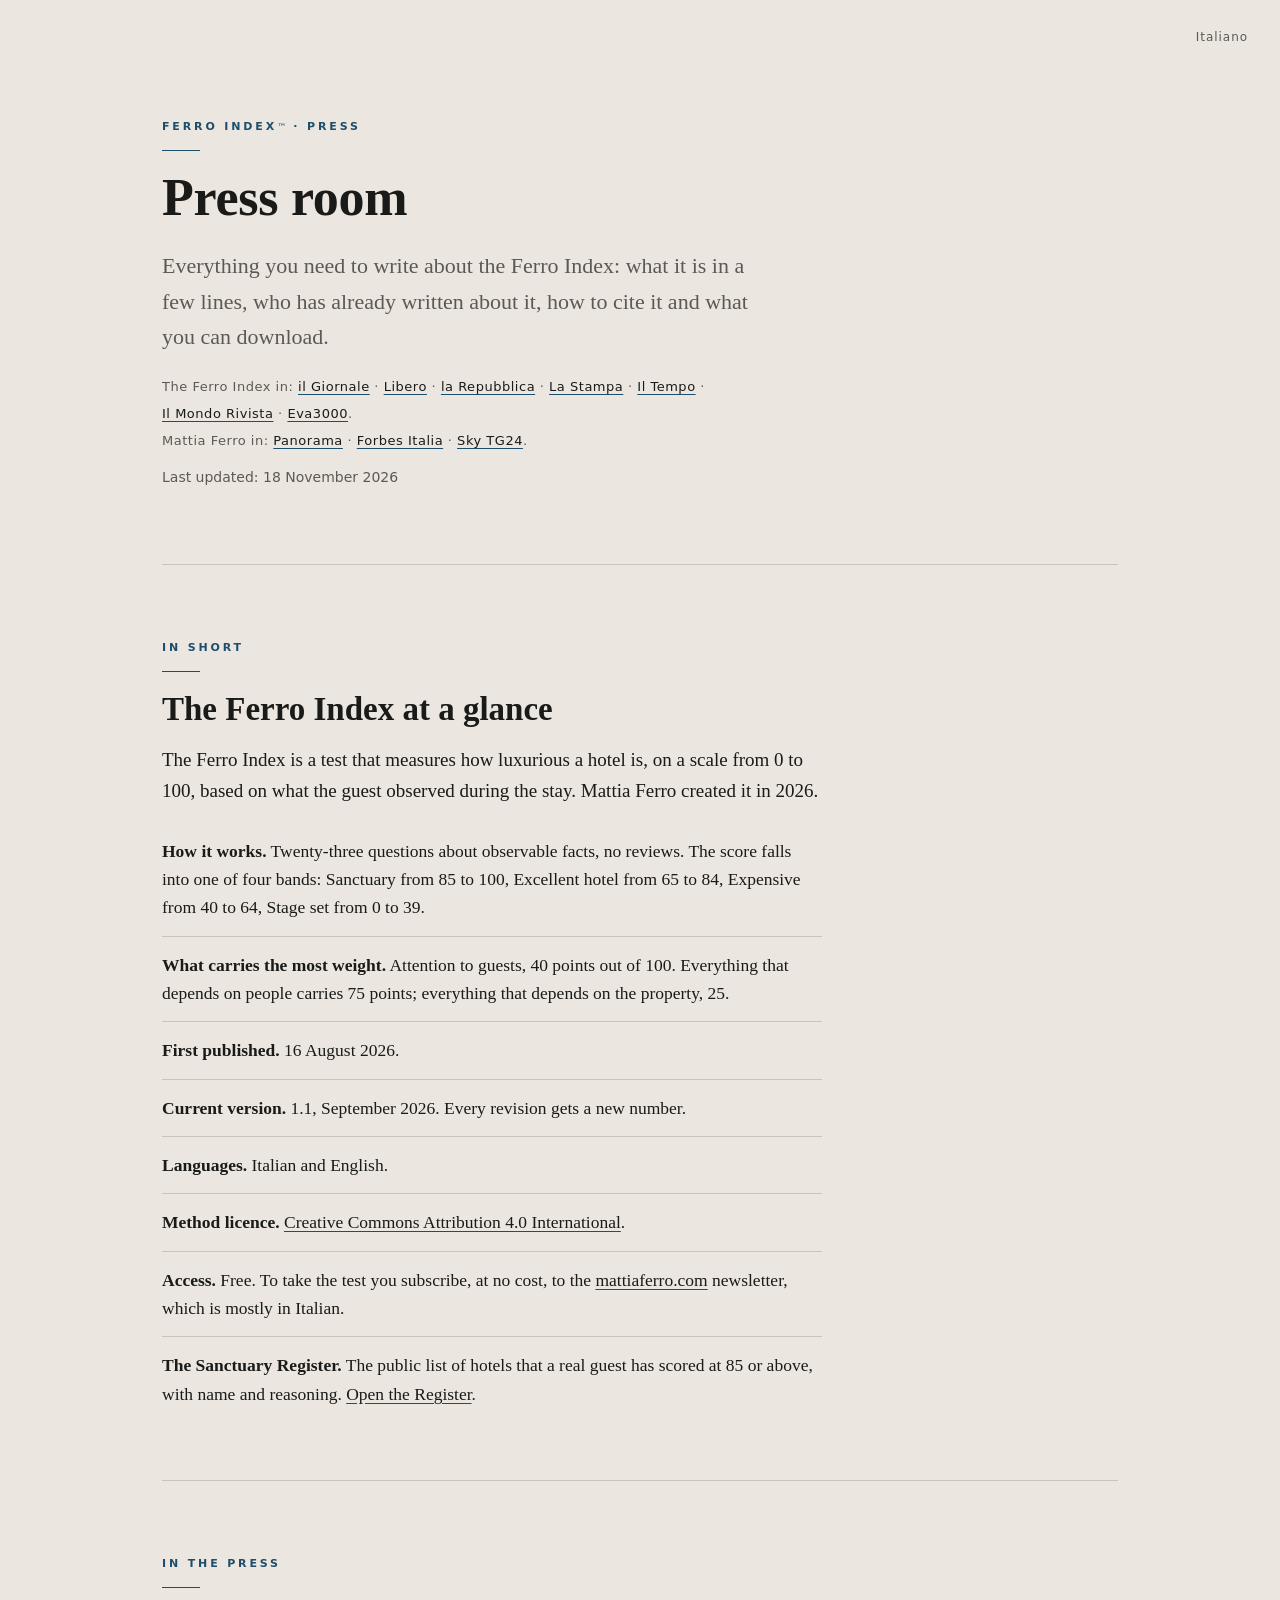
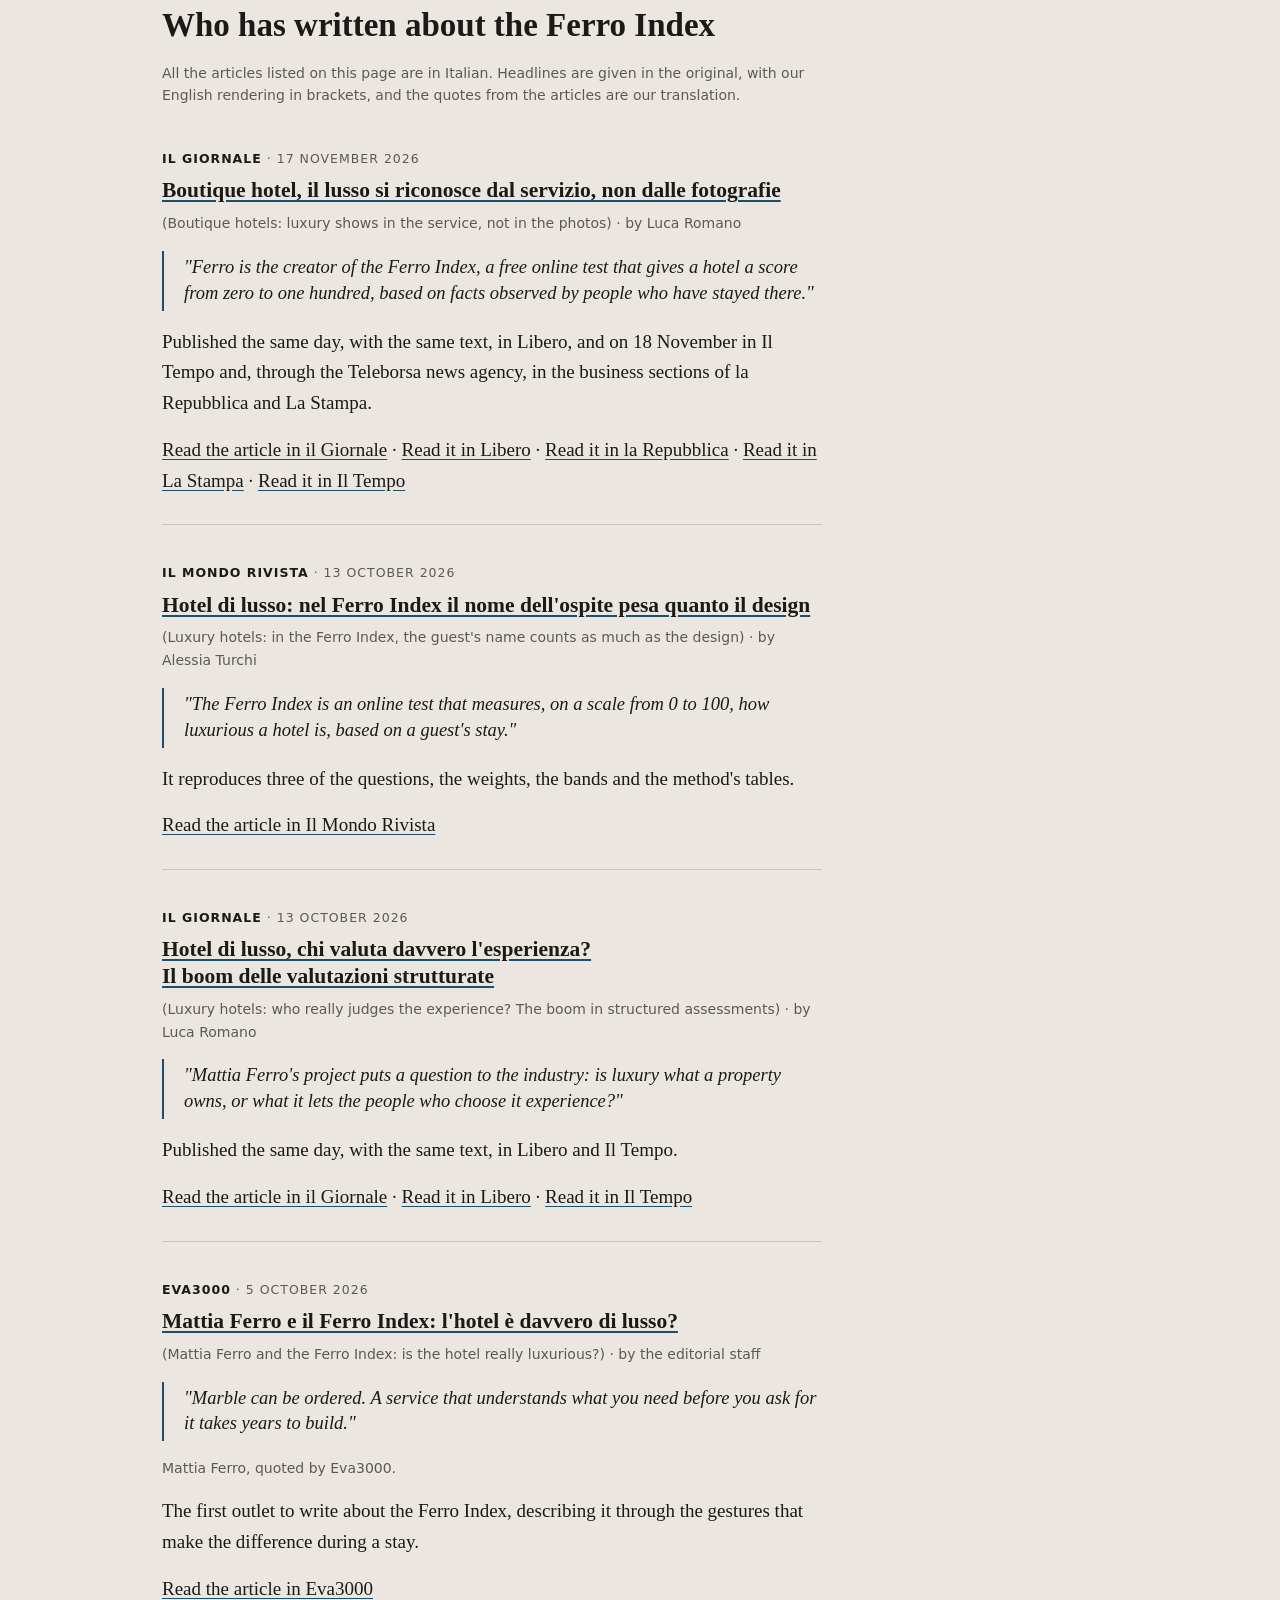
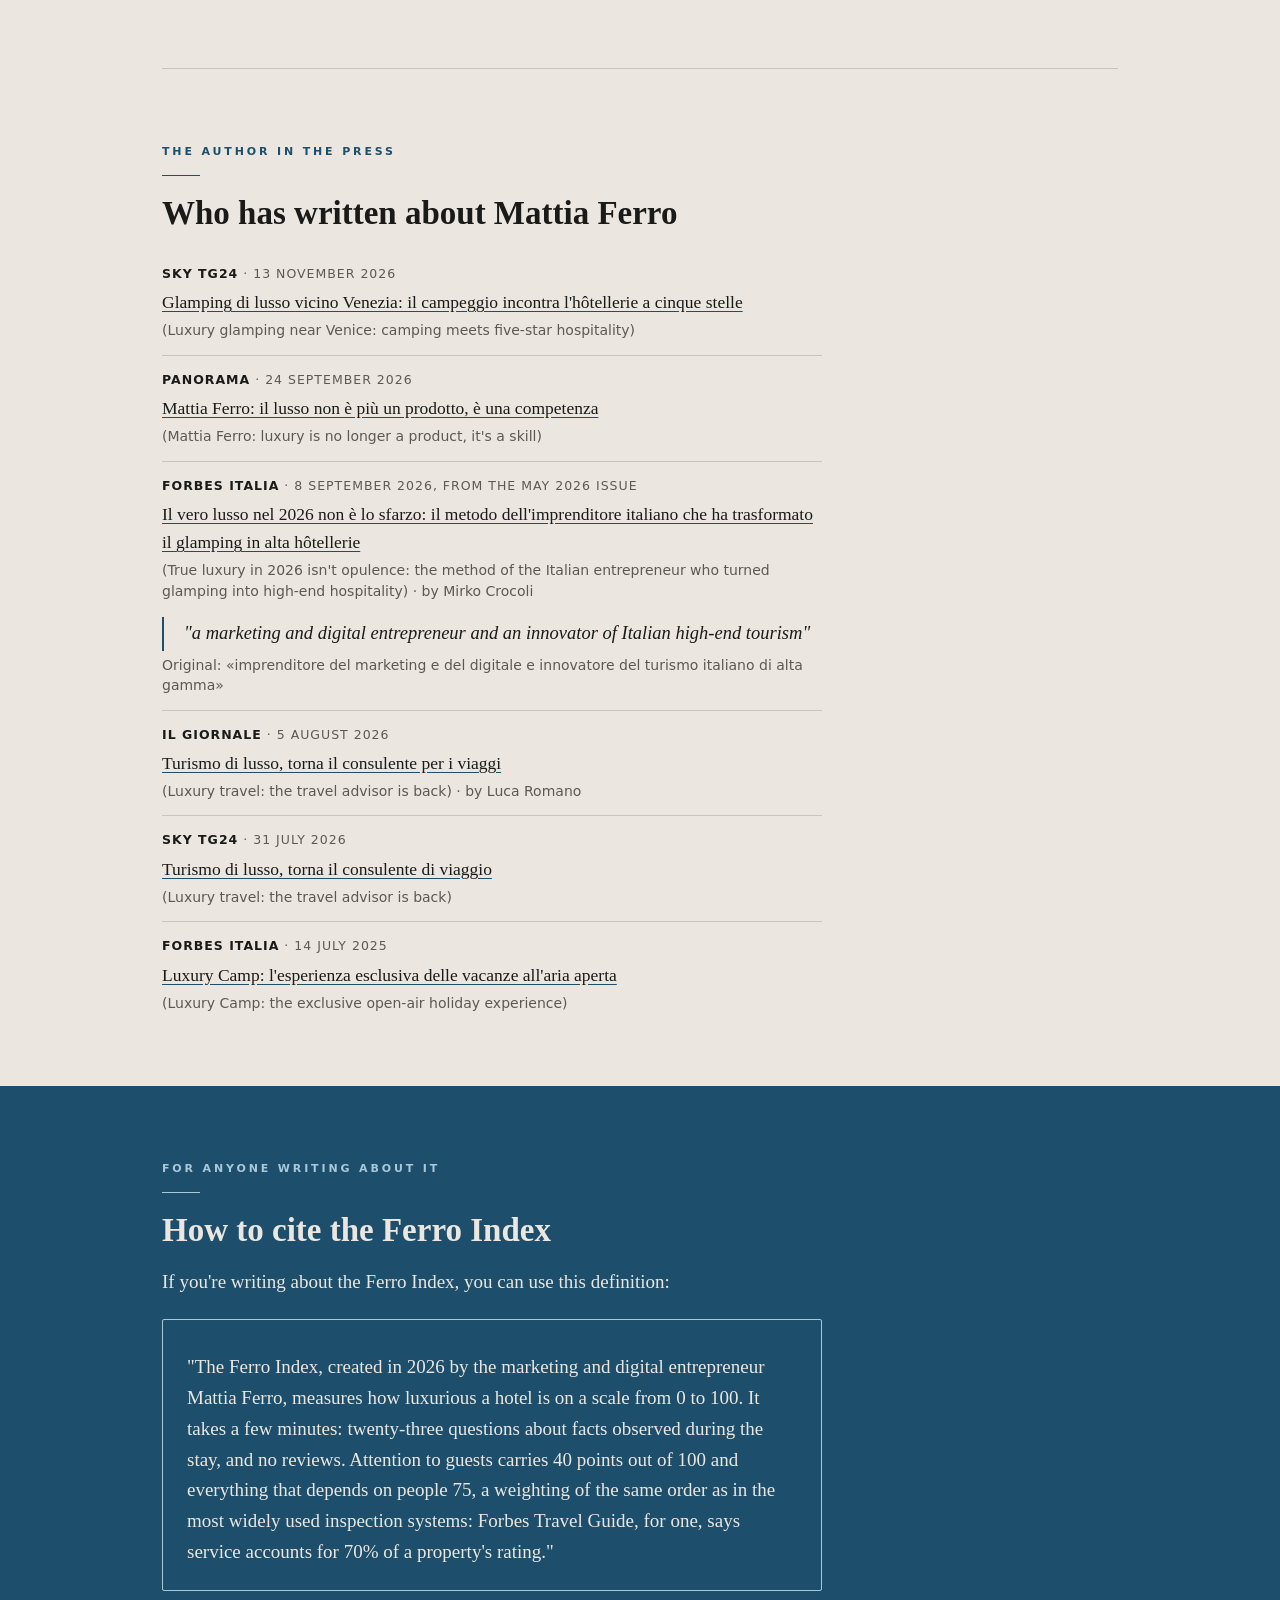
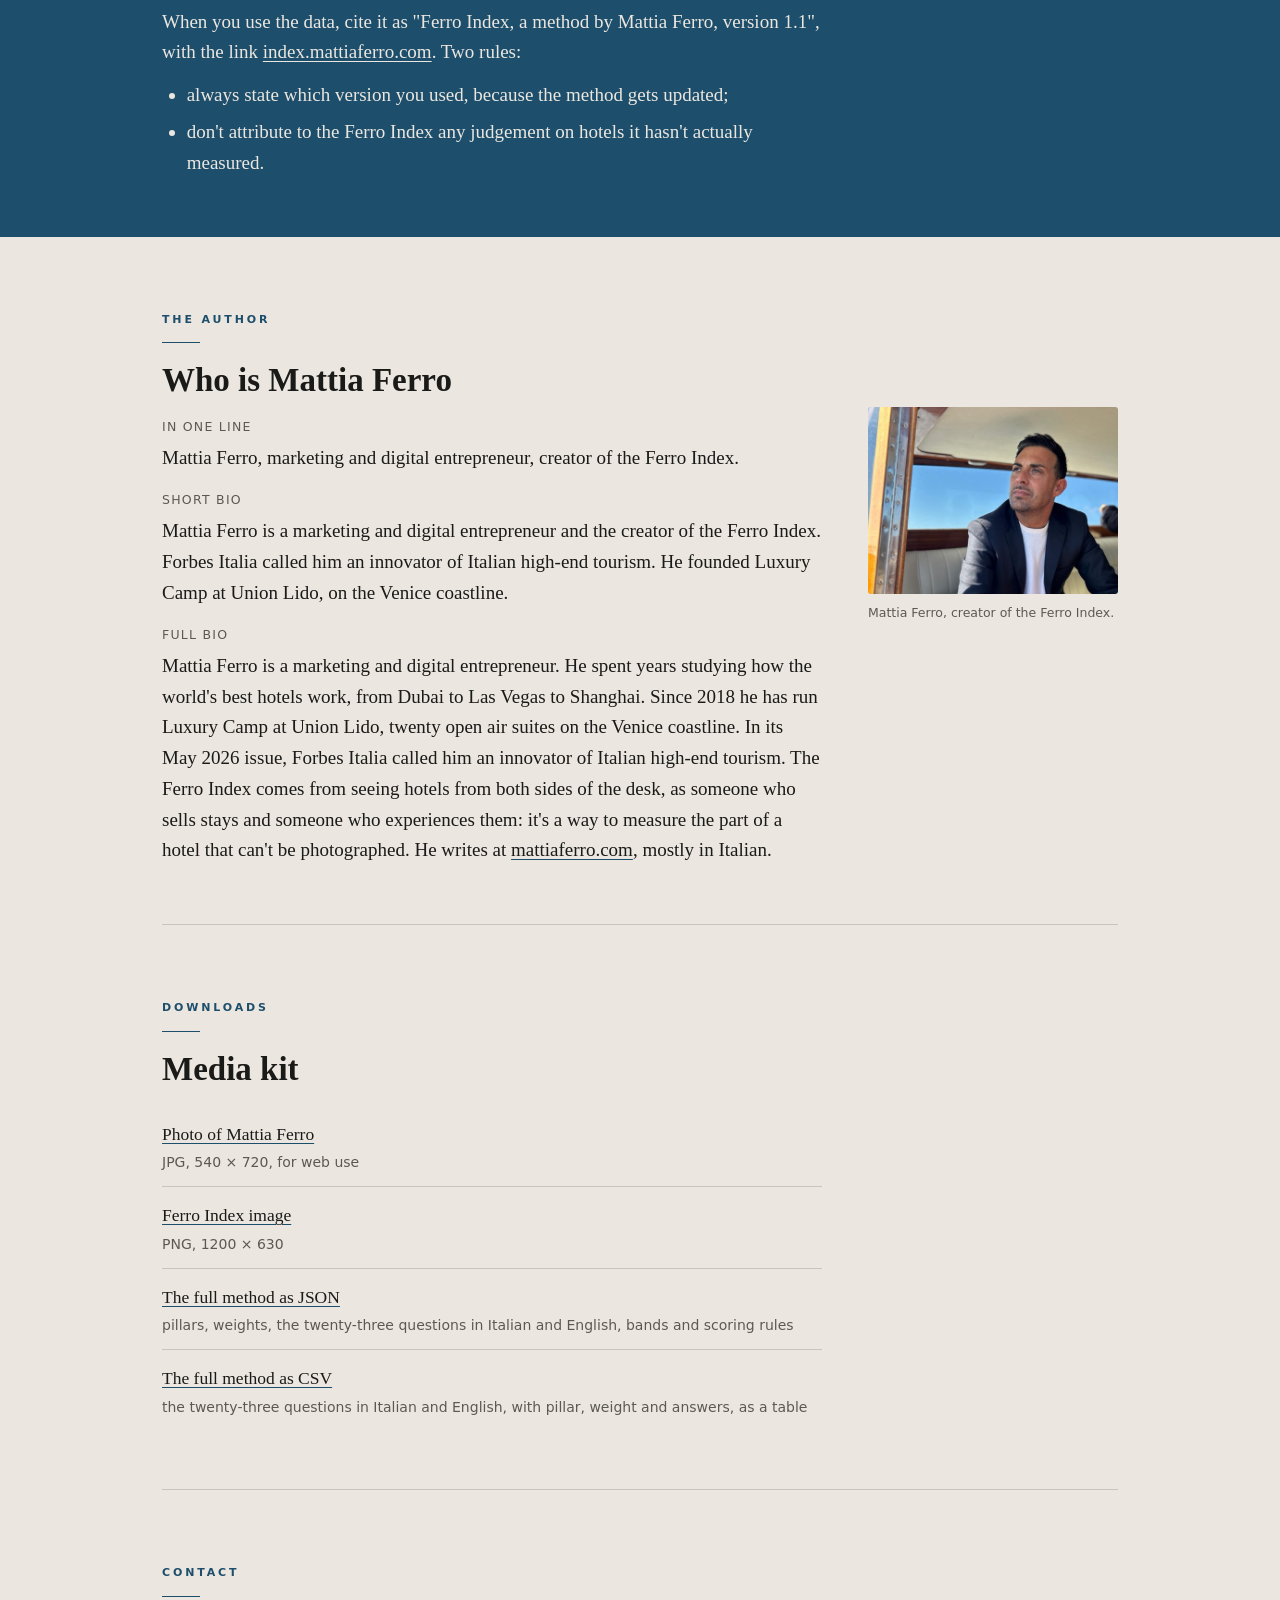
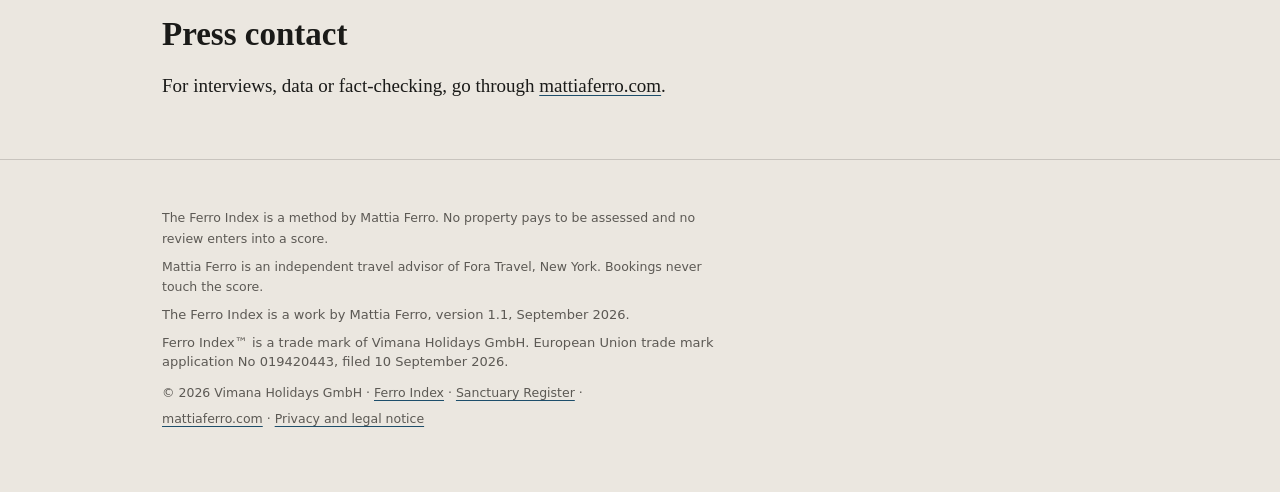
<file: en/press/index.html>
<!DOCTYPE html>
<html lang="en">
<head>
<meta charset="utf-8">
<meta name="viewport" content="width=device-width, initial-scale=1">
<title>Ferro Index press room · Coverage, citation and media kit</title>
<meta name="description" content="The Ferro Index, created by Mattia Ferro, scores how luxurious a hotel is, from 0 to 100. Who has written about it, how to cite it and the media kit.">
<link rel="canonical" href="https://index.mattiaferro.com/en/press/">
<link rel="alternate" hreflang="it" href="https://index.mattiaferro.com/stampa/">
<link rel="alternate" hreflang="en" href="https://index.mattiaferro.com/en/press/">
<link rel="alternate" hreflang="x-default" href="https://index.mattiaferro.com/stampa/">
<meta property="og:type" content="website">
<meta property="og:title" content="Ferro Index press room">
<meta property="og:description" content="What the Ferro Index is in a few lines, who has already written about it, how to cite it and what you can download.">
<meta property="og:url" content="https://index.mattiaferro.com/en/press/">
<meta property="og:locale" content="en_GB">
<meta property="og:image" content="https://index.mattiaferro.com/assets/og-ferro-index-en.png">
<meta property="og:image:width" content="1200">
<meta property="og:image:height" content="630">
<meta property="og:image:alt" content="Ferro Index: is your hotel true luxury, or just expensive?">
<meta name="twitter:card" content="summary_large_image">
<meta name="theme-color" content="#ebe7e0">
<link rel="icon" href="/assets/favicon.svg" type="image/svg+xml">
<link rel="icon" href="/assets/favicon-32.png" sizes="32x32" type="image/png">
<link rel="icon" href="/assets/favicon-16.png" sizes="16x16" type="image/png">
<link rel="apple-touch-icon" href="/assets/apple-touch-icon.png">
<link rel="stylesheet" href="/assets/ferro.css?v=91">
<style>
/* Press room only: the rules live here so that ferro.css, which also serves
   the test and the Register, stays untouched. */
.hero .testate { margin-top: 18px; font-family: var(--sans); font-size: 13px; line-height: 2.1; letter-spacing: 0.04em; color: var(--muted); max-width: var(--lettura); }
.hero .testate span { display: block; }
.hero .testate a { color: var(--ink); white-space: nowrap; padding: 4px 0; }
.hero .testate a:hover { color: var(--brass); }
.uscita { border-top: 1px solid var(--line); padding: 22px 0 6px; margin-top: 22px; max-width: var(--lettura); }
.uscita:first-of-type { border-top: 0; padding-top: 4px; }
.uscita-testata { font-family: var(--sans); font-size: 12.5px; letter-spacing: 0.08em; text-transform: uppercase; color: var(--muted); }
.uscita-testata strong { color: var(--ink); font-weight: 600; }
section.blocco .uscita h3 { margin-top: 8px; }
.uscita-firma { font-family: var(--sans); font-size: 14px; color: var(--muted); }
.uscita blockquote.citazione, ul.fonti blockquote.citazione { margin-top: 16px; font-size: 18.5px; }
ul.fonti li .uscita-testata { display: block; margin-bottom: 4px; }
ul.fonti li > .uscita-firma { display: block; margin-top: 4px; line-height: 1.45; }
.bio-eti { font-family: var(--sans); font-size: 12.5px; letter-spacing: 0.1em; text-transform: uppercase; color: var(--muted); margin-top: 24px; }
section.blocco .bio-eti + p { margin-top: 6px; }
</style>
<script type="application/ld+json">
{
  "@context": "https://schema.org",
  "@graph": [
    {
      "@type": "CollectionPage",
      "@id": "https://index.mattiaferro.com/en/press/",
      "url": "https://index.mattiaferro.com/en/press/",
      "name": "Ferro Index press room",
      "description": "For anyone writing about the Ferro Index: what it is in a few lines, the articles that have covered it, how to cite it, who Mattia Ferro is and what to download.",
      "inLanguage": "en",
      "datePublished": "2026-10-14",
      "dateModified": "2026-11-18",
      "isPartOf": { "@id": "https://index.mattiaferro.com/en/#app" },
      "about": [
        { "@id": "https://index.mattiaferro.com/en/#app" },
        { "@id": "https://index.mattiaferro.com/#mattiaferro" }
      ],
      "breadcrumb": { "@id": "https://index.mattiaferro.com/en/press/#breadcrumb" },
      "mainEntity": { "@id": "https://index.mattiaferro.com/en/press/#coverage" }
    },
    {
      "@type": "BreadcrumbList",
      "@id": "https://index.mattiaferro.com/en/press/#breadcrumb",
      "itemListElement": [
        { "@type": "ListItem", "position": 1, "name": "Ferro Index", "item": "https://index.mattiaferro.com/en/" },
        { "@type": "ListItem", "position": 2, "name": "Press room", "item": "https://index.mattiaferro.com/en/press/" }
      ]
    },
    {
      "@type": "Person",
      "@id": "https://index.mattiaferro.com/#mattiaferro",
      "name": "Mattia Ferro",
      "jobTitle": "Marketing and digital entrepreneur, creator of the Ferro Index",
      "description": "Marketing and digital entrepreneur, creator of the Ferro Index. Forbes Italia called him an innovator of Italian high-end tourism. He founded Luxury Camp at Union Lido, on the Venice coastline.",
      "image": "https://index.mattiaferro.com/assets/mattia.jpg",
      "url": "https://mattiaferro.com",
      "sameAs": [
        "https://mattiaferro.com",
        "https://travel.mattiaferro.com",
        "https://www.linkedin.com/in/mattiaferro",
        "https://luxurycamp.it"
      ]
    },
    {
      "@type": "ItemList",
      "@id": "https://index.mattiaferro.com/en/press/#coverage",
      "name": "Coverage of the Ferro Index and of Mattia Ferro",
      "itemListOrder": "https://schema.org/ItemListOrderDescending",
      "numberOfItems": 16,
      "itemListElement": [
        {
          "@type": "ListItem",
          "position": 1,
          "item": {
            "@type": "NewsArticle",
            "@id": "https://www.iltempo.it/news/general/mattia-ferro-boutique-hotel-il-lusso-si-riconosce-dal-servizio-non-dalle-fotografie/",
            "headline": "Mattia Ferro: «Boutique hotel, il lusso si riconosce dal servizio, non dalle fotografie»",
            "url": "https://www.iltempo.it/news/general/mattia-ferro-boutique-hotel-il-lusso-si-riconosce-dal-servizio-non-dalle-fotografie/",
            "datePublished": "2026-11-18",
            "inLanguage": "it",
            "publisher": { "@type": "NewsMediaOrganization", "name": "Il Tempo", "url": "https://www.iltempo.it/" },
            "about": { "@id": "https://index.mattiaferro.com/#app" },
            "mentions": { "@id": "https://index.mattiaferro.com/#mattiaferro" }
          }
        },
        {
          "@type": "ListItem",
          "position": 2,
          "item": {
            "@type": "NewsArticle",
            "@id": "https://finanza.lastampa.it/News/2026/11/18/boutique-hotel-il-lusso-si-riconosce-dal-servizio-non-dalle-fotografie/NzNfMjAyNi0xMS0xOF9UTEI",
            "headline": "Boutique hotel, il lusso si riconosce dal servizio, non dalle fotografie",
            "url": "https://finanza.lastampa.it/News/2026/11/18/boutique-hotel-il-lusso-si-riconosce-dal-servizio-non-dalle-fotografie/NzNfMjAyNi0xMS0xOF9UTEI",
            "datePublished": "2026-11-18",
            "inLanguage": "it",
            "author": { "@type": "Organization", "name": "Teleborsa" },
            "publisher": { "@type": "NewsMediaOrganization", "name": "La Stampa", "url": "https://www.lastampa.it/" },
            "about": { "@id": "https://index.mattiaferro.com/#app" },
            "mentions": { "@id": "https://index.mattiaferro.com/#mattiaferro" }
          }
        },
        {
          "@type": "ListItem",
          "position": 3,
          "item": {
            "@type": "NewsArticle",
            "@id": "https://finanza.repubblica.it/News/2026/11/18/boutique_hotel_il_lusso_si_riconosce_dal_servizio_non_dalle_fotografie-73/",
            "headline": "Boutique hotel, il lusso si riconosce dal servizio, non dalle fotografie",
            "url": "https://finanza.repubblica.it/News/2026/11/18/boutique_hotel_il_lusso_si_riconosce_dal_servizio_non_dalle_fotografie-73/",
            "datePublished": "2026-11-18",
            "inLanguage": "it",
            "author": { "@type": "Organization", "name": "Teleborsa" },
            "publisher": { "@type": "NewsMediaOrganization", "name": "la Repubblica", "url": "https://www.repubblica.it/" },
            "about": { "@id": "https://index.mattiaferro.com/#app" },
            "mentions": { "@id": "https://index.mattiaferro.com/#mattiaferro" }
          }
        },
        {
          "@type": "ListItem",
          "position": 4,
          "item": {
            "@type": "NewsArticle",
            "@id": "https://www.ilgiornale.it/news/cittadini/boutique-hotel-il-lusso-si-riconosce-dal-servizio-non-dalle-fotografie/",
            "headline": "Boutique hotel, il lusso si riconosce dal servizio, non dalle fotografie",
            "url": "https://www.ilgiornale.it/news/cittadini/boutique-hotel-il-lusso-si-riconosce-dal-servizio-non-dalle-fotografie/",
            "datePublished": "2026-11-17",
            "inLanguage": "it",
            "author": { "@type": "Person", "name": "Luca Romano" },
            "publisher": { "@type": "NewsMediaOrganization", "name": "il Giornale", "url": "https://www.ilgiornale.it/" },
            "about": { "@id": "https://index.mattiaferro.com/#app" },
            "mentions": { "@id": "https://index.mattiaferro.com/#mattiaferro" }
          }
        },
        {
          "@type": "ListItem",
          "position": 5,
          "item": {
            "@type": "NewsArticle",
            "@id": "https://www.liberoquotidiano.it/news/general/boutique-hotel-il-lusso-si-riconosce-dal-servizio-non-dalle-fotografie/",
            "headline": "Boutique hotel, il lusso si riconosce dal servizio, non dalle fotografie",
            "url": "https://www.liberoquotidiano.it/news/general/boutique-hotel-il-lusso-si-riconosce-dal-servizio-non-dalle-fotografie/",
            "datePublished": "2026-11-17",
            "inLanguage": "it",
            "publisher": { "@type": "NewsMediaOrganization", "name": "Libero", "url": "https://www.liberoquotidiano.it/" },
            "about": { "@id": "https://index.mattiaferro.com/#app" },
            "mentions": { "@id": "https://index.mattiaferro.com/#mattiaferro" }
          }
        },
        {
          "@type": "ListItem",
          "position": 6,
          "item": {
            "@type": "NewsArticle",
            "@id": "https://tg24.sky.it/lifestyle/2026/11/13/glamping-venezia-campeggio",
            "headline": "Glamping di lusso vicino Venezia: il campeggio incontra l'hôtellerie a cinque stelle",
            "url": "https://tg24.sky.it/lifestyle/2026/11/13/glamping-venezia-campeggio",
            "datePublished": "2026-11-13",
            "inLanguage": "it",
            "publisher": { "@type": "NewsMediaOrganization", "name": "Sky TG24", "url": "https://tg24.sky.it/" },
            "about": { "@id": "https://index.mattiaferro.com/#mattiaferro" },
            "mentions": { "@id": "https://index.mattiaferro.com/#app" }
          }
        },
        {
          "@type": "ListItem",
          "position": 7,
          "item": {
            "@type": "NewsArticle",
            "@id": "https://ilmondo-rivista.it/ferro-index-hotel-di-lusso/",
            "headline": "Hotel di lusso: nel Ferro Index il nome dell'ospite pesa quanto il design",
            "url": "https://ilmondo-rivista.it/ferro-index-hotel-di-lusso/",
            "datePublished": "2026-10-13",
            "inLanguage": "it",
            "author": { "@type": "Person", "name": "Alessia Turchi" },
            "publisher": { "@type": "NewsMediaOrganization", "name": "Il Mondo Rivista", "url": "https://ilmondo-rivista.it/" },
            "about": { "@id": "https://index.mattiaferro.com/en/#app" },
            "mentions": { "@id": "https://index.mattiaferro.com/#mattiaferro" }
          }
        },
        {
          "@type": "ListItem",
          "position": 8,
          "item": {
            "@type": "NewsArticle",
            "@id": "https://www.ilgiornale.it/news/aziende/hotel-di-lusso-chi-valuta-davvero-lesperienza-il-boom-delle-valutazioni-strutturate/",
            "headline": "Hotel di lusso, chi valuta davvero l'esperienza? Il boom delle valutazioni strutturate",
            "url": "https://www.ilgiornale.it/news/aziende/hotel-di-lusso-chi-valuta-davvero-lesperienza-il-boom-delle-valutazioni-strutturate/",
            "datePublished": "2026-10-13",
            "inLanguage": "it",
            "author": { "@type": "Person", "name": "Luca Romano" },
            "publisher": { "@type": "NewsMediaOrganization", "name": "il Giornale", "url": "https://www.ilgiornale.it/" },
            "about": { "@id": "https://index.mattiaferro.com/en/#app" },
            "mentions": { "@id": "https://index.mattiaferro.com/#mattiaferro" }
          }
        },
        {
          "@type": "ListItem",
          "position": 9,
          "item": {
            "@type": "NewsArticle",
            "@id": "https://www.liberoquotidiano.it/news/general/49354486/hotel-di-lusso-chi-valuta-davvero-l-esperienza-il-boom-delle-valutazioni-strutturate/",
            "headline": "Hotel di lusso, chi valuta davvero l'esperienza? Il boom delle valutazioni strutturate",
            "url": "https://www.liberoquotidiano.it/news/general/49354486/hotel-di-lusso-chi-valuta-davvero-l-esperienza-il-boom-delle-valutazioni-strutturate/",
            "datePublished": "2026-10-13",
            "inLanguage": "it",
            "publisher": { "@type": "NewsMediaOrganization", "name": "Libero", "url": "https://www.liberoquotidiano.it/" },
            "about": { "@id": "https://index.mattiaferro.com/en/#app" },
            "mentions": { "@id": "https://index.mattiaferro.com/#mattiaferro" }
          }
        },
        {
          "@type": "ListItem",
          "position": 10,
          "item": {
            "@type": "NewsArticle",
            "@id": "https://www.iltempo.it/news/general/hotel-di-lusso-chi-valuta-davvero-lesperienza-il-boom-delle-valutazioni-strutturate/",
            "headline": "Hotel di lusso, chi valuta davvero l'esperienza? Il boom delle valutazioni strutturate",
            "url": "https://www.iltempo.it/news/general/hotel-di-lusso-chi-valuta-davvero-lesperienza-il-boom-delle-valutazioni-strutturate/",
            "datePublished": "2026-10-13",
            "inLanguage": "it",
            "publisher": { "@type": "NewsMediaOrganization", "name": "Il Tempo", "url": "https://www.iltempo.it/" },
            "about": { "@id": "https://index.mattiaferro.com/en/#app" },
            "mentions": { "@id": "https://index.mattiaferro.com/#mattiaferro" }
          }
        },
        {
          "@type": "ListItem",
          "position": 11,
          "item": {
            "@type": "NewsArticle",
            "@id": "https://www.eva3000.com/mattia-ferro-index-hotel-davvero-di-lusso/",
            "headline": "Mattia Ferro e il Ferro Index: l'hotel è davvero di lusso?",
            "url": "https://www.eva3000.com/mattia-ferro-index-hotel-davvero-di-lusso/",
            "datePublished": "2026-10-05",
            "inLanguage": "it",
            "publisher": { "@type": "NewsMediaOrganization", "name": "Eva3000", "url": "https://www.eva3000.com/" },
            "about": { "@id": "https://index.mattiaferro.com/en/#app" },
            "mentions": { "@id": "https://index.mattiaferro.com/#mattiaferro" }
          }
        },
        {
          "@type": "ListItem",
          "position": 12,
          "item": {
            "@type": "NewsArticle",
            "@id": "https://www.panorama.it/attualita/mattia-ferro-il-lusso-non-e-piu-un-prodotto-e-una-competenza",
            "headline": "Mattia Ferro: il lusso non è più un prodotto, è una competenza",
            "url": "https://www.panorama.it/attualita/mattia-ferro-il-lusso-non-e-piu-un-prodotto-e-una-competenza",
            "datePublished": "2026-09-24",
            "inLanguage": "it",
            "publisher": { "@type": "NewsMediaOrganization", "name": "Panorama", "url": "https://www.panorama.it/" },
            "about": { "@id": "https://index.mattiaferro.com/#mattiaferro" }
          }
        },
        {
          "@type": "ListItem",
          "position": 13,
          "item": {
            "@type": "NewsArticle",
            "@id": "https://forbes.it/2026/09/08/mattia-ferro-nuovo-lusso-luxury-camp/",
            "headline": "Il vero lusso nel 2026 non è lo sfarzo: il metodo dell'imprenditore italiano che ha trasformato il glamping in alta hôtellerie",
            "url": "https://forbes.it/2026/09/08/mattia-ferro-nuovo-lusso-luxury-camp/",
            "datePublished": "2026-09-08",
            "printEdition": "May 2026",
            "inLanguage": "it",
            "author": { "@type": "Person", "name": "Mirko Crocoli" },
            "publisher": { "@type": "NewsMediaOrganization", "name": "Forbes Italia", "url": "https://forbes.it/" },
            "about": { "@id": "https://index.mattiaferro.com/#mattiaferro" }
          }
        },
        {
          "@type": "ListItem",
          "position": 14,
          "item": {
            "@type": "NewsArticle",
            "@id": "https://www.ilgiornale.it/news/viaggi/turismo-di-lusso-torna-il-consulente-per-i-viaggi/",
            "headline": "Turismo di lusso, torna il consulente per i viaggi",
            "url": "https://www.ilgiornale.it/news/viaggi/turismo-di-lusso-torna-il-consulente-per-i-viaggi/",
            "datePublished": "2026-08-05",
            "inLanguage": "it",
            "author": { "@type": "Person", "name": "Luca Romano" },
            "publisher": { "@type": "NewsMediaOrganization", "name": "il Giornale", "url": "https://www.ilgiornale.it/" },
            "mentions": { "@id": "https://index.mattiaferro.com/#mattiaferro" }
          }
        },
        {
          "@type": "ListItem",
          "position": 15,
          "item": {
            "@type": "NewsArticle",
            "@id": "https://tg24.sky.it/lifestyle/2026/07/31/turismo-lusso-torna-consulente-viaggio",
            "headline": "Turismo di lusso, torna il consulente di viaggio",
            "url": "https://tg24.sky.it/lifestyle/2026/07/31/turismo-lusso-torna-consulente-viaggio",
            "datePublished": "2026-07-31",
            "inLanguage": "it",
            "publisher": { "@type": "NewsMediaOrganization", "name": "Sky TG24", "url": "https://tg24.sky.it/" },
            "mentions": { "@id": "https://index.mattiaferro.com/#mattiaferro" }
          }
        },
        {
          "@type": "ListItem",
          "position": 16,
          "item": {
            "@type": "NewsArticle",
            "@id": "https://forbes.it/2025/07/14/luxury-camp-lesperienza-esclusiva-delle-vacanze-allaria-aperta/",
            "headline": "Luxury Camp: l'esperienza esclusiva delle vacanze all'aria aperta",
            "url": "https://forbes.it/2025/07/14/luxury-camp-lesperienza-esclusiva-delle-vacanze-allaria-aperta/",
            "datePublished": "2025-07-14",
            "inLanguage": "it",
            "publisher": { "@type": "NewsMediaOrganization", "name": "Forbes Italia", "url": "https://forbes.it/" },
            "mentions": { "@id": "https://index.mattiaferro.com/#mattiaferro" }
          }
        }
      ]
    }
  ]
}
</script>
</head>
<body>

<a class="lang" href="/stampa/" hreflang="it" lang="it">Italiano</a>

<main class="wrap pagina-testo">

  <header class="hero">
    <p class="occhiello"><span>Ferro Index<span class="tm">™</span> · Press</span></p>
    <hr class="filetto">
    <h1>Press room</h1>
    <p class="sotto">Everything you need to write about the Ferro Index: what it is in a few lines, who has already written about it, how to cite it and what you can download.</p>
    <p class="testate"><span>The Ferro Index in: <a href="#boutique-hotel">il Giornale</a>&nbsp;· <a href="#boutique-hotel">Libero</a>&nbsp;· <a href="#boutique-hotel">la Repubblica</a>&nbsp;· <a href="#boutique-hotel">La Stampa</a>&nbsp;· <a href="#boutique-hotel">Il Tempo</a>&nbsp;· <a href="#il-mondo">Il Mondo Rivista</a>&nbsp;· <a href="#eva3000">Eva3000</a>.</span> <span>Mattia Ferro in: <a href="#about-mattia-ferro">Panorama</a>&nbsp;· <a href="#about-mattia-ferro">Forbes Italia</a>&nbsp;· <a href="#about-mattia-ferro">Sky TG24</a>.</span></p>
    <p class="micro">Last updated: <time datetime="2026-11-18">18 November 2026</time></p>
  </header>

  <section class="blocco" id="at-a-glance">
    <p class="occhiello">In short</p>
    <hr class="filetto">
    <h2>The Ferro Index at a glance</h2>
    <p>The Ferro Index is a test that measures how luxurious a hotel is, on a scale from 0 to 100, based on what the guest observed during the stay. Mattia Ferro created it in 2026.</p>
    <ul class="fonti">
      <li><strong>How it works.</strong> Twenty-three questions about observable facts, no reviews. The score falls into one of four bands: Sanctuary from 85 to 100, Excellent hotel from 65 to 84, Expensive from 40 to 64, Stage set from 0 to 39.</li>
      <li><strong>What carries the most weight.</strong> Attention to guests, 40 points out of 100. Everything that depends on people carries 75 points; everything that depends on the property, 25.</li>
      <li><strong>First published.</strong> <time datetime="2026-08-16">16 August 2026</time>.</li>
      <li><strong>Current version.</strong> 1.1, <time datetime="2026-09">September 2026</time>. Every revision gets a new number.</li>
      <li><strong>Languages.</strong> Italian and English.</li>
      <li><strong>Method licence.</strong> <a href="https://creativecommons.org/licenses/by/4.0/" rel="license">Creative Commons Attribution 4.0 International</a>.</li>
      <li><strong>Access.</strong> Free. To take the test you subscribe, at no cost, to the <a href="https://mattiaferro.com">mattiaferro.com</a> newsletter, which is mostly in Italian.</li>
      <li><strong>The Sanctuary Register.</strong> The public list of hotels that a real guest has scored at 85 or above, with name and reasoning. <a href="/en/sanctuaries/">Open the Register</a>.</li>
    </ul>
  </section>

  <section class="blocco" id="ferro-index-coverage">
    <p class="occhiello">In the press</p>
    <hr class="filetto">
    <h2>Who has written about the Ferro Index</h2>
    <p class="uscita-firma">All the articles listed on this page are in Italian. Headlines are given in the original, with our English rendering in brackets, and the quotes from the articles are our translation.</p>

    <article class="uscita" id="boutique-hotel">
      <p class="uscita-testata"><strong>il Giornale</strong> · <time datetime="2026-11-17">17 November 2026</time></p>
      <h3><a href="https://www.ilgiornale.it/news/cittadini/boutique-hotel-il-lusso-si-riconosce-dal-servizio-non-dalle-fotografie/" hreflang="it" lang="it">Boutique hotel, il lusso si riconosce dal servizio, non dalle fotografie</a></h3>
      <p class="uscita-firma">(Boutique hotels: luxury shows in the service, not in the photos) · by Luca&nbsp;Romano</p>
      <blockquote class="citazione" cite="https://www.ilgiornale.it/news/cittadini/boutique-hotel-il-lusso-si-riconosce-dal-servizio-non-dalle-fotografie/">"Ferro is the creator of the Ferro Index, a free online test that gives a hotel a score from zero to one hundred, based on facts observed by people who have stayed there."</blockquote>
      <p>Published the same day, with the same text, in Libero, and on 18 November in Il Tempo and, through the Teleborsa news agency, in the business sections of la Repubblica and La Stampa.</p>
      <p><a href="https://www.ilgiornale.it/news/cittadini/boutique-hotel-il-lusso-si-riconosce-dal-servizio-non-dalle-fotografie/" hreflang="it">Read the article in il Giornale</a> · <a href="https://www.liberoquotidiano.it/news/general/boutique-hotel-il-lusso-si-riconosce-dal-servizio-non-dalle-fotografie/" hreflang="it">Read it in Libero</a> · <a href="https://finanza.repubblica.it/News/2026/11/18/boutique_hotel_il_lusso_si_riconosce_dal_servizio_non_dalle_fotografie-73/" hreflang="it">Read it in la Repubblica</a> · <a href="https://finanza.lastampa.it/News/2026/11/18/boutique-hotel-il-lusso-si-riconosce-dal-servizio-non-dalle-fotografie/NzNfMjAyNi0xMS0xOF9UTEI" hreflang="it">Read it in La Stampa</a> · <a href="https://www.iltempo.it/news/general/mattia-ferro-boutique-hotel-il-lusso-si-riconosce-dal-servizio-non-dalle-fotografie/" hreflang="it">Read it in Il Tempo</a></p>
    </article>

    <article class="uscita" id="il-mondo">
      <p class="uscita-testata"><strong>Il Mondo Rivista</strong> · <time datetime="2026-10-13">13 October 2026</time></p>
      <h3><a href="https://ilmondo-rivista.it/ferro-index-hotel-di-lusso/" hreflang="it" lang="it">Hotel di lusso: nel Ferro Index il nome dell'ospite pesa quanto il design</a></h3>
      <p class="uscita-firma">(Luxury hotels: in the Ferro Index, the guest's name counts as much as the design) · by Alessia&nbsp;Turchi</p>
      <blockquote class="citazione" cite="https://ilmondo-rivista.it/ferro-index-hotel-di-lusso/">"The Ferro Index is an online test that measures, on a scale from 0 to 100, how luxurious a hotel is, based on a guest's stay."</blockquote>
      <p>It reproduces three of the questions, the weights, the bands and the method's tables.</p>
      <p><a href="https://ilmondo-rivista.it/ferro-index-hotel-di-lusso/" hreflang="it">Read the article in Il Mondo Rivista</a></p>
    </article>

    <article class="uscita" id="il-giornale">
      <p class="uscita-testata"><strong>il Giornale</strong> · <time datetime="2026-10-13">13 October 2026</time></p>
      <h3><a href="https://www.ilgiornale.it/news/aziende/hotel-di-lusso-chi-valuta-davvero-lesperienza-il-boom-delle-valutazioni-strutturate/" hreflang="it" lang="it">Hotel di lusso, chi valuta davvero l'esperienza? Il boom delle valutazioni strutturate</a></h3>
      <p class="uscita-firma">(Luxury hotels: who really judges the experience? The boom in structured assessments) · by Luca&nbsp;Romano</p>
      <blockquote class="citazione" cite="https://www.ilgiornale.it/news/aziende/hotel-di-lusso-chi-valuta-davvero-lesperienza-il-boom-delle-valutazioni-strutturate/">"Mattia Ferro's project puts a question to the industry: is luxury what a property owns, or what it lets the people who choose it experience?"</blockquote>
      <p>Published the same day, with the same text, in Libero and Il Tempo.</p>
      <p><a href="https://www.ilgiornale.it/news/aziende/hotel-di-lusso-chi-valuta-davvero-lesperienza-il-boom-delle-valutazioni-strutturate/" hreflang="it">Read the article in il Giornale</a> · <a href="https://www.liberoquotidiano.it/news/general/49354486/hotel-di-lusso-chi-valuta-davvero-l-esperienza-il-boom-delle-valutazioni-strutturate/" hreflang="it">Read it in Libero</a> · <a href="https://www.iltempo.it/news/general/hotel-di-lusso-chi-valuta-davvero-lesperienza-il-boom-delle-valutazioni-strutturate/" hreflang="it">Read it in Il Tempo</a></p>
    </article>

    <article class="uscita" id="eva3000">
      <p class="uscita-testata"><strong>Eva3000</strong> · <time datetime="2026-10-05">5 October 2026</time></p>
      <h3><a href="https://www.eva3000.com/mattia-ferro-index-hotel-davvero-di-lusso/" hreflang="it" lang="it">Mattia Ferro e il Ferro Index: l'hotel è davvero di lusso?</a></h3>
      <p class="uscita-firma">(Mattia Ferro and the Ferro Index: is the hotel really luxurious?) · by the editorial staff</p>
      <blockquote class="citazione" cite="https://www.eva3000.com/mattia-ferro-index-hotel-davvero-di-lusso/">"Marble can be ordered. A service that understands what you need before you ask for it takes years to build."</blockquote>
      <p class="uscita-firma">Mattia Ferro, quoted by Eva3000.</p>
      <p>The first outlet to write about the Ferro Index, describing it through the gestures that make the difference during a stay.</p>
      <p><a href="https://www.eva3000.com/mattia-ferro-index-hotel-davvero-di-lusso/" hreflang="it">Read the article in Eva3000</a></p>
    </article>
  </section>

  <section class="blocco" id="about-mattia-ferro">
    <p class="occhiello">The author in the press</p>
    <hr class="filetto">
    <h2>Who has written about Mattia Ferro</h2>
    <ul class="fonti">
      <li><span class="uscita-testata"><strong>Sky TG24</strong> · <time datetime="2026-11-13">13 November 2026</time></span> <a href="https://tg24.sky.it/lifestyle/2026/11/13/glamping-venezia-campeggio" hreflang="it" lang="it">Glamping di lusso vicino Venezia: il campeggio incontra l'hôtellerie a cinque stelle</a> <span class="uscita-firma">(Luxury glamping near Venice: camping meets five-star hospitality)</span></li>
      <li><span class="uscita-testata"><strong>Panorama</strong> · <time datetime="2026-09-24">24 September 2026</time></span> <a href="https://www.panorama.it/attualita/mattia-ferro-il-lusso-non-e-piu-un-prodotto-e-una-competenza" hreflang="it" lang="it">Mattia Ferro: il lusso non è più un prodotto, è una competenza</a> <span class="uscita-firma">(Mattia Ferro: luxury is no longer a product, it's a skill)</span></li>
      <li><span class="uscita-testata"><strong>Forbes Italia</strong> · <time datetime="2026-09-08">8 September 2026</time>, from the May 2026 issue</span> <a href="https://forbes.it/2026/09/08/mattia-ferro-nuovo-lusso-luxury-camp/" hreflang="it" lang="it">Il vero lusso nel 2026 non è lo sfarzo: il metodo dell'imprenditore italiano che ha trasformato il glamping in alta hôtellerie</a> <span class="uscita-firma">(True luxury in 2026 isn't opulence: the method of the Italian entrepreneur who turned glamping into high-end hospitality) · by Mirko&nbsp;Crocoli</span> <blockquote class="citazione" cite="https://forbes.it/2026/09/08/mattia-ferro-nuovo-lusso-luxury-camp/">"a marketing and digital entrepreneur and an innovator of Italian high-end tourism"</blockquote> <span class="uscita-firma">Original: <span lang="it">«imprenditore del marketing e del digitale e innovatore del turismo italiano di alta gamma»</span></span></li>
      <li><span class="uscita-testata"><strong>il Giornale</strong> · <time datetime="2026-08-05">5 August 2026</time></span> <a href="https://www.ilgiornale.it/news/viaggi/turismo-di-lusso-torna-il-consulente-per-i-viaggi/" hreflang="it" lang="it">Turismo di lusso, torna il consulente per i viaggi</a> <span class="uscita-firma">(Luxury travel: the travel advisor is back) · by Luca&nbsp;Romano</span></li>
      <li><span class="uscita-testata"><strong>Sky TG24</strong> · <time datetime="2026-07-31">31 July 2026</time></span> <a href="https://tg24.sky.it/lifestyle/2026/07/31/turismo-lusso-torna-consulente-viaggio" hreflang="it" lang="it">Turismo di lusso, torna il consulente di viaggio</a> <span class="uscita-firma">(Luxury travel: the travel advisor is back)</span></li>
      <li><span class="uscita-testata"><strong>Forbes Italia</strong> · <time datetime="2025-07-14">14 July 2025</time></span> <a href="https://forbes.it/2025/07/14/luxury-camp-lesperienza-esclusiva-delle-vacanze-allaria-aperta/" hreflang="it" lang="it">Luxury Camp: l'esperienza esclusiva delle vacanze all'aria aperta</a> <span class="uscita-firma">(Luxury Camp: the exclusive open-air holiday experience)</span></li>
    </ul>
  </section>

  <section class="blocco blu" id="how-to-cite">
    <p class="occhiello">For anyone writing about it</p>
    <hr class="filetto">
    <h2>How to cite the Ferro Index</h2>
    <p>If you're writing about the Ferro Index, you can use this definition:</p>
    <div class="inbreve">
      <p>"The Ferro Index, created in 2026 by the marketing and digital entrepreneur Mattia Ferro, measures how luxurious a hotel is on a scale from 0 to 100. It takes a few minutes: twenty-three questions about facts observed during the stay, and no reviews. Attention to guests carries 40 points out of 100 and everything that depends on people 75, a weighting of the same order as in the most widely used inspection systems: Forbes Travel Guide, for one, says service accounts for 70% of a property's rating."</p>
    </div>
    <p>When you use the data, cite it as "Ferro Index, a method by Mattia Ferro, version 1.1", with the link <a href="https://index.mattiaferro.com/en/">index.mattiaferro.com</a>. Two rules:</p>
    <ul class="elenco-metodo">
      <li>always state which version you used, because the method gets updated;</li>
      <li>don't attribute to the Ferro Index any judgement on hotels it hasn't actually measured.</li>
    </ul>
  </section>

  <section class="blocco" id="who-is-mattia-ferro">
    <p class="occhiello">The author</p>
    <hr class="filetto">
    <h2>Who is Mattia Ferro</h2>
    <figure class="ritratto"><img src="/assets/mattia.jpg" alt="Mattia Ferro, marketing and digital entrepreneur, creator of the Ferro Index" width="540" height="720" loading="lazy"><figcaption>Mattia Ferro, creator of the Ferro Index.</figcaption></figure>
    <p class="bio-eti">In one line</p>
    <p>Mattia Ferro, marketing and digital entrepreneur, creator of the Ferro Index.</p>
    <p class="bio-eti">Short bio</p>
    <p>Mattia Ferro is a marketing and digital entrepreneur and the creator of the Ferro Index. Forbes Italia called him an innovator of Italian high-end tourism. He founded Luxury Camp at Union Lido, on the Venice coastline.</p>
    <p class="bio-eti">Full bio</p>
    <p>Mattia Ferro is a marketing and digital entrepreneur. He spent years studying how the world's best hotels work, from Dubai to Las Vegas to Shanghai. Since 2018 he has run Luxury Camp at Union Lido, twenty open air suites on the Venice coastline. In its May 2026 issue, Forbes Italia called him an innovator of Italian high-end tourism. The Ferro Index comes from seeing hotels from both sides of the desk, as someone who sells stays and someone who experiences them: it's a way to measure the part of a hotel that can't be photographed. He writes at <a href="https://mattiaferro.com">mattiaferro.com</a>, mostly in Italian.</p>
  </section>

  <section class="blocco" id="media-kit">
    <p class="occhiello">Downloads</p>
    <hr class="filetto">
    <h2>Media kit</h2>
    <ul class="fonti">
      <li><a href="/assets/mattia.jpg" download="mattia-ferro.jpg">Photo of Mattia Ferro</a> <span class="uscita-firma">JPG, 540 × 720, for web use</span></li>
      <li><a href="/assets/og-ferro-index-en.png" download="ferro-index.png">Ferro Index image</a> <span class="uscita-firma">PNG, 1200 × 630</span></li>
      <li><a href="/assets/ferro-index-metodo.json" type="application/json">The full method as JSON</a> <span class="uscita-firma">pillars, weights, the twenty-three questions in Italian and English, bands and scoring rules</span></li>
      <li><a href="/assets/ferro-index-metodo.csv" type="text/csv" download>The full method as CSV</a> <span class="uscita-firma">the twenty-three questions in Italian and English, with pillar, weight and answers, as a table</span></li>
    </ul>
  </section>

  <section class="blocco" id="contact">
    <p class="occhiello">Contact</p>
    <hr class="filetto">
    <h2>Press contact</h2>
    <p>For interviews, data or fact-checking, go through <a href="https://mattiaferro.com">mattiaferro.com</a>.</p>
  </section>

</main>

<footer>
  <div class="wrap">
    <p>The Ferro Index is a method by Mattia Ferro. No property pays to be assessed and no review enters into a score.</p>
    <p>Mattia Ferro is an independent travel advisor of Fora Travel, New York. Bookings never touch the score.</p>
    <p class="firma">The Ferro Index is a work by Mattia Ferro, version 1.1, September 2026.</p>
    <p class="firma marchio-nota">Ferro Index™ is a trade mark of Vimana Holidays GmbH. European Union trade mark application No 019420443, filed 10 September 2026.</p>
    <p>© 2026 Vimana&nbsp;Holidays&nbsp;GmbH&nbsp;· <a href="/en/">Ferro Index</a>&nbsp;· <a href="/en/sanctuaries/">Sanctuary Register</a>&nbsp;· <a href="https://mattiaferro.com">mattiaferro.com</a>&nbsp;· <a href="/en/privacy/">Privacy&nbsp;and&nbsp;legal&nbsp;notice</a></p>
  </div>
</footer>

</body>
</html>
</file>
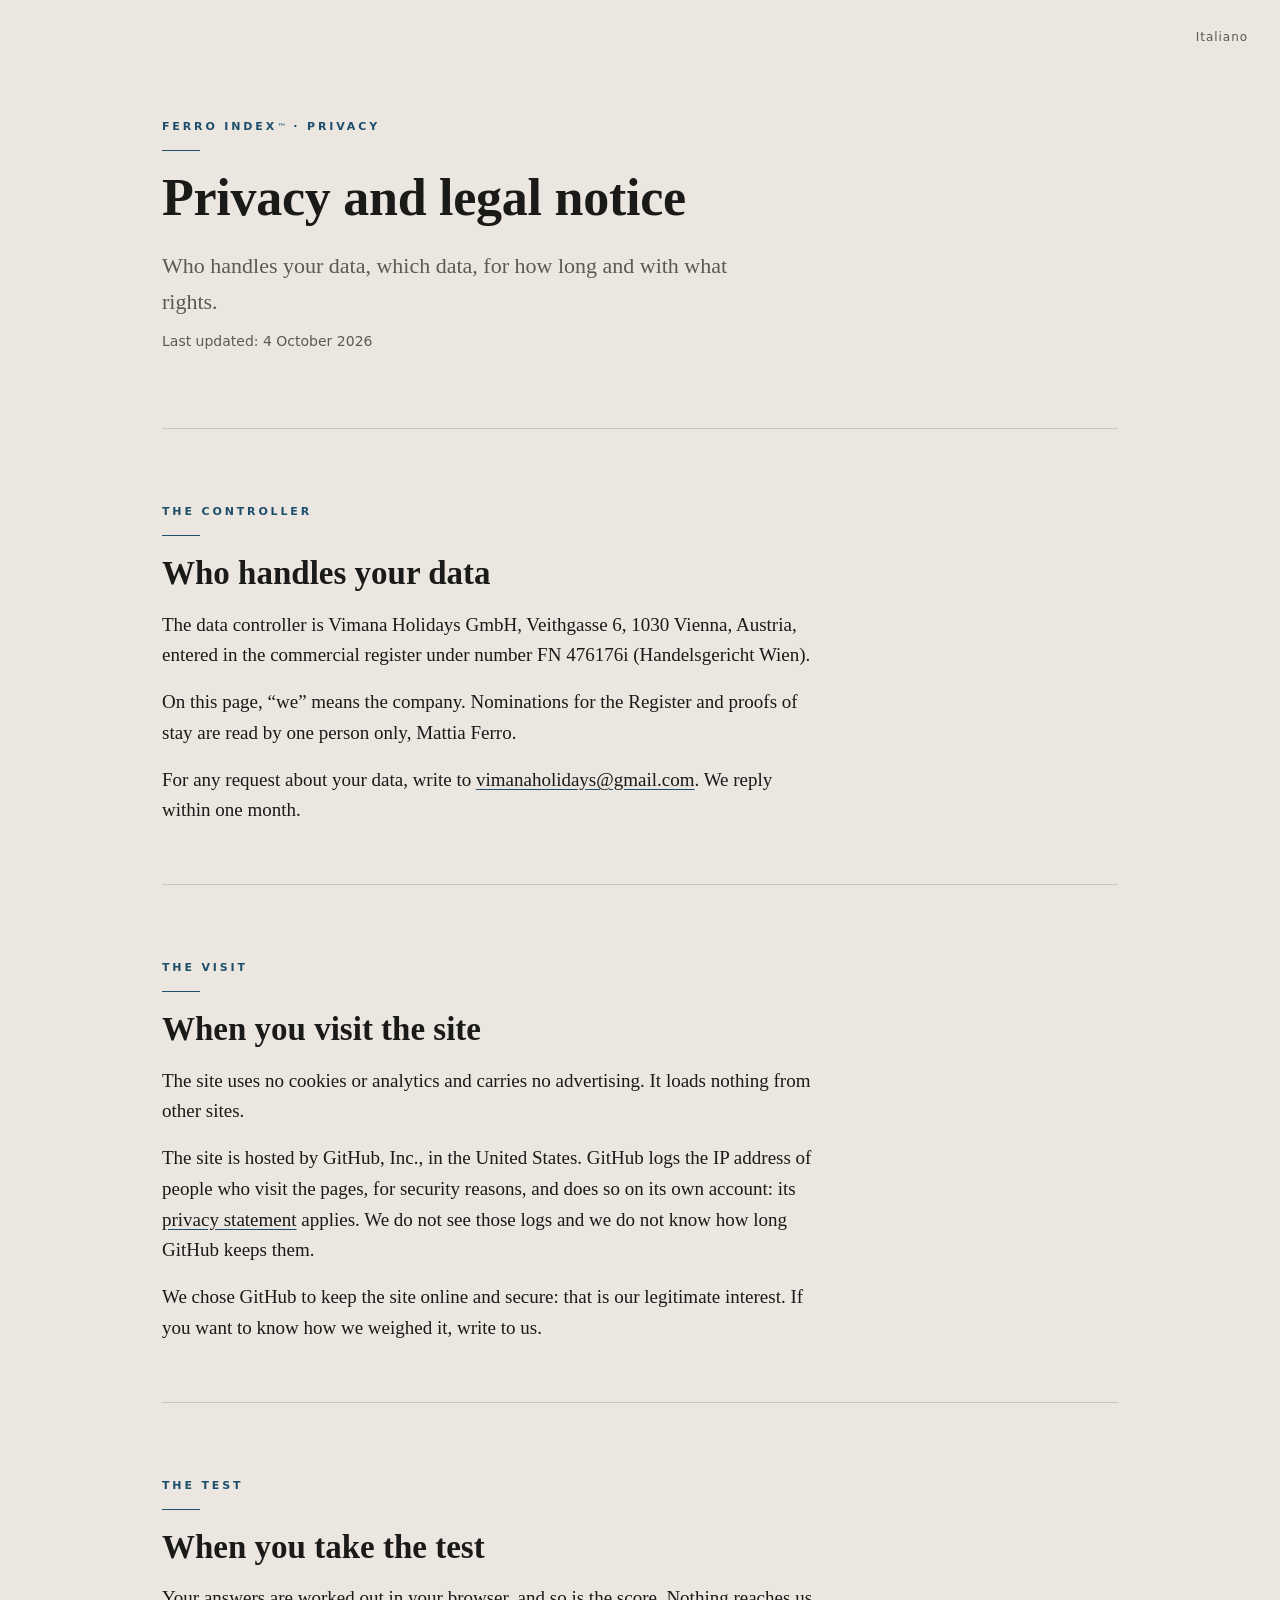
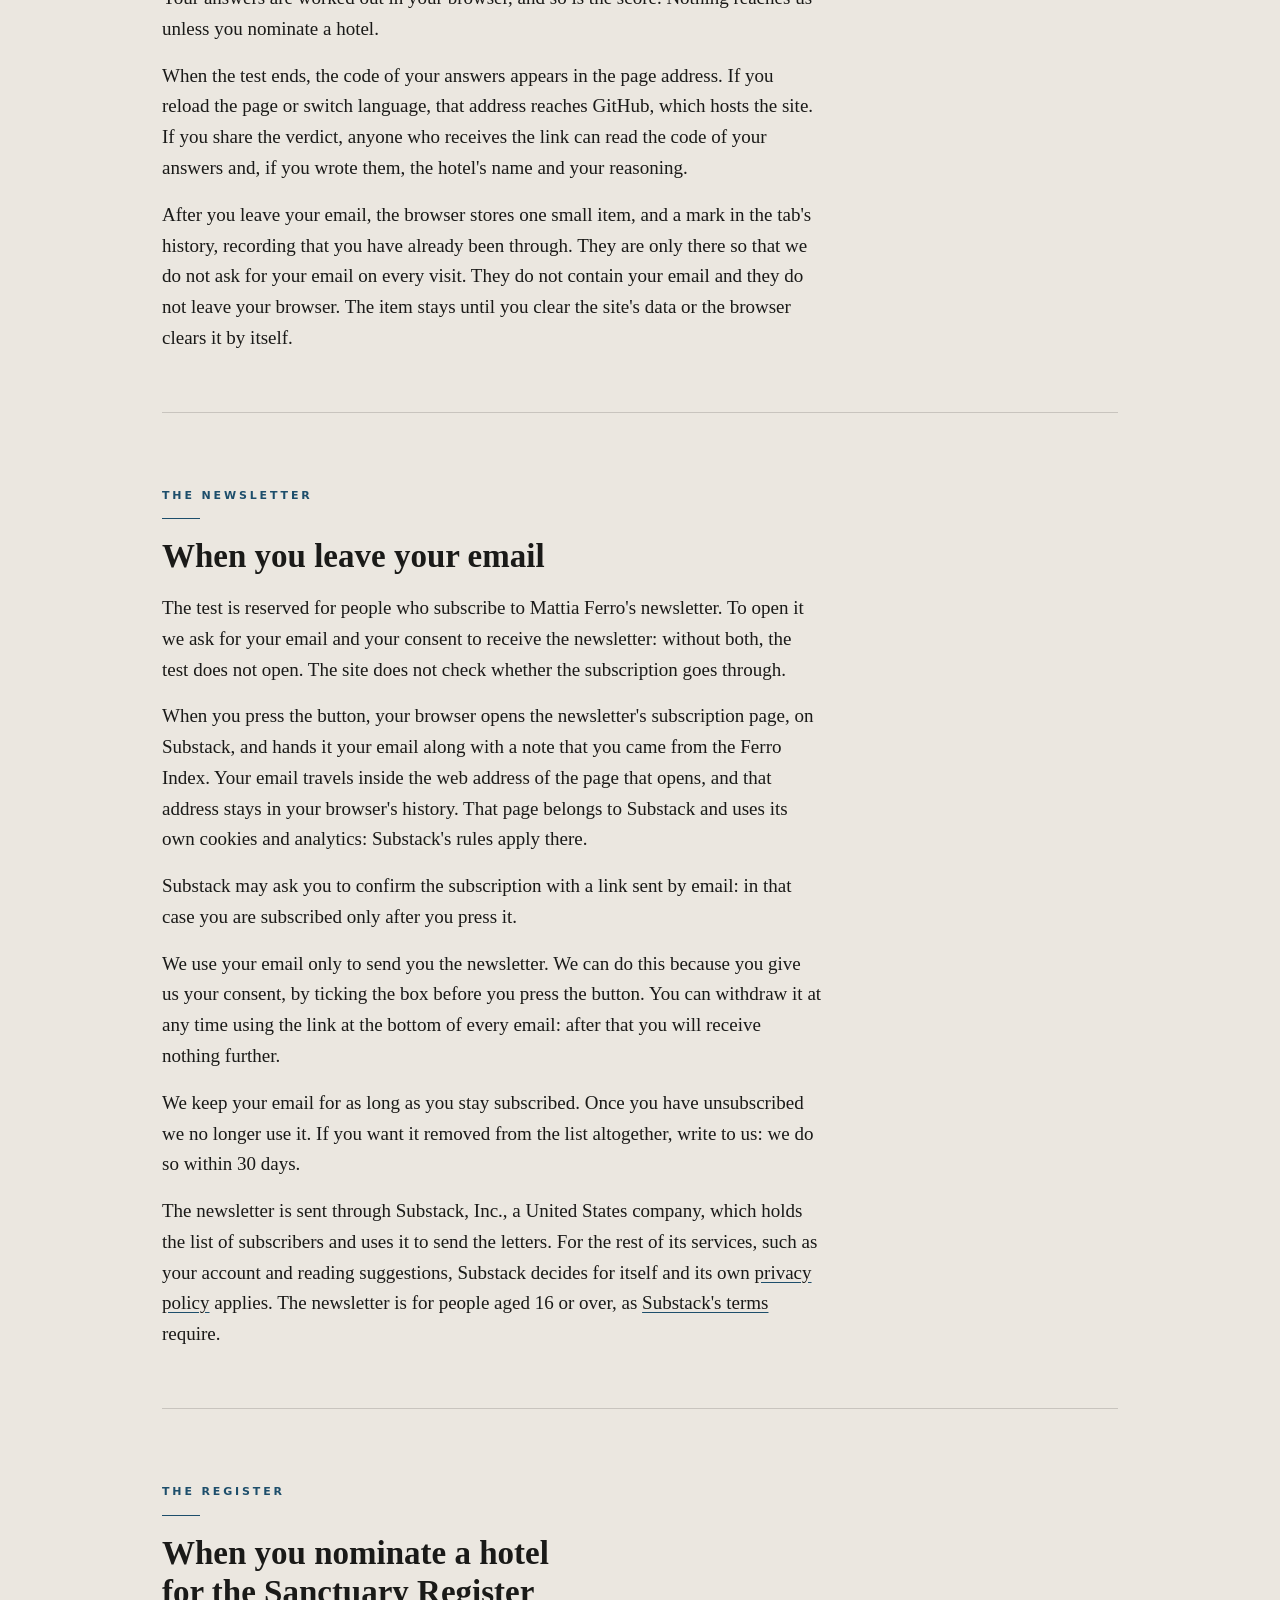
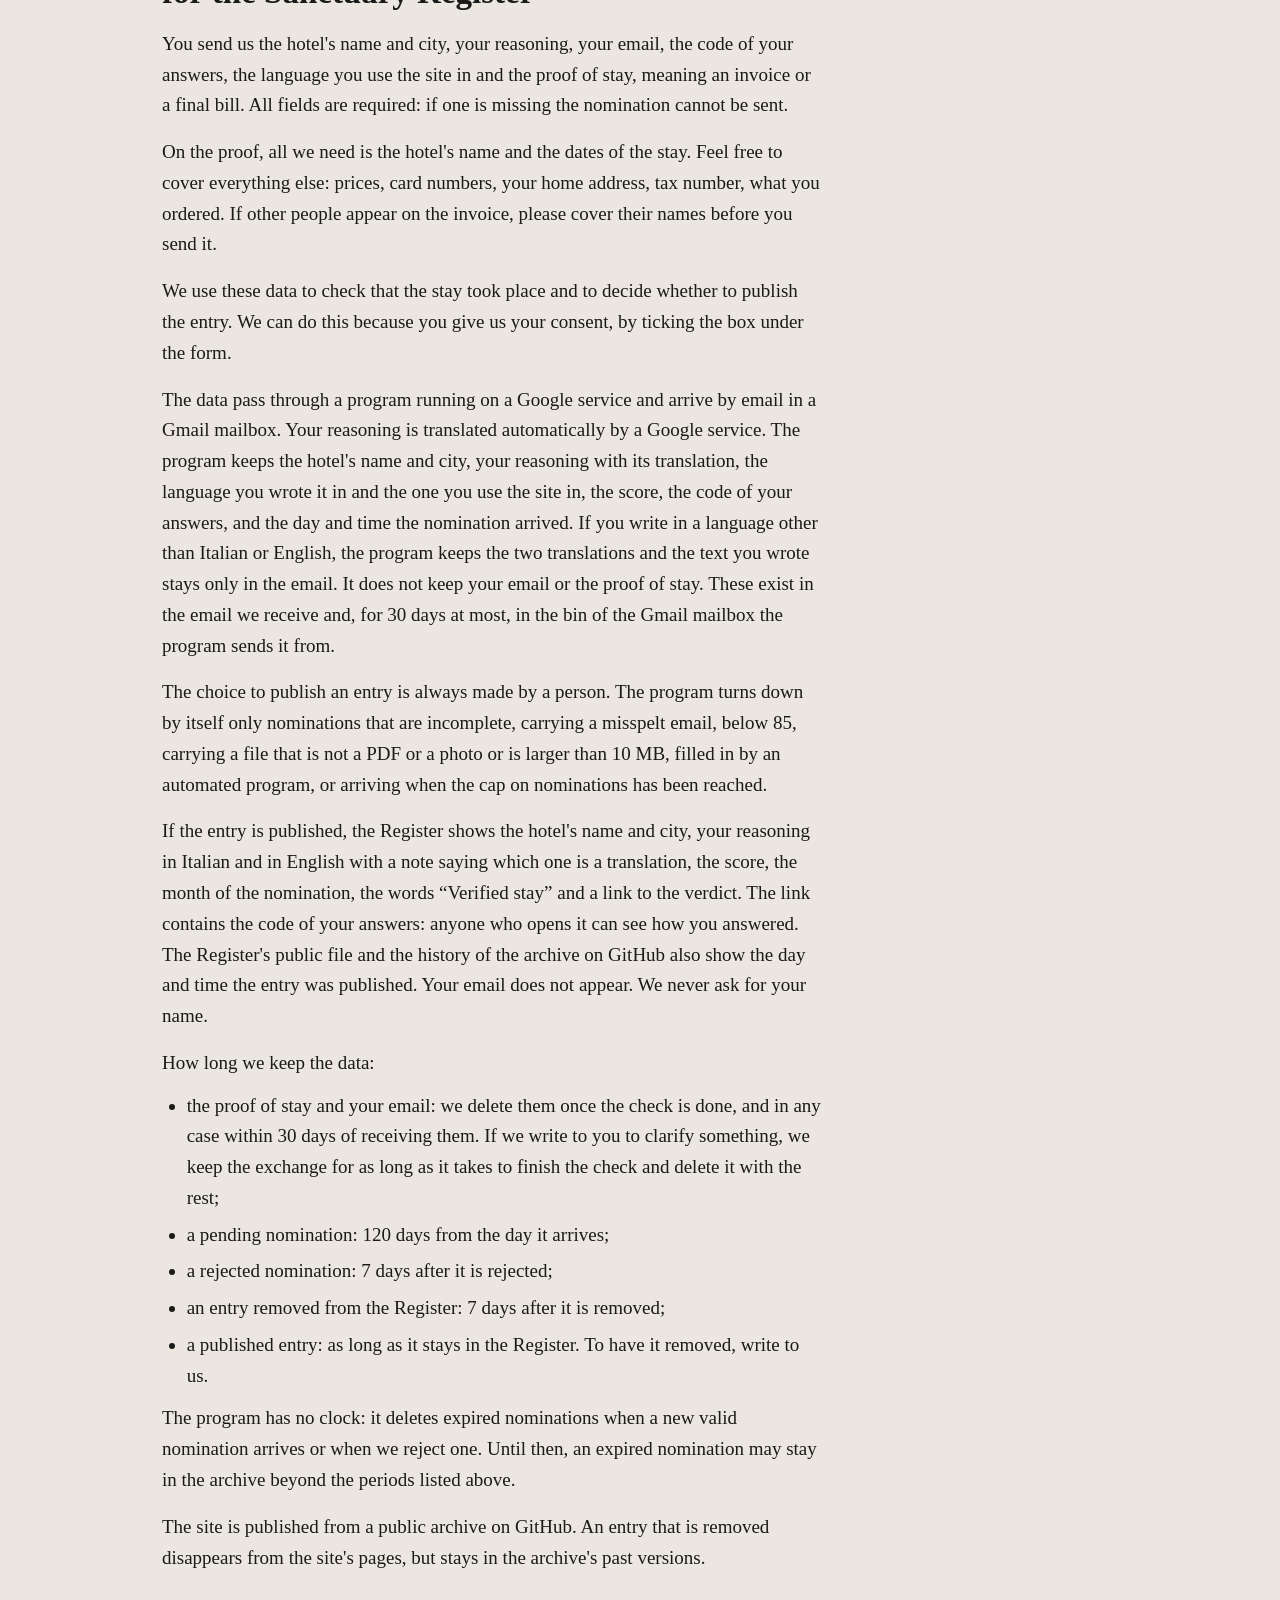
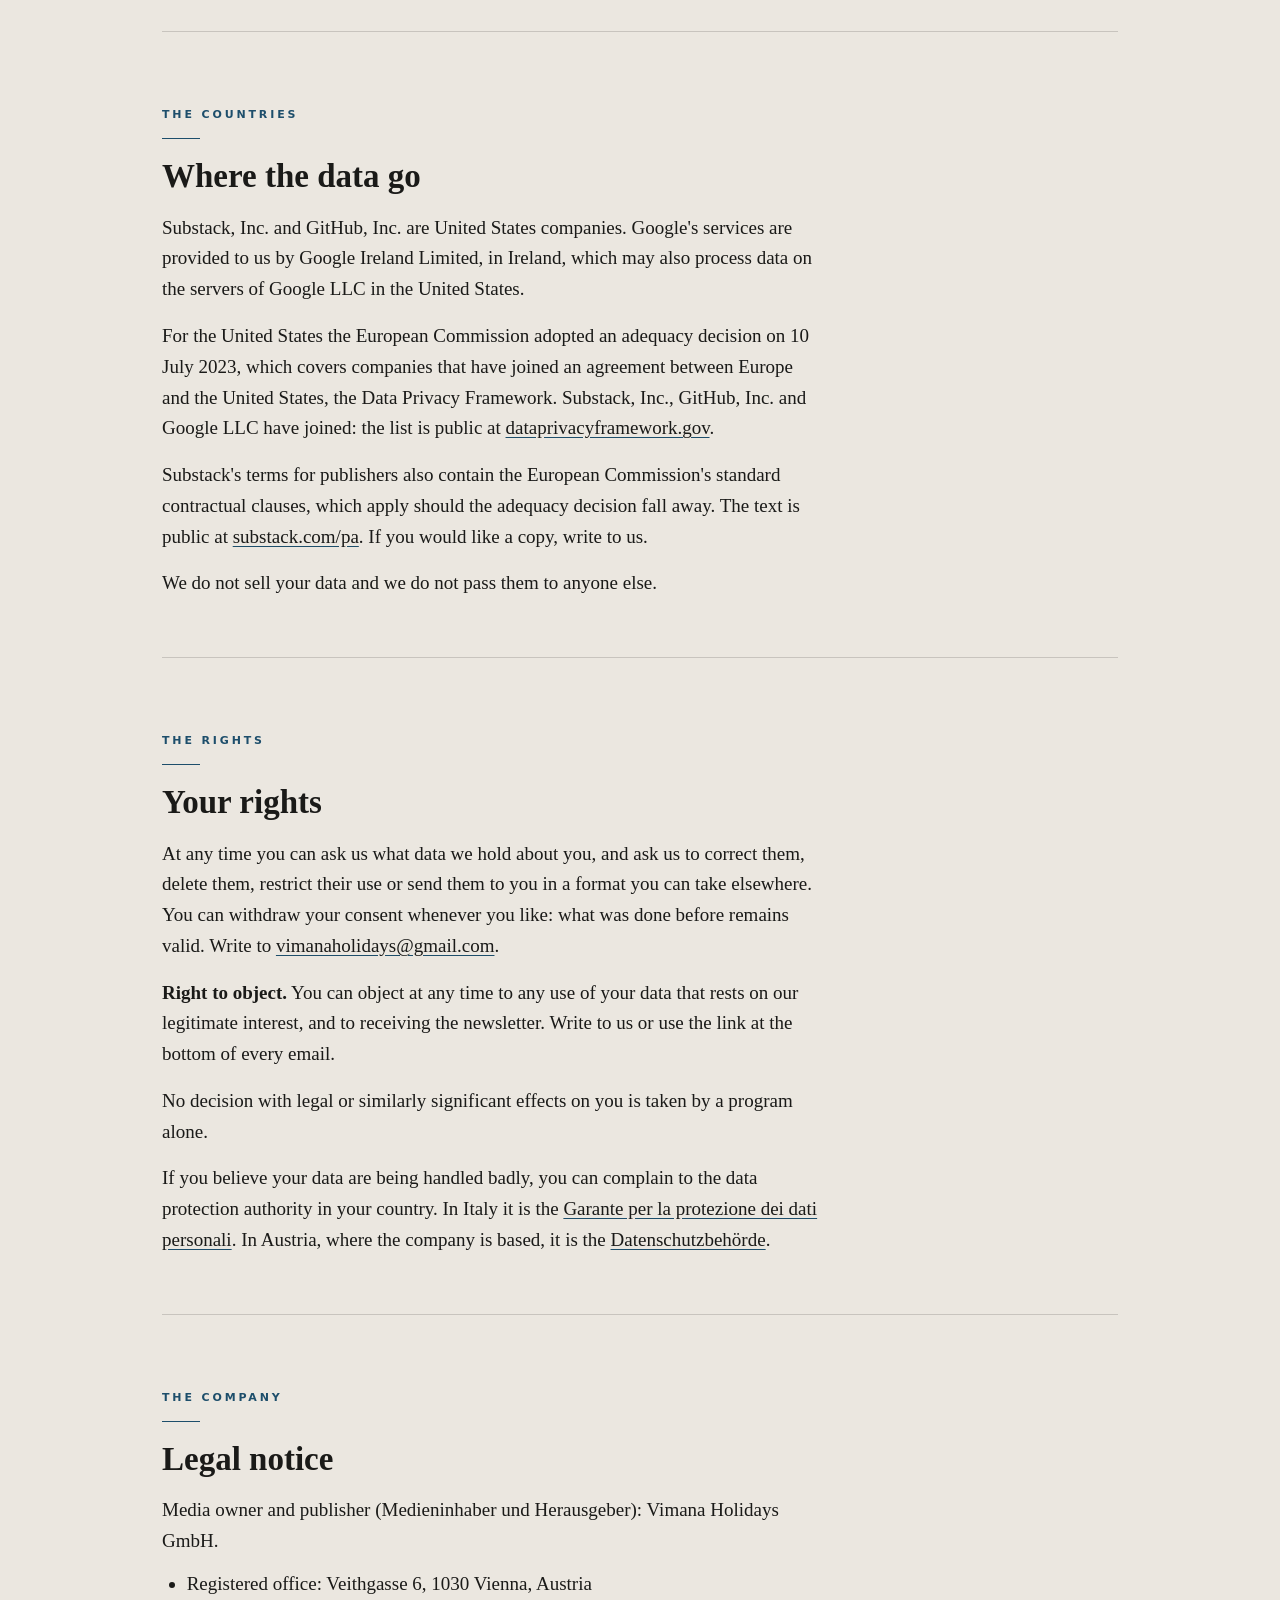
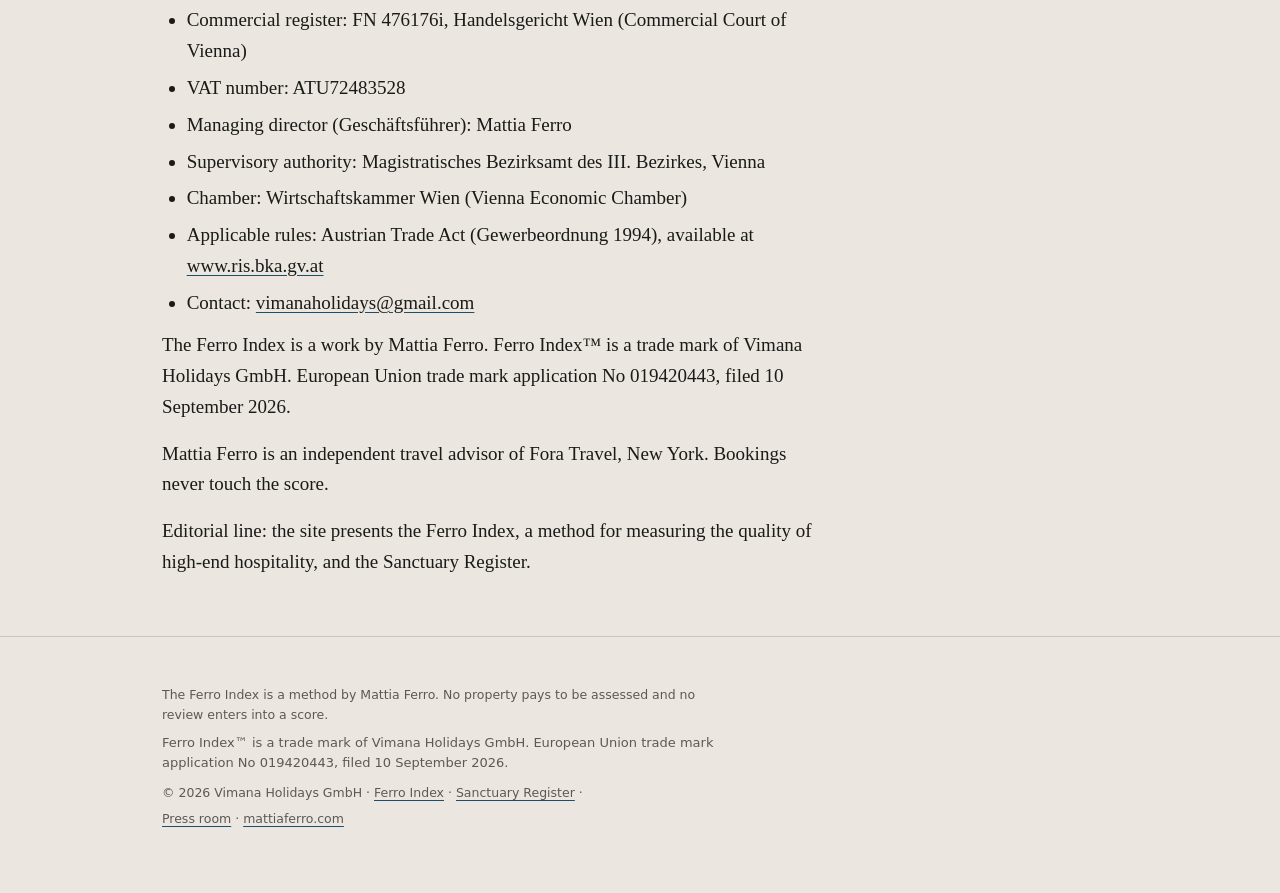
<file: en/privacy/index.html>
<!DOCTYPE html>
<html lang="en">
<head>
<meta charset="utf-8">
<meta name="viewport" content="width=device-width, initial-scale=1">
<title>Privacy and legal notice · Ferro Index</title>
<meta name="description" content="Who handles data on the Ferro Index site, which data, for how long and with what rights. At the bottom, the legal notice of Vimana Holidays GmbH.">
<link rel="canonical" href="https://index.mattiaferro.com/en/privacy/">
<link rel="alternate" hreflang="it" href="https://index.mattiaferro.com/privacy/">
<link rel="alternate" hreflang="en" href="https://index.mattiaferro.com/en/privacy/">
<link rel="alternate" hreflang="x-default" href="https://index.mattiaferro.com/privacy/">
<meta property="og:type" content="website">
<meta property="og:title" content="Privacy and legal notice, Ferro Index">
<meta property="og:description" content="Who handles data on the Ferro Index site, which data, for how long and with what rights.">
<meta property="og:url" content="https://index.mattiaferro.com/en/privacy/">
<meta property="og:locale" content="en_GB">
<meta property="og:image" content="https://index.mattiaferro.com/assets/og-ferro-index-en.png">
<meta property="og:image:width" content="1200">
<meta property="og:image:height" content="630">
<meta property="og:image:alt" content="Ferro Index">
<meta name="twitter:card" content="summary_large_image">
<meta name="theme-color" content="#ebe7e0">
<link rel="icon" href="/assets/favicon.svg" type="image/svg+xml">
<link rel="icon" href="/assets/favicon-32.png" sizes="32x32" type="image/png">
<link rel="icon" href="/assets/favicon-16.png" sizes="16x16" type="image/png">
<link rel="apple-touch-icon" href="/assets/apple-touch-icon.png">
<link rel="stylesheet" href="/assets/ferro.css?v=91">
</head>
<body>

<a class="lang" href="/privacy/" hreflang="it" lang="it">Italiano</a>

<main class="wrap pagina-testo">

  <header class="hero">
    <p class="occhiello"><span>Ferro Index<span class="tm">™</span> · Privacy</span></p>
    <hr class="filetto">
    <h1>Privacy and legal notice</h1>
    <p class="sotto">Who handles your data, which data, for how long and with what rights.</p>
    <p class="micro">Last updated: 4 October 2026</p>
  </header>

  <section class="blocco" id="controller">
    <p class="occhiello">The controller</p>
    <hr class="filetto">
    <h2>Who handles your data</h2>
    <p>The data controller is Vimana Holidays GmbH, Veithgasse 6, 1030 Vienna, Austria, entered in the commercial register under number FN 476176i (Handelsgericht Wien).</p>
    <p>On this page, “we” means the company. Nominations for the Register and proofs of stay are read by one person only, Mattia Ferro.</p>
    <p>For any request about your data, write to <a href="mailto:vimanaholidays@gmail.com">vimanaholidays@gmail.com</a>. We reply within one month.</p>
  </section>

  <section class="blocco" id="visit">
    <p class="occhiello">The visit</p>
    <hr class="filetto">
    <h2>When you visit the site</h2>
    <p>The site uses no cookies or analytics and carries no advertising. It loads nothing from other sites.</p>
    <p>The site is hosted by GitHub, Inc., in the United States. GitHub logs the IP address of people who visit the pages, for security reasons, and does so on its own account: its <a href="https://docs.github.com/site-policy/privacy-policies/github-general-privacy-statement">privacy statement</a> applies. We do not see those logs and we do not know how long GitHub keeps them.</p>
    <p>We chose GitHub to keep the site online and secure: that is our legitimate interest. If you want to know how we weighed it, write to us.</p>
  </section>

  <section class="blocco" id="test">
    <p class="occhiello">The test</p>
    <hr class="filetto">
    <h2>When you take the test</h2>
    <p>Your answers are worked out in your browser, and so is the score. Nothing reaches us unless you nominate a hotel.</p>
    <p>When the test ends, the code of your answers appears in the page address. If you reload the page or switch language, that address reaches GitHub, which hosts the site. If you share the verdict, anyone who receives the link can read the code of your answers and, if you wrote them, the hotel's name and your reasoning.</p>
    <p>After you leave your email, the browser stores one small item, and a mark in the tab's history, recording that you have already been through. They are only there so that we do not ask for your email on every visit. They do not contain your email and they do not leave your browser. The item stays until you clear the site's data or the browser clears it by itself.</p>
  </section>

  <section class="blocco" id="newsletter">
    <p class="occhiello">The newsletter</p>
    <hr class="filetto">
    <h2>When you leave your email</h2>
    <p>The test is reserved for people who subscribe to Mattia Ferro's newsletter. To open it we ask for your email and your consent to receive the newsletter: without both, the test does not open. The site does not check whether the subscription goes through.</p>
    <p>When you press the button, your browser opens the newsletter's subscription page, on Substack, and hands it your email along with a note that you came from the Ferro Index. Your email travels inside the web address of the page that opens, and that address stays in your browser's history. That page belongs to Substack and uses its own cookies and analytics: Substack's rules apply there.</p>
    <p>Substack may ask you to confirm the subscription with a link sent by email: in that case you are subscribed only after you press it.</p>
    <p>We use your email only to send you the newsletter. We can do this because you give us your consent, by ticking the box before you press the button. You can withdraw it at any time using the link at the bottom of every email: after that you will receive nothing further.</p>
    <p>We keep your email for as long as you stay subscribed. Once you have unsubscribed we no longer use it. If you want it removed from the list altogether, write to us: we do so within 30 days.</p>
    <p>The newsletter is sent through Substack, Inc., a United States company, which holds the list of subscribers and uses it to send the letters. For the rest of its services, such as your account and reading suggestions, Substack decides for itself and its own <a href="https://substack.com/privacy">privacy policy</a> applies. The newsletter is for people aged 16 or over, as <a href="https://substack.com/tos">Substack's terms</a> require.</p>
  </section>

  <section class="blocco" id="register">
    <p class="occhiello">The Register</p>
    <hr class="filetto">
    <h2>When you nominate a hotel for the Sanctuary Register</h2>
    <p>You send us the hotel's name and city, your reasoning, your email, the code of your answers, the language you use the site in and the proof of stay, meaning an invoice or a final bill. All fields are required: if one is missing the nomination cannot be sent.</p>
    <p>On the proof, all we need is the hotel's name and the dates of the stay. Feel free to cover everything else: prices, card numbers, your home address, tax number, what you ordered. If other people appear on the invoice, please cover their names before you send it.</p>
    <p>We use these data to check that the stay took place and to decide whether to publish the entry. We can do this because you give us your consent, by ticking the box under the form.</p>
    <p>The data pass through a program running on a Google service and arrive by email in a Gmail mailbox. Your reasoning is translated automatically by a Google service. The program keeps the hotel's name and city, your reasoning with its translation, the language you wrote it in and the one you use the site in, the score, the code of your answers, and the day and time the nomination arrived. If you write in a language other than Italian or English, the program keeps the two translations and the text you wrote stays only in the email. It does not keep your email or the proof of stay. These exist in the email we receive and, for 30 days at most, in the bin of the Gmail mailbox the program sends it from.</p>
    <p>The choice to publish an entry is always made by a person. The program turns down by itself only nominations that are incomplete, carrying a misspelt email, below 85, carrying a file that is not a PDF or a photo or is larger than 10 MB, filled in by an automated program, or arriving when the cap on nominations has been reached.</p>
    <p>If the entry is published, the Register shows the hotel's name and city, your reasoning in Italian and in English with a note saying which one is a translation, the score, the month of the nomination, the words “Verified stay” and a link to the verdict. The link contains the code of your answers: anyone who opens it can see how you answered. The Register's public file and the history of the archive on GitHub also show the day and time the entry was published. Your email does not appear. We never ask for your name.</p>
    <p>How long we keep the data:</p>
    <ul class="elenco-metodo">
      <li>the proof of stay and your email: we delete them once the check is done, and in any case within 30 days of receiving them. If we write to you to clarify something, we keep the exchange for as long as it takes to finish the check and delete it with the rest;</li>
      <li>a pending nomination: 120 days from the day it arrives;</li>
      <li>a rejected nomination: 7 days after it is rejected;</li>
      <li>an entry removed from the Register: 7 days after it is removed;</li>
      <li>a published entry: as long as it stays in the Register. To have it removed, write to us.</li>
    </ul>
    <p>The program has no clock: it deletes expired nominations when a new valid nomination arrives or when we reject one. Until then, an expired nomination may stay in the archive beyond the periods listed above.</p>
    <p>The site is published from a public archive on GitHub. An entry that is removed disappears from the site's pages, but stays in the archive's past versions.</p>
  </section>

  <section class="blocco" id="where">
    <p class="occhiello">The countries</p>
    <hr class="filetto">
    <h2>Where the data go</h2>
    <p>Substack, Inc. and GitHub, Inc. are United States companies. Google's services are provided to us by Google Ireland Limited, in Ireland, which may also process data on the servers of Google LLC in the United States.</p>
    <p>For the United States the European Commission adopted an adequacy decision on 10 July 2023, which covers companies that have joined an agreement between Europe and the United States, the Data Privacy Framework. Substack, Inc., GitHub, Inc. and Google LLC have joined: the list is public at <a href="https://www.dataprivacyframework.gov/list">dataprivacyframework.gov</a>.</p>
    <p>Substack's terms for publishers also contain the European Commission's standard contractual clauses, which apply should the adequacy decision fall away. The text is public at <a href="https://substack.com/pa">substack.com/pa</a>. If you would like a copy, write to us.</p>
    <p>We do not sell your data and we do not pass them to anyone else.</p>
  </section>

  <section class="blocco" id="rights">
    <p class="occhiello">The rights</p>
    <hr class="filetto">
    <h2>Your rights</h2>
    <p>At any time you can ask us what data we hold about you, and ask us to correct them, delete them, restrict their use or send them to you in a format you can take elsewhere. You can withdraw your consent whenever you like: what was done before remains valid. Write to <a href="mailto:vimanaholidays@gmail.com">vimanaholidays@gmail.com</a>.</p>
    <p><strong>Right to object.</strong> You can object at any time to any use of your data that rests on our legitimate interest, and to receiving the newsletter. Write to us or use the link at the bottom of every email.</p>
    <p>No decision with legal or similarly significant effects on you is taken by a program alone.</p>
    <p>If you believe your data are being handled badly, you can complain to the data protection authority in your country. In Italy it is the <a href="https://www.garanteprivacy.it">Garante per la protezione dei dati personali</a>. In Austria, where the company is based, it is the <a href="https://www.dsb.gv.at">Datenschutzbehörde</a>.</p>
  </section>

  <section class="blocco" id="legal-notice">
    <p class="occhiello">The company</p>
    <hr class="filetto">
    <h2>Legal notice</h2>
    <p>Media owner and publisher (Medieninhaber und Herausgeber): Vimana Holidays GmbH.</p>
    <ul class="elenco-metodo">
      <li>Registered office: Veithgasse 6, 1030 Vienna, Austria</li>
      <li>Commercial register: FN 476176i, Handelsgericht Wien (Commercial Court of Vienna)</li>
      <li>VAT number: ATU72483528</li>
      <li>Managing director (Geschäftsführer): Mattia Ferro</li>
      <li>Supervisory authority: Magistratisches Bezirksamt des III. Bezirkes, Vienna</li>
      <li>Chamber: Wirtschaftskammer Wien (Vienna Economic Chamber)</li>
      <li>Applicable rules: Austrian Trade Act (Gewerbeordnung 1994), available at <a href="https://www.ris.bka.gv.at">www.ris.bka.gv.at</a></li>
      <li>Contact: <a href="mailto:vimanaholidays@gmail.com">vimanaholidays@gmail.com</a></li>
    </ul>
    <p>The Ferro Index is a work by Mattia Ferro. Ferro Index™ is a trade mark of Vimana Holidays GmbH. European Union trade mark application No 019420443, filed 10 September 2026.</p>
    <p>Mattia Ferro is an independent travel advisor of Fora Travel, New York. Bookings never touch the score.</p>
    <p>Editorial line: the site presents the Ferro Index, a method for measuring the quality of high-end hospitality, and the Sanctuary Register.</p>
  </section>

</main>

<footer>
  <div class="wrap">
    <p>The Ferro Index is a method by Mattia Ferro. No property pays to be assessed and no review enters into a score.</p>
    <p class="firma marchio-nota">Ferro Index™ is a trade mark of Vimana Holidays GmbH. European Union trade mark application No 019420443, filed 10 September 2026.</p>
    <p>© 2026 Vimana&nbsp;Holidays&nbsp;GmbH&nbsp;· <a href="/en/">Ferro Index</a>&nbsp;· <a href="/en/sanctuaries/">Sanctuary Register</a>&nbsp;· <a href="/en/press/">Press&nbsp;room</a>&nbsp;· <a href="https://mattiaferro.com">mattiaferro.com</a></p>
  </div>
</footer>

</body>
</html>
</file>
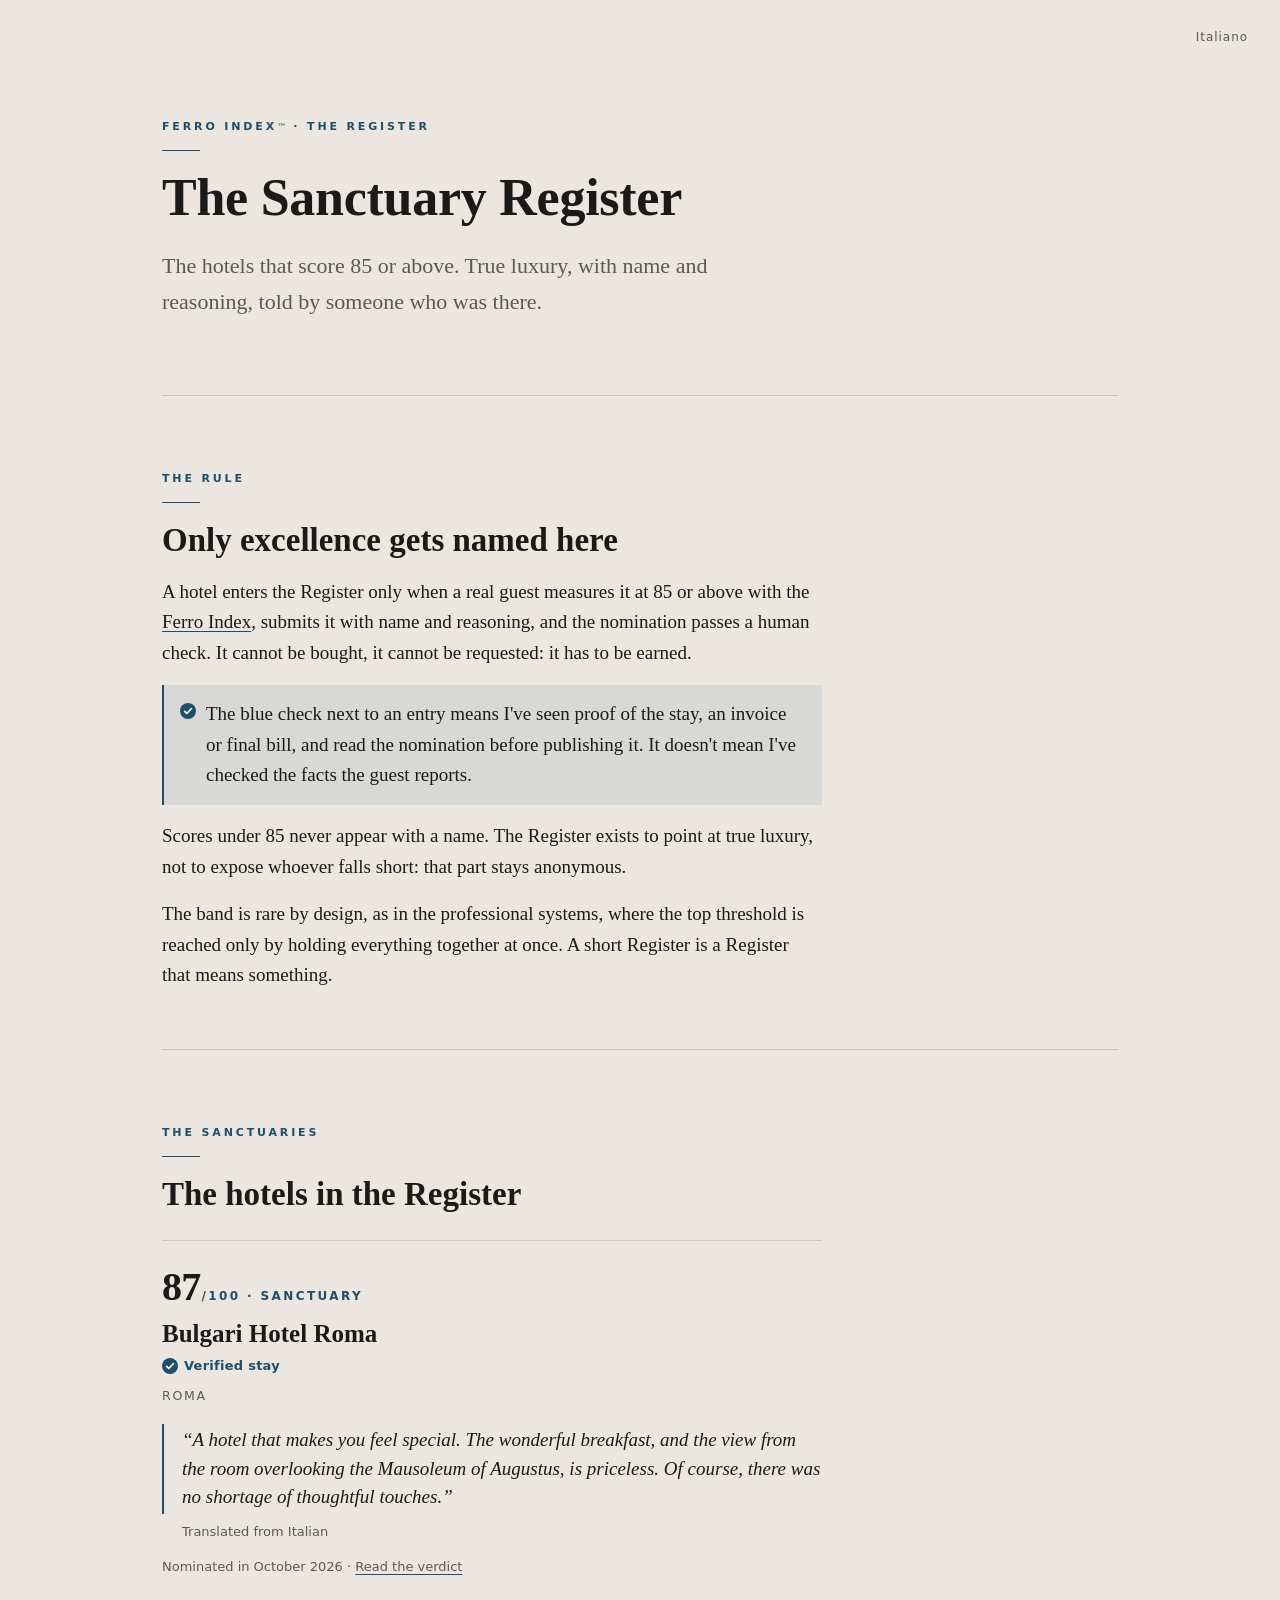
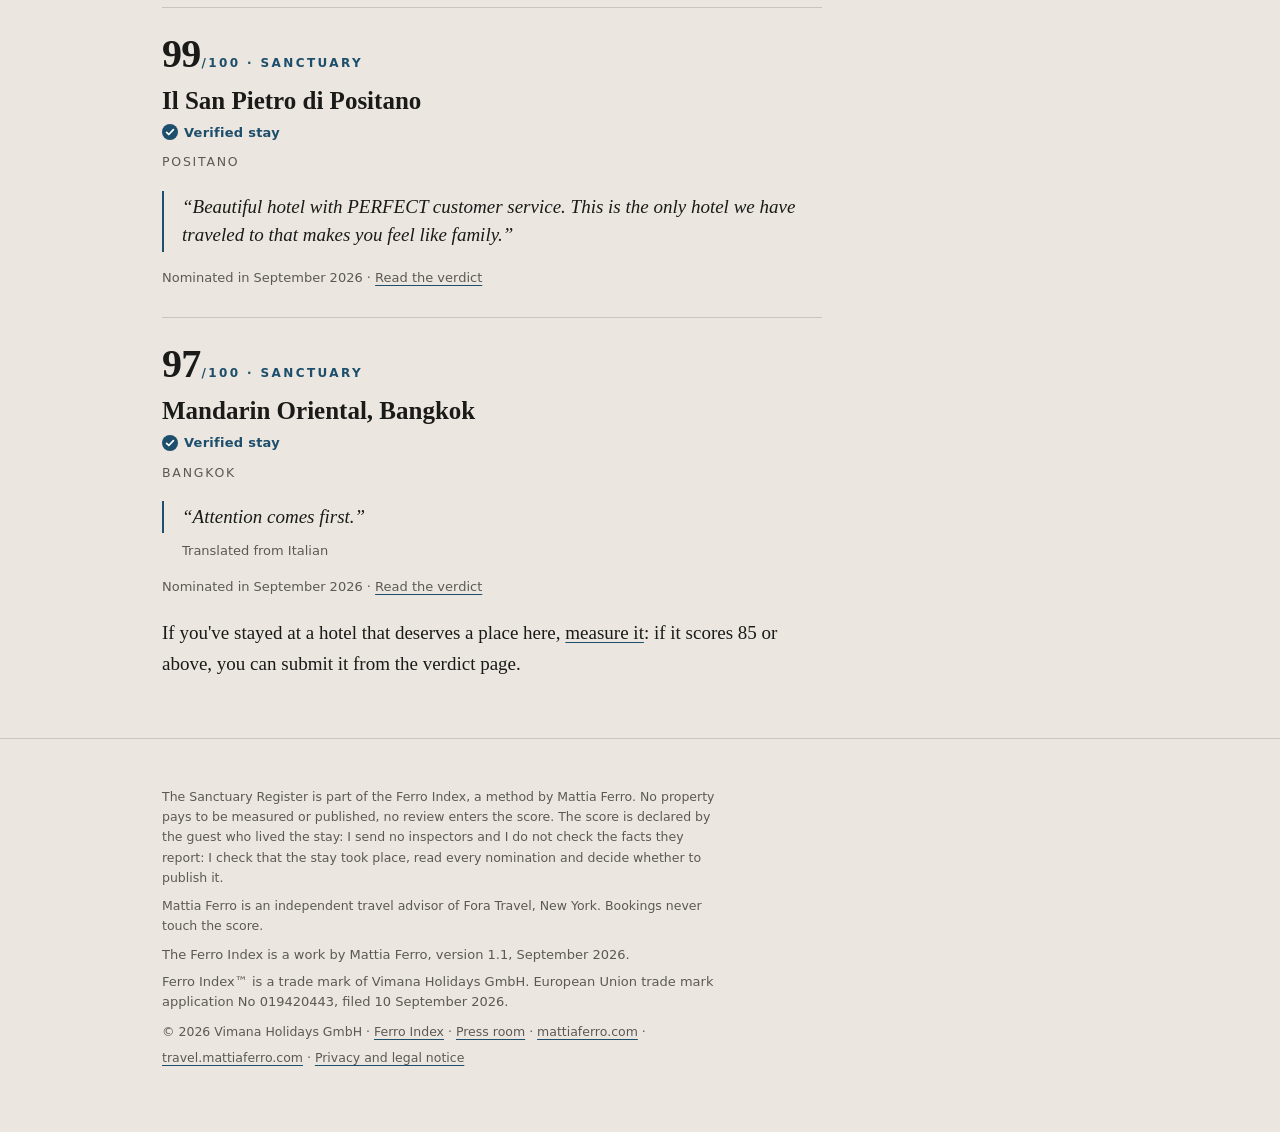
<file: en/sanctuaries/index.html>
<!DOCTYPE html>
<html lang="en">
<head>
<meta charset="utf-8">
<meta name="viewport" content="width=device-width, initial-scale=1">
<script>
/* Prima di ogni altra cosa: il browser non deve rimettere la pagina dove era.
   Va dichiarato qui, in testa, perche' il ripristino puo' scattare prima che
   il resto del codice esista. */
try { if ('scrollRestoration' in history) history.scrollRestoration = 'manual'; } catch (e) {}
</script>
<title>The Sanctuary Register</title>
<meta name="description" content="The hotels that score 85 or above on the Ferro Index: true luxury, with name and reasoning, told by someone who was there. The Register names excellence, it exposes no one.">
<link rel="canonical" href="https://index.mattiaferro.com/en/sanctuaries/">
<link rel="alternate" hreflang="it" href="https://index.mattiaferro.com/santuari/">
<link rel="alternate" hreflang="en" href="https://index.mattiaferro.com/en/sanctuaries/">
<link rel="alternate" hreflang="x-default" href="https://index.mattiaferro.com/santuari/">
<meta property="og:type" content="website">
<meta property="og:title" content="The Sanctuary Register, Ferro Index">
<meta property="og:description" content="The hotels that score 85 or above on the Ferro Index: true luxury, with name and reasoning, told by someone who was there.">
<meta property="og:url" content="https://index.mattiaferro.com/en/sanctuaries/">
<meta property="og:locale" content="en_US">
<meta property="og:image" content="https://index.mattiaferro.com/assets/og-ferro-index-en.png">
<meta property="og:image:width" content="1200">
<meta property="og:image:height" content="630">
<meta property="og:image:alt" content="The Sanctuary Register of the Ferro Index">
<meta name="twitter:card" content="summary_large_image">
<meta name="theme-color" content="#ebe7e0">
<link rel="icon" href="/assets/favicon.svg" type="image/svg+xml">
<link rel="icon" href="/assets/favicon-32.png" sizes="32x32" type="image/png">
<link rel="icon" href="/assets/favicon-16.png" sizes="16x16" type="image/png">
<link rel="apple-touch-icon" href="/assets/apple-touch-icon.png">
<link rel="stylesheet" href="/assets/ferro.css?v=91">
<!-- REGISTRO-DATI:INIZIO -->
<script type="application/ld+json">
{
  "@context": "https://schema.org",
  "@type": "CollectionPage",
  "@id": "https://index.mattiaferro.com/en/sanctuaries/",
  "name": "The Sanctuary Register",
  "description": "The list of hotels that score 85 or above on the Ferro Index: verdicts with name and reasoning, read and chosen before publication. Lower scores stay anonymous.",
  "isPartOf": {
    "@id": "https://index.mattiaferro.com/en/#app"
  },
  "inLanguage": "en",
  "mainEntity": {
    "@type": "ItemList",
    "name": "The Sanctuary Register",
    "numberOfItems": 3,
    "itemListElement": [
      {
        "@type": "ListItem",
        "position": 1,
        "url": "https://index.mattiaferro.com/en/sanctuaries/#santuario-38cb03a1",
        "item": {
          "@type": "Hotel",
          "name": "Bulgari Hotel Roma",
          "address": {
            "@type": "PostalAddress",
            "addressLocality": "Roma"
          }
        }
      },
      {
        "@type": "ListItem",
        "position": 2,
        "url": "https://index.mattiaferro.com/en/sanctuaries/#santuario-a9bbbdf9",
        "item": {
          "@type": "Hotel",
          "name": "Il San Pietro di Positano",
          "address": {
            "@type": "PostalAddress",
            "addressLocality": "Positano"
          }
        }
      },
      {
        "@type": "ListItem",
        "position": 3,
        "url": "https://index.mattiaferro.com/en/sanctuaries/#santuario-84a30e59",
        "item": {
          "@type": "Hotel",
          "name": "Mandarin Oriental, Bangkok",
          "address": {
            "@type": "PostalAddress",
            "addressLocality": "Bangkok"
          }
        }
      }
    ]
  }
}
</script>
<!-- REGISTRO-DATI:FINE -->
</head>
<body>

<a class="lang" href="/santuari/" hreflang="it" lang="it">Italiano</a>

<main class="wrap">

  <header class="hero">
    <p class="occhiello"><span>Ferro Index<span class="tm">™</span> · The Register</span></p>
    <hr class="filetto">
    <h1>The Sanctuary Register</h1>
    <p class="sotto">The hotels that score 85 or above. True luxury, with name and reasoning, told by someone who was there.</p>
    <p class="micro" id="grazie" hidden>Nomination received. Every verdict goes through a human check: if it holds, you'll find it here.</p>
  </header>

  <section class="blocco">
    <p class="occhiello">The rule</p>
    <hr class="filetto">
    <h2>Only excellence gets named here</h2>
    <p>A hotel enters the Register only when a real guest measures it at 85 or above with the <a href="/en/">Ferro Index</a>, submits it with name and reasoning, and the nomination passes a human check. It cannot be bought, it cannot be requested: it has to be earned.</p>
    <p id="verifica" class="verifica-nota"><svg class="spunta" viewBox="0 0 16 16" aria-hidden="true" focusable="false"><circle cx="8" cy="8" r="8"/><path d="M4.6 8.3l2.2 2.2 4.6-4.9" fill="none" stroke="#fff" stroke-width="1.7" stroke-linecap="round" stroke-linejoin="round"/></svg><span>The blue check next to an entry means I've seen proof of the stay, an invoice or final bill, and read the nomination before publishing it. It doesn't mean I've checked the facts the guest reports.</span></p>
    <p>Scores under 85 never appear with a name. The Register exists to point at true luxury, not to expose whoever falls short: that part stays anonymous.</p>
    <p>The band is rare by design, as in the professional systems, where the top threshold is reached only by holding everything together at once. A short Register is a Register that means something.</p>
  </section>

  <section class="blocco">
    <p class="occhiello">The sanctuaries</p>
    <hr class="filetto">
    <!-- REGISTRO:INIZIO -->
    <h2>The hotels in the Register</h2>
    <ul class="santuari">
    <li class="santuario" id="santuario-38cb03a1">
      <p class="santuario-voto"><span class="santuario-num">87</span>/100 · Sanctuary</p>
      <h3 class="santuario-nome">Bulgari Hotel Roma</h3>
      <p class="santuario-verifica"><a href="#verifica"><svg class="spunta" viewBox="0 0 16 16" aria-hidden="true" focusable="false"><circle cx="8" cy="8" r="8"/><path d="M4.6 8.3l2.2 2.2 4.6-4.9" fill="none" stroke="#fff" stroke-width="1.7" stroke-linecap="round" stroke-linejoin="round"/></svg>Verified stay</a></p>
      <p class="santuario-luogo">Roma</p>
      <blockquote class="santuario-motivo"><p>“A hotel that makes you feel special. The wonderful breakfast, and the view from the room overlooking the Mausoleum of Augustus, is priceless. Of course, there was no shortage of thoughtful touches.”</p></blockquote>
      <p class="santuario-nota">Translated from Italian</p>
      <p class="santuario-piede">Nominated in October 2026 · <a href="/en/?r=141111410111111111111204&amp;h=Bulgari%20Hotel%20Roma">Read the verdict</a></p>
    </li>
    <li class="santuario" id="santuario-a9bbbdf9">
      <p class="santuario-voto"><span class="santuario-num">99</span>/100 · Sanctuary</p>
      <h3 class="santuario-nome">Il San Pietro di Positano</h3>
      <p class="santuario-verifica"><a href="#verifica"><svg class="spunta" viewBox="0 0 16 16" aria-hidden="true" focusable="false"><circle cx="8" cy="8" r="8"/><path d="M4.6 8.3l2.2 2.2 4.6-4.9" fill="none" stroke="#fff" stroke-width="1.7" stroke-linecap="round" stroke-linejoin="round"/></svg>Verified stay</a></p>
      <p class="santuario-luogo">Positano</p>
      <blockquote class="santuario-motivo"><p>“Beautiful hotel with PERFECT customer service. This is the only hotel we have traveled to that makes you feel like family.”</p></blockquote>
      <p class="santuario-piede">Nominated in September 2026 · <a href="/en/?r=151111411111111111111205&amp;h=Il%20San%20Pietro%20di%20Positano">Read the verdict</a></p>
    </li>
    <li class="santuario" id="santuario-84a30e59">
      <p class="santuario-voto"><span class="santuario-num">97</span>/100 · Sanctuary</p>
      <h3 class="santuario-nome">Mandarin Oriental, Bangkok</h3>
      <p class="santuario-verifica"><a href="#verifica"><svg class="spunta" viewBox="0 0 16 16" aria-hidden="true" focusable="false"><circle cx="8" cy="8" r="8"/><path d="M4.6 8.3l2.2 2.2 4.6-4.9" fill="none" stroke="#fff" stroke-width="1.7" stroke-linecap="round" stroke-linejoin="round"/></svg>Verified stay</a></p>
      <p class="santuario-luogo">Bangkok</p>
      <blockquote class="santuario-motivo"><p>“Attention comes first.”</p></blockquote>
      <p class="santuario-nota">Translated from Italian</p>
      <p class="santuario-piede">Nominated in September 2026 · <a href="/en/?r=141111411111111111111204&amp;h=Mandarin%20Oriental%2C%20Bangkok">Read the verdict</a></p>
    </li>
    </ul>
    <p>If you've stayed at a hotel that deserves a place here, <a href="/en/">measure it</a>: if it scores 85 or above, you can submit it from the verdict page.</p>
    <!-- REGISTRO:FINE -->
  </section>

</main>

<footer>
  <div class="wrap">
    <p>The Sanctuary Register is part of the Ferro Index, a method by Mattia Ferro. No property pays to be measured or published, no review enters the score. The score is declared by the guest who lived the stay: I send no inspectors and I do not check the facts they report: I check that the stay took place, read every nomination and decide whether to publish it.</p>
    <p>Mattia Ferro is an independent travel advisor of Fora Travel, New York. Bookings never touch the score.</p>
    <p class="firma">The Ferro Index is a work by Mattia Ferro, version 1.1, September 2026.</p>
    <p class="firma marchio-nota">Ferro Index™ is a trade mark of Vimana Holidays GmbH. European Union trade mark application No 019420443, filed 10 September 2026.</p>
    <p>© 2026 Vimana&nbsp;Holidays&nbsp;GmbH&nbsp;· <a href="/en/">Ferro Index</a>&nbsp;· <a href="/en/press/">Press&nbsp;room</a>&nbsp;· <a href="https://mattiaferro.com">mattiaferro.com</a>&nbsp;· <a href="https://travel.mattiaferro.com">travel.mattiaferro.com</a>&nbsp;· <a href="/en/privacy/">Privacy&nbsp;and&nbsp;legal&nbsp;notice</a></p>
  </div>
</footer>

<script>
if (new URLSearchParams(location.search).get('grazie')) {
  document.getElementById('grazie').hidden = false;
}
</script>
</body>
</html>
</file>
<file: assets/ferro.css>
/* Ferro Index — sistema visivo derivato da travel.mattiaferro.com: serif per il contenuto,
   sans per micro-etichette, ottone per filetti e numerali, avorio su scuro. Zero risorse esterne. */

/* Palette "carta e inchiostro", 16 agosto 2026.
   Le superfici restano calde e poco sature: è lì che vive l'accoglienza, ed è la
   zona in cui la ricerca misura più status percepito. I segni della misura sono
   invece in blu notte, come le guide che certificano il lusso (Virtuoso, Michelin,
   LQA, Forbes Travel Guide): nessuna di loro usa l'oro.
   Ogni coppia verificata contro WCAG 2.2: testo 14:1, accento oltre 7:1 su
   entrambi i temi, card e fondo separati di almeno 1.2. */

:root {
  --paper: #ebe7e0;
  --card: #fdfcf9;
  --ink: #1a1a18;
  --muted: #5c5954;
  --line: rgba(26, 26, 24, 0.17);
  --brass: #1d4e6b;
  --brass-soft: rgba(29, 78, 107, 0.09);
  --serif: Georgia, 'Times New Roman', Times, serif;
  --sans: -apple-system, BlinkMacSystemFont, 'Segoe UI', system-ui, sans-serif;

  /* Le tre misure della pagina, in pixel e non in "em".
     "em" si calcola sul corpo di ogni elemento, quindi la stessa regola dava
     722px a un paragrafo, 726 a un titolo, 805 a una tabella e 532 a una
     didascalia: undici larghezze diverse che si leggono come disordine.
     Qui sono tre, scelte, e ogni blocco ne usa una. */
  --lettura: 660px;   /* il testo e i titoli che lo introducono: circa 80 caratteri per riga */
  --stretta: 560px;   /* testi piccoli: didascalie, note, occhielli */
  --larga: 860px;     /* tabelle e figure, che hanno bisogno di respiro */
}

/* Un tema solo, uguale su ogni schermo.
   Nessuno dei dodici marchi di riferimento apre in scuro, e un sito che cambia
   aspetto tra telefono e computer non si legge come una cosa sola. */

* { margin: 0; padding: 0; box-sizing: border-box; }

html { scroll-behavior: smooth; }
@media (prefers-reduced-motion: reduce) {
  html { scroll-behavior: auto; }
  * { transition: none !important; animation: none !important; }
}

body {
  background: var(--paper);
  color: var(--ink);
  font-family: var(--serif);
  font-size: 19px;
  line-height: 1.62;
  -webkit-font-smoothing: antialiased;
  /* 100vw comprende la barra di scorrimento verticale: dove la barra si vede
     (Windows, Mac con mouse) le fasce di colore sforavano di 8 px e la pagina
     scivolava di lato. clip taglia senza creare un contenitore di scorrimento,
     quindi il menu sticky continua a funzionare. */
  overflow-x: clip;
}

.wrap { max-width: 680px; margin: 0 auto; padding: 0 22px; }

a { color: inherit; text-decoration-color: var(--brass); text-underline-offset: 3px; }
a:hover { color: var(--brass); }

/* ---------- micro-tipografia ---------- */

/* i titoli vanno a capo in righe di lunghezza simile: niente parola sola
   sull'ultima riga. Cambia dove va a capo, mai cosa c'è scritto */
h1, h2, h3, .occhiello, .q-text { text-wrap: balance; }
.res-verdict, .micro, .didascalia, figcaption, .scala-chi { text-wrap: pretty; }
/* qui pretty mandava a capo «io?» attaccato al link: resta l'andata a capo normale */
.res-cta .micro { text-wrap: wrap; }

.occhiello {
  font-family: var(--sans);
  font-size: 11px;
  font-weight: 600;
  letter-spacing: 0.26em;
  text-transform: uppercase;
  color: var(--brass);
  display: flex;
  align-items: center;
  gap: 9px;
}
.sez-segno {
  width: 19px; height: 19px;
  flex: none;
  color: var(--brass);
  opacity: 0.85;
}

.filetto {
  width: 38px; height: 1px;
  background: var(--brass);
  border: 0;
  margin: 14px 0 18px;
}

.micro {
  font-family: var(--sans);
  font-size: 14px;
  line-height: 1.5;
  color: var(--muted);
}

/* ---------- barra di avanzamento ---------- */

.progress {
  position: fixed;
  top: 0; left: 0;
  height: 2px;
  width: 0%;
  background: var(--brass);
  z-index: 10;
  transition: width 0.25s ease;
}

/* ---------- menu delle sezioni ----------
   Compare quando finisce la prima schermata e segue lo scorrimento: dà alla
   pagina la forma di un sito invece che di un documento da scorrere fino in fondo. */

/* Il menu sta subito dopo la prima schermata e si attacca in alto quando lo
   raggiungi: nessun codice deve accorgersi di niente, lo fa il browser da solo. */
.menu {
  position: sticky;
  top: 0;
  z-index: 9;
  background: rgba(235, 231, 224, 0.94);
  backdrop-filter: saturate(1.4) blur(10px);
  -webkit-backdrop-filter: saturate(1.4) blur(10px);
  border-top: 1px solid var(--line);
  border-bottom: 1px solid var(--line);
}

.menu-wrap {
  max-width: 1000px;
  margin: 0 auto;
  padding: 10px 22px;
  display: flex;
  align-items: center;
  gap: 18px;
}

.menu-marchio {
  font-family: var(--sans);
  font-size: 12.5px;
  font-weight: 700;
  letter-spacing: 0.14em;
  text-transform: uppercase;
  text-decoration: none;
  color: var(--ink);
  flex: none;
}

.menu-voci {
  display: flex;
  gap: 22px;
  flex: 1;
  overflow-x: auto;
  scrollbar-width: none;
  /* quattro pixel di aria dentro la striscia: lo scorrimento laterale taglia
     anche in verticale, e senza questo l'anello di focus si riduceva a una
     barretta */
  padding: 4px;
  margin: -4px;
}
.menu-voci::-webkit-scrollbar { display: none; }

.menu-voci a {
  font-family: var(--sans);
  font-size: 13.5px;
  text-decoration: none;
  color: var(--muted);
  white-space: nowrap;
  padding: 6px 0;
  border-bottom: 2px solid transparent;
  transition: color 0.2s ease, border-color 0.2s ease;
}
@media (hover: hover) {
  .menu-voci a:hover { color: var(--ink); }
}
.menu-voci a.qui { color: var(--brass); border-bottom-color: var(--brass); }

.menu-cta {
  flex: none;
  border: 0;
  border-radius: 2px;
  background: var(--ink);
  color: var(--paper);
  font-family: var(--sans);
  font-size: 13.5px;
  font-weight: 500;
  padding: 10px 18px;
  cursor: pointer;
}
@media (hover: hover) {
  .menu-cta:hover { opacity: 0.9; }
}

body.in-quiz .menu { display: none; }

@media (max-width: 720px) {
  .menu-marchio, .menu-cta { display: none; }
  .menu-wrap { padding: 6px 22px; }
  .menu-voci { gap: 20px; }
  /* la sfumatura dice che la striscia continua: la mette il codice solo quando
     le voci non ci stanno tutte, altrimenti coprirebbe l'ultima per niente */
  .menu-voci.scorre {
    padding-right: 40px;
    -webkit-mask-image: linear-gradient(to right, #000 calc(100% - 40px), transparent);
    mask-image: linear-gradient(to right, #000 calc(100% - 40px), transparent);
  }
}
/* Tablet: marchio, sei voci e pulsante non ci stanno insieme, e col mouse le
   voci nascoste non si raggiungevano. Il marchio resta nella prima schermata. */
@media (min-width: 721px) and (max-width: 919px) {
  .menu-marchio { display: none; }
  /* sul verdetto la prima schermata è nascosta: il marchio resta nel menu e
     lascia il posto il pulsante, che il verdetto ha già nel contenuto */
  body:has(#hero.hidden) .menu-marchio { display: block; }
  body:has(#hero.hidden) .menu-cta { display: none; }
}
@media (min-width: 721px) and (max-width: 767px) {
  .menu-voci { gap: 12px; }
}

/* ---------- header / lingua ---------- */

.lang {
  position: absolute;
  top: 18px; right: 22px;
  font-family: var(--sans);
  font-size: 12px;
  letter-spacing: 0.08em;
  color: var(--muted);
  text-decoration: none;
  padding: 10px;
  z-index: 5;
}
/* Nella home il cambio lingua è un pulsante: chi arriva dall'estero deve vedere subito
   che la pagina esiste anche nella sua lingua. Stessa posizione, stesso testo. */
.lang.lang-bottone {
  display: inline-flex;
  align-items: center;
  gap: 8px;
  min-height: 40px;
  padding: 8px 14px 8px 12px;
  font-size: 13px;
  font-weight: 500;
  letter-spacing: 0.06em;
  color: var(--ink);
  background: var(--card);
  border: 1px solid var(--line);
  border-radius: 2px;
  transition: border-color 0.2s ease, color 0.2s ease;
}
.lang-icona {
  flex: none;
  width: 16px; height: 16px;
  fill: none;
  stroke: var(--brass);
  stroke-width: 1.2;
  stroke-linecap: round;
  stroke-linejoin: round;
}
@media (hover: hover) {
  .lang.lang-bottone:hover { border-color: var(--brass); color: var(--brass); }
}
/* l'area che risponde al tocco è più larga del disegno */
.lang.lang-bottone::after { content: ''; position: absolute; inset: -7px; }

/* ---------- hero ---------- */

/* La prima schermata è tutta sua: nessuna sezione deve affacciarsi da sotto.
   Su telefono l'altezza minima non serve, perché il contenuto è già più alto
   dello schermo: imporla aggiungerebbe vuoto sotto e nient'altro. */
.hero {
  position: relative;
  padding: 92px 0 64px;
  display: flex;
  flex-direction: column;
  justify-content: center;
}

.hero h1 {
  font-size: clamp(34px, 8.2vw, 46px);
  line-height: 1.1;
  font-weight: 700;
  letter-spacing: -0.005em;
  max-width: 15em;
}

/* ---------- lo strumento in funzione ---------- */

/* la figura deve stare nella prima schermata insieme al testo, quindi si misura
   sull'altezza disponibile e non su una dimensione fissa */
.hero-figura { margin-top: clamp(14px, 2.6vh, 40px); }

/* la scheda del verdetto: si vede il prodotto finito prima di cominciare */
.anteprima {
  border: 1px solid var(--line);
  border-radius: 3px;
  background: var(--card);
  padding: clamp(16px, 2.4vh, 26px) 22px clamp(14px, 2vh, 22px);
  text-align: center;
  max-width: 320px;
  margin: 0 auto;
  transition: opacity 0.34s ease;
}
.anteprima.cambio, .radar-vivo.cambio .traccia { opacity: 0.25; }

.anteprima-eti {
  font-family: var(--sans);
  font-size: 10.5px;
  font-weight: 600;
  letter-spacing: 0.2em;
  text-transform: uppercase;
  color: var(--muted);
}
.anteprima-num {
  font-size: clamp(46px, 7vh, 62px);
  line-height: 1;
  font-weight: 700;
  margin-top: 8px;
  letter-spacing: -0.02em;
}
.anteprima-num .su { font-size: 0.34em; color: var(--muted); font-weight: 400; }
.anteprima-fascia {
  font-family: var(--sans);
  font-size: 12px;
  font-weight: 600;
  letter-spacing: 0.2em;
  text-transform: uppercase;
  color: var(--brass);
  margin-top: 4px;
  transition: color 0.34s ease;
}
.anteprima-nota {
  margin-top: 10px;
  font-size: 15px;
  font-style: italic;
  color: var(--muted);
  line-height: 1.35;
  min-height: 2.7em;
}

.radar-vivo {
  color: var(--ink);
  max-width: min(190px, 21vh);
  margin: clamp(8px, 1.6vh, 16px) auto 0;
}
.radar-vivo .traccia { transition: opacity 0.34s ease; }
.figura-dida { text-align: center; margin-left: auto; margin-right: auto; font-size: 12.5px; }
.radar-vivo svg { width: 100%; height: auto; display: block; overflow: visible; }

.radar-vivo .v {
  opacity: 0;
  transform-box: fill-box;
  transform-origin: center;
}
.radar-vivo.acceso .v {
  animation: accendi 0.5s cubic-bezier(0.34, 1.56, 0.64, 1) forwards;
  animation-delay: calc(1.5s + var(--i) * 0.13s);
}
@keyframes accendi {
  from { opacity: 0; transform: scale(0.2); }
  60%  { opacity: 1; transform: scale(1.35); }
  to   { opacity: 1; transform: scale(1); }
}

.figura-dida {
  margin-top: 16px;
  font-family: var(--sans);
  font-size: 13px;
  line-height: 1.5;
  color: var(--muted);
  max-width: 24em;
}

@media (prefers-reduced-motion: reduce) {
  .radar-vivo.acceso .v { animation: none; opacity: 1; }
}

.hero .sotto {
  margin-top: 22px;
  font-size: clamp(19px, 4.4vw, 22px);
  color: var(--muted);
  max-width: 27em;
}

.hero .btn { margin-top: 30px; }
.hero .micro { margin-top: 12px; }

/* ---------- pulsanti ---------- */

.btn {
  display: block;
  width: 100%;
  border: 0;
  border-radius: 2px;
  background: var(--ink);
  color: var(--paper);
  font-family: var(--sans);
  font-size: 16px;
  font-weight: 500;
  min-height: 53px;
  line-height: 1.3;
  padding: 16px 6px;
  text-align: center;
  cursor: pointer;
  text-decoration: none;
}
.btn:hover { opacity: 0.92; color: var(--paper); }

.btn-quiet {
  display: inline-block;
  border: 1px solid var(--line);
  border-radius: 2px;
  background: transparent;
  color: var(--ink);
  font-family: var(--sans);
  font-size: 14px;
  font-weight: 500;
  padding: 12px 18px;
  cursor: pointer;
}
@media (hover: hover) {
  .btn-quiet:hover { border-color: var(--brass); color: var(--brass); }
}
.btn-quiet { min-height: 44px; }

/* ---------- quiz ---------- */

/* nessuna altezza minima: se il contenuto è corto la pagina deve essere corta,
   altrimenti si aprono voragini sotto le domande e sui monitor alti */
#app { padding: 26px 0 64px; }
#app:empty { padding: 0; }

.screen { animation: enter 0.28s cubic-bezier(0.22, 0.61, 0.36, 1) both; }
@keyframes enter {
  from { opacity: 0; transform: translateY(10px); }
  to { opacity: 1; transform: none; }
}

/* I blocchi entrano mentre si scorre. Regola di sicurezza: il contenuto non
   parte mai nascosto. Si nasconde solo dopo che il codice ha verificato di
   poterlo far riapparire, aggiungendo la classe "armato". Se qualcosa non
   funziona, si vede tutto: un testo invisibile è un danno, un fade mancato no. */
/* La transizione sta sullo stato di arrivo, mai su quello di partenza: così
   nascondere è istantaneo e solo l'entrata si vede. Al contrario il blocco
   sfumerebbe via sotto gli occhi prima di rientrare. */
.reveal.armato {
  opacity: 0;
  transform: translateY(18px);
  will-change: opacity, transform;
}
.reveal.armato.visto {
  opacity: 1;
  transform: none;
  transition: opacity 0.55s cubic-bezier(0.22, 0.61, 0.36, 1),
              transform 0.55s cubic-bezier(0.22, 0.61, 0.36, 1);
}

/* i titoli salgono parola per parola: ogni parola ha una finestra che la copre
   finché non è il suo turno */
section.blocco h2 .parola { display: inline-block; }
section.blocco h2.armato .parola {
  overflow: hidden;
  vertical-align: bottom;
  /* la finestra ritaglia la salita, non le lettere: il margine negativo
     restituisce lo spazio alle code di g, p, q senza spostare la riga */
  padding-bottom: 0.14em;
  margin-bottom: -0.14em;
}
section.blocco h2.armato .parola > span {
  display: inline-block;
  transform: translateY(105%);
}
section.blocco h2.armato.visto .parola > span {
  transform: none;
  transition: transform 0.62s cubic-bezier(0.16, 1, 0.3, 1);
  transition-delay: calc(var(--w) * 0.055s);
}

/* il titolo non sfuma insieme alle parole: si occupa solo del movimento */
section.blocco h2.reveal.armato { opacity: 1; transform: none; }

@media (prefers-reduced-motion: reduce) {
  .reveal, .reveal.armato { opacity: 1; transform: none; transition: none; }
  .screen { animation: none; }
}

.q-count {
  font-family: var(--sans);
  font-size: 12px;
  letter-spacing: 0.12em;
  color: var(--muted);
  margin-bottom: 26px;
}

.q-text {
  font-size: clamp(26px, 6.2vw, 31px);
  line-height: 1.2;
  font-weight: 700;
  max-width: 18em;
}

.q-note { margin-top: 13px; font-size: 17px; line-height: 1.5; color: var(--muted); max-width: 30em; }

.answers { margin-top: 30px; display: grid; gap: 10px; }

.answer {
  position: relative;
  border: 1px solid var(--line);
  border-radius: 2px;
  background: var(--card);
  padding: 15px 46px 15px 18px;
  font-family: var(--serif);
  font-size: 18.5px;
  line-height: 1.38;
  text-align: left;
  color: var(--ink);
  cursor: pointer;
  touch-action: manipulation;
  transition: border-color 0.14s ease;
}
/* Solo dove un puntatore puo' davvero passare sopra: sul touch lo stato hover
   resta appiccicato dopo il tocco, e con lo stesso bordo di .selected la
   domanda successiva sembrava arrivare con una risposta gia' scelta. */
@media (hover: hover) {
  .answer:hover { border-color: var(--brass); }
}
.answer.selected { border-color: var(--brass); background: var(--brass-soft); }
.answer .k {
  position: absolute;
  right: 14px; top: 50%;
  transform: translateY(-50%);
  font-family: var(--sans);
  font-size: 11px;
  color: var(--muted);
  border: 1px solid var(--line);
  border-radius: 2px;
  padding: 2px 6px;
  min-width: 22px;
  text-align: center;
}

.q-nav { margin-top: 30px; display: flex; justify-content: space-between; align-items: center; }
.q-back {
  font-family: var(--sans);
  font-size: 15px;
  color: var(--muted);
  background: none; border: 0;
  cursor: pointer;
  padding: 12px 16px;
  margin-left: -16px;
  min-height: 44px;
  text-align: left;
}
@media (hover: hover) {
  .q-back:hover { color: var(--brass); }
}

/* ---------- risultato ---------- */

.res-head { text-align: center; padding-top: 18px; }

.res-num {
  font-size: clamp(84px, 22vw, 128px);
  line-height: 1;
  font-weight: 700;
  letter-spacing: -0.02em;
}
.res-num .su { font-size: 0.28em; color: var(--muted); font-weight: 400; letter-spacing: 0; }

.res-band {
  margin-top: 6px;
  font-family: var(--sans);
  font-size: 13px;
  font-weight: 600;
  letter-spacing: 0.22em;
  text-transform: uppercase;
  color: var(--brass);
}

.res-verdict {
  margin: 22px auto 0;
  font-size: clamp(21px, 4.2vw, 26px);
  line-height: 1.3;
  font-weight: 700;
  max-width: 19em;
}

.res-sub { margin: 14px auto 0; color: var(--muted); max-width: 30em; }

.res-cap {
  margin: 18px auto 0;
  font-size: 16px;
  color: var(--muted);
  border: 1px solid var(--line);
  border-radius: 2px;
  padding: 12px 16px;
  max-width: 30em;
}

.radar-box { margin: 44px auto 0; max-width: 380px; }
.radar-box svg { width: 100%; height: auto; display: block; }

.pillars { margin-top: 40px; display: grid; gap: 18px; }
.pillar .p-row {
  display: flex; justify-content: space-between; align-items: center;
  font-family: var(--sans); font-size: 13px;
}
.pillar .p-name {
  letter-spacing: 0.08em;
  text-transform: uppercase;
  font-weight: 600;
  display: inline-flex;
  align-items: center;
  gap: 9px;
}
.p-segno {
  width: 17px; height: 17px;
  flex: none;
  color: var(--brass);
  opacity: 0.9;
}
.pillar .p-val { color: var(--muted); }
.pillar .p-bar { margin-top: 7px; height: 3px; background: var(--line); border-radius: 2px; overflow: hidden; }
.pillar .p-fill {
  height: 3px;
  background: var(--brass);
  border-radius: 2px;
  width: 0;
  transition: width 1.1s cubic-bezier(0.22, 0.61, 0.36, 1);
}
.pillar .p-note { margin-top: 8px; font-size: 15.5px; color: var(--muted); }

.res-hotel {
  margin-top: 14px;
  font-family: var(--sans);
  font-size: 14px;
  font-weight: 600;
  letter-spacing: 0.18em;
  text-transform: uppercase;
}

.res-note {
  margin: 26px auto 0;
  max-width: 30em;
  border-left: 2px solid var(--brass);
  padding: 4px 0 4px 18px;
  text-align: left;
}
.res-note-text { font-size: 17.5px; font-style: italic; }
.res-note .micro { margin-top: 6px; }

.pub-block {
  margin-top: 50px;
  border: 1px solid var(--line);
  border-radius: 2px;
  background: var(--card);
  padding: 24px;
}
.pub-title { font-size: 21px; margin-top: 8px; line-height: 1.25; }
.pub-testo { margin-top: 10px; font-size: 16px; color: var(--muted); }

.pub-input {
  display: block;
  width: 100%;
  margin-top: 14px;
  border: 1px solid var(--line);
  border-radius: 2px;
  background: var(--paper);
  color: var(--ink);
  font-family: var(--serif);
  font-size: 17px;
  padding: 13px 14px;
  resize: vertical;
}
.pub-input:focus { outline: none; border-color: var(--brass); }
.pub-input::placeholder { color: var(--muted); opacity: 1; }

/* Il cancello del test: campo dell'email, casella del consenso, avviso e pulsante,
   incolonnati subito sotto il titolo e sulla sua misura. Le distanze sono strette apposta:
   su un telefono, con la tastiera aperta, titolo, campo, casella e pulsante devono restare
   in vista (su uno schermo largo 360 px il pulsante finisce entro 270 px dall'alto). */
.gate-form {
  margin-top: 16px;
  max-width: 460px;
}
.gate-form .pub-input { margin-top: 0; }
.gate-form .btn { width: 100%; margin-top: 10px; }
/* spento finché l'indirizzo non è scritto bene e la casella non è spuntata: non si può
   premere. Il colpo passa al suo involucro (.gate-pulsante), che dice che cosa manca */
.gate-form .btn:disabled { opacity: 0.45; cursor: default; pointer-events: none; }
.gate-form .btn:disabled:hover { opacity: 0.45; }
/* l'avviso sotto la casella: vuoto non occupa spazio, ma resta nella pagina, così i lettori
   di schermo lo sentono appena si riempie */
.gate-avviso {
  font-family: var(--sans);
  font-size: 14px;
  line-height: 1.5;
  color: var(--brass);
}
.gate-avviso:not(:empty) { margin-top: 8px; }
/* in cima alle domande, per chi è appena passato dal cancello: l'ultimo passo
   dell'iscrizione, che decide Substack (un clic nella sua mail) */
.ultimo-passo {
  max-width: 640px;
  margin: 0 0 16px;
  padding: 8px 12px;
  border-left: 2px solid var(--brass);
  font-family: var(--sans);
  font-size: 14px;
  line-height: 1.5;
  color: var(--ink);
}
/* la casella del consenso al cancello: stessa forma di quella del Registro, riga alta
   almeno 44 px e tutta toccabile */
.gate-form .gate-consenso { margin-top: 6px; min-height: 44px; align-items: center; }
.gate-form .gate-consenso input { margin: 0; }
/* manca la spunta: il contorno lo dice anche a chi non vede il fuoco */
.gate-form .gate-consenso input[aria-invalid="true"] { outline: 2px solid var(--brass); outline-offset: 2px; }
/* l'avviso sta fra casella e pulsante: distanze strette */
.gate-form .gate-consenso ~ .gate-avviso:not(:empty) { margin-top: 2px; }
.gate-form .gate-pulsante { padding-top: 6px; }
.gate-form .gate-pulsante .btn { margin-top: 0; }
/* sul telefono si recuperano 16 px sopra il campo, per tenere il pulsante più in alto
   con la tastiera aperta */
@media (max-width: 560px) {
  body.in-quiz #app:has(.gate-form) { padding-top: 14px; }
  #app .screen .gate-form { margin-top: 12px; }
}

/* Il cancello è un blocco solo: modulo e righe piccole stanno nella stessa colonna. */
.gate-esito { max-width: 460px; margin-top: 14px; }
#app .screen .gate-form ~ .micro { max-width: 460px; }
/* sotto il pulsante ci sono cinque pensieri diversi: si staccano l'uno dall'altro */
#app .screen .gate-form ~ .micro + .micro { margin-top: 10px; }


.reg-block {
  margin-top: 26px;
  border: 1px solid var(--brass);
  border-radius: 2px;
  background: var(--card);
  padding: 24px;
}
.reg-block form { margin-top: 4px; }
.reg-block .micro { margin-top: 12px; }

.reg-hint {
  margin-top: 26px;
  text-align: center;
}

.res-flags { margin-top: 34px; }
.res-flags ul { list-style: none; margin-top: 10px; }
.res-flags li { padding: 8px 0; border-top: 1px solid var(--line); font-size: 16px; color: var(--muted); }

.res-actions { margin-top: 46px; display: grid; gap: 12px; }
.share-hint { text-align: center; }

.res-cta {
  margin-top: 54px;
  border-top: 1px solid var(--line);
  padding-top: 34px;
}
.res-cta .micro { margin-top: 12px; }

/* ---------- sezioni statiche ---------- */

section.blocco { padding: 58px 0; border-top: 1px solid var(--line); }

/* ---------- il ritmo delle sezioni ----------
   Senza stacchi la pagina si legge come una stampa. Ogni sezione prende un
   fondo, e i due blocchi che devono fermare l'occhio (la prova e il blocco per
   chi cita) vanno in negativo. I contrasti sono verificati uno per uno. */

section.blocco { position: relative; }
/* La fascia di fondo è un ::before assoluto, quindi si dipinge sopra il
   contenuto in flusso: ogni figlio va sollevato, o la sezione resta una
   banda di colore piatto con il testo sepolto sotto. */
section.blocco > * { position: relative; z-index: 1; }

section.blocco::before {
  content: '';
  position: absolute;
  top: 0; bottom: 0;
  /* larga quanto lo schermo e centrata, come prima, ma senza translate: con
     una colonna di larghezza dispari il 50% cadeva su mezzo pixel e lasciava
     un filo color carta sul bordo sinistro delle fasce scura e blu */
  left: calc(50% - 50vw);
  right: calc(50% - 50vw);
  background: transparent;
}

section.chiara::before { background: var(--card); }
section.scura::before { background: var(--ink); }
section.blu::before { background: #1d4e6b; }

section.scura, section.blu {
  color: #ebe7e0;
  border-top-color: transparent;
}
section.scura h2, section.blu h2 { color: #ebe7e0; }
section.scura .occhiello, section.scura .sez-segno { color: #86adc4; }
section.blu .occhiello, section.blu .sez-segno { color: #a8c8dc; }
section.scura .filetto { background: #86adc4; }
section.blu .filetto { background: #a8c8dc; }
section.scura .micro, section.scura p.didascalia { color: #a8a49d; }
section.blu .micro, section.blu p.didascalia { color: #b9cad6; }
section.scura a, section.blu a { text-decoration-color: currentColor; }
section.scura a:hover, section.blu a:hover { color: #fff; }
/* due filetti che si toccano si leggono come uno scalino: sotto il menu c'è
   già il suo bordo, e sotto le fasce scura e blu il cambio di colore basta */
.menu + .wrap > section.blocco:first-of-type,
section.scura + section.blocco,
section.blu + section.blocco { border-top: 0; }
section.blu .inbreve { border-color: #a8c8dc; }
section.scura table.pesi td, section.blu table.pesi td { border-top-color: rgba(235, 231, 224, 0.22); }
section.scura table.pesi th, section.blu table.pesi th { color: rgba(235, 231, 224, 0.6); }
section.scura table.pesi td.num { color: #86adc4; }
section.blu table.pesi td.num { color: #a8c8dc; }

section.blocco h2 {
  font-size: clamp(27px, 6vw, 33px);
  line-height: 1.2;
  margin-top: 6px;
  max-width: var(--lettura);
}

section.blocco p { margin-top: 16px; max-width: var(--lettura); }
section.blocco ul.elenco-metodo { margin-top: 12px; max-width: var(--lettura); padding-left: 1.3em; }
section.blocco ul.elenco-metodo li { margin-top: 6px; }
section.blocco ul.elenco-metodo + p { margin-top: 12px; }
section.blocco p + h3 { margin-top: 30px; }
section.blocco h3 { font-size: 21.5px; margin-top: 28px; line-height: 1.25; }
section.blocco h3 + p { margin-top: 8px; }

.inbreve {
  border: 1px solid var(--brass);
  border-radius: 2px;
  padding: 22px 24px;
  margin-top: 22px;
}
.inbreve p { margin-top: 8px; }
.inbreve p:first-of-type { margin-top: 10px; }

table.pesi {
  margin-top: 22px;
  width: 100%;
  border-collapse: collapse;
  font-size: 17.5px;
}
table.pesi th {
  font-family: var(--sans);
  font-size: 11px;
  letter-spacing: 0.14em;
  text-transform: uppercase;
  color: var(--muted);
  text-align: left;
  font-weight: 600;
  padding: 0 0 10px;
}
table.pesi td { border-top: 1px solid var(--line); padding: 10px 12px 10px 0; vertical-align: top; }
/* stesso respiro delle celle anche nelle intestazioni: da telefono «Peso» e
   «Cosa guarda» si toccavano. Non nella tabella dei sistemi, dove le
   intestazioni andrebbero a capo */
table.pesi:not(.sistemi) th { padding-right: 12px; }
table.pesi td.num { font-weight: 700; color: var(--brass); white-space: nowrap; }

/* Rete per le tabelle su schermo stretto: scorrono dentro il proprio riquadro
   invece di trascinare di lato tutta la pagina. Una pagina che si sposta in
   orizzontale scopre anche il bordo delle fasce di colore, che sono larghe
   quanto lo schermo e non quanto il documento. */
.tabella-scorre { max-width: 100%; overflow-x: auto; }
.tabella-scorre table { margin-top: 22px; }

figure.ritratto {
  margin-top: 30px;
  max-width: none;
}
figure.ritratto img {
  display: block;
  width: 100%;
  height: auto;
  aspect-ratio: 4 / 3;
  object-fit: cover;
  object-position: center 22%;
  border-radius: 3px;
}
figure.ritratto figcaption {
  margin-top: 10px;
  font-family: var(--sans);
  font-size: 12.5px;
  line-height: 1.45;
  color: var(--muted);
}
@media (min-width: 1000px) {
  figure.ritratto { float: right; margin: 6px 0 22px 34px; max-width: 250px; }
}
@media (min-width: 720px) and (max-width: 999px) {
  figure.ritratto { float: right; margin: 6px 0 18px 28px; max-width: 270px; }
  figure.ritratto figcaption { text-wrap: balance; }
}

.didascalia {
  font-family: var(--sans);
  font-size: 12.5px;
  color: var(--muted);
  margin-top: 12px !important;
}

blockquote.citazione {
  margin-top: 26px;
  border-left: 2px solid var(--brass);
  padding: 4px 0 4px 20px;
  font-size: 20px;
  line-height: 1.4;
  font-style: italic;
  max-width: 30em;
}
blockquote.citazione cite {
  display: block;
  margin-top: 10px;
  font-family: var(--sans);
  font-size: 12.5px;
  font-style: normal;
  letter-spacing: 0.06em;
  color: var(--muted);
}

table.pesi.domande td { vertical-align: baseline; }
table.pesi.domande td:first-child { font-size: 15.5px; line-height: 1.35; }
table.pesi.domande td:nth-child(2) {
  font-family: var(--sans);
  font-size: 11px;
  letter-spacing: 0.1em;
  text-transform: uppercase;
  color: var(--muted);
  white-space: nowrap;
}

ul.fonti { margin-top: 16px; list-style: none; }
ul.fonti li { border-top: 1px solid var(--line); padding: 14px 0; font-size: 17.5px; }
ul.fonti li:first-child { border-top: 0; }


/* ---------- il binario delle classificazioni ----------
   La forma è la tesi: si legge da sinistra a destra, e spostandosi il giudizio
   smette di guardare l'inventario e comincia a guardare il soggiorno.
   In colonna su schermo stretto, in riga sopra i 720px: nessuna delle due
   disposizioni esce dalla colonna, quindi la pagina non scorre mai di lato. */

.scala { margin-top: 30px; max-width: var(--larga); }

/* I due poli sono elementi separati, non due pezzi della stessa riga: su
   telefono l'elenco scende, quindi uno sta sopra e l'altro sotto; su schermo
   largo l'elenco corre in riga e i poli tornano ai due capi. L'asse si legge
   nella direzione giusta in entrambi i casi. */
section.blocco .scala .polo {
  margin-top: 0;
  font-family: var(--sans);
  font-size: 11px;
  font-weight: 600;
  letter-spacing: 0.2em;
  text-transform: uppercase;
  color: var(--muted);
  max-width: none;
}
section.blocco .scala .polo-b { margin-top: 18px; color: var(--brass); }

/* la misura larga vince sul tetto che section.blocco impone a liste e paragrafi */
section.blocco .scala ol { max-width: none; }
section.blocco .scala p { margin-top: 3px; max-width: none; }

.scala-lista {
  list-style: none;
  display: grid;
  grid-template-columns: minmax(0, 1fr);
  gap: 26px 0;
  margin-top: 16px;
}
.scala-voce { position: relative; padding-left: 24px; }

/* il binario è fatto di segmenti, uno per voce: regge sia in colonna sia in riga */
.scala-voce::after {
  content: '';
  position: absolute;
  left: 0; top: 4px; bottom: -26px;
  width: 1px;
  background: var(--line);
  transform-origin: top;
}
.scala-voce:last-child::after { bottom: auto; height: 22px; }
.scala-voce::before {
  content: '';
  position: absolute;
  left: -3.5px; top: 5px;
  width: 8px; height: 8px;
  border-radius: 50%;
  background: var(--paper);
  border: 1px solid var(--brass);
  z-index: 1;
}
section.chiara .scala-voce::before { background: var(--card); }
.scala-voce.qui::before { background: var(--brass); }

section.blocco .scala .scala-nome {
  margin-top: 0;
  font-size: 19px;
  font-weight: 700;
  line-height: 1.24;
}
.scala-cosa { font-size: 16px; line-height: 1.4; }
section.blocco .scala .scala-chi {
  margin-top: 7px;
  font-family: var(--sans);
  font-size: 11.5px;
  line-height: 1.4;
  letter-spacing: 0.05em;
  color: var(--muted);
}
.scala-voce.qui .scala-chi { color: var(--brass); font-weight: 600; }
/* le regole di sezione erano più specifiche e spegnevano l'evidenza della
   voce "qui": il punto d'arrivo del binario sembrava uguale agli altri */
section.blocco .scala-voce.qui::before { background: var(--brass); }
section.blocco .scala .scala-voce.qui .scala-chi { color: var(--brass); }
@media (max-width: 719px) {
  /* in colonna il segmento dell'ultima voce proseguiva sotto il suo pallino */
  .scala-voce:last-child::after { display: none; }
  section.blocco .scala .scala-chi { font-size: 12.5px; }
}

.scala figcaption {
  margin-top: 24px;
  font-family: var(--sans);
  font-size: 12.5px;
  line-height: 1.5;
  color: var(--muted);
  max-width: var(--stretta);
}

@media (min-width: 720px) {
  .scala {
    display: grid;
    grid-template-columns: minmax(0, 1fr) minmax(0, 1fr);
    align-items: baseline;
  }
  section.blocco .scala .polo-a { grid-column: 1; grid-row: 1; }
  section.blocco .scala .polo-b { grid-column: 2; grid-row: 1; margin-top: 0; text-align: right; }
  .scala-lista { grid-column: 1 / -1; grid-row: 2; }
  .scala figcaption { grid-column: 1 / -1; grid-row: 3; }

  .scala-lista { grid-template-columns: repeat(3, minmax(0, 1fr)); gap: 34px 0; }
  .scala-voce { padding: 20px 24px 0 0; }
  .scala-voce::after, .scala-voce:last-child::after {
    top: 0; left: 0; right: 0; bottom: auto;
    width: auto; height: 1px;
    transform-origin: left;
  }
  .scala-voce::before { left: -3.5px; top: -3.5px; }
}
@media (min-width: 1000px) {
  .scala-lista { grid-template-columns: repeat(6, minmax(0, 1fr)); }
  .scala-voce { padding-right: 16px; }
  .scala-cosa { font-size: 15px; }
}

/* L'entrata: il contenitore non sfuma, si muovono le voci una dopo l'altra.
   Ogni stato nascosto vive solo dentro "armato", che il codice aggiunge solo
   quando è certo di poterlo togliere: senza codice si vede tutto.
   La cascata chiude a 5x80 + 120 + 450 = 970ms, dentro i 1400 dopo i quali
   ferro.js toglie "armato" e gli stati nascosti smettono di valere. */
.scala.reveal.armato { opacity: 1; transform: none; }
.scala.armato .scala-voce { opacity: 0; transform: translateY(10px); }
.scala.armato .scala-voce::after { transform: scaleY(0); }
.scala.armato .scala-voce::before { opacity: 0; transform: scale(0.2); }

.scala.armato.visto .scala-voce {
  opacity: 1; transform: none;
  transition: opacity 0.5s cubic-bezier(0.22, 0.61, 0.36, 1),
              transform 0.5s cubic-bezier(0.22, 0.61, 0.36, 1);
  transition-delay: calc(var(--r) * 80ms);
}
.scala.armato.visto .scala-voce::after {
  transform: none;
  transition: transform 0.6s cubic-bezier(0.22, 0.61, 0.36, 1);
  transition-delay: calc(var(--r) * 80ms);
}
.scala.armato.visto .scala-voce::before {
  opacity: 1; transform: none;
  transition: opacity 0.4s ease, transform 0.45s cubic-bezier(0.34, 1.56, 0.64, 1);
  transition-delay: calc(var(--r) * 80ms + 120ms);
}
@media (min-width: 720px) {
  .scala.armato .scala-voce::after { transform: scaleX(0); }
}

/* la tabella gemella: le intestazioni di riga in serif, come i nomi del binario */
table.pesi.sistemi { min-width: 640px; }
@media (max-width: 999px) {
  table.pesi.sistemi { min-width: 636px; }
  table.pesi.sistemi thead th { padding-right: 12px; white-space: nowrap; }
}
table.pesi.sistemi tbody th {
  font-family: var(--serif);
  font-size: 17.5px;
  font-weight: 700;
  letter-spacing: 0;
  text-transform: none;
  color: var(--ink);
  border-top: 1px solid var(--line);
  padding: 10px 12px 10px 0;
  vertical-align: top;
  white-space: normal;
}
table.pesi.sistemi tbody tr.qui th,
table.pesi.sistemi tbody tr.qui td { background: var(--brass-soft); }

.sr-only {
  position: absolute; width: 1px; height: 1px;
  padding: 0; margin: -1px; overflow: hidden;
  clip: rect(0 0 0 0); white-space: nowrap; border: 0;
}

/* La firma dell'opera e la licenza: due righe che devono leggersi come
   dichiarazioni, non come note a piè di pagina. Restano piccole ma non
   sbiadite, perché sono l'unico punto in cui il sito dice chi è l'autore. */
.firma {
  font-family: var(--sans);
  font-size: 13px;
  line-height: 1.5;
  color: var(--muted);
  max-width: var(--stretta);
}
/* Segno di marchio. Domanda di marchio dell'Unione europea n. 019420443, depositata il
   10 settembre 2026 da Vimana Holidays GmbH: fino alla registrazione si scrive ™, mai ®. */
.tm {
  font-size: 0.6em;
  font-weight: 500;
  line-height: 0;
  letter-spacing: 0;
  vertical-align: super;
  margin-left: 0.06em;
}
/* Negli occhielli (11 px) e nel menu (12,5 px) il glifo, che e' gia' in apice nel font,
   a 0.6em diventava un puntino: qui resta sulla linea di base e piu' grande.
   L'occhiello e' un contenitore flex: il testo va tenuto dentro un unico span,
   altrimenti il ™ diventa un elemento flex a se', con il gap prima e dopo. */
.occhiello .tm, .menu-marchio .tm { font-size: 0.82em; vertical-align: baseline; }
.scala-voce.qui .scala-nome { white-space: nowrap; }
.marchio-nota { margin-top: 8px; }

section.blocco p.licenza {
  margin-top: 18px;
  padding-top: 16px;
  border-top: 1px solid var(--line);
  max-width: var(--stretta);
}

/* ---------- footer ---------- */

footer {
  border-top: 1px solid var(--line);
  padding: 40px 0 60px;
}
footer p { font-family: var(--sans); font-size: 12.5px; color: var(--muted); margin-top: 8px; max-width: var(--stretta); }
footer a[href="/santuari/"], footer a[href="/en/sanctuaries/"] { white-space: nowrap; }
footer p:last-child { line-height: 2.1; }
footer p { text-wrap: pretty; }

/* il titolo riceve il focus a ogni schermata per gli screen reader: non deve
   disegnare il contorno di sistema, che non è un controllo da attivare */
[tabindex="-1"]:focus { outline: none; }

/* i controlli veri invece devono mostrarlo, e in modo visibile: SC 1.4.11 */
.answer:focus-visible,
.btn:focus-visible,
.btn-quiet:focus-visible,
.q-back:focus-visible,
.pub-input:focus-visible,
.lang:focus-visible,
.menu-voci a:focus-visible,
.menu-marchio:focus-visible,
.menu-cta:focus-visible {
  outline: 2px solid var(--brass);
  outline-offset: 2px;
}

.hidden { display: none !important; }

.sr-only {
  position: absolute;
  width: 1px; height: 1px;
  margin: -1px; padding: 0;
  overflow: hidden;
  clip: rect(0 0 0 0);
  white-space: nowrap;
  border: 0;
}

/* durante il quiz la pagina è solo la domanda: una schermata, zero distrazioni */
body.in-quiz section.blocco,
body.in-quiz footer,
body.in-quiz .lang { display: none; }

/* Telefono: la prima schermata deve stare in uno schermo vero, cioè circa 750
   punti con la barra di Safari, e la scheda del verdetto deve arrivarci intera.
   I 164 punti di troppo si recuperano dove non costano lettura: la didascalia
   sotto la scheda ripete quello che dice il riquadro "In breve" poche righe
   più sotto, quindi sul telefono non serve. Il resto sono margini. */
@media (max-width: 720px), (max-width: 999px) and (max-height: 520px) {
  /* il cambio lingua sta in alto a destra e l'occhiello parte da sinistra:
     su schermo stretto si incontrano a metà riga. Gli si dà una riga a testa. */
  .lang { top: 6px; right: 16px; }
  /* più basso, per non toccare l'occhiello che sugli schermi stretti va su due righe */
  .lang.lang-bottone { top: 5px; min-height: 32px; padding: 4px 11px 4px 9px; gap: 7px; }
  /* sul verdetto sta sotto il menu: un po' più su, per lasciare aria sopra l'occhiello */
  body:has(#hero.hidden) .lang.lang-bottone { top: 57px; }
  .hero { padding: min(22px, 3svh) 0 min(18px, 2.4svh); }
  .hero .occhiello { margin-top: min(26px, 3.4svh); }
  .hero h1 { line-height: 1.06; font-size: clamp(25px, min(7.4vw, 4.2svh), 38px); }
  .hero .sotto { font-size: 16.5px; line-height: 1.44; margin-top: min(15px, 2svh); }
  .hero .btn { margin-top: min(18px, 2.4svh); }
  .hero .micro { font-size: 13px; margin-top: min(10px, 1.4svh); }
  .hero-figura { margin-top: min(16px, 2.2svh); }
  .hero .figura-dida { display: none; }

  /* La scheda si misura sull'altezza disponibile, non su un numero fisso: fra
     iPhone corti e lunghi ballano duecento punti, e i testi inglesi occupano
     una riga in più di quelli italiani. Così si adatta da sola invece di
     stare giusta su un telefono solo. */
  .anteprima { padding: min(14px, 1.6svh) 18px min(12px, 1.3svh); }
  .anteprima-eti { font-size: 11px; }
  .anteprima-num { font-size: clamp(28px, 5.4svh, 42px); margin-top: 3px; }
  .anteprima-nota { font-size: 13px; margin-top: 5px; min-height: 0; }
  .radar-vivo { max-width: clamp(88px, 15svh, 124px); margin-top: 4px; }
}

@media (max-width: 420px) {
  body { font-size: 18px; }
}

/* Telefono coricato: di altezza ce n'è trecento punti, di larghezza ottocento.
   Incolonnare testo e scheda è l'unica disposizione che ci sta: affiancarli
   dimezza l'altezza della prima schermata. */
@media (max-height: 520px) and (min-width: 700px) {
  .hero {
    min-height: 0;
    padding: min(14px, 3svh) 0 min(16px, 4svh);
  }
  /* la griglia vale solo per la prima schermata delle due home: la testata del
     Registro usa la stessa classe e finiva spezzata su due colonne */
  #hero {
    display: grid;
    grid-template-columns: minmax(0, 1.05fr) minmax(0, 0.95fr);
    column-gap: 32px;
    align-items: center;
  }
  .hero h1 { font-size: clamp(24px, 3.6vw, 34px); }
  .hero-figura { margin-top: 0; }
}
/* sul telefono coricato la testata usa tutta la larghezza, così il pulsante
   principale resta dentro la prima schermata */
@media (max-height: 520px) and (min-width: 700px) and (max-width: 999px) {
  #top { max-width: 960px; }
}

/* Sotto una certa altezza la scheda non ci sta comunque: invece di mostrarne
   un pezzo tagliato si toglie il radar e restano numero, fascia e frase, che
   è la parte che si legge. Lo decide il codice, perché serve l'altezza vera. */
body.schermo-corto .radar-vivo { display: none; }

/* ---------- schermi larghi ----------
   Sotto i 1000px la colonna singola è giusta: si legge meglio.
   Sopra, incolonnare tutto lascia metà schermo vuoto e allunga lo scorrimento,
   quindi il verdetto va a sinistra e la lettura dei pilastri a destra. */

@media (min-width: 1000px) {
  .wrap { max-width: 1000px; }

  .hero { padding: 118px 0 76px; }

  /* Le due colonne valgono solo per la prima schermata delle due home, che ha
     testo a sinistra e scheda a destra. Le pagine del Registro usano la stessa
     classe ma hanno cinque figli diretti: con la griglia finivano impaginati a
     due per riga, con il filetto isolato in mezzo allo schermo. */
  #hero {
    min-height: 100svh;
    display: grid;
    grid-template-columns: minmax(0, 1.05fr) minmax(0, 0.95fr);
    column-gap: 64px;
    align-items: center;
  }
  .hero h1 { font-size: clamp(40px, 4.2vw, 52px); }
  .hero .btn { max-width: 340px; }
  .hero .sotto { font-size: 22px; }
  .hero-figura { margin-top: 0; justify-self: center; }
  .radar-vivo { max-width: 340px; }
  .figura-dida { text-align: center; margin-left: auto; margin-right: auto; }

  /* Tre figli soli: verdetto e azioni a sinistra, lettura a destra.
     Le righe sono due e dichiarate, quindi la griglia non può inventarne di vuote. */
  .res-screen {
    display: grid;
    grid-template-columns: minmax(0, 1fr) minmax(0, 1fr);
    grid-template-rows: auto 1fr;
    column-gap: 72px;
    align-items: start;
  }
  .res-screen > .res-head { grid-column: 1; grid-row: 1; }
  .res-screen > .res-azioni { grid-column: 1; grid-row: 2; }
  .res-screen > .res-lettura { grid-column: 2; grid-row: 1 / span 2; margin-top: 0; }

  .res-lettura .radar-box { margin-top: 0; max-width: 420px; }
  .res-lettura .pillars { margin-top: 30px; }

  /* a due colonne il testo lungo centrato si legge male */
  .res-screen > .res-head { text-align: left; }
  .res-head .res-verdict,
  .res-head .res-sub,
  .res-head .res-cap { margin-left: 0; margin-right: 0; max-width: 24em; }
  .res-note { margin-left: 0; }
  .res-num { line-height: 0.95; }
  .res-screen > .res-head .btn,
  .res-screen > .res-head .btn-quiet { max-width: 340px; }
  .res-actions { max-width: 340px; }
  .res-actions .btn-quiet { justify-self: start !important; }
  .res-screen .res-cta .btn { max-width: 340px; }
  .res-head .res-cap { max-width: none; }
  .res-band { margin-top: 16px; }

  /* Tutto il contenuto si allinea a una delle tre misure. Il bordo sinistro
     è già comune: quello che mancava era il destro. */
  section.blocco p,
  section.blocco h2,
  section.blocco h3,
  section.blocco ul,
  section.blocco ol,
  section.blocco blockquote,
  .inbreve { max-width: var(--lettura); }

  section.blocco p.micro,
  section.blocco p.didascalia { max-width: var(--stretta); }

  /* Il ritratto resta fuori: ha un posto suo, a lato del testo, e non c'entra
     con la misura larga delle tabelle. */
  table.pesi,
  .tabella-scorre { max-width: var(--larga); }

  /* Durante il test la pagina è solo la domanda, quindi la colonna si centra:
     su uno schermo largo non c'è nient'altro rispetto a cui allinearsi, e
     tenerla a sinistra lascia mezzo schermo vuoto senza motivo.
     Una misura sola per tutto quello che sta dentro: prima occhiello, titolo,
     nota, riquadro e pulsanti avevano cinque larghezze diverse, perché
     nascevano da "em" su corpi di testo diversi. */
  body.in-quiz .wrap { max-width: 720px; }
  #app { padding-top: 52px; }

  #app .screen:not(.res-screen) { max-width: 540px; margin-left: auto; margin-right: auto; }
  #app .screen:not(.res-screen) .q-text,
  #app .screen:not(.res-screen) .q-note,
  #app .screen:not(.res-screen) .micro { max-width: none; }

  /* Il cancello è più stretto delle domande: un campo per l'email largo quanto
     una domanda sarebbe fuori misura. Si stringe l'intera schermata, non i
     singoli pezzi: è l'unico modo perché titolo, testo, campo e pulsante
     restino incolonnati sulla stessa misura. */
  #app .screen:has(.gate-form) { max-width: 460px; }
}

/* Telefoni stretti: con la revisione di settembre domande, note e risposte sono
   piu' lunghe. Sotto i 420px la misura scende di poco cosi' la prima risposta e
   il pulsante Continua restano sopra la piega su un 375x812. Le parole non
   cambiano, cambia solo il corpo. */
@media (max-width: 420px) {
  #app .screen:not(.res-screen) .q-text { font-size: clamp(22px, 6.2vw, 26px); line-height: 1.22; }
  #app .screen:not(.res-screen) .q-note { font-size: 16px; line-height: 1.45; margin-top: 11px; }
  #app .screen:not(.res-screen) .answers { margin-top: 22px; gap: 8px; }
  #app .screen:not(.res-screen) .answer { font-size: 17.5px; line-height: 1.34; padding: 13px 44px 13px 16px; }
}

/* ---------- revisione di grafica e usabilità, 21 settembre 2026 ----------
   Correzioni trovate dal controllo su telefono, tablet e computer. Nessuna
   cambia le parole: cambiano misure, allineamenti e comportamenti. */

/* Telefoni sotto i 360 px: le tabelle tagliavano l'ultima colonna («−4 l'u»)
   o allargavano la pagina. Corpo un poco più piccolo e meno aria fra colonne. */
@media (max-width: 359px) {
  table.pesi { font-size: 16px; }
  table.pesi td, table.pesi:not(.sistemi) th { padding-right: 8px; }
  table.pesi td:last-child, table.pesi:not(.sistemi) th:last-child { padding-right: 0; }
  table.pesi.domande td:nth-child(2) { letter-spacing: 0.04em; }
  .reg-block, .pub-block { padding: 20px 16px; }
  .pub-input { font-size: 16px; }
}

/* La tabella dei sistemi sul telefono: se ne vedeva metà senza nessun segno
   che scorresse. Il nome del sistema resta fermo a sinistra e un'ombra sul
   bordo destro dice che c'è altro; l'ombra sparisce arrivati in fondo. */
@media (max-width: 719px) {
  table.pesi.sistemi thead th:first-child,
  table.pesi.sistemi tbody th { position: sticky; left: 0; z-index: 1; background: var(--card); }
  table.pesi.sistemi tbody tr.qui th { background: linear-gradient(var(--brass-soft), var(--brass-soft)), var(--card); }
}
section.chiara .tabella-scorre:has(> table.sistemi) {
  background:
    linear-gradient(to left, var(--card) 30%, rgba(253, 252, 249, 0)) right / 28px calc(100% + 2px) no-repeat local,
    linear-gradient(to left, rgba(26, 26, 24, 0.14), rgba(26, 26, 24, 0)) right / 10px 100% no-repeat scroll;
}

/* Schermi stretti e bassi: «English» saliva sull'occhiello della prima schermata */
@media (max-width: 480px) and (max-height: 600px) {
  .hero .occhiello { margin-top: 30px; }
  .hero .sotto { margin-top: 8px; }
  .hero .btn { margin-top: 10px; }
  .hero-figura { margin-top: 6px; }
}
/* P8: sul telefono la scheda d'esempio è larga quanto la colonna, allineata
   al pulsante; dai 390 px in su resta la scheda stretta centrata */
@media (max-width: 380px) {
  .anteprima { max-width: none; }
}

/* Radar del verdetto sul telefono: le etichette scendevano sotto i 12 px */
@media (max-width: 999px) {
  .radar-box svg { overflow: visible; }
  .radar-box svg text { font-size: 15.5px; }
  .radar-box { padding: 0 8px; }
  /* l'occhiello «Il verdetto» si allinea al resto della testata, che è centrata */
  .res-head .occhiello { justify-content: center; }
}

/* Il test con il telefono coricato: domanda e nota riempivano lo schermo e la
   prima risposta restava sotto la piega */
@media (max-height: 520px) {
  #app { padding-top: 14px; }
  #app .screen:not(.res-screen) .q-count { margin-bottom: 12px; }
  #app .screen:not(.res-screen) .q-text { font-size: 24px; line-height: 1.2; max-width: none; }
  #app .screen:not(.res-screen) .q-note { font-size: 16px; line-height: 1.45; margin-top: 8px; max-width: 36em; }
  #app .screen:not(.res-screen) .answers { margin-top: 16px; gap: 8px; }
  #app .screen:not(.res-screen) .answer { font-size: 17px; padding: 11px 44px 11px 16px; }
}

/* Il cancello della newsletter su tablet: titolo, testo, campo e pulsante
   avevano tre larghezze diverse. Una misura sola, come già sopra i 1000 px. */
@media (min-width: 561px) {
  #app .screen:has(.gate-form) { max-width: 460px; }
  #app .screen:has(.gate-form) .q-text,
  #app .screen:has(.gate-form) .q-note { max-width: none; }
}
/* e l'occhiello non tocca più il titolo */
#app .screen > .occhiello + .q-text { margin-top: 8px; }

/* Sul verdetto la prima schermata è nascosta e il menu sta in cima: il cambio
   lingua finiva sotto il menu e non si poteva toccare */
body:has(#hero.hidden) .lang { top: 66px; }

/* Sul touch i numeri dei tasti non servono e rubavano larghezza alle risposte */
@media (hover: none) and (pointer: coarse) {
  #app .answer .k { display: none; }
  #app .screen:not(.res-screen) .answer { padding-right: 16px; }
}

/* La conferma dopo la candidatura al Registro: era grigia e piccola come una
   didascalia, ed è l'unico riscontro che la candidatura è arrivata.
   Niente "display" qui: annullerebbe l'attributo hidden. */
#grazie {
  margin-top: 22px;
  padding: 4px 0 4px 16px;
  border-left: 2px solid var(--brass);
  color: var(--ink);
  font-size: 15px;
}

/* ---------- ultime modifiche approvate, 21 settembre 2026 ---------- */

/* Le stonature sotto il numero del verdetto: elenco a sinistra dentro un blocco
   centrato, come la motivazione; il riquadro del tetto segue sotto. */
.res-head .res-flags { margin: 26px auto 0; max-width: 480px; text-align: left; }
/* il riquadro del tetto che segue l'elenco ha la sua stessa misura e lo stesso allineamento */
.res-head .res-flags + .res-cap { text-align: left; }
.res-head .res-flags .occhiello { justify-content: flex-start; }
.res-condiviso { margin-top: 6px; }
@media (min-width: 1000px) {
  .res-head .res-flags { margin-left: 0; margin-right: 0; max-width: 24em; }
}

/* La tabella delle ventitré domande sul telefono: ogni riga diventa una scheda,
   la domanda a tutta larghezza e sotto pilastro e punti. Le intestazioni
   restano per i lettori di schermo. Sopra i 560 px resta la tabella. */
@media (max-width: 560px) {
  table.pesi.domande, table.pesi.domande tbody { display: block; }
  table.pesi.domande thead {
    position: absolute; width: 1px; height: 1px; overflow: hidden; clip: rect(0 0 0 0);
  }
  table.pesi.domande tbody tr {
    display: grid;
    grid-template-columns: minmax(0, 1fr) auto;
    column-gap: 12px;
    border-top: 1px solid var(--line);
    padding: 11px 0 12px;
  }
  table.pesi.domande td { border-top: 0; padding: 0; }
  table.pesi.domande td:first-child { grid-column: 1 / -1; font-size: 16.5px; line-height: 1.4; }
  table.pesi.domande td:nth-child(2),
  table.pesi.domande td.num { margin-top: 5px; align-self: baseline; }
  table.pesi.domande td.num { font-size: 15px; white-space: nowrap; }
}

/* ---------- le schede del Registro dei Santuari ----------
   Una scheda per hotel: il punteggio in cifre come nel verdetto, il nome, la città,
   le parole dell'ospite e il link al verdetto completo. Scritte in HTML statico dal
   sistema delle candidature, così si leggono anche senza eseguire codice. */
.santuari { list-style: none; margin-top: 26px; max-width: var(--lettura); }
.santuario { border-top: 1px solid var(--line); padding: 26px 0 30px; }
.santuario:last-child { padding-bottom: 6px; }
section.blocco .santuario-voto {
  margin-top: 0;
  font-family: var(--sans);
  font-size: 12px;
  font-weight: 600;
  letter-spacing: 0.2em;
  text-transform: uppercase;
  color: var(--brass);
}
.santuario-num {
  font-family: var(--serif);
  font-size: 40px;
  line-height: 1;
  font-weight: 700;
  letter-spacing: -0.02em;
  color: var(--ink);
  margin-right: 1px;
}
section.blocco h3.santuario-nome { font-size: 25px; line-height: 1.2; margin-top: 12px; text-wrap: wrap; }
section.blocco .santuario-luogo {
  margin-top: 6px;
  font-family: var(--sans);
  font-size: 12.5px;
  letter-spacing: 0.14em;
  text-transform: uppercase;
  color: var(--muted);
}
blockquote.santuario-motivo {
  margin-top: 18px;
  border-left: 2px solid var(--brass);
  padding: 2px 0 2px 18px;
}
section.blocco blockquote.santuario-motivo p { margin-top: 0; font-size: 19px; line-height: 1.5; font-style: italic; }
section.blocco .santuario-nota,
section.blocco .santuario-piede {
  font-family: var(--sans);
  font-size: 13px;
  line-height: 1.5;
  color: var(--muted);
}
section.blocco .santuario-nota { margin-top: 8px; padding-left: 20px; }
section.blocco .santuario-piede { margin-top: 16px; }
@media (max-width: 420px) {
  .santuario-num { font-size: 36px; }
  section.blocco h3.santuario-nome { font-size: 23px; }
  section.blocco blockquote.santuario-motivo p { font-size: 18px; }
}

/* Il modulo di candidatura al Registro: la prova del soggiorno allegata, il campo
   trappola per i programmi automatici e l'avviso se l'invio non riesce. */
.reg-trappola { position: absolute; left: -9999px; width: 1px; height: 1px; overflow: hidden; }
.reg-prova { display: block; margin-top: 16px; }
/* la casella del consenso: casella a sinistra, testo che va a capo accanto */
.reg-consenso {
  display: flex;
  gap: 10px;
  align-items: flex-start;
  margin-top: 16px;
  font-family: var(--sans);
  font-size: 14px;
  line-height: 1.45;
  color: var(--ink);
  cursor: pointer;
}
.reg-consenso input { flex: none; width: 18px; height: 18px; margin: 2px 0 0; accent-color: var(--ink); }
/* la casella del consenso mostra il fuoco come gli altri campi */
.reg-consenso input:focus-visible { outline: 2px solid var(--brass); outline-offset: 2px; }
/* le pagine di solo testo: sul telefono il titolo della pagina resta più grande dei titoli delle sezioni */
@media (max-width: 720px) { .pagina-testo .hero h1 { font-size: 30px; } }
.reg-prova-eti { display: block; font-family: var(--sans); font-size: 14px; line-height: 1.45; color: var(--ink); }
.reg-prova input[type="file"] {
  display: block;
  width: 100%;
  margin-top: 8px;
  font-family: var(--sans);
  font-size: 14px;
  color: var(--muted);
}
.reg-prova input[type="file"]::file-selector-button {
  margin-right: 12px;
  padding: 10px 16px;
  border: 1px solid var(--line);
  border-radius: 2px;
  background: var(--paper);
  color: var(--ink);
  font-family: var(--sans);
  font-size: 14px;
  cursor: pointer;
}
.reg-prova input[type="file"]:focus-visible { outline: 2px solid var(--brass); outline-offset: 2px; }
.reg-block .reg-prova-nota { margin-top: 8px; }
.reg-avviso {
  margin-top: 12px;
  padding: 10px 14px;
  border-left: 2px solid #8a2a1e;
  background: var(--paper);
  font-family: var(--sans);
  font-size: 14px;
  color: var(--ink);
}
.reg-avviso[hidden] { display: none; }
.btn[aria-busy="true"] { opacity: 0.6; cursor: progress; }

/* ---------- la spunta di verifica e il Registro nel menu ---------- */
.spunta { width: 16px; height: 16px; flex: none; fill: var(--brass); vertical-align: -3px; }
.menu-voci a.menu-registro { color: var(--brass); font-weight: 600; display: inline-flex; align-items: center; gap: 6px; }
section.blocco .santuario-verifica { margin: 6px 0 0; font-family: var(--sans); font-size: 13px; letter-spacing: 0.02em; }
section.blocco .santuario-verifica a { display: inline-flex; align-items: center; gap: 6px; color: var(--brass); text-decoration: none; font-weight: 600; }
section.blocco .verifica-nota { display: flex; gap: 10px; align-items: flex-start; padding: 14px 16px; background: var(--brass-soft); border-left: 2px solid var(--brass); }
section.blocco .verifica-nota .spunta { margin-top: 4px; }
/* con la voce del Registro le voci sono sette: si fa posto togliendo dal menu quello
   che la pagina ha già (il pulsante sta nella prima schermata e in fondo, il marchio
   nella prima schermata), e le voci tengono la loro misura */
@media (min-width: 1024px) { .menu-voci { gap: 14px; } }
@media (min-width: 721px) and (max-width: 1023px) {
  .menu-voci { gap: 12px; }
  .menu-voci a.menu-registro { gap: 5px; }
}
@media (min-width: 721px) and (max-width: 919px) { .menu-cta { display: none; } }
@media (min-width: 920px) and (max-width: 1023px) {
  .menu-marchio { display: none; }
  body:has(#hero.hidden) .menu-marchio { display: block; }
  body:has(#hero.hidden) .menu-cta { display: none; }
}
/* sul verdetto il marchio tornava nel menu, e con sette voci non ci sta più: sui
   tablet il menu del verdetto resta come sul telefono, solo le voci */
@media (min-width: 721px) and (max-width: 919px) { body:has(#hero.hidden) .menu-marchio { display: none; } }
</file>
